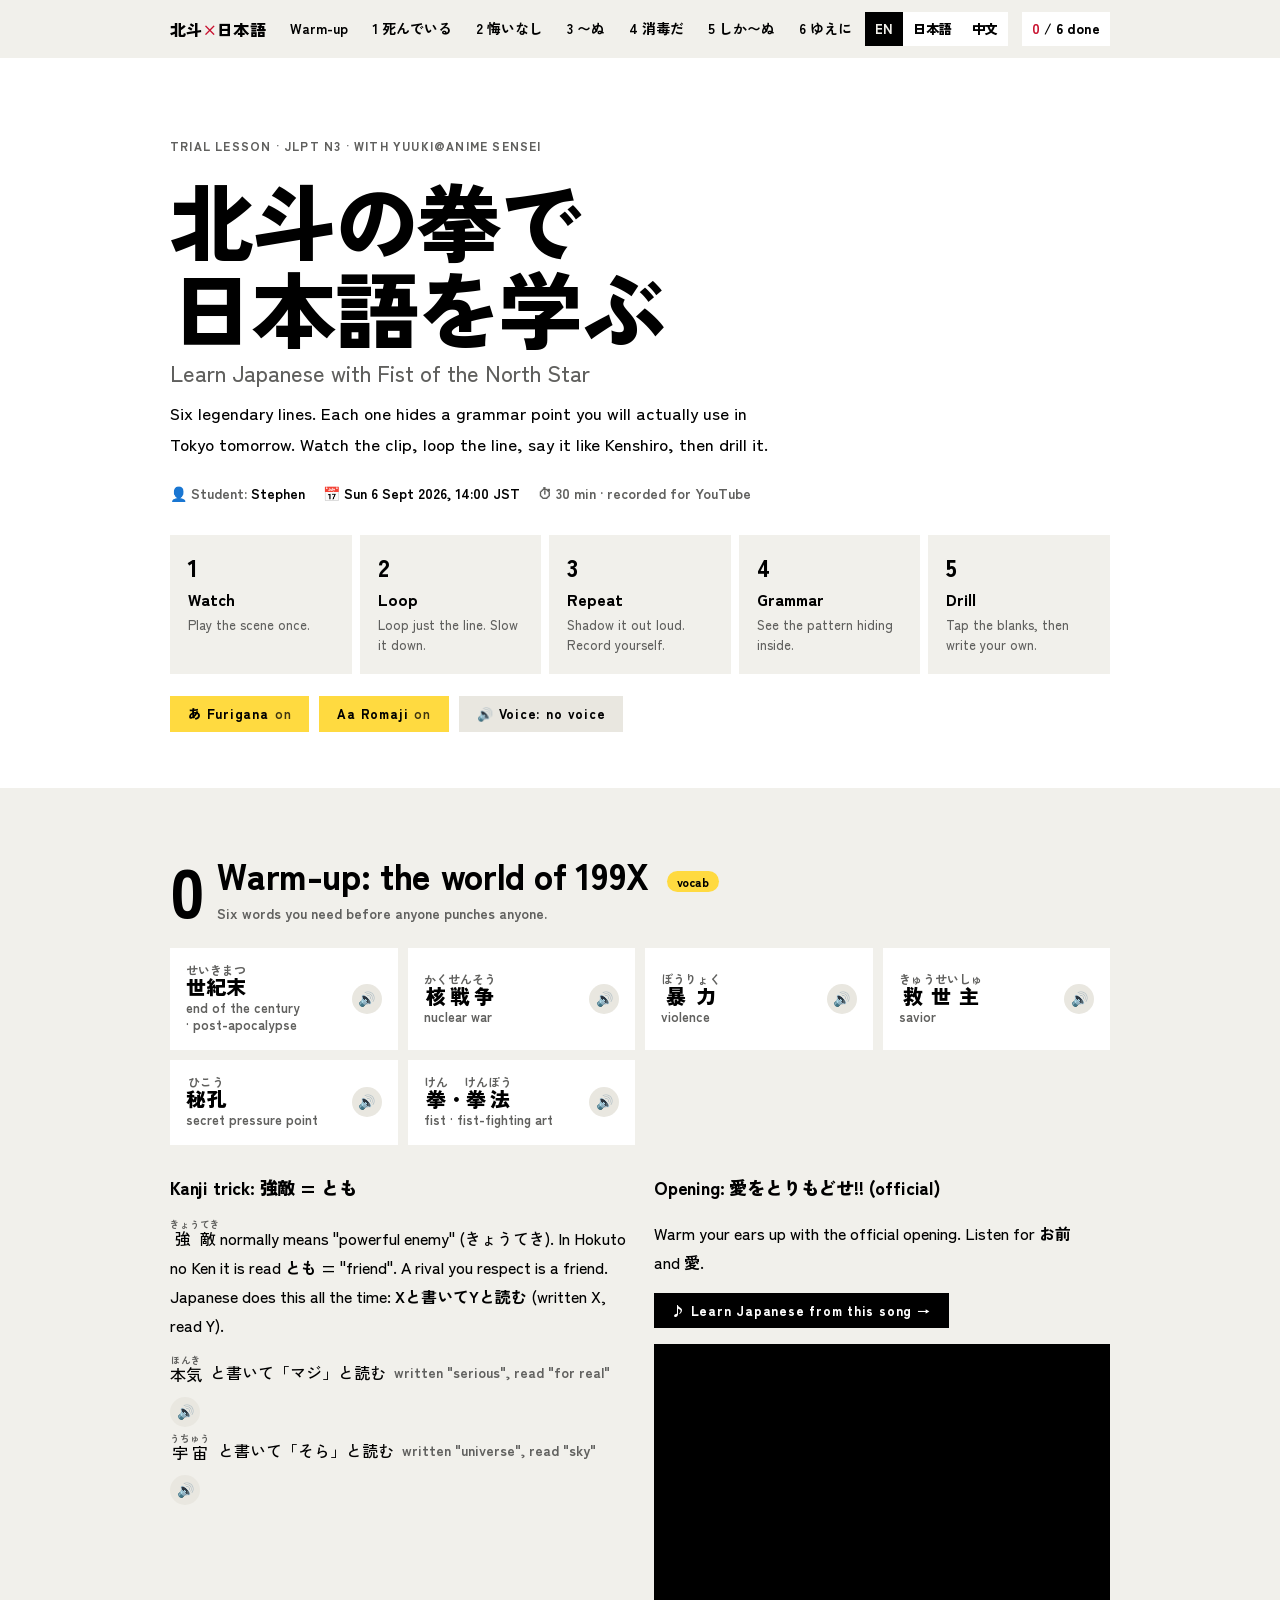
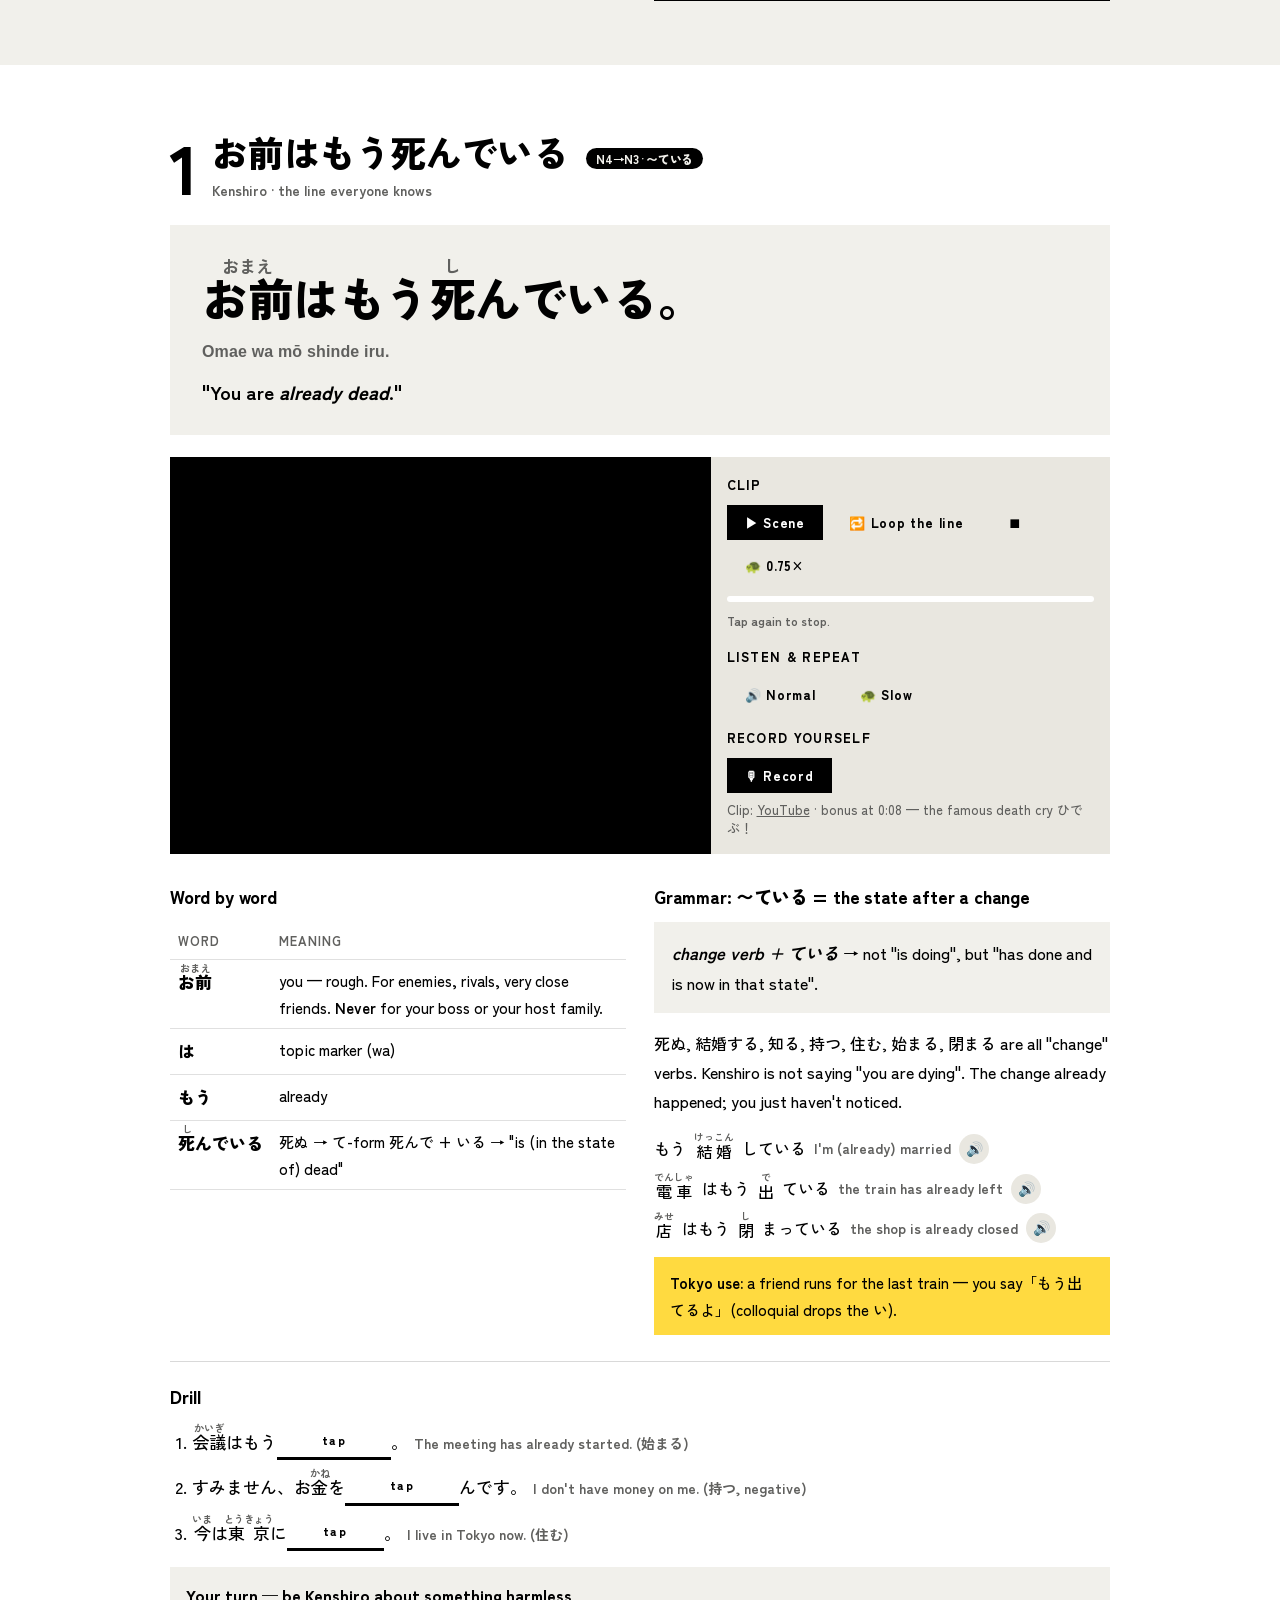
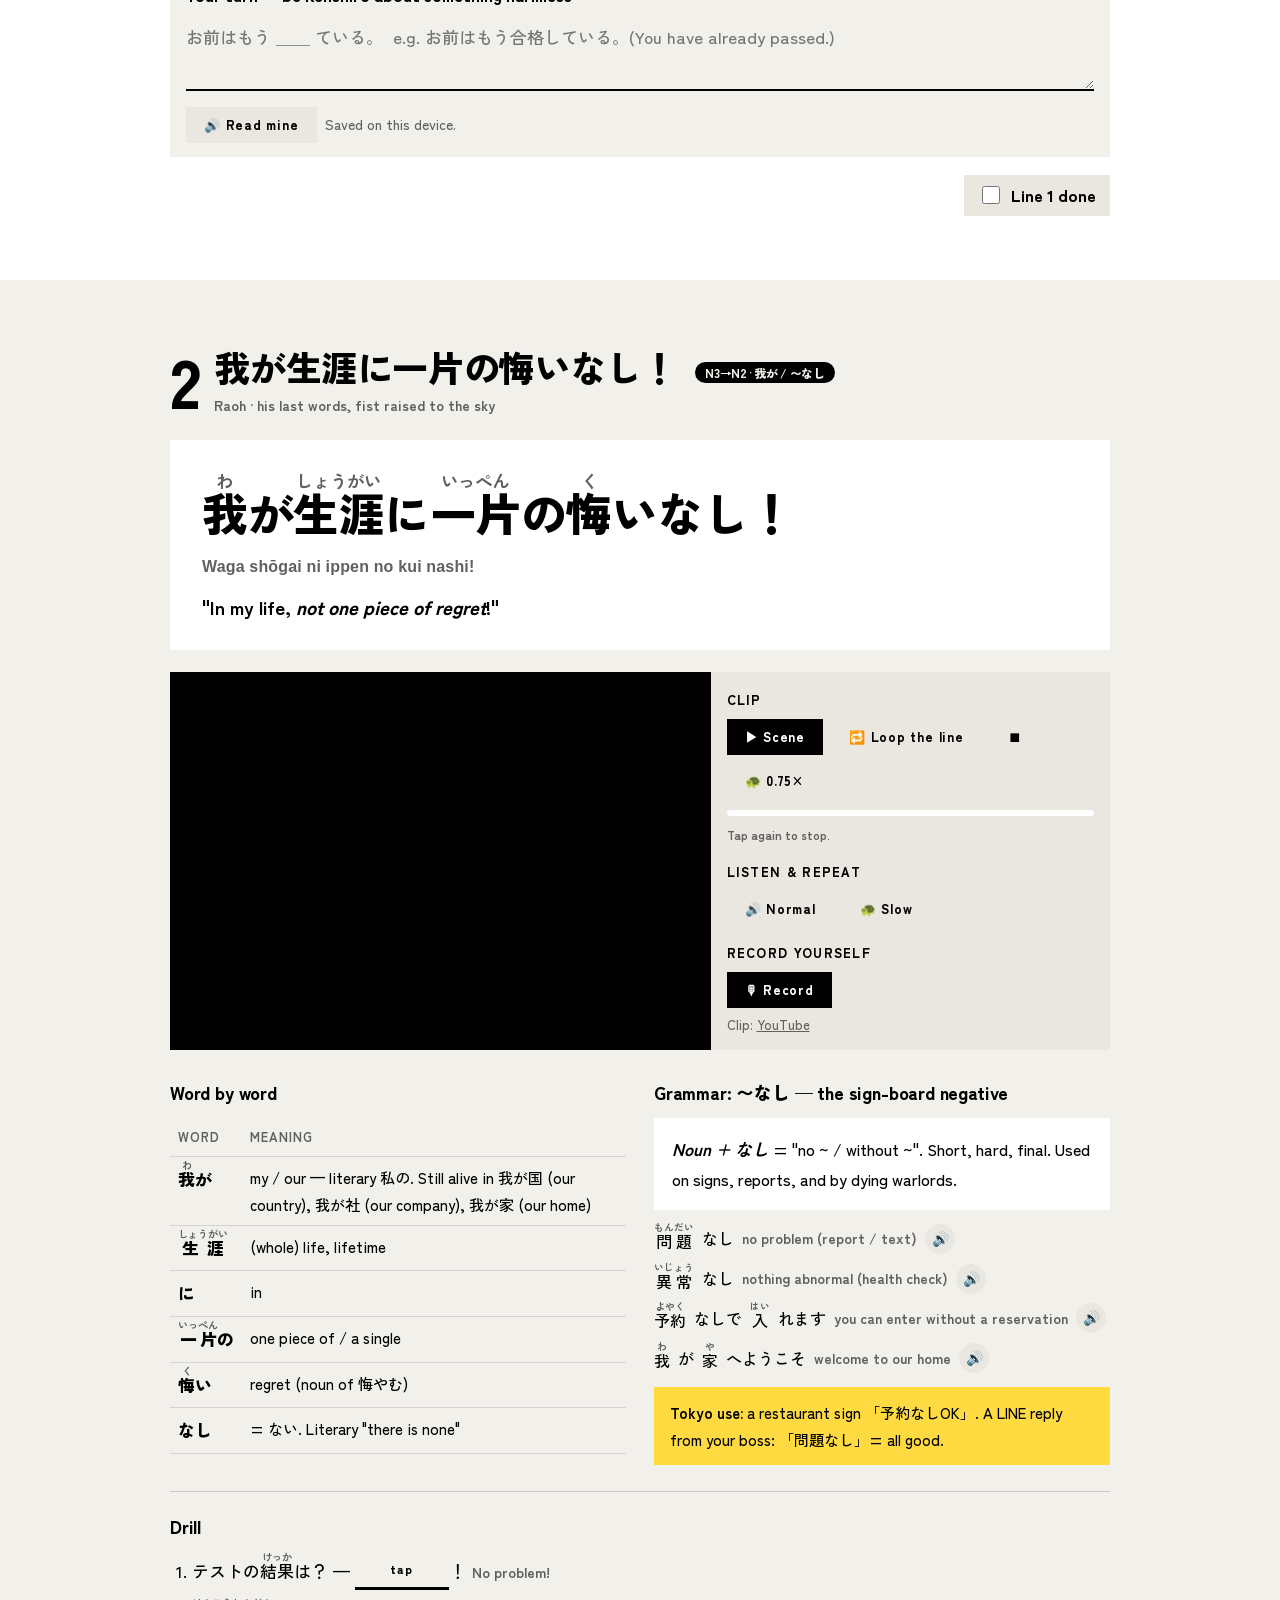
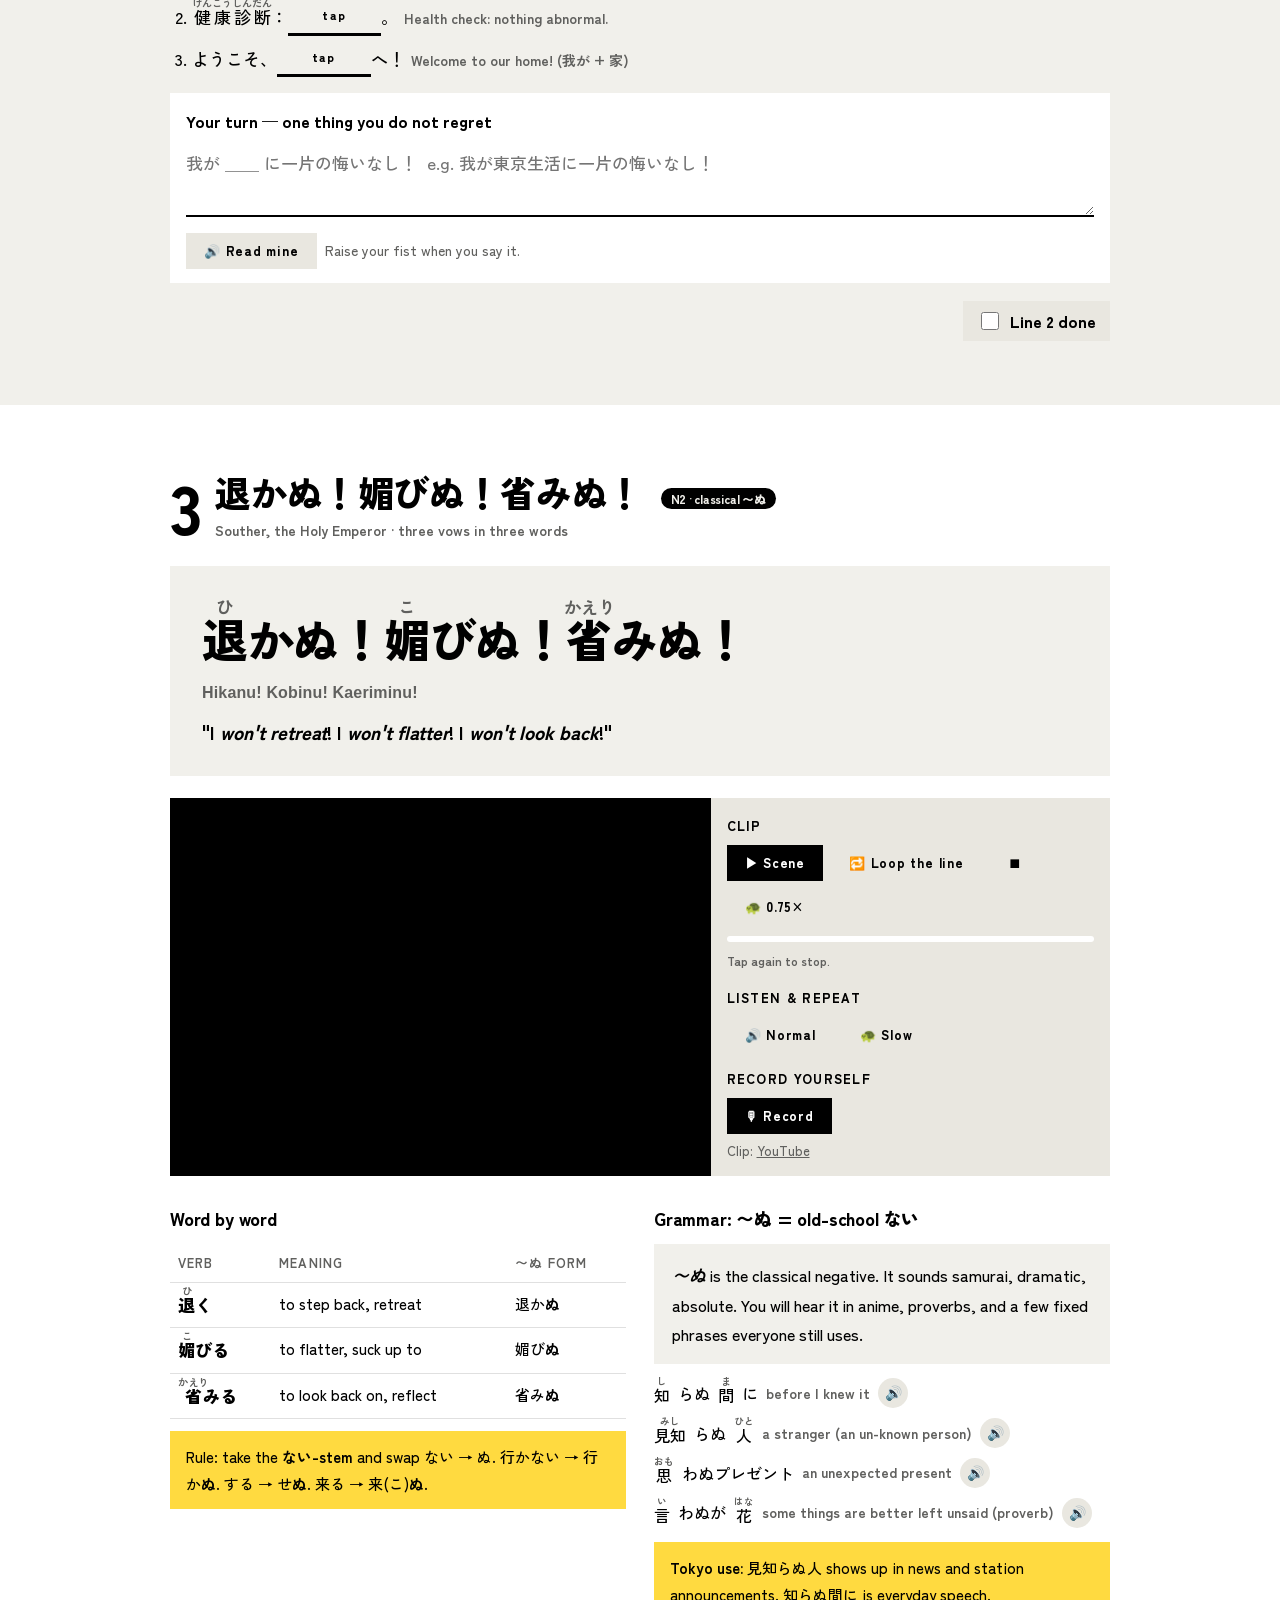
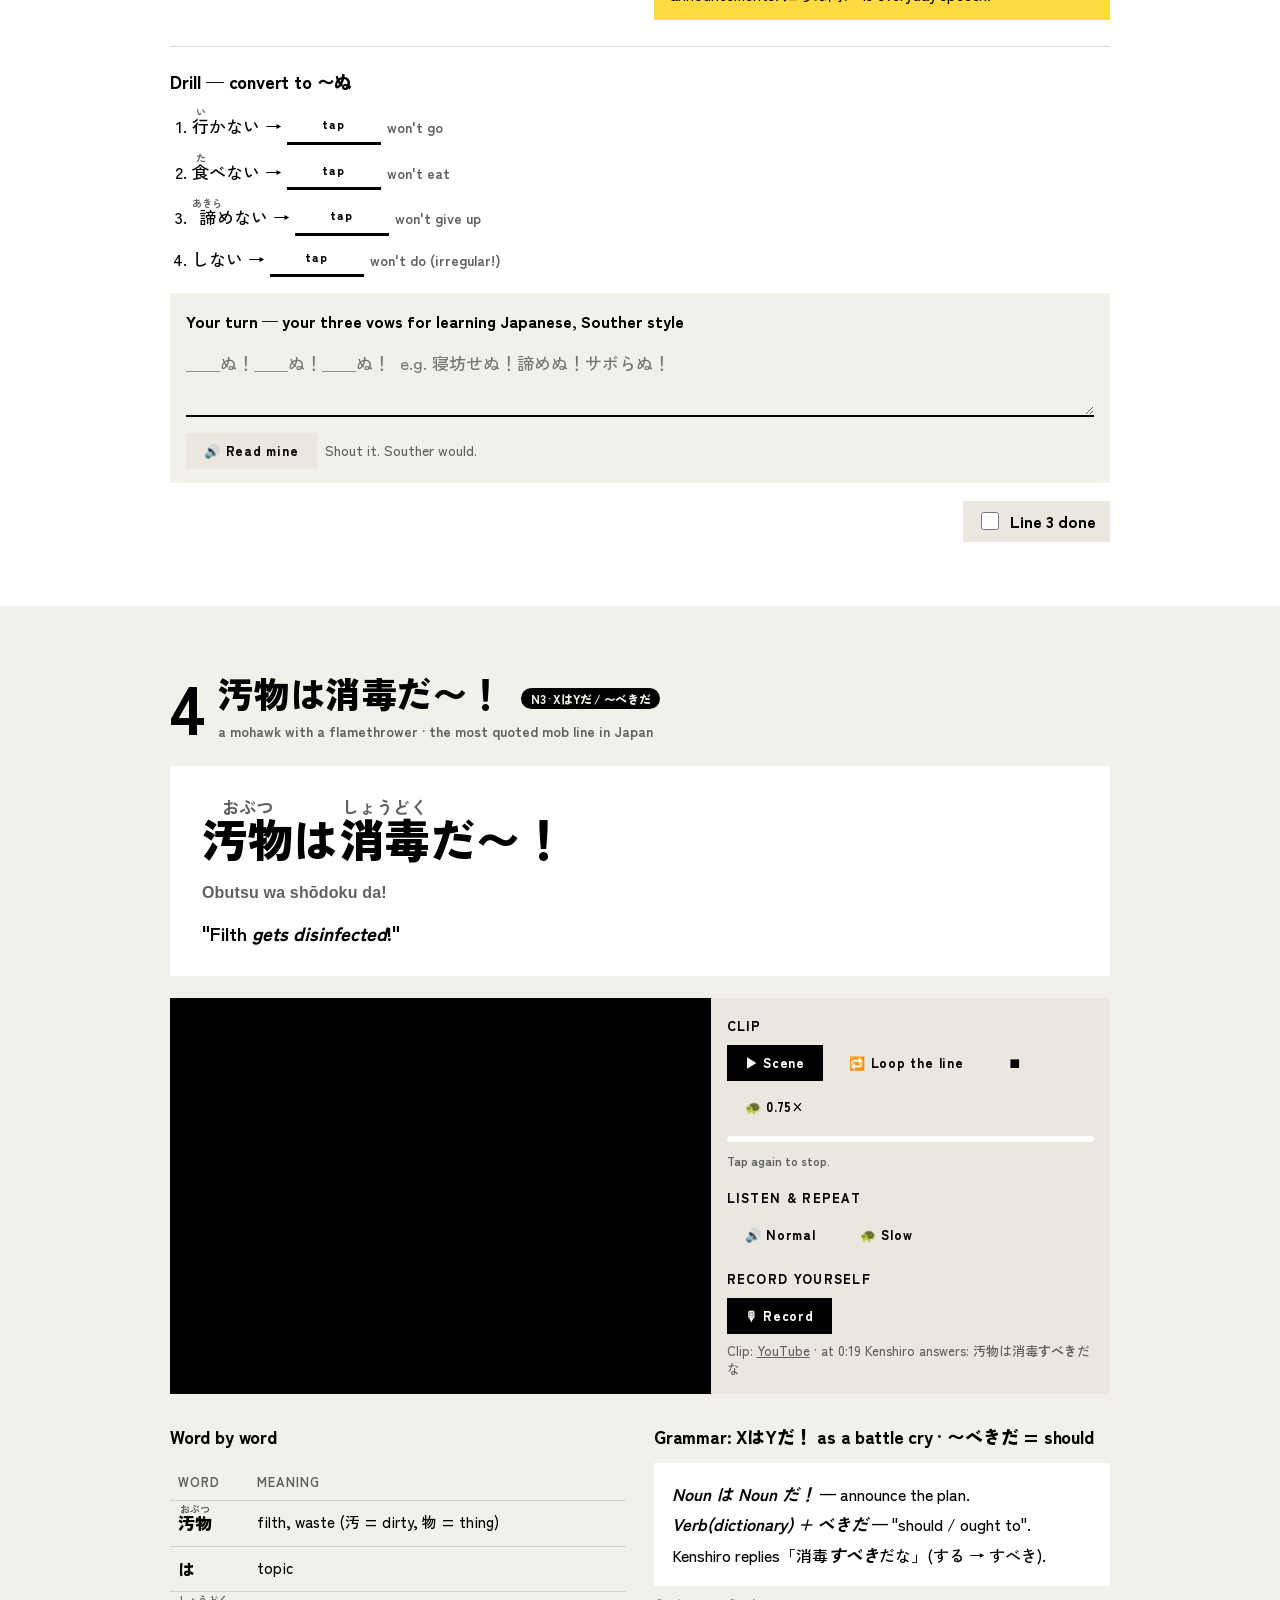
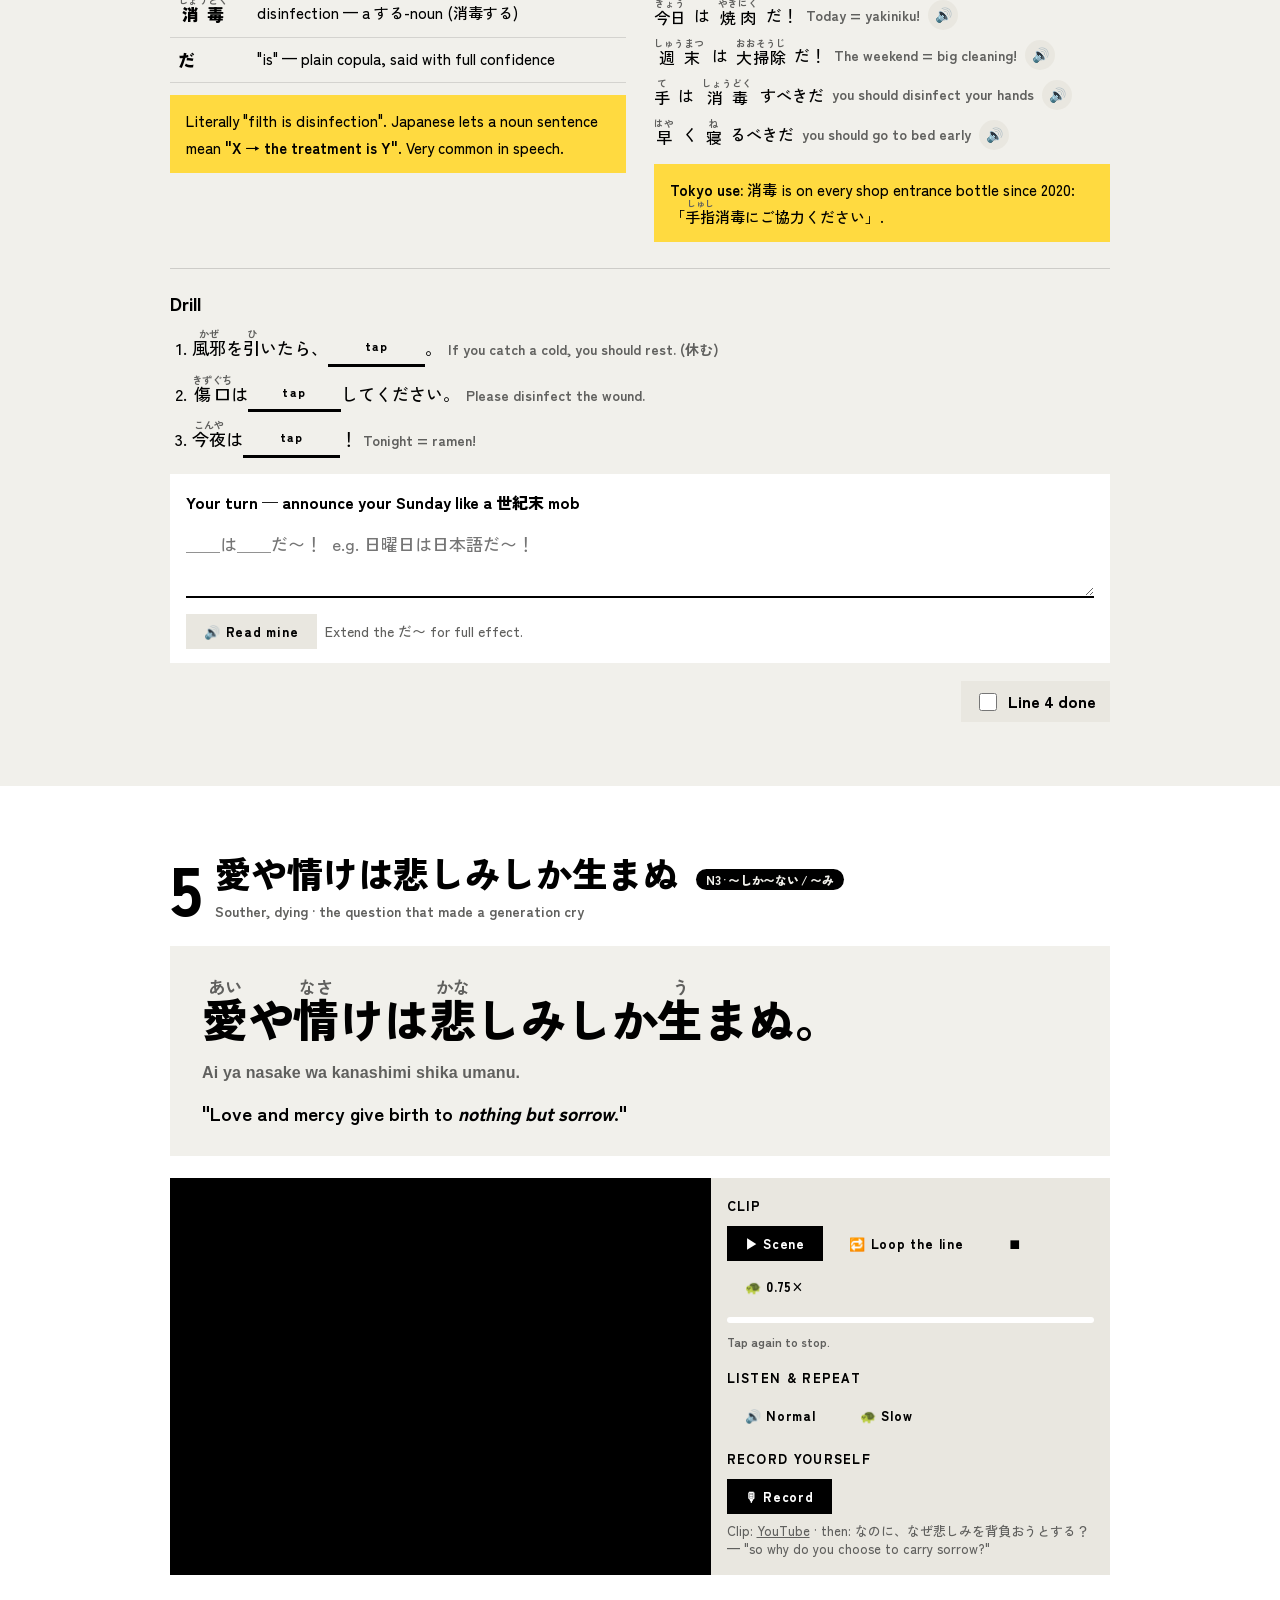
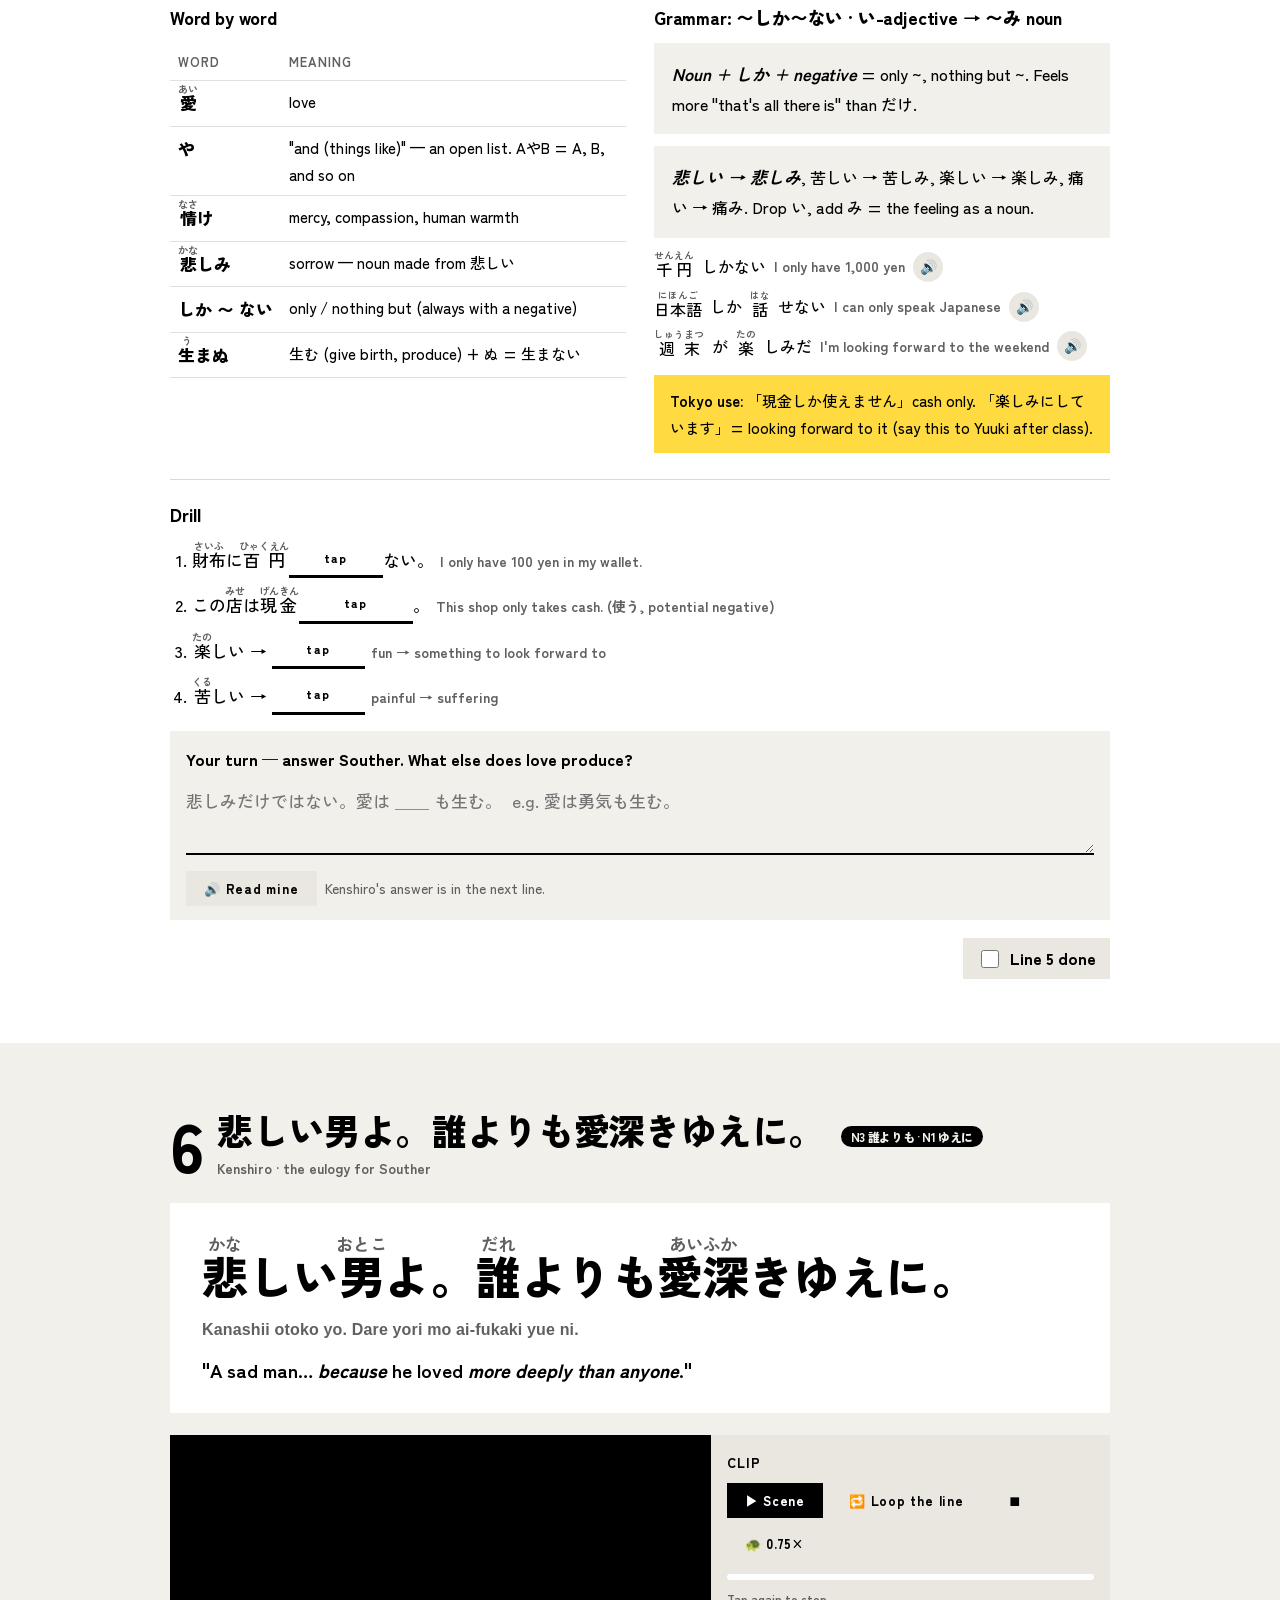
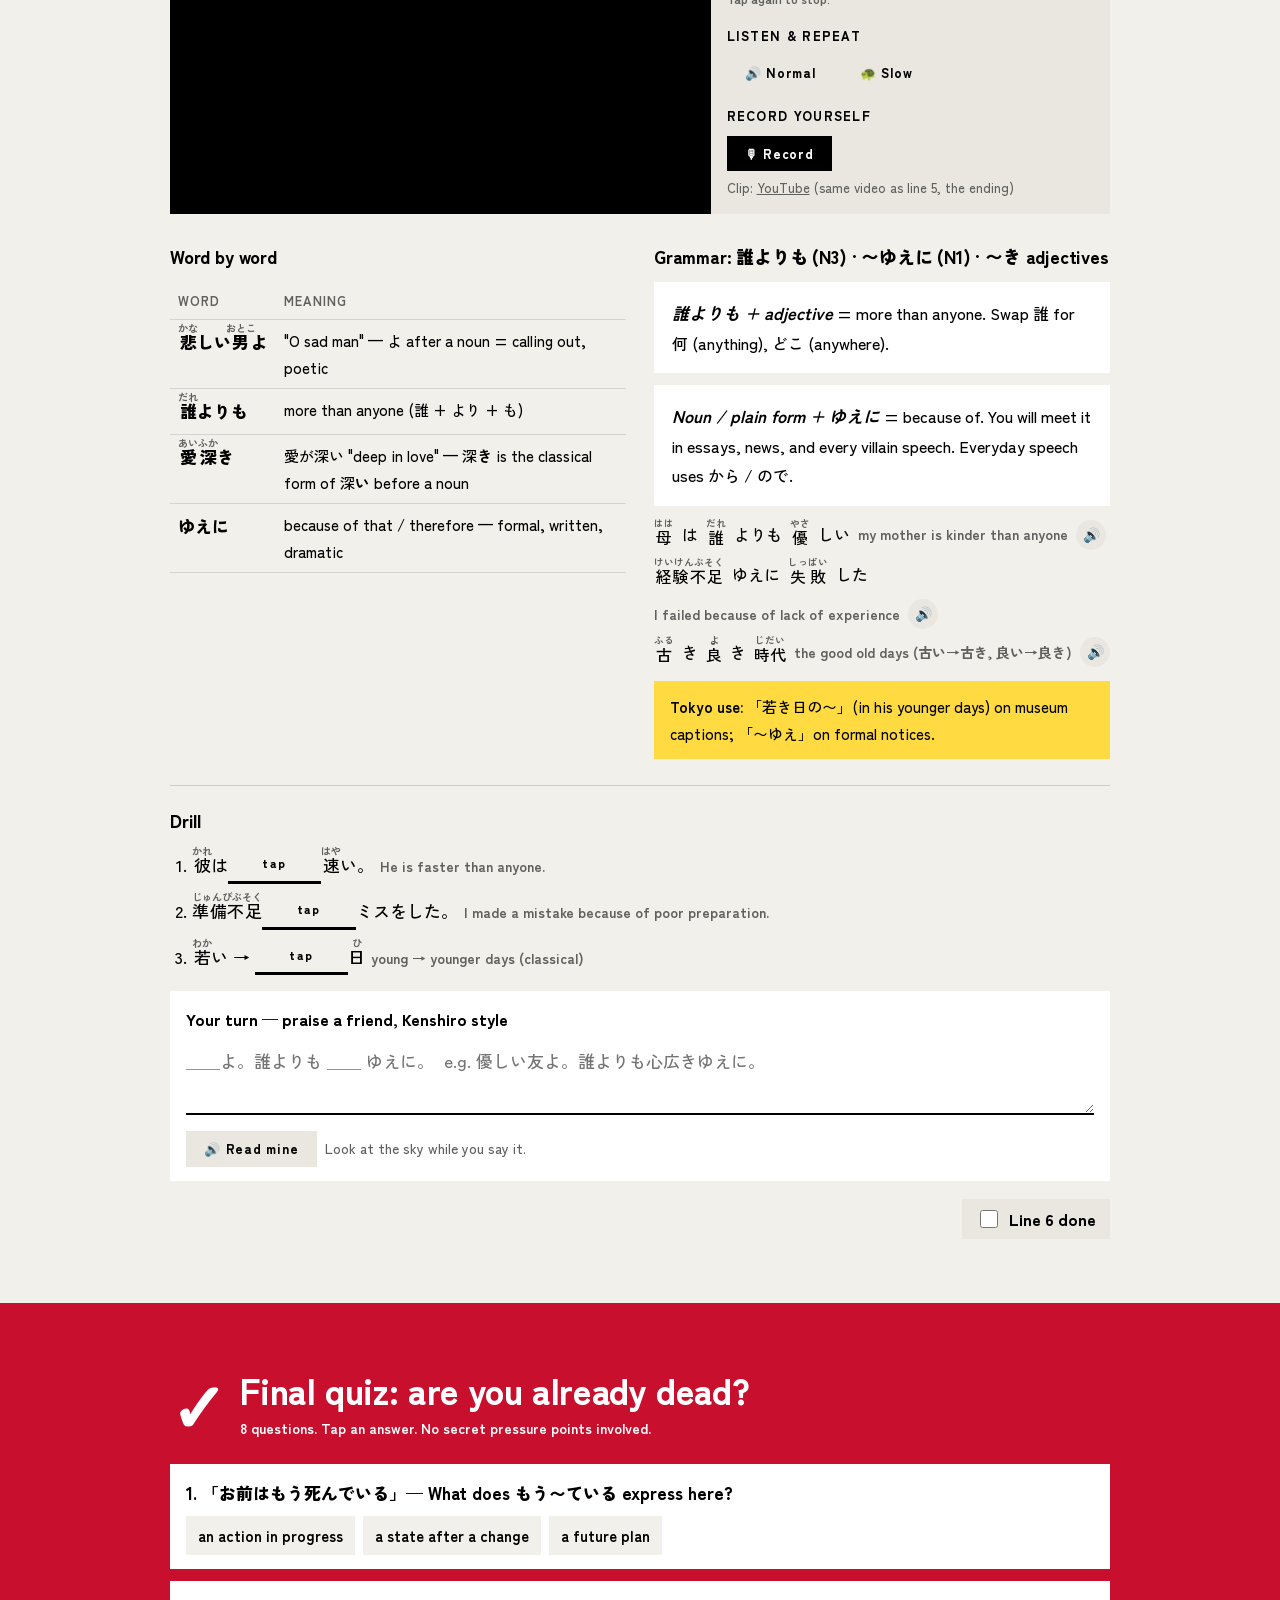
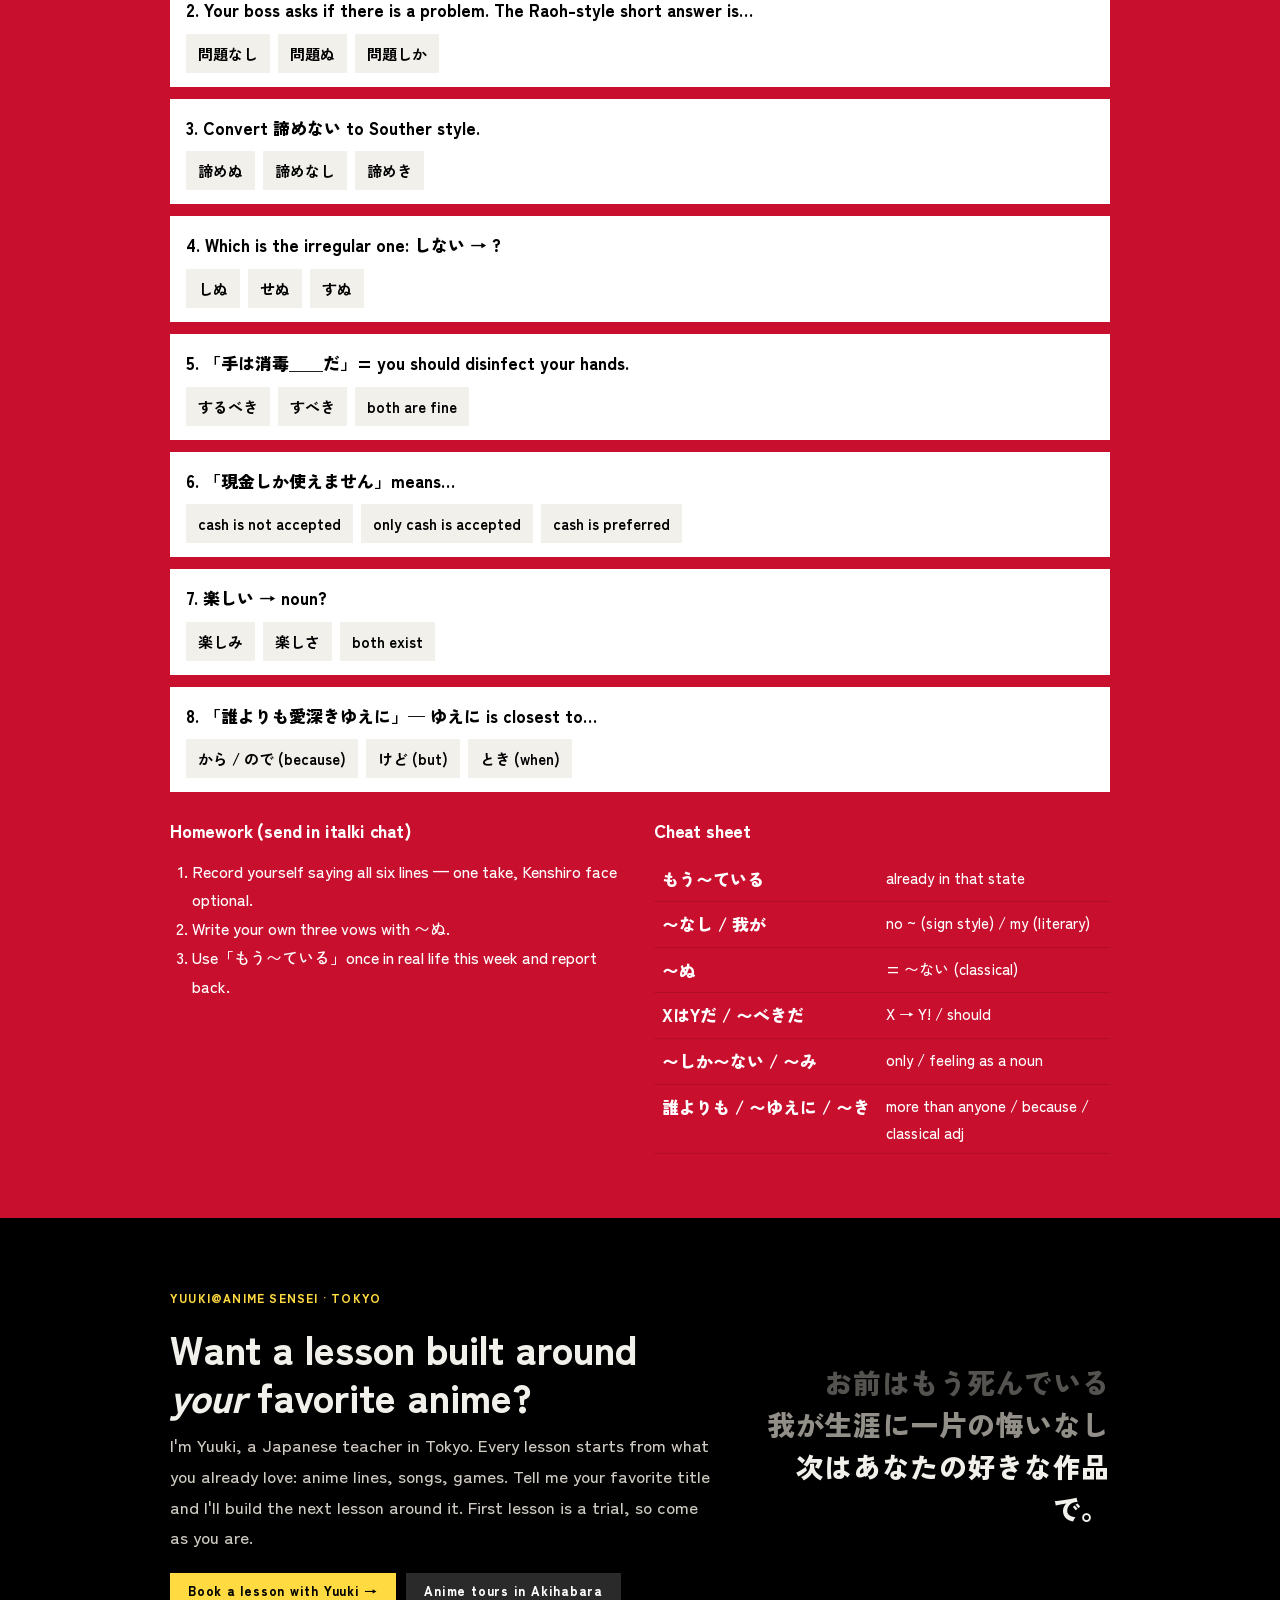
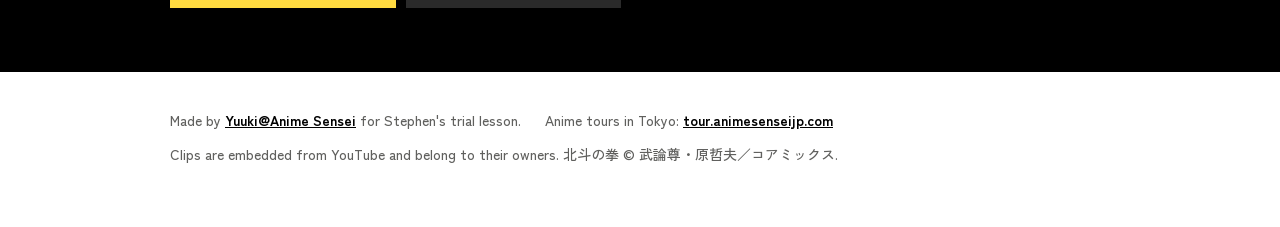
<file: index.html>
<!doctype html>
<html lang="ja" data-motif="b">
<head>
<meta charset="utf-8">
<meta name="viewport" content="width=device-width,initial-scale=1">
<title>北斗の拳で日本語 — Learn Japanese with Fist of the North Star</title>
<meta name="description" content="Trial lesson material by Yuuki@Anime Sensei. Six legendary lines from Fist of the North Star, with looped clips, listen-and-repeat, grammar breakdowns and drills (JLPT N3).">
<link rel="preconnect" href="https://fonts.googleapis.com">
<link rel="preconnect" href="https://fonts.gstatic.com" crossorigin>
<link href="https://fonts.googleapis.com/css2?family=Zen+Kaku+Gothic+New:wght@500;700;900&family=Dela+Gothic+One&display=swap" rel="stylesheet">
<link rel="stylesheet" href="style.css">
<script src="motif.js"></script>
</head>
<body><header class="top">
  <div class="wrap">
    <a class="brand" href="#top">北斗<b>×</b>日本語</a>
    <nav id="nav">
      <a href="#warmup" data-i18n="nav.warmup">Warm-up</a>
      <a href="#l1">1 死んでいる</a>
      <a href="#l2">2 悔いなし</a>
      <a href="#l3">3 〜ぬ</a>
      <a href="#l4">4 消毒だ</a>
      <a href="#l5">5 しか〜ぬ</a>
      <a href="#l6">6 ゆえに</a>
      <a href="#quiz" data-i18n="nav.quiz">Quiz</a>
      <a href="ai/" class="song" data-i18n="nav.song">♪ Song</a>
    </nav>
    <div class="lang" id="lang"><button data-lang="en" class="on">EN</button><button data-lang="ja">日本語</button><button data-lang="zh">中文</button></div>
    <div class="prog" title="Lines you marked as done"><b id="doneN">0</b> / 6 done</div>
  </div>
</header>

<div class="hero" id="top">
  <div class="wrap">
    <span class="eyebrow" data-i18n="hero.eyebrow">Trial Lesson · JLPT N3 · with Yuuki@Anime Sensei</span>
    <h1>北斗の拳で<br/>日本語を学ぶ<span class="en" data-i18n="hero.h1_en">Learn Japanese with Fist of the North Star</span></h1>
    <p class="lead" data-i18n="hero.lead">Six legendary lines. Each one hides a grammar point you will actually use in Tokyo tomorrow. Watch the clip, loop the line, say it like Kenshiro, then drill it.</p>
    <div class="meta">
      <span data-i18n="hero.meta.0">👤 Student: <b>Stephen</b></span>
      <span data-i18n="hero.meta.1">📅 <b>Sun 6 Sept 2026, 14:00 JST</b></span>
      <span data-i18n="hero.meta.2">⏱ 30 min · recorded for YouTube</span>
    </div>
    <div class="howto">
      <div><div class="n">1</div><div class="t" data-i18n="hero.howto.0.t">Watch</div><div class="d" data-i18n="hero.howto.0.d">Play the scene once.</div></div>
      <div><div class="n">2</div><div class="t" data-i18n="hero.howto.1.t">Loop</div><div class="d" data-i18n="hero.howto.1.d">Loop just the line. Slow it down.</div></div>
      <div><div class="n">3</div><div class="t" data-i18n="hero.howto.2.t">Repeat</div><div class="d" data-i18n="hero.howto.2.d">Shadow it out loud. Record yourself.</div></div>
      <div><div class="n">4</div><div class="t" data-i18n="hero.howto.3.t">Grammar</div><div class="d" data-i18n="hero.howto.3.d">See the pattern hiding inside.</div></div>
      <div><div class="n">5</div><div class="t" data-i18n="hero.howto.4.t">Drill</div><div class="d" data-i18n="hero.howto.4.d">Tap the blanks, then write your own.</div></div>
    </div>
    <div class="toggles">
      <button class="btn on" id="tRuby" data-i18n="toggles.ruby">あ Furigana <span class="k">on</span></button>
      <button class="btn on" id="tRomaji" data-i18n="toggles.romaji">Aa Romaji <span class="k">on</span></button>
      <button class="btn" id="tVoice">🔊 Voice: <span id="voiceName">loading…</span></button>
    </div>
  </div>
</div>

<!-- ================= WARM-UP ================= -->
<section id="warmup">
  <div class="wrap">
    <div class="sec-head">
      <div class="num">0</div>
      <div><h2><span data-i18n="warmup.h2">Warm-up: the world of 199X</span> <span class="tag fun" data-i18n="warmup.tag">vocab</span></h2><div class="who" data-i18n="warmup.who">Six words you need before anyone punches anyone.</div></div>
    </div>
    <div class="chips">
      <div class="chip"><div><div class="j"><ruby>世紀末<rt>せいきまつ</rt></ruby></div><div class="e" data-i18n="warmup.chips.0.e">end of the century · post-apocalypse</div></div><button class="spk" data-say="世紀末">🔊</button></div>
      <div class="chip"><div><div class="j"><ruby>核戦争<rt>かくせんそう</rt></ruby></div><div class="e" data-i18n="warmup.chips.1.e">nuclear war</div></div><button class="spk" data-say="核戦争">🔊</button></div>
      <div class="chip"><div><div class="j"><ruby>暴力<rt>ぼうりょく</rt></ruby></div><div class="e" data-i18n="warmup.chips.2.e">violence</div></div><button class="spk" data-say="暴力">🔊</button></div>
      <div class="chip"><div><div class="j"><ruby>救世主<rt>きゅうせいしゅ</rt></ruby></div><div class="e" data-i18n="warmup.chips.3.e">savior</div></div><button class="spk" data-say="救世主">🔊</button></div>
      <div class="chip"><div><div class="j"><ruby>秘孔<rt>ひこう</rt></ruby></div><div class="e" data-i18n="warmup.chips.4.e">secret pressure point</div></div><button class="spk" data-say="秘孔">🔊</button></div>
      <div class="chip"><div><div class="j"><ruby>拳<rt>けん</rt></ruby>・<ruby>拳法<rt>けんぽう</rt></ruby></div><div class="e" data-i18n="warmup.chips.5.e">fist · fist-fighting art</div></div><button class="spk" data-say="拳、拳法">🔊</button></div>
    </div>
    <div class="grid2">
      <div>
        <h3 data-i18n="warmup.cols.0.h">Kanji trick: 強敵 = とも</h3>
        <p data-i18n="warmup.cols.0.p"><ruby>強敵<rt>きょうてき</rt></ruby> normally means "powerful enemy" (きょうてき). In Hokuto no Ken it is read <b>とも</b> = "friend". A rival you respect is a friend. Japanese does this all the time: <b>Xと書いてYと読む</b> (written X, read Y).</p>
        <ul class="ex">
          <li><ruby>本気<rt>ほんき</rt></ruby>と書いて「マジ」と読む <span class="m" data-i18n="warmup.cols.0.examples.0.m">written "serious", read "for real"</span><button class="spk" data-say="本気と書いてマジと読む">🔊</button></li>
          <li><ruby>宇宙<rt>うちゅう</rt></ruby>と書いて「そら」と読む <span class="m" data-i18n="warmup.cols.0.examples.1.m">written "universe", read "sky"</span><button class="spk" data-say="宇宙と書いてそらと読む">🔊</button></li>
        </ul>
      </div>
      <div>
        <h3 data-i18n="warmup.cols.1.h">Opening: 愛をとりもどせ!! (official)</h3>
        <p data-i18n="warmup.cols.1.p">Warm your ears up with the official opening. Listen for <b>お前</b> and <b>愛</b>.</p>
        <p><a class="btn primary" href="ai/" data-i18n="warmup.cols.1.button.text">♪ Learn Japanese from this song →</a></p>
        <div class="panel" style="grid-template-columns:1fr">
          <div class="vid"><div class="yt" id="ytOP"></div></div>
        </div>
      </div>
    </div>
  </div>
</section>
<!-- ================= LINE 1 ================= -->
<section id="l1" class="lesson" data-key="l1">
  <div class="wrap">
    <div class="sec-head">
      <div class="num">1</div>
      <div><h2>お前はもう死んでいる <span class="tag n3" data-i18n="lines.0.tag.text">N4→N3 · 〜ている</span></h2><div class="who" data-i18n="lines.0.who">Kenshiro · the line everyone knows</div></div>
    </div>

    <div class="bubble">
      <p class="jp"><ruby>お前<rt>おまえ</rt></ruby>はもう<ruby>死<rt>し</rt></ruby>んでいる。</p>
      <p class="romaji">Omae wa mō shinde iru.</p>
      <p class="en" data-i18n="lines.0.line.en">"You are <i>already dead</i>."</p>
    </div>

    <div class="panel">
      <div class="vid"><div class="yt" id="yt1"></div></div>
      <div class="ctl" data-player="yt1" data-scene="0.0,11.5" data-line="3.7,6.4">
        <div class="lbl" data-i18n="ui.clip">Clip</div>
        <button class="btn primary act-scene" data-i18n="ui.scene">▶ Scene</button>
        <button class="btn act-loop" data-stop="⏸ Stop loop" data-i18n="ui.loop">🔁 Loop the line</button>
        <button class="btn act-stop">⏹</button>
        <button class="btn sm act-slow" data-i18n="ui.slow">🐢 0.75×</button>
        <div class="loopbar"><i></i></div>
        <span class="loophint" data-i18n="ui.loop_hint">Tap again to stop.</span>
        <div class="lbl" data-i18n="ui.listen">Listen &amp; repeat</div>
        <button class="btn act-say" data-say="お前はもう死んでいる。" data-i18n="ui.normal">🔊 Normal</button>
        <button class="btn act-say-slow" data-say="お前はもう死んでいる。" data-i18n="ui.slowsay">🐢 Slow</button>
        <div class="lbl" data-i18n="ui.record">Record yourself</div>
        <div class="rec"><button class="btn dark act-rec" data-i18n="ui.rec">🎙 Record</button><span class="dot"></span><audio controls class="mine" hidden></audio></div>
        <div class="src" data-i18n="lines.0.clip.src">Clip: <a href="https://youtu.be/4bv6tNtrU4I" rel="noopener" target="_blank">YouTube</a> · bonus at 0:08 — the famous death cry ひでぶ！</div>
      </div>
    </div>

    <div class="grid2">
      <div>
        <h3 data-i18n="lines.0.words.h">Word by word</h3>
        <table>
          <tr><th data-i18n="lines.0.words.head.0">word</th><th data-i18n="lines.0.words.head.1">meaning</th></tr>
          <tr><td class="w"><ruby>お前<rt>おまえ</rt></ruby></td><td data-i18n="lines.0.words.rows.0.1">you — rough. For enemies, rivals, very close friends. <b>Never</b> for your boss or your host family.</td></tr>
          <tr><td class="w">は</td><td data-i18n="lines.0.words.rows.1.1">topic marker (wa)</td></tr>
          <tr><td class="w">もう</td><td data-i18n="lines.0.words.rows.2.1">already</td></tr>
          <tr><td class="w"><ruby>死<rt>し</rt></ruby>んでいる</td><td data-i18n="lines.0.words.rows.3.1">死ぬ → て-form 死んで + いる → "is (in the state of) dead"</td></tr>
        </table>
      </div>
      <div>
        <h3 data-i18n="lines.0.grammar.h">Grammar: 〜ている = the state after a change</h3>
        <div class="gp" data-i18n="lines.0.grammar.gp.0"><b>change verb + ている</b> → not "is doing", but "has done and is now in that state".</div>
        <p data-i18n="lines.0.grammar.p">死ぬ, 結婚する, 知る, 持つ, 住む, 始まる, 閉まる are all "change" verbs. Kenshiro is not saying "you are dying". The change already happened; you just haven't noticed.</p>
        <ul class="ex">
          <li>もう<ruby>結婚<rt>けっこん</rt></ruby>している <span class="m" data-i18n="lines.0.grammar.examples.0.m">I'm (already) married</span><button class="spk" data-say="もう結婚している">🔊</button></li>
          <li><ruby>電車<rt>でんしゃ</rt></ruby>はもう<ruby>出<rt>で</rt></ruby>ている <span class="m" data-i18n="lines.0.grammar.examples.1.m">the train has already left</span><button class="spk" data-say="電車はもう出ている">🔊</button></li>
          <li><ruby>店<rt>みせ</rt></ruby>はもう<ruby>閉<rt>し</rt></ruby>まっている <span class="m" data-i18n="lines.0.grammar.examples.2.m">the shop is already closed</span><button class="spk" data-say="店はもう閉まっている">🔊</button></li>
        </ul>
        <div class="note" data-i18n="lines.0.grammar.note"><b>Tokyo use:</b> a friend runs for the last train — you say「もう出てるよ」(colloquial drops the い).</div>
      </div>
    </div>

    <div class="drill">
      <h3 data-i18n="lines.0.drill.h">Drill</h3>
      <ol>
        <li><ruby>会議<rt>かいぎ</rt></ruby>はもう<button class="blank">始まっている</button>。<span class="m" data-i18n="lines.0.drill.list.0.m">The meeting has already started. (始まる)</span></li>
        <li>すみません、お<ruby>金<rt>かね</rt></ruby>を<button class="blank">持っていない</button>んです。<span class="m" data-i18n="lines.0.drill.list.1.m">I don't have money on me. (持つ, negative)</span></li>
        <li><ruby>今<rt>いま</rt></ruby>は<ruby>東京<rt>とうきょう</rt></ruby>に<button class="blank">住んでいる</button>。<span class="m" data-i18n="lines.0.drill.list.2.m">I live in Tokyo now. (住む)</span></li>
      </ol>
      <div class="yourturn">
        <label data-i18n="lines.0.yourturn.label">Your turn — be Kenshiro about something harmless</label>
        <textarea data-store="yt-l1" data-i18n-ph="lines.0.yourturn.ph" placeholder="お前はもう ＿＿ ている。  e.g. お前はもう合格している。(You have already passed.)"></textarea>
        <div class="row"><button class="btn sm act-say-ta" data-i18n="ui.readmine">🔊 Read mine</button><span class="hint" data-i18n="lines.0.yourturn.hint">Saved on this device.</span></div>
      </div>
      <div class="done"><label><input type="checkbox" class="doneBox"> <span data-i18n="lines.0.done">Line 1 done</span></label></div>
    </div>
  </div>
</section>
<!-- ================= LINE 2 ================= -->
<section id="l2" class="lesson" data-key="l2">
  <div class="wrap">
    <div class="sec-head">
      <div class="num">2</div>
      <div><h2>我が生涯に一片の悔いなし！ <span class="tag n2" data-i18n="lines.1.tag.text">N3→N2 · 我が / 〜なし</span></h2><div class="who" data-i18n="lines.1.who">Raoh · his last words, fist raised to the sky</div></div>
    </div>

    <div class="bubble">
      <p class="jp"><ruby>我<rt>わ</rt></ruby>が<ruby>生涯<rt>しょうがい</rt></ruby>に<ruby>一片<rt>いっぺん</rt></ruby>の<ruby>悔<rt>く</rt></ruby>いなし！</p>
      <p class="romaji">Waga shōgai ni ippen no kui nashi!</p>
      <p class="en" data-i18n="lines.1.line.en">"In my life, <i>not one piece of regret</i>!"</p>
    </div>

    <div class="panel">
      <div class="vid"><div class="yt" id="yt2"></div></div>
      <div class="ctl" data-player="yt2" data-scene="0.0,27.0" data-line="0.0,6.2">
        <div class="lbl" data-i18n="ui.clip">Clip</div>
        <button class="btn primary act-scene" data-i18n="ui.scene">▶ Scene</button>
        <button class="btn act-loop" data-stop="⏸ Stop loop" data-i18n="ui.loop">🔁 Loop the line</button>
        <button class="btn act-stop">⏹</button>
        <button class="btn sm act-slow" data-i18n="ui.slow">🐢 0.75×</button>
        <div class="loopbar"><i></i></div>
        <span class="loophint" data-i18n="ui.loop_hint">Tap again to stop.</span>
        <div class="lbl" data-i18n="ui.listen">Listen &amp; repeat</div>
        <button class="btn act-say" data-say="我が生涯に一片の悔いなし！" data-i18n="ui.normal">🔊 Normal</button>
        <button class="btn act-say-slow" data-say="我が生涯に一片の悔いなし！" data-i18n="ui.slowsay">🐢 Slow</button>
        <div class="lbl" data-i18n="ui.record">Record yourself</div>
        <div class="rec"><button class="btn dark act-rec" data-i18n="ui.rec">🎙 Record</button><span class="dot"></span><audio controls class="mine" hidden></audio></div>
        <div class="src" data-i18n="lines.1.clip.src">Clip: <a href="https://youtu.be/jiKRr4vYUyw" rel="noopener" target="_blank">YouTube</a></div>
      </div>
    </div>

    <div class="grid2">
      <div>
        <h3 data-i18n="lines.1.words.h">Word by word</h3>
        <table>
          <tr><th data-i18n="lines.1.words.head.0">word</th><th data-i18n="lines.1.words.head.1">meaning</th></tr>
          <tr><td class="w"><ruby>我<rt>わ</rt></ruby>が</td><td data-i18n="lines.1.words.rows.0.1">my / our — literary 私の. Still alive in 我が国 (our country), 我が社 (our company), 我が家 (our home)</td></tr>
          <tr><td class="w"><ruby>生涯<rt>しょうがい</rt></ruby></td><td data-i18n="lines.1.words.rows.1.1">(whole) life, lifetime</td></tr>
          <tr><td class="w">に</td><td data-i18n="lines.1.words.rows.2.1">in</td></tr>
          <tr><td class="w"><ruby>一片<rt>いっぺん</rt></ruby>の</td><td data-i18n="lines.1.words.rows.3.1">one piece of / a single</td></tr>
          <tr><td class="w"><ruby>悔<rt>く</rt></ruby>い</td><td data-i18n="lines.1.words.rows.4.1">regret (noun of 悔やむ)</td></tr>
          <tr><td class="w">なし</td><td data-i18n="lines.1.words.rows.5.1">= ない. Literary "there is none"</td></tr>
        </table>
      </div>
      <div>
        <h3 data-i18n="lines.1.grammar.h">Grammar: 〜なし — the sign-board negative</h3>
        <div class="gp" data-i18n="lines.1.grammar.gp.0"><b>Noun + なし</b> = "no ~ / without ~". Short, hard, final. Used on signs, reports, and by dying warlords.</div>
        <ul class="ex">
          <li><ruby>問題<rt>もんだい</rt></ruby>なし <span class="m" data-i18n="lines.1.grammar.examples.0.m">no problem (report / text)</span><button class="spk" data-say="問題なし">🔊</button></li>
          <li><ruby>異常<rt>いじょう</rt></ruby>なし <span class="m" data-i18n="lines.1.grammar.examples.1.m">nothing abnormal (health check)</span><button class="spk" data-say="異常なし">🔊</button></li>
          <li><ruby>予約<rt>よやく</rt></ruby>なしで<ruby>入<rt>はい</rt></ruby>れます <span class="m" data-i18n="lines.1.grammar.examples.2.m">you can enter without a reservation</span><button class="spk" data-say="予約なしで入れます">🔊</button></li>
          <li><ruby>我<rt>わ</rt></ruby>が<ruby>家<rt>や</rt></ruby>へようこそ <span class="m" data-i18n="lines.1.grammar.examples.3.m">welcome to our home</span><button class="spk" data-say="我が家へようこそ">🔊</button></li>
        </ul>
        <div class="note" data-i18n="lines.1.grammar.note"><b>Tokyo use:</b> a restaurant sign 「予約なしOK」. A LINE reply from your boss: 「問題なし」= all good.</div>
      </div>
    </div>

    <div class="drill">
      <h3 data-i18n="lines.1.drill.h">Drill</h3>
      <ol>
        <li>テストの<ruby>結果<rt>けっか</rt></ruby>は？ — <button class="blank">問題なし</button>！<span class="m" data-i18n="lines.1.drill.list.0.m">No problem!</span></li>
        <li><ruby>健康診断<rt>けんこうしんだん</rt></ruby>：<button class="blank">異常なし</button>。<span class="m" data-i18n="lines.1.drill.list.1.m">Health check: nothing abnormal.</span></li>
        <li>ようこそ、<button class="blank">我が家</button>へ！<span class="m" data-i18n="lines.1.drill.list.2.m">Welcome to our home! (我が + 家)</span></li>
      </ol>
      <div class="yourturn">
        <label data-i18n="lines.1.yourturn.label">Your turn — one thing you do not regret</label>
        <textarea data-store="yt-l2" data-i18n-ph="lines.1.yourturn.ph" placeholder="我が ＿＿ に一片の悔いなし！  e.g. 我が東京生活に一片の悔いなし！"></textarea>
        <div class="row"><button class="btn sm act-say-ta" data-i18n="ui.readmine">🔊 Read mine</button><span class="hint" data-i18n="lines.1.yourturn.hint">Raise your fist when you say it.</span></div>
      </div>
      <div class="done"><label><input type="checkbox" class="doneBox"> <span data-i18n="lines.1.done">Line 2 done</span></label></div>
    </div>
  </div>
</section>
<!-- ================= LINE 3 ================= -->
<section id="l3" class="lesson" data-key="l3">
  <div class="wrap">
    <div class="sec-head">
      <div class="num">3</div>
      <div><h2>退かぬ！媚びぬ！省みぬ！ <span class="tag n2" data-i18n="lines.2.tag.text">N2 · classical 〜ぬ</span></h2><div class="who" data-i18n="lines.2.who">Souther, the Holy Emperor · three vows in three words</div></div>
    </div>

    <div class="bubble">
      <p class="jp"><ruby>退<rt>ひ</rt></ruby>かぬ！<ruby>媚<rt>こ</rt></ruby>びぬ！<ruby>省<rt>かえり</rt></ruby>みぬ！</p>
      <p class="romaji">Hikanu! Kobinu! Kaeriminu!</p>
      <p class="en" data-i18n="lines.2.line.en">"I <i>won't retreat</i>! I <i>won't flatter</i>! I <i>won't look back</i>!"</p>
    </div>

    <div class="panel">
      <div class="vid"><div class="yt" id="yt3"></div></div>
      <div class="ctl" data-player="yt3" data-scene="0.0,13.0" data-line="4.6,9.3">
        <div class="lbl" data-i18n="ui.clip">Clip</div>
        <button class="btn primary act-scene" data-i18n="ui.scene">▶ Scene</button>
        <button class="btn act-loop" data-stop="⏸ Stop loop" data-i18n="ui.loop">🔁 Loop the line</button>
        <button class="btn act-stop">⏹</button>
        <button class="btn sm act-slow" data-i18n="ui.slow">🐢 0.75×</button>
        <div class="loopbar"><i></i></div>
        <span class="loophint" data-i18n="ui.loop_hint">Tap again to stop.</span>
        <div class="lbl" data-i18n="ui.listen">Listen &amp; repeat</div>
        <button class="btn act-say" data-say="退かぬ！媚びぬ！省みぬ！" data-i18n="ui.normal">🔊 Normal</button>
        <button class="btn act-say-slow" data-say="退かぬ！媚びぬ！省みぬ！" data-i18n="ui.slowsay">🐢 Slow</button>
        <div class="lbl" data-i18n="ui.record">Record yourself</div>
        <div class="rec"><button class="btn dark act-rec" data-i18n="ui.rec">🎙 Record</button><span class="dot"></span><audio controls class="mine" hidden></audio></div>
        <div class="src" data-i18n="lines.2.clip.src">Clip: <a href="https://youtu.be/3XY6neA11eI" rel="noopener" target="_blank">YouTube</a></div>
      </div>
    </div>

    <div class="grid2">
      <div>
        <h3 data-i18n="lines.2.words.h">Word by word</h3>
        <table>
          <tr><th data-i18n="lines.2.words.head.0">verb</th><th data-i18n="lines.2.words.head.1">meaning</th><th data-i18n="lines.2.words.head.2">〜ぬ form</th></tr>
          <tr><td class="w"><ruby>退<rt>ひ</rt></ruby>く</td><td data-i18n="lines.2.words.rows.0.1">to step back, retreat</td><td data-i18n="lines.2.words.rows.0.2">退か<b>ぬ</b></td></tr>
          <tr><td class="w"><ruby>媚<rt>こ</rt></ruby>びる</td><td data-i18n="lines.2.words.rows.1.1">to flatter, suck up to</td><td data-i18n="lines.2.words.rows.1.2">媚び<b>ぬ</b></td></tr>
          <tr><td class="w"><ruby>省<rt>かえり</rt></ruby>みる</td><td data-i18n="lines.2.words.rows.2.1">to look back on, reflect</td><td data-i18n="lines.2.words.rows.2.2">省み<b>ぬ</b></td></tr>
        </table>
        <div class="note" data-i18n="lines.2.words.note">Rule: take the <b>ない-stem</b> and swap ない → ぬ. 行かない → 行か<b>ぬ</b>. する → せ<b>ぬ</b>. 来る → 来(こ)<b>ぬ</b>.</div>
      </div>
      <div>
        <h3 data-i18n="lines.2.grammar.h">Grammar: 〜ぬ = old-school ない</h3>
        <div class="gp" data-i18n="lines.2.grammar.gp.0"><b>〜ぬ</b> is the classical negative. It sounds samurai, dramatic, absolute. You will hear it in anime, proverbs, and a few fixed phrases everyone still uses.</div>
        <ul class="ex">
          <li><ruby>知<rt>し</rt></ruby>らぬ<ruby>間<rt>ま</rt></ruby>に <span class="m" data-i18n="lines.2.grammar.examples.0.m">before I knew it</span><button class="spk" data-say="知らぬ間に">🔊</button></li>
          <li><ruby>見知<rt>みし</rt></ruby>らぬ<ruby>人<rt>ひと</rt></ruby> <span class="m" data-i18n="lines.2.grammar.examples.1.m">a stranger (an un-known person)</span><button class="spk" data-say="見知らぬ人">🔊</button></li>
          <li><ruby>思<rt>おも</rt></ruby>わぬプレゼント <span class="m" data-i18n="lines.2.grammar.examples.2.m">an unexpected present</span><button class="spk" data-say="思わぬプレゼント">🔊</button></li>
          <li><ruby>言<rt>い</rt></ruby>わぬが<ruby>花<rt>はな</rt></ruby> <span class="m" data-i18n="lines.2.grammar.examples.3.m">some things are better left unsaid (proverb)</span><button class="spk" data-say="言わぬが花">🔊</button></li>
        </ul>
        <div class="note" data-i18n="lines.2.grammar.note"><b>Tokyo use:</b> 見知らぬ人 shows up in news and station announcements. 知らぬ間に is everyday speech.</div>
      </div>
    </div>

    <div class="drill">
      <h3 data-i18n="lines.2.drill.h">Drill — convert to 〜ぬ</h3>
      <ol>
        <li><ruby>行<rt>い</rt></ruby>かない → <button class="blank">行かぬ</button><span class="m" data-i18n="lines.2.drill.list.0.m">won't go</span></li>
        <li><ruby>食<rt>た</rt></ruby>べない → <button class="blank">食べぬ</button><span class="m" data-i18n="lines.2.drill.list.1.m">won't eat</span></li>
        <li><ruby>諦<rt>あきら</rt></ruby>めない → <button class="blank">諦めぬ</button><span class="m" data-i18n="lines.2.drill.list.2.m">won't give up</span></li>
        <li>しない → <button class="blank">せぬ</button><span class="m" data-i18n="lines.2.drill.list.3.m">won't do (irregular!)</span></li>
      </ol>
      <div class="yourturn">
        <label data-i18n="lines.2.yourturn.label">Your turn — your three vows for learning Japanese, Souther style</label>
        <textarea data-store="yt-l3" data-i18n-ph="lines.2.yourturn.ph" placeholder="＿＿ぬ！＿＿ぬ！＿＿ぬ！  e.g. 寝坊せぬ！諦めぬ！サボらぬ！"></textarea>
        <div class="row"><button class="btn sm act-say-ta" data-i18n="ui.readmine">🔊 Read mine</button><span class="hint" data-i18n="lines.2.yourturn.hint">Shout it. Souther would.</span></div>
      </div>
      <div class="done"><label><input type="checkbox" class="doneBox"> <span data-i18n="lines.2.done">Line 3 done</span></label></div>
    </div>
  </div>
</section>
<!-- ================= LINE 4 ================= -->
<section id="l4" class="lesson" data-key="l4">
  <div class="wrap">
    <div class="sec-head">
      <div class="num">4</div>
      <div><h2>汚物は消毒だ〜！ <span class="tag n3" data-i18n="lines.3.tag.text">N3 · XはYだ / 〜べきだ</span></h2><div class="who" data-i18n="lines.3.who">a mohawk with a flamethrower · the most quoted mob line in Japan</div></div>
    </div>

    <div class="bubble">
      <p class="jp"><ruby>汚物<rt>おぶつ</rt></ruby>は<ruby>消毒<rt>しょうどく</rt></ruby>だ〜！</p>
      <p class="romaji">Obutsu wa shōdoku da!</p>
      <p class="en" data-i18n="lines.3.line.en">"Filth <i>gets disinfected</i>!"</p>
    </div>

    <div class="panel">
      <div class="vid"><div class="yt" id="yt4"></div></div>
      <div class="ctl" data-player="yt4" data-scene="0.0,22.0" data-line="2.7,5.3">
        <div class="lbl" data-i18n="ui.clip">Clip</div>
        <button class="btn primary act-scene" data-i18n="ui.scene">▶ Scene</button>
        <button class="btn act-loop" data-stop="⏸ Stop loop" data-i18n="ui.loop">🔁 Loop the line</button>
        <button class="btn act-stop">⏹</button>
        <button class="btn sm act-slow" data-i18n="ui.slow">🐢 0.75×</button>
        <div class="loopbar"><i></i></div>
        <span class="loophint" data-i18n="ui.loop_hint">Tap again to stop.</span>
        <div class="lbl" data-i18n="ui.listen">Listen &amp; repeat</div>
        <button class="btn act-say" data-say="汚物は消毒だ！" data-i18n="ui.normal">🔊 Normal</button>
        <button class="btn act-say-slow" data-say="汚物は消毒だ！" data-i18n="ui.slowsay">🐢 Slow</button>
        <div class="lbl" data-i18n="ui.record">Record yourself</div>
        <div class="rec"><button class="btn dark act-rec" data-i18n="ui.rec">🎙 Record</button><span class="dot"></span><audio controls class="mine" hidden></audio></div>
        <div class="src" data-i18n="lines.3.clip.src">Clip: <a href="https://youtu.be/5N9ibJg2T18" rel="noopener" target="_blank">YouTube</a> · at 0:19 Kenshiro answers: 汚物は消毒<b>すべき</b>だな</div>
      </div>
    </div>

    <div class="grid2">
      <div>
        <h3 data-i18n="lines.3.words.h">Word by word</h3>
        <table>
          <tr><th data-i18n="lines.3.words.head.0">word</th><th data-i18n="lines.3.words.head.1">meaning</th></tr>
          <tr><td class="w"><ruby>汚物<rt>おぶつ</rt></ruby></td><td data-i18n="lines.3.words.rows.0.1">filth, waste (汚 = dirty, 物 = thing)</td></tr>
          <tr><td class="w">は</td><td data-i18n="lines.3.words.rows.1.1">topic</td></tr>
          <tr><td class="w"><ruby>消毒<rt>しょうどく</rt></ruby></td><td data-i18n="lines.3.words.rows.2.1">disinfection — a する-noun (消毒する)</td></tr>
          <tr><td class="w">だ</td><td data-i18n="lines.3.words.rows.3.1">"is" — plain copula, said with full confidence</td></tr>
        </table>
        <div class="note" data-i18n="lines.3.words.note">Literally "filth is disinfection". Japanese lets a noun sentence mean <b>"X → the treatment is Y"</b>. Very common in speech.</div>
      </div>
      <div>
        <h3 data-i18n="lines.3.grammar.h">Grammar: XはYだ！ as a battle cry · 〜べきだ = should</h3>
        <div class="gp" data-i18n="lines.3.grammar.gp.0"><b>Noun は Noun だ！</b> — announce the plan. <b>Verb(dictionary) + べきだ</b> — "should / ought to". Kenshiro replies「消毒<b>すべき</b>だな」(する → すべき).</div>
        <ul class="ex">
          <li><ruby>今日<rt>きょう</rt></ruby>は<ruby>焼肉<rt>やきにく</rt></ruby>だ！ <span class="m" data-i18n="lines.3.grammar.examples.0.m">Today = yakiniku!</span><button class="spk" data-say="今日は焼肉だ！">🔊</button></li>
          <li><ruby>週末<rt>しゅうまつ</rt></ruby>は<ruby>大掃除<rt>おおそうじ</rt></ruby>だ！ <span class="m" data-i18n="lines.3.grammar.examples.1.m">The weekend = big cleaning!</span><button class="spk" data-say="週末は大掃除だ！">🔊</button></li>
          <li><ruby>手<rt>て</rt></ruby>は<ruby>消毒<rt>しょうどく</rt></ruby>すべきだ <span class="m" data-i18n="lines.3.grammar.examples.2.m">you should disinfect your hands</span><button class="spk" data-say="手は消毒すべきだ">🔊</button></li>
          <li><ruby>早<rt>はや</rt></ruby>く<ruby>寝<rt>ね</rt></ruby>るべきだ <span class="m" data-i18n="lines.3.grammar.examples.3.m">you should go to bed early</span><button class="spk" data-say="早く寝るべきだ">🔊</button></li>
        </ul>
        <div class="note" data-i18n="lines.3.grammar.note"><b>Tokyo use:</b> 消毒 is on every shop entrance bottle since 2020: 「<ruby>手指<rt>しゅし</rt></ruby>消毒にご協力ください」.</div>
      </div>
    </div>

    <div class="drill">
      <h3 data-i18n="lines.3.drill.h">Drill</h3>
      <ol>
        <li><ruby>風邪<rt>かぜ</rt></ruby>を<ruby>引<rt>ひ</rt></ruby>いたら、<button class="blank">休むべきだ</button>。<span class="m" data-i18n="lines.3.drill.list.0.m">If you catch a cold, you should rest. (休む)</span></li>
        <li><ruby>傷口<rt>きずぐち</rt></ruby>は<button class="blank">消毒</button>してください。<span class="m" data-i18n="lines.3.drill.list.1.m">Please disinfect the wound.</span></li>
        <li><ruby>今夜<rt>こんや</rt></ruby>は<button class="blank">ラーメンだ</button>！<span class="m" data-i18n="lines.3.drill.list.2.m">Tonight = ramen!</span></li>
      </ol>
      <div class="yourturn">
        <label data-i18n="lines.3.yourturn.label">Your turn — announce your Sunday like a 世紀末 mob</label>
        <textarea data-store="yt-l4" data-i18n-ph="lines.3.yourturn.ph" placeholder="＿＿は＿＿だ〜！  e.g. 日曜日は日本語だ〜！"></textarea>
        <div class="row"><button class="btn sm act-say-ta" data-i18n="ui.readmine">🔊 Read mine</button><span class="hint" data-i18n="lines.3.yourturn.hint">Extend the だ〜 for full effect.</span></div>
      </div>
      <div class="done"><label><input type="checkbox" class="doneBox"> <span data-i18n="lines.3.done">Line 4 done</span></label></div>
    </div>
  </div>
</section>
<!-- ================= LINE 5 ================= -->
<section id="l5" class="lesson" data-key="l5">
  <div class="wrap">
    <div class="sec-head">
      <div class="num">5</div>
      <div><h2>愛や情けは悲しみしか生まぬ <span class="tag n3" data-i18n="lines.4.tag.text">N3 · 〜しか〜ない / 〜み</span></h2><div class="who" data-i18n="lines.4.who">Souther, dying · the question that made a generation cry</div></div>
    </div>

    <div class="bubble">
      <p class="jp"><ruby>愛<rt>あい</rt></ruby>や<ruby>情<rt>なさ</rt></ruby>けは<ruby>悲<rt>かな</rt></ruby>しみしか<ruby>生<rt>う</rt></ruby>まぬ。</p>
      <p class="romaji">Ai ya nasake wa kanashimi shika umanu.</p>
      <p class="en" data-i18n="lines.4.line.en">"Love and mercy give birth to <i>nothing but sorrow</i>."</p>
    </div>

    <div class="panel">
      <div class="vid"><div class="yt" id="yt5"></div></div>
      <div class="ctl" data-player="yt5" data-scene="32.0,58.5" data-line="38.3,43.2">
        <div class="lbl" data-i18n="ui.clip">Clip</div>
        <button class="btn primary act-scene" data-i18n="ui.scene">▶ Scene</button>
        <button class="btn act-loop" data-stop="⏸ Stop loop" data-i18n="ui.loop">🔁 Loop the line</button>
        <button class="btn act-stop">⏹</button>
        <button class="btn sm act-slow" data-i18n="ui.slow">🐢 0.75×</button>
        <div class="loopbar"><i></i></div>
        <span class="loophint" data-i18n="ui.loop_hint">Tap again to stop.</span>
        <div class="lbl" data-i18n="ui.listen">Listen &amp; repeat</div>
        <button class="btn act-say" data-say="愛や情けは、悲しみしか生まぬ。" data-i18n="ui.normal">🔊 Normal</button>
        <button class="btn act-say-slow" data-say="愛や情けは、悲しみしか生まぬ。" data-i18n="ui.slowsay">🐢 Slow</button>
        <div class="lbl" data-i18n="ui.record">Record yourself</div>
        <div class="rec"><button class="btn dark act-rec" data-i18n="ui.rec">🎙 Record</button><span class="dot"></span><audio controls class="mine" hidden></audio></div>
        <div class="src" data-i18n="lines.4.clip.src">Clip: <a href="https://youtu.be/N9HM0PLlFSw?t=32" rel="noopener" target="_blank">YouTube</a> · then: なのに、なぜ悲しみを背負おうとする？ — "so why do you choose to carry sorrow?"</div>
      </div>
    </div>

    <div class="grid2">
      <div>
        <h3 data-i18n="lines.4.words.h">Word by word</h3>
        <table>
          <tr><th data-i18n="lines.4.words.head.0">word</th><th data-i18n="lines.4.words.head.1">meaning</th></tr>
          <tr><td class="w"><ruby>愛<rt>あい</rt></ruby></td><td data-i18n="lines.4.words.rows.0.1">love</td></tr>
          <tr><td class="w">や</td><td data-i18n="lines.4.words.rows.1.1">"and (things like)" — an open list. AやB = A, B, and so on</td></tr>
          <tr><td class="w"><ruby>情<rt>なさ</rt></ruby>け</td><td data-i18n="lines.4.words.rows.2.1">mercy, compassion, human warmth</td></tr>
          <tr><td class="w"><ruby>悲<rt>かな</rt></ruby>しみ</td><td data-i18n="lines.4.words.rows.3.1">sorrow — noun made from 悲しい</td></tr>
          <tr><td class="w">しか 〜 ない</td><td data-i18n="lines.4.words.rows.4.1">only / nothing but (always with a negative)</td></tr>
          <tr><td class="w"><ruby>生<rt>う</rt></ruby>まぬ</td><td data-i18n="lines.4.words.rows.5.1">生む (give birth, produce) + ぬ = 生まない</td></tr>
        </table>
      </div>
      <div>
        <h3 data-i18n="lines.4.grammar.h">Grammar: 〜しか〜ない · い-adjective → 〜み noun</h3>
        <div class="gp" data-i18n="lines.4.grammar.gp.0"><b>Noun + しか + negative</b> = only ~, nothing but ~. Feels more "that's all there is" than だけ.</div>
        <div class="gp" data-i18n="lines.4.grammar.gp.1"><b>悲しい → 悲しみ</b>, 苦しい → 苦しみ, 楽しい → 楽しみ, 痛い → 痛み. Drop い, add み = the feeling as a noun.</div>
        <ul class="ex">
          <li><ruby>千円<rt>せんえん</rt></ruby>しかない <span class="m" data-i18n="lines.4.grammar.examples.0.m">I only have 1,000 yen</span><button class="spk" data-say="千円しかない">🔊</button></li>
          <li><ruby>日本語<rt>にほんご</rt></ruby>しか<ruby>話<rt>はな</rt></ruby>せない <span class="m" data-i18n="lines.4.grammar.examples.1.m">I can only speak Japanese</span><button class="spk" data-say="日本語しか話せない">🔊</button></li>
          <li><ruby>週末<rt>しゅうまつ</rt></ruby>が<ruby>楽<rt>たの</rt></ruby>しみだ <span class="m" data-i18n="lines.4.grammar.examples.2.m">I'm looking forward to the weekend</span><button class="spk" data-say="週末が楽しみだ">🔊</button></li>
        </ul>
        <div class="note" data-i18n="lines.4.grammar.note"><b>Tokyo use:</b> 「現金しか使えません」cash only. 「楽しみにしています」= looking forward to it (say this to Yuuki after class).</div>
      </div>
    </div>

    <div class="drill">
      <h3 data-i18n="lines.4.drill.h">Drill</h3>
      <ol>
        <li><ruby>財布<rt>さいふ</rt></ruby>に<ruby>百円<rt>ひゃくえん</rt></ruby><button class="blank">しか</button>ない。<span class="m" data-i18n="lines.4.drill.list.0.m">I only have 100 yen in my wallet.</span></li>
        <li>この<ruby>店<rt>みせ</rt></ruby>は<ruby>現金<rt>げんきん</rt></ruby><button class="blank">しか使えない</button>。<span class="m" data-i18n="lines.4.drill.list.1.m">This shop only takes cash. (使う, potential negative)</span></li>
        <li><ruby>楽<rt>たの</rt></ruby>しい → <button class="blank">楽しみ</button><span class="m" data-i18n="lines.4.drill.list.2.m">fun → something to look forward to</span></li>
        <li><ruby>苦<rt>くる</rt></ruby>しい → <button class="blank">苦しみ</button><span class="m" data-i18n="lines.4.drill.list.3.m">painful → suffering</span></li>
      </ol>
      <div class="yourturn">
        <label data-i18n="lines.4.yourturn.label">Your turn — answer Souther. What else does love produce?</label>
        <textarea data-store="yt-l5" data-i18n-ph="lines.4.yourturn.ph" placeholder="悲しみだけではない。愛は ＿＿ も生む。  e.g. 愛は勇気も生む。"></textarea>
        <div class="row"><button class="btn sm act-say-ta" data-i18n="ui.readmine">🔊 Read mine</button><span class="hint" data-i18n="lines.4.yourturn.hint">Kenshiro's answer is in the next line.</span></div>
      </div>
      <div class="done"><label><input type="checkbox" class="doneBox"> <span data-i18n="lines.4.done">Line 5 done</span></label></div>
    </div>
  </div>
</section>
<!-- ================= LINE 6 ================= -->
<section id="l6" class="lesson" data-key="l6">
  <div class="wrap">
    <div class="sec-head">
      <div class="num">6</div>
      <div><h2>悲しい男よ。誰よりも愛深きゆえに。 <span class="tag n1" data-i18n="lines.5.tag.text">N3 誰よりも · N1 ゆえに</span></h2><div class="who" data-i18n="lines.5.who">Kenshiro · the eulogy for Souther</div></div>
    </div>

    <div class="bubble">
      <p class="jp"><ruby>悲<rt>かな</rt></ruby>しい<ruby>男<rt>おとこ</rt></ruby>よ。<ruby>誰<rt>だれ</rt></ruby>よりも<ruby>愛深<rt>あいふか</rt></ruby>きゆえに。</p>
      <p class="romaji">Kanashii otoko yo. Dare yori mo ai-fukaki yue ni.</p>
      <p class="en" data-i18n="lines.5.line.en">"A sad man… <i>because</i> he loved <i>more deeply than anyone</i>."</p>
    </div>

    <div class="panel">
      <div class="vid"><div class="yt" id="yt6"></div></div>
      <div class="ctl" data-player="yt6" data-scene="160.0,173.0" data-line="167.4,173.0">
        <div class="lbl" data-i18n="ui.clip">Clip</div>
        <button class="btn primary act-scene" data-i18n="ui.scene">▶ Scene</button>
        <button class="btn act-loop" data-stop="⏸ Stop loop" data-i18n="ui.loop">🔁 Loop the line</button>
        <button class="btn act-stop">⏹</button>
        <button class="btn sm act-slow" data-i18n="ui.slow">🐢 0.75×</button>
        <div class="loopbar"><i></i></div>
        <span class="loophint" data-i18n="ui.loop_hint">Tap again to stop.</span>
        <div class="lbl" data-i18n="ui.listen">Listen &amp; repeat</div>
        <button class="btn act-say" data-say="悲しい男よ。誰よりも愛深きゆえに。" data-i18n="ui.normal">🔊 Normal</button>
        <button class="btn act-say-slow" data-say="悲しい男よ。誰よりも愛深きゆえに。" data-i18n="ui.slowsay">🐢 Slow</button>
        <div class="lbl" data-i18n="ui.record">Record yourself</div>
        <div class="rec"><button class="btn dark act-rec" data-i18n="ui.rec">🎙 Record</button><span class="dot"></span><audio controls class="mine" hidden></audio></div>
        <div class="src" data-i18n="lines.5.clip.src">Clip: <a href="https://youtu.be/N9HM0PLlFSw?t=160" rel="noopener" target="_blank">YouTube</a> (same video as line 5, the ending)</div>
      </div>
    </div>

    <div class="grid2">
      <div>
        <h3 data-i18n="lines.5.words.h">Word by word</h3>
        <table>
          <tr><th data-i18n="lines.5.words.head.0">word</th><th data-i18n="lines.5.words.head.1">meaning</th></tr>
          <tr><td class="w"><ruby>悲<rt>かな</rt></ruby>しい<ruby>男<rt>おとこ</rt></ruby>よ</td><td data-i18n="lines.5.words.rows.0.1">"O sad man" — よ after a noun = calling out, poetic</td></tr>
          <tr><td class="w"><ruby>誰<rt>だれ</rt></ruby>よりも</td><td data-i18n="lines.5.words.rows.1.1">more than anyone (誰 + より + も)</td></tr>
          <tr><td class="w"><ruby>愛深<rt>あいふか</rt></ruby>き</td><td data-i18n="lines.5.words.rows.2.1">愛が深い "deep in love" — 深<b>き</b> is the classical form of 深<b>い</b> before a noun</td></tr>
          <tr><td class="w">ゆえに</td><td data-i18n="lines.5.words.rows.3.1">because of that / therefore — formal, written, dramatic</td></tr>
        </table>
      </div>
      <div>
        <h3 data-i18n="lines.5.grammar.h">Grammar: 誰よりも (N3) · 〜ゆえに (N1) · 〜き adjectives</h3>
        <div class="gp" data-i18n="lines.5.grammar.gp.0"><b>誰よりも + adjective</b> = more than anyone. Swap 誰 for 何 (anything), どこ (anywhere).</div>
        <div class="gp" data-i18n="lines.5.grammar.gp.1"><b>Noun / plain form + ゆえに</b> = because of. You will meet it in essays, news, and every villain speech. Everyday speech uses から / ので.</div>
        <ul class="ex">
          <li><ruby>母<rt>はは</rt></ruby>は<ruby>誰<rt>だれ</rt></ruby>よりも<ruby>優<rt>やさ</rt></ruby>しい <span class="m" data-i18n="lines.5.grammar.examples.0.m">my mother is kinder than anyone</span><button class="spk" data-say="母は誰よりも優しい">🔊</button></li>
          <li><ruby>経験不足<rt>けいけんぶそく</rt></ruby>ゆえに<ruby>失敗<rt>しっぱい</rt></ruby>した <span class="m" data-i18n="lines.5.grammar.examples.1.m">I failed because of lack of experience</span><button class="spk" data-say="経験不足ゆえに失敗した">🔊</button></li>
          <li><ruby>古<rt>ふる</rt></ruby>き<ruby>良<rt>よ</rt></ruby>き<ruby>時代<rt>じだい</rt></ruby> <span class="m" data-i18n="lines.5.grammar.examples.2.m">the good old days (古い→古き, 良い→良き)</span><button class="spk" data-say="古き良き時代">🔊</button></li>
        </ul>
        <div class="note" data-i18n="lines.5.grammar.note"><b>Tokyo use:</b> 「若き日の〜」(in his younger days) on museum captions; 「〜ゆえ」on formal notices.</div>
      </div>
    </div>

    <div class="drill">
      <h3 data-i18n="lines.5.drill.h">Drill</h3>
      <ol>
        <li><ruby>彼<rt>かれ</rt></ruby>は<button class="blank">誰よりも</button><ruby>速<rt>はや</rt></ruby>い。<span class="m" data-i18n="lines.5.drill.list.0.m">He is faster than anyone.</span></li>
        <li><ruby>準備不足<rt>じゅんびぶそく</rt></ruby><button class="blank">ゆえに</button>ミスをした。<span class="m" data-i18n="lines.5.drill.list.1.m">I made a mistake because of poor preparation.</span></li>
        <li><ruby>若<rt>わか</rt></ruby>い → <button class="blank">若き</button><ruby>日<rt>ひ</rt></ruby><span class="m" data-i18n="lines.5.drill.list.2.m">young → younger days (classical)</span></li>
      </ol>
      <div class="yourturn">
        <label data-i18n="lines.5.yourturn.label">Your turn — praise a friend, Kenshiro style</label>
        <textarea data-store="yt-l6" data-i18n-ph="lines.5.yourturn.ph" placeholder="＿＿よ。誰よりも ＿＿ ゆえに。  e.g. 優しい友よ。誰よりも心広きゆえに。"></textarea>
        <div class="row"><button class="btn sm act-say-ta" data-i18n="ui.readmine">🔊 Read mine</button><span class="hint" data-i18n="lines.5.yourturn.hint">Look at the sky while you say it.</span></div>
      </div>
      <div class="done"><label><input type="checkbox" class="doneBox"> <span data-i18n="lines.5.done">Line 6 done</span></label></div>
    </div>
  </div>
</section>

<!-- ================= QUIZ ================= -->
<section id="quiz">
  <div class="wrap">
    <div class="sec-head">
      <div class="num">✓</div>
      <div><h2 data-i18n="quiz_head.h2">Final quiz: are you already dead?</h2><div class="who" data-i18n="quiz_head.who">8 questions. Tap an answer. No secret pressure points involved.</div></div>
    </div>
    <div id="quizBox"></div>
    <div class="score" id="score"></div>
    <div class="grid2" style="margin-top:22px">
      <div>
        <h3 data-i18n="homework.h">Homework (send in italki chat)</h3>
        <ol style="padding-left:22px;margin:0;font-size:16px">
          <li data-i18n="homework.list.0">Record yourself saying all six lines — one take, Kenshiro face optional.</li>
          <li data-i18n="homework.list.1">Write your own three vows with 〜ぬ.</li>
          <li data-i18n="homework.list.2">Use「もう〜ている」once in real life this week and report back.</li>
        </ol>
      </div>
      <div>
        <h3 data-i18n="cheat.h">Cheat sheet</h3>
        <table>
          <tr><td class="w">もう〜ている</td><td data-i18n="cheat.rows.0.1">already in that state</td></tr>
          <tr><td class="w">〜なし / 我が</td><td data-i18n="cheat.rows.1.1">no ~ (sign style) / my (literary)</td></tr>
          <tr><td class="w">〜ぬ</td><td data-i18n="cheat.rows.2.1">= 〜ない (classical)</td></tr>
          <tr><td class="w">XはYだ / 〜べきだ</td><td data-i18n="cheat.rows.3.1">X → Y! / should</td></tr>
          <tr><td class="w">〜しか〜ない / 〜み</td><td data-i18n="cheat.rows.4.1">only / feeling as a noun</td></tr>
          <tr><td class="w">誰よりも / 〜ゆえに / 〜き</td><td data-i18n="cheat.rows.5.1">more than anyone / because / classical adj</td></tr>
        </table>
      </div>
    </div>
  </div>
</section>
<section class="cta" id="cta">
  <div class="wrap">
    <div class="cta-in">
      <div>
        <div class="eyebrow" data-i18n="cta.eyebrow">Yuuki@Anime Sensei · Tokyo</div>
        <h2 data-i18n="cta.h">Want a lesson built around <i>your</i> favorite anime?</h2>
        <p data-i18n="cta.p">I'm Yuuki, a Japanese teacher in Tokyo. Every lesson starts from what you already love: anime lines, songs, games. Tell me your favorite title and I'll build the next lesson around it. First lesson is a trial, so come as you are.</p>
        <div class="row">
          <a class="btn primary" href="https://www.animesenseijp.com/" target="_blank" rel="noopener" data-i18n="cta.button">Book a lesson with Yuuki →</a><a class="btn" href="https://tour.animesenseijp.com/" target="_blank" rel="noopener" data-i18n="cta.sub">Anime tours in Akihabara</a>
        </div>
      </div>
      <div class="cta-lines"><div>お前はもう死んでいる</div><div>我が生涯に一片の悔いなし</div><div>次はあなたの好きな作品で。</div>
      </div>
    </div>
  </div>
</section>

<footer>
  <div class="wrap">
    <span data-i18n="footer.0">Made by <a href="https://www.italki.com/teacher/4732907" rel="noopener" target="_blank">Yuuki@Anime Sensei</a> for Stephen's trial lesson.</span>
    <span data-i18n="footer.1">Anime tours in Tokyo: <a href="https://tour.animesenseijp.com/" rel="noopener" target="_blank">tour.animesenseijp.com</a></span>
    <span data-i18n="footer.2">Clips are embedded from YouTube and belong to their owners. 北斗の拳 © 武論尊・原哲夫／コアミックス.</span>
  </div>
</footer>
<div class="toast" id="toast"></div>

<script src="https://www.youtube.com/iframe_api"></script>
<script>
const $=(s,r=document)=>r.querySelector(s), $$=(s,r=document)=>[...r.querySelectorAll(s)];
const toast=m=>{const t=$('#toast');t.textContent=m;t.classList.add('show');clearTimeout(t._h);t._h=setTimeout(()=>t.classList.remove('show'),1800)};
const store={get:k=>{try{return localStorage.getItem(k)}catch(e){return null}},set:(k,v)=>{try{localStorage.setItem(k,v)}catch(e){}}};
const TTS_LANG="ja-JP";
const N_LINES=6;

/* ---------- YouTube players + A-B loop ---------- */
const players={}, loops={};
const VIDS={"yt1": "4bv6tNtrU4I", "yt2": "jiKRr4vYUyw", "yt3": "3XY6neA11eI", "yt4": "5N9ibJg2T18", "yt5": "N9HM0PLlFSw", "yt6": "N9HM0PLlFSw", "ytOP": "xp6rspO4uYY"};
function onYouTubeIframeAPIReady(){
  for(const [id,vid] of Object.entries(VIDS)){
    if(!document.getElementById(id))continue;
    players[id]=new YT.Player(id,{videoId:vid,playerVars:{rel:0,modestbranding:1,playsinline:1,origin:location.origin},
      events:{onStateChange:e=>{ if(e.data===YT.PlayerState.ENDED) stopLoop(id); }}});
  }
}
function stopLoop(id){ if(loops[id]){clearInterval(loops[id].t);loops[id]=null;} const c=document.querySelector(`.ctl[data-player="${id}"]`); if(c){const lb=c.querySelector('.act-loop');lb.classList.remove('on');if(lb.dataset.label)lb.innerHTML=lb.dataset.label;c.querySelector('.loopbar i').style.width='0';} }
function playRange(id,a,b,loop){
  const p=players[id]; if(!p||!p.seekTo){toast('Player still loading…');return;}
  stopLoop(id); p.seekTo(a,true); p.playVideo();
  const c=document.querySelector(`.ctl[data-player="${id}"]`), bar=c.querySelector('.loopbar i');
  const t=setInterval(()=>{
    const cur=p.getCurrentTime();
    bar.style.width=Math.max(0,Math.min(100,(cur-a)/(b-a)*100))+'%';
    if(cur<a-0.6){ if(Date.now()-(loops[id].last||0)>1000){loops[id].last=Date.now();p.seekTo(a,true);} return; }
    if(cur>=b){ if(loop){p.seekTo(a,true);} else {p.pauseVideo();stopLoop(id);} }
  },80);
  loops[id]={t};
  if(loop){const lb=c.querySelector('.act-loop');lb.classList.add('on');lb.dataset.label=lb.innerHTML;lb.innerHTML=lb.dataset.stop||'⏸';}
}
$$('.ctl').forEach(c=>{
  const id=c.dataset.player, [sa,sb]=c.dataset.scene.split(',').map(Number), [la,lb]=c.dataset.line.split(',').map(Number);
  c.querySelector('.act-scene').onclick=()=>playRange(id,sa,sb,false);
  c.querySelector('.act-loop').onclick=e=>{ if(e.currentTarget.classList.contains('on')){players[id].pauseVideo();stopLoop(id);} else playRange(id,la,lb,true); };
  c.querySelector('.act-stop').onclick=()=>{players[id]&&players[id].pauseVideo();stopLoop(id);};
  c.querySelector('.act-slow').onclick=e=>{const p=players[id];if(!p)return;const slow=!e.currentTarget.classList.contains('on');p.setPlaybackRate(slow?0.75:1);e.currentTarget.classList.toggle('on',slow);toast(slow?'0.75× speed':'Normal speed');};
});

/* ---------- TTS ---------- */
let voices=[], voice=null, voiceIdx=0;
function pickVoices(){
  const pfx=TTS_LANG.split('-')[0];
  voices=speechSynthesis.getVoices().filter(v=>v.lang.toLowerCase().startsWith(pfx));
  const pref=['O-Ren','Kyoko','Otoya','Hattori','Google 日本語','Nanami','Keita','Samantha','Ava','Allison','Daniel','Google US English','Google UK English'];
  voices.sort((a,b)=>{const ia=pref.findIndex(p=>a.name.includes(p)),ib=pref.findIndex(p=>b.name.includes(p));return (ia<0?99:ia)-(ib<0?99:ib)});
  voice=voices[voiceIdx%Math.max(1,voices.length)]||null;
  $('#voiceName').textContent=voice?voice.name.replace(/\(.*?\)/,'').trim():'no voice';
}
speechSynthesis.onvoiceschanged=pickVoices; pickVoices();
$('#tVoice').onclick=()=>{ if(!voices.length)return; voiceIdx=(voiceIdx+1)%voices.length; pickVoices(); say($('.act-say').dataset.say,1); };
let currentSpk=null;
function say(text,rate,btn){
  speechSynthesis.cancel();
  const u=new SpeechSynthesisUtterance(text); u.lang=TTS_LANG; if(voice)u.voice=voice; u.rate=rate; u.pitch=rate<1?0.9:0.95;
  if(currentSpk)currentSpk.classList.remove('on'); currentSpk=btn||null; if(btn)btn.classList.add('on');
  u.onend=u.onerror=()=>{if(btn)btn.classList.remove('on')};
  speechSynthesis.speak(u);
}
$$('.spk').forEach(b=>b.onclick=()=>say(b.dataset.say,0.95,b));
$$('.act-say').forEach(b=>b.onclick=()=>say(b.dataset.say,0.95,b));
$$('.act-say-slow').forEach(b=>b.onclick=()=>say(b.dataset.say,0.6,b));
$$('.act-say-ta').forEach(b=>b.onclick=()=>{const ta=b.closest('.yourturn').querySelector('textarea');const v=ta.value.trim();if(!v){toast('Write something first');ta.focus();return;}say(v,0.9,b)});

/* ---------- Recording ---------- */
let rec=null;
$$('.act-rec').forEach(b=>b.onclick=async()=>{
  const box=b.closest('.rec'), audio=box.querySelector('audio');
  if(rec&&rec.state==='recording'){ rec.stop(); return; }
  if(!navigator.mediaDevices){toast('Recording not supported here');return;}
  try{
    const stream=await navigator.mediaDevices.getUserMedia({audio:true});
    const chunks=[]; rec=new MediaRecorder(stream);
    rec.ondataavailable=e=>chunks.push(e.data);
    rec.onstop=()=>{ stream.getTracks().forEach(t=>t.stop()); const blob=new Blob(chunks,{type:rec.mimeType||'audio/webm'}); audio.src=URL.createObjectURL(blob); audio.hidden=false; box.classList.remove('live'); b.textContent='🎙 Again'; audio.play().catch(()=>{}); };
    rec.start(); box.classList.add('live'); b.textContent='⏹ Stop'; toast('Recording…');
  }catch(e){ toast('Microphone blocked'); }
});

/* ---------- Drills ---------- */
$$('.blank').forEach(b=>{b.onclick=()=>{b.classList.toggle('show'); if(b.classList.contains('show')) say(b.textContent,0.95);}});
$$('textarea[data-store]').forEach(t=>{const v=store.get(t.dataset.store);if(v)t.value=v;t.oninput=()=>store.set(t.dataset.store,t.value)});

/* ---------- Done tracking ---------- */
function refreshDone(){ const n=$$('.doneBox').filter(c=>c.checked).length; $('#doneN').textContent=n; $$('.done label').forEach(l=>l.classList.toggle('ok',l.querySelector('input').checked)); if(n===N_LINES)toast("\u6211\u304c\u751f\u6daf\u306b\u4e00\u7247\u306e\u6094\u3044\u306a\u3057\uff01 All six done."); }
$$('.lesson').forEach(s=>{const c=s.querySelector('.doneBox');c.checked=store.get('done-hokuto-'+s.dataset.key)==='1';c.onchange=()=>{store.set('done-hokuto-'+s.dataset.key,c.checked?'1':'0');refreshDone()}});
refreshDone();

/* ---------- Toggles ---------- */
const tg=(btn,cls,key)=>{ const on=store.get(key)!=='0'; document.body.classList.toggle(cls,!on); btn.classList.toggle('on',on); btn.querySelector('.k').textContent=on?'on':'off';
  btn.onclick=()=>{const now=document.body.classList.toggle(cls); btn.classList.toggle('on',!now); btn.querySelector('.k').textContent=now?'off':'on'; store.set(key,now?'0':'1');}; };
tg($('#tRuby'),'no-ruby','ruby'); tg($('#tRomaji'),'no-romaji','romaji');

/* ---------- Nav highlight ---------- */
const links=$$('#nav a'); const io=new IntersectionObserver(es=>es.forEach(e=>{if(e.isIntersecting){links.forEach(l=>l.classList.toggle('on',l.getAttribute('href')==='#'+e.target.id))}}),{rootMargin:'-40% 0px -55% 0px'});
$$('section').forEach(s=>io.observe(s));

/* ---------- Quiz (re-rendered per language) ---------- */
const QUIZ=[{"a": 1, "o": [{"en": "an action in progress", "ja": "\u9032\u884c\u4e2d\u306e\u52d5\u4f5c", "zh": "\u9032\u884c\u4e2d\u7684\u52d5\u4f5c"}, {"en": "a state after a change", "ja": "\u5909\u5316\u306e\u3042\u3068\u306e\u72b6\u614b", "zh": "\u8b8a\u5316\u4e4b\u5f8c\u7684\u72c0\u614b"}, {"en": "a future plan", "ja": "\u672a\u6765\u306e\u4e88\u5b9a", "zh": "\u672a\u4f86\u7684\u8a08\u756b"}], "q": {"en": "\u300c\u304a\u524d\u306f\u3082\u3046\u6b7b\u3093\u3067\u3044\u308b\u300d\u2014 What does \u3082\u3046\u301c\u3066\u3044\u308b express here?", "ja": "\u300c\u304a\u524d\u306f\u3082\u3046\u6b7b\u3093\u3067\u3044\u308b\u300d\u2014 \u3053\u3053\u306e \u3082\u3046\u301c\u3066\u3044\u308b \u306f\u4f55\u3092\u8868\u3059\uff1f", "zh": "\u300c\u304a\u524d\u306f\u3082\u3046\u6b7b\u3093\u3067\u3044\u308b\u300d\u2014 \u9019\u88e1\u7684 \u3082\u3046\u301c\u3066\u3044\u308b \u8868\u793a\u4ec0\u9ebc\uff1f"}, "why": {"en": "\u6b7b\u306c is a change verb. \u6b7b\u3093\u3067\u3044\u308b = the change is complete; he is in the \"dead\" state.", "ja": "\u6b7b\u306c \u306f\u5909\u5316\u52d5\u8a5e\u3002\u6b7b\u3093\u3067\u3044\u308b = \u5909\u5316\u304c\u5b8c\u4e86\u3057\u3066\u300c\u6b7b\u3093\u3060\u300d\u72b6\u614b\u306b\u3042\u308b\u3002", "zh": "\u6b7b\u306c \u662f\u8b8a\u5316\u52d5\u8a5e\u3002\u6b7b\u3093\u3067\u3044\u308b = \u8b8a\u5316\u5df2\u5b8c\u6210\uff0c\u8655\u65bc\u300c\u6b7b\u300d\u7684\u72c0\u614b\u3002"}}, {"a": 0, "o": [{"en": "\u554f\u984c\u306a\u3057", "ja": "\u554f\u984c\u306a\u3057", "zh": "\u554f\u984c\u306a\u3057"}, {"en": "\u554f\u984c\u306c", "ja": "\u554f\u984c\u306c", "zh": "\u554f\u984c\u306c"}, {"en": "\u554f\u984c\u3057\u304b", "ja": "\u554f\u984c\u3057\u304b", "zh": "\u554f\u984c\u3057\u304b"}], "q": {"en": "Your boss asks if there is a problem. The Raoh-style short answer is\u2026", "ja": "\u4e0a\u53f8\u306b\u300c\u554f\u984c\u3042\u308b\uff1f\u300d\u3068\u805e\u304b\u308c\u305f\u3002\u30e9\u30aa\u30a6\u98a8\u306e\u77ed\u3044\u7b54\u3048\u306f\u2026", "zh": "\u4e0a\u53f8\u554f\u6709\u6c92\u6709\u554f\u984c\u3002\u62c9\u6b50\u98a8\u683c\u7684\u7c21\u77ed\u56de\u7b54\u662f\u2026"}, "why": {"en": "Noun + \u306a\u3057 = \"no ~\". \u554f\u984c\u306a\u3057 is real office Japanese.", "ja": "\u540d\u8a5e + \u306a\u3057 = \u300c\u301c\u304c\u306a\u3044\u300d\u3002\u554f\u984c\u306a\u3057 \u306f\u672c\u7269\u306e\u30aa\u30d5\u30a3\u30b9\u65e5\u672c\u8a9e\u3002", "zh": "\u540d\u8a5e + \u306a\u3057 = \u300c\u6c92\u6709\uff5e\u300d\u3002\u554f\u984c\u306a\u3057 \u662f\u771f\u6b63\u7684\u8fa6\u516c\u5ba4\u65e5\u6587\u3002"}}, {"a": 0, "o": [{"en": "\u8ae6\u3081\u306c", "ja": "\u8ae6\u3081\u306c", "zh": "\u8ae6\u3081\u306c"}, {"en": "\u8ae6\u3081\u306a\u3057", "ja": "\u8ae6\u3081\u306a\u3057", "zh": "\u8ae6\u3081\u306a\u3057"}, {"en": "\u8ae6\u3081\u304d", "ja": "\u8ae6\u3081\u304d", "zh": "\u8ae6\u3081\u304d"}], "q": {"en": "Convert \u8ae6\u3081\u306a\u3044 to Souther style.", "ja": "\u8ae6\u3081\u306a\u3044 \u3092\u30b5\u30a6\u30b6\u30fc\u98a8\u306b\u3002", "zh": "\u628a \u8ae6\u3081\u306a\u3044 \u6539\u6210\u6c99\u70cf\u524e\u98a8\u683c\u3002"}, "why": {"en": "\u306a\u3044-stem \u8ae6\u3081 + \u306c.", "ja": "\u306a\u3044\u5f62\u306e\u8a9e\u5e79 \u8ae6\u3081 + \u306c\u3002", "zh": "\u306a\u3044\u5f62\u8a5e\u5e79 \u8ae6\u3081 + \u306c\u3002"}}, {"a": 1, "o": [{"en": "\u3057\u306c", "ja": "\u3057\u306c", "zh": "\u3057\u306c"}, {"en": "\u305b\u306c", "ja": "\u305b\u306c", "zh": "\u305b\u306c"}, {"en": "\u3059\u306c", "ja": "\u3059\u306c", "zh": "\u3059\u306c"}], "q": {"en": "Which is the irregular one: \u3057\u306a\u3044 \u2192 ?", "ja": "\u4e0d\u898f\u5247\u306a\u306e\u306f\u3069\u308c: \u3057\u306a\u3044 \u2192 ?", "zh": "\u4e0d\u898f\u5247\u7684\u662f\u54ea\u500b\uff1a\u3057\u306a\u3044 \u2192 ?"}, "why": {"en": "\u3059\u308b \u2192 \u305b\u306c. (\u3057\u306c would be\u2026 a different verb.)", "ja": "\u3059\u308b \u2192 \u305b\u306c\u3002\uff08\u3057\u306c \u3060\u3068\u2026\u5225\u306e\u52d5\u8a5e\u306b\u306a\u308b\uff09", "zh": "\u3059\u308b \u2192 \u305b\u306c\u3002\uff08\u3057\u306c \u6703\u8b8a\u6210\u2026\u2026\u53e6\u4e00\u500b\u52d5\u8a5e\u3002\uff09"}}, {"a": 2, "o": [{"en": "\u3059\u308b\u3079\u304d", "ja": "\u3059\u308b\u3079\u304d", "zh": "\u3059\u308b\u3079\u304d"}, {"en": "\u3059\u3079\u304d", "ja": "\u3059\u3079\u304d", "zh": "\u3059\u3079\u304d"}, {"en": "both are fine", "ja": "\u3069\u3061\u3089\u3082OK", "zh": "\u5169\u500b\u90fd\u53ef\u4ee5"}], "q": {"en": "\u300c\u624b\u306f\u6d88\u6bd2\uff3f\uff3f\u3060\u300d= you should disinfect your hands.", "ja": "\u300c\u624b\u306f\u6d88\u6bd2\uff3f\uff3f\u3060\u300d= \u624b\u306f\u6d88\u6bd2\u3057\u305f\u307b\u3046\u304c\u3044\u3044\u3002", "zh": "\u300c\u624b\u306f\u6d88\u6bd2\uff3f\uff3f\u3060\u300d= \u624b\u61c9\u8a72\u6d88\u6bd2\u3002"}, "why": {"en": "\u3059\u3079\u304d is the classic form, \u3059\u308b\u3079\u304d is also accepted in modern Japanese.", "ja": "\u3059\u3079\u304d \u304c\u53e4\u5178\u7684\u306a\u5f62\u3002\u3059\u308b\u3079\u304d \u3082\u73fe\u4ee3\u65e5\u672c\u8a9e\u3067\u306f\u8a8d\u3081\u3089\u308c\u3066\u3044\u308b\u3002", "zh": "\u3059\u3079\u304d \u662f\u53e4\u5178\u5f62\uff0c\u3059\u308b\u3079\u304d \u5728\u73fe\u4ee3\u65e5\u6587\u4e5f\u88ab\u63a5\u53d7\u3002"}}, {"a": 1, "o": [{"en": "cash is not accepted", "ja": "\u73fe\u91d1\u306f\u4f7f\u3048\u306a\u3044", "zh": "\u4e0d\u6536\u73fe\u91d1"}, {"en": "only cash is accepted", "ja": "\u73fe\u91d1\u3060\u3051\u4f7f\u3048\u308b", "zh": "\u53ea\u6536\u73fe\u91d1"}, {"en": "cash is preferred", "ja": "\u73fe\u91d1\u304c\u671b\u307e\u3057\u3044", "zh": "\u5efa\u8b70\u4ed8\u73fe\u91d1"}], "q": {"en": "\u300c\u73fe\u91d1\u3057\u304b\u4f7f\u3048\u307e\u305b\u3093\u300dmeans\u2026", "ja": "\u300c\u73fe\u91d1\u3057\u304b\u4f7f\u3048\u307e\u305b\u3093\u300d\u306e\u610f\u5473\u306f\u2026", "zh": "\u300c\u73fe\u91d1\u3057\u304b\u4f7f\u3048\u307e\u305b\u3093\u300d\u7684\u610f\u601d\u662f\u2026"}, "why": {"en": "\u3057\u304b + negative = only. The negative is grammar, not meaning.", "ja": "\u3057\u304b + \u5426\u5b9a = \u301c\u3060\u3051\u3002\u5426\u5b9a\u306f\u6587\u6cd5\u4e0a\u306e\u5f62\u3067\u3001\u610f\u5473\u306f\u5426\u5b9a\u3067\u306f\u306a\u3044\u3002", "zh": "\u3057\u304b + \u5426\u5b9a = \u53ea\u6709\u3002\u5426\u5b9a\u53ea\u662f\u6587\u6cd5\u5f62\u5f0f\uff0c\u4e0d\u662f\u610f\u601d\u3002"}}, {"a": 2, "o": [{"en": "\u697d\u3057\u307f", "ja": "\u697d\u3057\u307f", "zh": "\u697d\u3057\u307f"}, {"en": "\u697d\u3057\u3055", "ja": "\u697d\u3057\u3055", "zh": "\u697d\u3057\u3055"}, {"en": "both exist", "ja": "\u3069\u3061\u3089\u3082\u3042\u308b", "zh": "\u5169\u500b\u90fd\u5b58\u5728"}], "q": {"en": "\u697d\u3057\u3044 \u2192 noun?", "ja": "\u697d\u3057\u3044 \u2192 \u540d\u8a5e\u306f\uff1f", "zh": "\u697d\u3057\u3044 \u2192 \u540d\u8a5e\uff1f"}, "why": {"en": "\u697d\u3057\u307f = something to look forward to; \u697d\u3057\u3055 = the fun-ness. Both real.", "ja": "\u697d\u3057\u307f = \u697d\u3057\u307f\u306b\u3057\u3066\u3044\u308b\u3053\u3068\u3002\u697d\u3057\u3055 = \u697d\u3057\u3044\u5ea6\u5408\u3044\u3002\u3069\u3061\u3089\u3082\u5b9f\u5728\u3002", "zh": "\u697d\u3057\u307f = \u671f\u5f85\u7684\u4e8b\uff1b\u697d\u3057\u3055 = \u5feb\u6a02\u7684\u7a0b\u5ea6\u3002\u5169\u500b\u90fd\u662f\u771f\u7684\u3002"}}, {"a": 0, "o": [{"en": "\u304b\u3089 / \u306e\u3067 (because)", "ja": "\u304b\u3089\uff0f\u306e\u3067\uff08\u7406\u7531\uff09", "zh": "\u304b\u3089\uff0f\u306e\u3067\uff08\u56e0\u70ba\uff09"}, {"en": "\u3051\u3069 (but)", "ja": "\u3051\u3069\uff08\u9006\u63a5\uff09", "zh": "\u3051\u3069\uff08\u4f46\u662f\uff09"}, {"en": "\u3068\u304d (when)", "ja": "\u3068\u304d\uff08\u6642\uff09", "zh": "\u3068\u304d\uff08\u7576\u2026\u6642\uff09"}], "q": {"en": "\u300c\u8ab0\u3088\u308a\u3082\u611b\u6df1\u304d\u3086\u3048\u306b\u300d\u2014 \u3086\u3048\u306b is closest to\u2026", "ja": "\u300c\u8ab0\u3088\u308a\u3082\u611b\u6df1\u304d\u3086\u3048\u306b\u300d\u2014 \u3086\u3048\u306b \u306b\u4e00\u756a\u8fd1\u3044\u306e\u306f\u2026", "zh": "\u300c\u8ab0\u3088\u308a\u3082\u611b\u6df1\u304d\u3086\u3048\u306b\u300d\u2014 \u3086\u3048\u306b \u6700\u63a5\u8fd1\u2026"}, "why": {"en": "\u3086\u3048\u306b = formal \"because of / therefore\". Everyday speech: \u304b\u3089, \u306e\u3067.", "ja": "\u3086\u3048\u306b = \u786c\u3044\u300c\u301c\u306e\u305f\u3081\u306b\uff0f\u3060\u304b\u3089\u300d\u3002\u65e5\u5e38\u4f1a\u8a71\u3067\u306f \u304b\u3089\u30fb\u306e\u3067\u3002", "zh": "\u3086\u3048\u306b = \u6b63\u5f0f\u7684\u300c\u56e0\u70ba\uff0f\u56e0\u6b64\u300d\u3002\u65e5\u5e38\u53e3\u8a9e\u7528 \u304b\u3089\u3001\u306e\u3067\u3002"}}];
const SCORE_MSG={"bad": " \u2014 \u304a\u524d\u306f\u3082\u3046\u2026", "good": " \u2014 \u9000\u304b\u306c\uff01", "perfect": " \u2014 \u4e00\u7247\u306e\u6094\u3044\u306a\u3057\uff01"};
let LANG='en', answered=0, correct=0;
function renderQuiz(){
  const qb=$('#quizBox'); qb.innerHTML=''; answered=0; correct=0; $('#score').textContent='';
  QUIZ.forEach((it,i)=>{
    const d=document.createElement('div'); d.className='q';
    d.innerHTML=`<p class="qt">${i+1}. ${it.q[LANG]}</p><div class="opts">${it.o.map((o,j)=>`<button data-j="${j}">${o[LANG]}</button>`).join('')}</div><p class="why">${it.why[LANG]}</p>`;
    d.querySelectorAll('button').forEach(b=>b.onclick=()=>{ if(d.classList.contains('answered'))return; d.classList.add('answered'); const j=+b.dataset.j; d.querySelectorAll('button').forEach(x=>x.classList.add(+x.dataset.j===it.a?'ok':'ng')); answered++; if(j===it.a)correct++; if(answered===QUIZ.length){ $('#score').textContent=`${correct} / ${QUIZ.length}` + (correct===QUIZ.length?SCORE_MSG.perfect:correct>=Math.ceil(QUIZ.length*0.6)?SCORE_MSG.good:SCORE_MSG.bad); } });
    qb.appendChild(d);
  });
}

/* ---------- Language switch ---------- */
const I={"ja": {"cheat.h": "\u65e9\u898b\u8868", "cheat.rows.0.1": "\u3082\u3046\u305d\u306e\u72b6\u614b\u306b\u3042\u308b", "cheat.rows.1.1": "\u301c\u304c\u306a\u3044\uff08\u770b\u677f\u98a8\uff09\uff0f\u79c1\u306e\uff08\u6587\u8a9e\uff09", "cheat.rows.2.1": "= \u301c\u306a\u3044\uff08\u53e4\u5178\uff09", "cheat.rows.3.1": "X\u306f\u2192Y\uff01\uff0f\u301c\u3059\u3079\u304d", "cheat.rows.4.1": "\u301c\u3060\u3051\uff0f\u6c17\u6301\u3061\u306e\u540d\u8a5e\u5316", "cheat.rows.5.1": "\u8ab0\u3088\u308a\u3082\uff0f\u301c\u306e\u305f\u3081\u306b\uff0f\u53e4\u5178\u306e\u5f62\u5bb9\u8a5e", "cta.button": "Yuuki\u306e\u30ec\u30c3\u30b9\u30f3\u3092\u4e88\u7d04\u3059\u308b \u2192", "cta.eyebrow": "Yuuki@Anime Sensei \u00b7 \u6771\u4eac", "cta.h": "\u003ci\u003e\u3042\u306a\u305f\u306e\u003c/i\u003e\u597d\u304d\u306a\u30a2\u30cb\u30e1\u3067\u3001\u3053\u3093\u306a\u30ec\u30c3\u30b9\u30f3\u3092", "cta.p": "\u6771\u4eac\u3067\u65e5\u672c\u8a9e\u3092\u6559\u3048\u3066\u3044\u308bYuuki\u3067\u3059\u3002\u30ec\u30c3\u30b9\u30f3\u306f\u3044\u3064\u3082\u3001\u3042\u306a\u305f\u304c\u3082\u3046\u597d\u304d\u306a\u3082\u306e\uff08\u30a2\u30cb\u30e1\u306e\u30bb\u30ea\u30d5\u30fb\u6b4c\u30fb\u30b2\u30fc\u30e0\uff09\u304b\u3089\u59cb\u3081\u307e\u3059\u3002\u597d\u304d\u306a\u4f5c\u54c1\u3092\u6559\u3048\u3066\u304f\u308c\u308c\u3070\u3001\u6b21\u306e\u30ec\u30c3\u30b9\u30f3\u3092\u305d\u308c\u3067\u7d44\u307f\u307e\u3059\u3002\u521d\u56de\u306f\u4f53\u9a13\u30ec\u30c3\u30b9\u30f3\u306a\u306e\u3067\u6c17\u8efd\u306b\u3069\u3046\u305e\u3002", "cta.sub": "\u79cb\u8449\u539f\u30a2\u30cb\u30e1\u30c4\u30a2\u30fc\u3082", "footer.2": "\u52d5\u753b\u306fYouTube\u304b\u3089\u306e\u57cb\u3081\u8fbc\u307f\u3067\u3001\u6a29\u5229\u306f\u5404\u6240\u6709\u8005\u306b\u3042\u308a\u307e\u3059\u3002\u5317\u6597\u306e\u62f3 \u00a9 \u6b66\u8ad6\u5c0a\u30fb\u539f\u54f2\u592b\uff0f\u30b3\u30a2\u30df\u30c3\u30af\u30b9", "hero.eyebrow": "\u4f53\u9a13\u30ec\u30c3\u30b9\u30f3 \u00b7 JLPT N3 \u00b7 Yuuki@Anime Sensei", "hero.h1_en": "\u540d\u30bb\u30ea\u30d56\u672c\u3067\u5b66\u3076\u3001\u660e\u65e5\u304b\u3089\u4f7f\u3048\u308b\u6587\u6cd5", "hero.howto.0.d": "\u307e\u305a\u30b7\u30fc\u30f3\u30921\u56de\u518d\u751f\u3002", "hero.howto.0.t": "\u89b3\u308b", "hero.howto.1.d": "\u30bb\u30ea\u30d5\u3060\u3051\u3092\u7e70\u308a\u8fd4\u3059\u3002\u901f\u5ea6\u3082\u843d\u3068\u305b\u308b\u3002", "hero.howto.1.t": "\u30eb\u30fc\u30d7", "hero.howto.2.d": "\u58f0\u306b\u51fa\u3057\u3066\u30b7\u30e3\u30c9\u30fc\u30a4\u30f3\u30b0\u3002\u81ea\u5206\u306e\u58f0\u3092\u9332\u97f3\u3002", "hero.howto.2.t": "\u771f\u4f3c\u308b", "hero.howto.3.d": "\u30bb\u30ea\u30d5\u306b\u96a0\u308c\u305f\u30d1\u30bf\u30fc\u30f3\u3092\u898b\u308b\u3002", "hero.howto.3.t": "\u6587\u6cd5", "hero.howto.4.d": "\u7a7a\u6b04\u3092\u30bf\u30c3\u30d7\u3002\u6700\u5f8c\u306f\u81ea\u5206\u306e\u6587\u3092\u66f8\u304f\u3002", "hero.howto.4.t": "\u30c9\u30ea\u30eb", "hero.lead": "\u4f1d\u8aac\u306e\u540d\u30bb\u30ea\u30d56\u672c\u3002\u305d\u308c\u305e\u308c\u306e\u4e2d\u306b\u3001\u660e\u65e5\u6771\u4eac\u3067\u672c\u5f53\u306b\u4f7f\u3046\u6587\u6cd5\u304c\u3072\u3068\u3064\u96a0\u308c\u3066\u3044\u307e\u3059\u3002\u30af\u30ea\u30c3\u30d7\u3092\u89b3\u3066\u3001\u30bb\u30ea\u30d5\u3060\u3051\u3092\u30eb\u30fc\u30d7\u3057\u3066\u3001\u30b1\u30f3\u30b7\u30ed\u30a6\u306b\u306a\u308a\u304d\u3063\u3066\u8a00\u3063\u3066\u3001\u30c9\u30ea\u30eb\u3067\u5b9a\u7740\u3055\u305b\u307e\u3057\u3087\u3046\u3002", "hero.meta.0": "\ud83d\udc64 \u751f\u5f92: \u003cb\u003eStephen\u003c/b\u003e", "hero.meta.1": "\ud83d\udcc5 \u003cb\u003e2026\u5e749\u67086\u65e5\uff08\u65e5\uff0914:00 JST\u003c/b\u003e", "hero.meta.2": "\u23f1 30\u5206 \u00b7 YouTube\u7528\u306b\u9332\u753b", "homework.h": "\u5bbf\u984c\uff08italki\u306e\u30c1\u30e3\u30c3\u30c8\u3067\u9001\u308b\uff09", "homework.list.0": "6\u672c\u306e\u30bb\u30ea\u30d5\u3092\u5168\u90e8\u8a00\u3063\u3066\u9332\u97f3 \u2014 \u4e00\u767a\u64ae\u308a\u3001\u30b1\u30f3\u30b7\u30ed\u30a6\u9854\u306f\u4efb\u610f\u3002", "homework.list.1": "\u301c\u306c \u3067\u81ea\u5206\u306e\u4e09\u3064\u306e\u8a93\u3044\u3092\u66f8\u304f\u3002", "homework.list.2": "\u4eca\u9031\u3001\u5b9f\u751f\u6d3b\u3067\u300c\u3082\u3046\u301c\u3066\u3044\u308b\u300d\u30921\u56de\u4f7f\u3063\u3066\u5831\u544a\u3059\u308b\u3002", "html_lang": "ja", "lines.0.done": "\u30bb\u30ea\u30d51 \u5b8c\u4e86", "lines.0.drill.h": "\u30c9\u30ea\u30eb", "lines.0.drill.list.0.m": "\u4f1a\u8b70\u306f\u3082\u3046\u59cb\u307e\u3063\u305f\u3002\uff08\u59cb\u307e\u308b\uff09", "lines.0.drill.list.1.m": "\u304a\u91d1\u3092\u6301\u3063\u3066\u3044\u306a\u3044\u3093\u3067\u3059\u3002\uff08\u6301\u3064\u30fb\u5426\u5b9a\uff09", "lines.0.drill.list.2.m": "\u4eca\u306f\u6771\u4eac\u306b\u4f4f\u3093\u3067\u3044\u308b\u3002\uff08\u4f4f\u3080\uff09", "lines.0.grammar.examples.0.m": "\uff08\u3082\u3046\uff09\u7d50\u5a5a\u3057\u3066\u3044\u307e\u3059", "lines.0.grammar.examples.1.m": "\u96fb\u8eca\u306f\u3082\u3046\u51fa\u767a\u3057\u305f", "lines.0.grammar.examples.2.m": "\u5e97\u306f\u3082\u3046\u9589\u307e\u3063\u3066\u3044\u308b", "lines.0.grammar.gp.0": "\u003cb\u003e\u5909\u5316\u52d5\u8a5e + \u3066\u3044\u308b\u003c/b\u003e \u2192 \u300c\u301c\u3057\u3066\u3044\u308b\u6700\u4e2d\u300d\u3067\u306f\u306a\u304f\u300c\u301c\u3057\u7d42\u308f\u3063\u3066\u3001\u4eca\u305d\u306e\u72b6\u614b\u300d\u3002", "lines.0.grammar.h": "\u6587\u6cd5: \u301c\u3066\u3044\u308b = \u5909\u5316\u306e\u3042\u3068\u306e\u72b6\u614b", "lines.0.grammar.note": "\u003cb\u003e\u6771\u4eac\u3067\u306e\u4f7f\u3044\u65b9:\u003c/b\u003e \u7d42\u96fb\u306b\u8d70\u308b\u53cb\u3060\u3061\u306b\u300c\u3082\u3046\u51fa\u3066\u308b\u3088\u300d\uff08\u8a71\u3057\u8a00\u8449\u3067\u306f \u3044 \u304c\u843d\u3061\u308b\uff09\u3002", "lines.0.grammar.p": "\u6b7b\u306c\u30fb\u7d50\u5a5a\u3059\u308b\u30fb\u77e5\u308b\u30fb\u6301\u3064\u30fb\u4f4f\u3080\u30fb\u59cb\u307e\u308b\u30fb\u9589\u307e\u308b \u306f\u3059\u3079\u3066\u300c\u5909\u5316\u300d\u306e\u52d5\u8a5e\u3002\u30b1\u30f3\u30b7\u30ed\u30a6\u306f\u300c\u6b7b\u306b\u304b\u3051\u3066\u3044\u308b\u300d\u3068\u8a00\u3063\u3066\u3044\u308b\u306e\u3067\u306f\u306a\u3044\u3002\u5909\u5316\u306f\u3082\u3046\u8d77\u304d\u3066\u3044\u3066\u3001\u672c\u4eba\u304c\u6c17\u3065\u3044\u3066\u3044\u306a\u3044\u3060\u3051\u3002", "lines.0.line.en": "\u300c\u304a\u524d\u306f\u003ci\u003e\u3082\u3046\u6b7b\u3093\u3067\u3044\u308b\u003c/i\u003e\u300d\uff1d \u3059\u3067\u306b\u6b7b\u3093\u3060\u72b6\u614b\u306b\u3042\u308b", "lines.0.who": "\u30b1\u30f3\u30b7\u30ed\u30a6 \u00b7 \u8ab0\u3082\u304c\u77e5\u308b\u3042\u306e\u4e00\u8a00", "lines.0.words.h": "\u4e00\u8a9e\u305a\u3064", "lines.0.words.head.0": "\u8a9e", "lines.0.words.head.1": "\u610f\u5473", "lines.0.words.rows.0.1": "\u300c\u3042\u306a\u305f\u300d\u306e\u4e71\u66b4\u306a\u8a00\u3044\u65b9\u3002\u6575\u30fb\u30e9\u30a4\u30d0\u30eb\u30fb\u3054\u304f\u89aa\u3057\u3044\u53cb\u4eba\u306b\u3002\u4e0a\u53f8\u3084\u30db\u30b9\u30c8\u30d5\u30a1\u30df\u30ea\u30fc\u306b\u306f\u003cb\u003e\u7d76\u5bfe\u306b\u003c/b\u003e\u4f7f\u308f\u306a\u3044\u3002", "lines.0.words.rows.1.1": "\u4e3b\u984c\u3092\u793a\u3059\u52a9\u8a5e\uff08\u308f\uff09", "lines.0.words.rows.2.1": "\u3059\u3067\u306b", "lines.0.words.rows.3.1": "\u6b7b\u306c \u2192 \u3066\u5f62 \u6b7b\u3093\u3067 + \u3044\u308b \u2192 \u300c\u6b7b\u3093\u3060\u72b6\u614b\u306b\u3042\u308b\u300d", "lines.0.yourturn.hint": "\u3053\u306e\u7aef\u672b\u306b\u4fdd\u5b58\u3055\u308c\u307e\u3059\u3002", "lines.0.yourturn.label": "\u3042\u306a\u305f\u306e\u756a \u2014 \u7121\u5bb3\u306a\u3053\u3068\u3067\u30b1\u30f3\u30b7\u30ed\u30a6\u306b\u306a\u308b", "lines.0.yourturn.ph": "\u304a\u524d\u306f\u3082\u3046 \uff3f\uff3f \u3066\u3044\u308b\u3002  \u4f8b: \u304a\u524d\u306f\u3082\u3046\u5408\u683c\u3057\u3066\u3044\u308b\u3002", "lines.1.done": "\u30bb\u30ea\u30d52 \u5b8c\u4e86", "lines.1.drill.h": "\u30c9\u30ea\u30eb", "lines.1.drill.list.0.m": "\u554f\u984c\u306a\u3044\uff01", "lines.1.drill.list.1.m": "\u5065\u5eb7\u8a3a\u65ad: \u7570\u5e38\u306a\u3057\u3002", "lines.1.drill.list.2.m": "\u79c1\u305f\u3061\u306e\u5bb6\u3078\u3088\u3046\u3053\u305d\uff01\uff08\u6211\u304c + \u5bb6\uff09", "lines.1.grammar.examples.0.m": "\u554f\u984c\u306a\u3044\uff08\u5831\u544a\u30fb\u30e1\u30c3\u30bb\u30fc\u30b8\uff09", "lines.1.grammar.examples.1.m": "\u7570\u5e38\u304c\u306a\u3044\uff08\u5065\u5eb7\u8a3a\u65ad\uff09", "lines.1.grammar.examples.2.m": "\u4e88\u7d04\u3057\u306a\u304f\u3066\u3082\u5165\u308c\u308b", "lines.1.grammar.examples.3.m": "\u79c1\u306e\u5bb6\u3078\u3088\u3046\u3053\u305d", "lines.1.grammar.gp.0": "\u003cb\u003e\u540d\u8a5e + \u306a\u3057\u003c/b\u003e = \u300c\u301c\u304c\u306a\u3044\uff0f\u301c\u306a\u3057\u3067\u300d\u3002\u77ed\u304f\u3001\u786c\u304f\u3001\u304d\u3063\u3071\u308a\u3002\u770b\u677f\u30fb\u5831\u544a\u66f8\u30fb\u305d\u3057\u3066\u6b7b\u306b\u3086\u304f\u8987\u8005\u304c\u4f7f\u3046\u3002", "lines.1.grammar.h": "\u6587\u6cd5: \u301c\u306a\u3057 \u2014 \u770b\u677f\u30b9\u30bf\u30a4\u30eb\u306e\u5426\u5b9a", "lines.1.grammar.note": "\u003cb\u003e\u6771\u4eac\u3067\u306e\u4f7f\u3044\u65b9:\u003c/b\u003e \u5e97\u306e\u770b\u677f\u300c\u4e88\u7d04\u306a\u3057OK\u300d\u3002\u4e0a\u53f8\u304b\u3089\u306eLINE\u300c\u554f\u984c\u306a\u3057\u300d= \u5927\u4e08\u592b\u3002", "lines.1.line.en": "\u300c\u6211\u304c\u751f\u6daf\u306b\u003ci\u003e\u4e00\u7247\u306e\u6094\u3044\u306a\u3057\u003c/i\u003e\u300d\uff1d \u4eba\u751f\u306b\u5f8c\u6094\u306f\u3072\u3068\u304b\u3051\u3089\u3082\u306a\u3044", "lines.1.who": "\u30e9\u30aa\u30a6 \u00b7 \u5929\u306b\u62f3\u3092\u7a81\u304d\u4e0a\u3052\u305f\u6700\u671f\u306e\u8a00\u8449", "lines.1.words.h": "\u4e00\u8a9e\u305a\u3064", "lines.1.words.head.0": "\u8a9e", "lines.1.words.head.1": "\u610f\u5473", "lines.1.words.rows.0.1": "\u79c1\u306e\uff0f\u79c1\u305f\u3061\u306e \u2014 \u6587\u8a9e\u306e\u300c\u79c1\u306e\u300d\u3002\u6211\u304c\u56fd\u30fb\u6211\u304c\u793e\u30fb\u6211\u304c\u5bb6 \u306f\u4eca\u3082\u73fe\u5f79", "lines.1.words.rows.1.1": "\u4e00\u751f\u30fb\u751f\u304d\u3066\u3044\u308b\u9593\u305a\u3063\u3068", "lines.1.words.rows.2.1": "\u301c\u306b", "lines.1.words.rows.3.1": "\u3072\u3068\u304b\u3051\u3089\u306e", "lines.1.words.rows.4.1": "\u5f8c\u6094\uff08\u6094\u3084\u3080 \u306e\u540d\u8a5e\uff09", "lines.1.words.rows.5.1": "= \u306a\u3044\u3002\u6587\u8a9e\u306e\u300c\u5b58\u5728\u3057\u306a\u3044\u300d", "lines.1.yourturn.hint": "\u8a00\u3046\u3068\u304d\u306f\u62f3\u3092\u4e0a\u3052\u3066\u3002", "lines.1.yourturn.label": "\u3042\u306a\u305f\u306e\u756a \u2014 \u5f8c\u6094\u3057\u3066\u3044\u306a\u3044\u3053\u30681\u3064", "lines.1.yourturn.ph": "\u6211\u304c \uff3f\uff3f \u306b\u4e00\u7247\u306e\u6094\u3044\u306a\u3057\uff01  \u4f8b: \u6211\u304c\u6771\u4eac\u751f\u6d3b\u306b\u4e00\u7247\u306e\u6094\u3044\u306a\u3057\uff01", "lines.2.done": "\u30bb\u30ea\u30d53 \u5b8c\u4e86", "lines.2.drill.h": "\u30c9\u30ea\u30eb \u2014 \u301c\u306c \u306b\u5909\u3048\u308b", "lines.2.drill.list.0.m": "\u884c\u304b\u306a\u3044", "lines.2.drill.list.1.m": "\u98df\u3079\u306a\u3044", "lines.2.drill.list.2.m": "\u8ae6\u3081\u306a\u3044", "lines.2.drill.list.3.m": "\u3057\u306a\u3044\uff08\u4e0d\u898f\u5247\uff01\uff09", "lines.2.grammar.examples.0.m": "\u6c17\u3065\u304b\u306a\u3044\u3046\u3061\u306b", "lines.2.grammar.examples.1.m": "\u77e5\u3089\u306a\u3044\u4eba", "lines.2.grammar.examples.2.m": "\u4e88\u60f3\u5916\u306e\u30d7\u30ec\u30bc\u30f3\u30c8", "lines.2.grammar.examples.3.m": "\u8a00\u308f\u306a\u3044\u65b9\u304c\u3044\u3044\u3053\u3068\u3082\u3042\u308b\uff08\u3053\u3068\u308f\u3056\uff09", "lines.2.grammar.gp.0": "\u003cb\u003e\u301c\u306c\u003c/b\u003e\u306f\u53e4\u5178\u306e\u5426\u5b9a\u3002\u4f8d\u3063\u307d\u304f\u3001\u5287\u7684\u3067\u3001\u7d76\u5bfe\u7684\u3002\u30a2\u30cb\u30e1\u30fb\u3053\u3068\u308f\u3056\u30fb\u4eca\u3082\u7686\u304c\u4f7f\u3046\u6c7a\u307e\u308a\u6587\u53e5\u306b\u6b8b\u3063\u3066\u3044\u308b\u3002", "lines.2.grammar.h": "\u6587\u6cd5: \u301c\u306c = \u6614\u306a\u304c\u3089\u306e \u306a\u3044", "lines.2.grammar.note": "\u003cb\u003e\u6771\u4eac\u3067\u306e\u4f7f\u3044\u65b9:\u003c/b\u003e \u898b\u77e5\u3089\u306c\u4eba \u306f\u30cb\u30e5\u30fc\u30b9\u3084\u99c5\u306e\u30a2\u30ca\u30a6\u30f3\u30b9\u306b\u3002\u77e5\u3089\u306c\u9593\u306b \u306f\u65e5\u5e38\u4f1a\u8a71\u3002", "lines.2.line.en": "\u300c\u003ci\u003e\u9000\u304b\u306a\u3044\u003c/i\u003e\uff01\u003ci\u003e\u5a9a\u3073\u306a\u3044\u003c/i\u003e\uff01\u003ci\u003e\u7701\u307f\u306a\u3044\u003c/i\u003e\uff01\u300d", "lines.2.tag.text": "N2 \u00b7 \u53e4\u5178\u306e \u301c\u306c", "lines.2.who": "\u8056\u5e1d\u30b5\u30a6\u30b6\u30fc \u00b7 \u4e09\u8a9e\u3067\u4e09\u3064\u306e\u8a93\u3044", "lines.2.words.h": "\u4e00\u8a9e\u305a\u3064", "lines.2.words.head.0": "\u52d5\u8a5e", "lines.2.words.head.1": "\u610f\u5473", "lines.2.words.head.2": "\u301c\u306c \u306e\u5f62", "lines.2.words.note": "\u30eb\u30fc\u30eb: \u003cb\u003e\u306a\u3044\u5f62\u306e\u8a9e\u5e79\u003c/b\u003e\u306b \u306a\u3044 \u2192 \u306c \u3092\u4ed8\u3051\u66ff\u3048\u308b\u3002\u884c\u304b\u306a\u3044 \u2192 \u884c\u304b\u003cb\u003e\u306c\u003c/b\u003e\u3002\u3059\u308b \u2192 \u305b\u003cb\u003e\u306c\u003c/b\u003e\u3002\u6765\u308b \u2192 \u6765(\u3053)\u003cb\u003e\u306c\u003c/b\u003e\u3002", "lines.2.words.rows.0.1": "\u5f8c\u308d\u3078\u4e0b\u304c\u308b\u30fb\u9000\u5374\u3059\u308b", "lines.2.words.rows.1.1": "\u3053\u3073\u308b\u30fb\u3054\u307e\u3092\u3059\u308b", "lines.2.words.rows.2.1": "\u632f\u308a\u8fd4\u308b\u30fb\u53cd\u7701\u3059\u308b", "lines.2.yourturn.hint": "\u53eb\u3093\u3067\u3002\u30b5\u30a6\u30b6\u30fc\u306a\u3089\u305d\u3046\u3059\u308b\u3002", "lines.2.yourturn.label": "\u3042\u306a\u305f\u306e\u756a \u2014 \u65e5\u672c\u8a9e\u5b66\u7fd2\u306e\u4e09\u3064\u306e\u8a93\u3044\u3001\u30b5\u30a6\u30b6\u30fc\u98a8\u306b", "lines.2.yourturn.ph": "\uff3f\uff3f\u306c\uff01\uff3f\uff3f\u306c\uff01\uff3f\uff3f\u306c\uff01  \u4f8b: \u5bdd\u574a\u305b\u306c\uff01\u8ae6\u3081\u306c\uff01\u30b5\u30dc\u3089\u306c\uff01", "lines.3.done": "\u30bb\u30ea\u30d54 \u5b8c\u4e86", "lines.3.drill.h": "\u30c9\u30ea\u30eb", "lines.3.drill.list.0.m": "\u98a8\u90aa\u3092\u5f15\u3044\u305f\u3089\u4f11\u3080\u3079\u304d\u3060\u3002\uff08\u4f11\u3080\uff09", "lines.3.drill.list.1.m": "\u50b7\u53e3\u3092\u6d88\u6bd2\u3057\u3066\u304f\u3060\u3055\u3044\u3002", "lines.3.drill.list.2.m": "\u4eca\u591c\u306f\u30e9\u30fc\u30e1\u30f3\uff01", "lines.3.grammar.examples.0.m": "\u4eca\u65e5\u306f\u713c\u8089\uff01", "lines.3.grammar.examples.1.m": "\u9031\u672b\u306f\u5927\u6383\u9664\uff01", "lines.3.grammar.examples.2.m": "\u624b\u306f\u6d88\u6bd2\u3057\u305f\u307b\u3046\u304c\u3044\u3044", "lines.3.grammar.examples.3.m": "\u65e9\u304f\u5bdd\u305f\u307b\u3046\u304c\u3044\u3044", "lines.3.grammar.gp.0": "\u003cb\u003e\u540d\u8a5e \u306f \u540d\u8a5e \u3060\uff01\u003c/b\u003e \u2014 \u4e88\u5b9a\u3092\u5ba3\u8a00\u3059\u308b\u3002\u003cb\u003e\u52d5\u8a5e\uff08\u8f9e\u66f8\u5f62\uff09+ \u3079\u304d\u3060\u003c/b\u003e \u2014 \u300c\u301c\u3059\u3079\u304d\u300d\u3002\u30b1\u30f3\u30b7\u30ed\u30a6\u306f\u300c\u6d88\u6bd2\u003cb\u003e\u3059\u3079\u304d\u003c/b\u003e\u3060\u306a\u300d\u3068\u8fd4\u3059\uff08\u3059\u308b \u2192 \u3059\u3079\u304d\uff09\u3002", "lines.3.grammar.h": "\u6587\u6cd5: \u639b\u3051\u58f0\u3068\u3057\u3066\u306e X\u306fY\u3060\uff01 \u00b7 \u301c\u3079\u304d\u3060 = \u3059\u3079\u304d", "lines.3.grammar.note": "\u003cb\u003e\u6771\u4eac\u3067\u306e\u4f7f\u3044\u65b9:\u003c/b\u003e 2020\u5e74\u4ee5\u964d\u3001\u5e97\u306e\u5165\u53e3\u306e\u30dc\u30c8\u30eb\u306b\u5fc5\u305a: \u300c\u003cruby\u003e\u624b\u6307\u003crt\u003e\u3057\u3085\u3057\u003c/rt\u003e\u003c/ruby\u003e\u6d88\u6bd2\u306b\u3054\u5354\u529b\u304f\u3060\u3055\u3044\u300d\u3002", "lines.3.line.en": "\u300c\u6c5a\u7269\u306f\u003ci\u003e\u6d88\u6bd2\u3059\u308b\u003c/i\u003e\u3082\u306e\u3060\uff01\u300d", "lines.3.who": "\u706b\u708e\u653e\u5c04\u5668\u306e\u30e2\u30d2\u30ab\u30f3 \u00b7 \u65e5\u672c\u3067\u4e00\u756a\u5f15\u7528\u3055\u308c\u308b\u96d1\u9b5a\u306e\u30bb\u30ea\u30d5", "lines.3.words.h": "\u4e00\u8a9e\u305a\u3064", "lines.3.words.head.0": "\u8a9e", "lines.3.words.head.1": "\u610f\u5473", "lines.3.words.note": "\u76f4\u8a33\u306f\u300c\u6c5a\u7269\u306f\u6d88\u6bd2\u3067\u3042\u308b\u300d\u3002\u65e5\u672c\u8a9e\u306e\u540d\u8a5e\u6587\u306f\u003cb\u003e\u300cX\u306b\u306f\u2192Y\u3068\u3044\u3046\u51e6\u7f6e\u300d\u003c/b\u003e\u306e\u610f\u5473\u306b\u306a\u308c\u308b\u3002\u8a71\u3057\u8a00\u8449\u3067\u3068\u3066\u3082\u591a\u3044\u3002", "lines.3.words.rows.0.1": "\u6c5a\u3044\u3082\u306e\uff08\u6c5a = \u304d\u305f\u306a\u3044\u3001\u7269 = \u3082\u306e\uff09", "lines.3.words.rows.1.1": "\u4e3b\u984c", "lines.3.words.rows.2.1": "\u6d88\u6bd2 \u2014 \u3059\u308b\u52d5\u8a5e\u306b\u306a\u308b\u540d\u8a5e\uff08\u6d88\u6bd2\u3059\u308b\uff09", "lines.3.words.rows.3.1": "\u300c\u3060\u300d\u2014 \u666e\u901a\u5f62\u306e\u65ad\u5b9a\u3002\u81ea\u4fe1\u6e80\u3005\u306b\u8a00\u3046", "lines.3.yourturn.hint": "\u3060\u301c \u3092\u4f38\u3070\u3059\u3068\u52b9\u679c\u500d\u5897\u3002", "lines.3.yourturn.label": "\u3042\u306a\u305f\u306e\u756a \u2014 \u4e16\u7d00\u672b\u306e\u96d1\u9b5a\u307f\u305f\u3044\u306b\u65e5\u66dc\u65e5\u3092\u5ba3\u8a00", "lines.3.yourturn.ph": "\uff3f\uff3f\u306f\uff3f\uff3f\u3060\u301c\uff01  \u4f8b: \u65e5\u66dc\u65e5\u306f\u65e5\u672c\u8a9e\u3060\u301c\uff01", "lines.4.done": "\u30bb\u30ea\u30d55 \u5b8c\u4e86", "lines.4.drill.h": "\u30c9\u30ea\u30eb", "lines.4.drill.list.0.m": "\u8ca1\u5e03\u306b\u767e\u5186\u3057\u304b\u306a\u3044\u3002", "lines.4.drill.list.1.m": "\u3053\u306e\u5e97\u306f\u73fe\u91d1\u3057\u304b\u4f7f\u3048\u306a\u3044\u3002\uff08\u4f7f\u3046\u30fb\u53ef\u80fd\u5f62\u306e\u5426\u5b9a\uff09", "lines.4.drill.list.2.m": "\u697d\u3057\u3044 \u2192 \u697d\u3057\u307f\u306a\u3053\u3068", "lines.4.drill.list.3.m": "\u82e6\u3057\u3044 \u2192 \u82e6\u3057\u307f", "lines.4.grammar.examples.0.m": "\u5343\u5186\u3057\u304b\u6301\u3063\u3066\u3044\u306a\u3044", "lines.4.grammar.examples.1.m": "\u65e5\u672c\u8a9e\u3057\u304b\u8a71\u305b\u306a\u3044", "lines.4.grammar.examples.2.m": "\u9031\u672b\u304c\u697d\u3057\u307f", "lines.4.grammar.gp.0": "\u003cb\u003e\u540d\u8a5e + \u3057\u304b + \u5426\u5b9a\u003c/b\u003e = \u301c\u3060\u3051\u3002\u3060\u3051 \u3088\u308a\u300c\u305d\u308c\u3057\u304b\u306a\u3044\u300d\u3068\u3044\u3046\u6c17\u6301\u3061\u304c\u5f37\u3044\u3002", "lines.4.grammar.gp.1": "\u003cb\u003e\u60b2\u3057\u3044 \u2192 \u60b2\u3057\u307f\u003c/b\u003e\u3001\u82e6\u3057\u3044 \u2192 \u82e6\u3057\u307f\u3001\u697d\u3057\u3044 \u2192 \u697d\u3057\u307f\u3001\u75db\u3044 \u2192 \u75db\u307f\u3002\u3044 \u3092\u53d6\u3063\u3066 \u307f = \u6c17\u6301\u3061\u3092\u540d\u8a5e\u306b\u3002", "lines.4.grammar.h": "\u6587\u6cd5: \u301c\u3057\u304b\u301c\u306a\u3044 \u00b7 \u3044\u5f62\u5bb9\u8a5e \u2192 \u301c\u307f \u306e\u540d\u8a5e", "lines.4.grammar.note": "\u003cb\u003e\u6771\u4eac\u3067\u306e\u4f7f\u3044\u65b9:\u003c/b\u003e \u300c\u73fe\u91d1\u3057\u304b\u4f7f\u3048\u307e\u305b\u3093\u300d= \u73fe\u91d1\u306e\u307f\u3002\u300c\u697d\u3057\u307f\u306b\u3057\u3066\u3044\u307e\u3059\u300d= \u6b21\u304c\u697d\u3057\u307f\uff08\u30ec\u30c3\u30b9\u30f3\u5f8c\u306bYuuki\u306b\u8a00\u3063\u3066\u307f\u3066\uff09\u3002", "lines.4.line.en": "\u300c\u611b\u3084\u60c5\u3051\u306f\u003ci\u003e\u60b2\u3057\u307f\u3057\u304b\u003c/i\u003e\u751f\u307e\u306a\u3044\u300d", "lines.4.who": "\u6b7b\u306b\u3086\u304f\u30b5\u30a6\u30b6\u30fc \u00b7 \u4e00\u4e16\u4ee3\u3092\u6ce3\u304b\u305b\u305f\u554f\u3044", "lines.4.words.h": "\u4e00\u8a9e\u305a\u3064", "lines.4.words.head.0": "\u8a9e", "lines.4.words.head.1": "\u610f\u5473", "lines.4.words.rows.0.1": "\u611b", "lines.4.words.rows.1.1": "\u300c\u301c\u3084\u301c\u306a\u3069\u300d\u2014 \u4f8b\u3092\u3044\u304f\u3064\u304b\u6319\u3052\u308b\u52a9\u8a5e\u3002A\u3084B = A\u3084B\u306a\u3069", "lines.4.words.rows.2.1": "\u60c5\u3051\u30fb\u601d\u3044\u3084\u308a\u30fb\u4eba\u306e\u6e29\u304b\u3055", "lines.4.words.rows.3.1": "\u60b2\u3057\u307f \u2014 \u60b2\u3057\u3044 \u304b\u3089\u3067\u304d\u305f\u540d\u8a5e", "lines.4.words.rows.4.1": "\u301c\u3060\u3051\uff08\u5fc5\u305a\u5426\u5b9a\u3068\u4e00\u7dd2\u306b\uff09", "lines.4.words.rows.5.1": "\u751f\u3080\uff08\u7523\u307f\u51fa\u3059\uff09+ \u306c = \u751f\u307e\u306a\u3044", "lines.4.yourturn.hint": "\u30b1\u30f3\u30b7\u30ed\u30a6\u306e\u7b54\u3048\u306f\u6b21\u306e\u30bb\u30ea\u30d5\u306b\u3002", "lines.4.yourturn.label": "\u3042\u306a\u305f\u306e\u756a \u2014 \u30b5\u30a6\u30b6\u30fc\u306b\u7b54\u3048\u308b\u3002\u611b\u306f\u4ed6\u306b\u4f55\u3092\u751f\u3080\uff1f", "lines.4.yourturn.ph": "\u60b2\u3057\u307f\u3060\u3051\u3067\u306f\u306a\u3044\u3002\u611b\u306f \uff3f\uff3f \u3082\u751f\u3080\u3002  \u4f8b: \u611b\u306f\u52c7\u6c17\u3082\u751f\u3080\u3002", "lines.5.done": "\u30bb\u30ea\u30d56 \u5b8c\u4e86", "lines.5.drill.h": "\u30c9\u30ea\u30eb", "lines.5.drill.list.0.m": "\u5f7c\u306f\u8ab0\u3088\u308a\u3082\u901f\u3044\u3002", "lines.5.drill.list.1.m": "\u6e96\u5099\u4e0d\u8db3\u306e\u305b\u3044\u3067\u30df\u30b9\u3092\u3057\u305f\u3002", "lines.5.drill.list.2.m": "\u82e5\u3044 \u2192 \u82e5\u304d\u65e5\uff08\u53e4\u5178\u5f62\uff09", "lines.5.grammar.examples.0.m": "\u6bcd\u306f\u8ab0\u3088\u308a\u3082\u512a\u3057\u3044", "lines.5.grammar.examples.1.m": "\u7d4c\u9a13\u4e0d\u8db3\u306e\u305b\u3044\u3067\u5931\u6557\u3057\u305f", "lines.5.grammar.examples.2.m": "\u53e4\u304d\u826f\u304d\u6642\u4ee3\uff08\u53e4\u3044\u2192\u53e4\u304d\u3001\u826f\u3044\u2192\u826f\u304d\uff09", "lines.5.grammar.gp.0": "\u003cb\u003e\u8ab0\u3088\u308a\u3082 + \u5f62\u5bb9\u8a5e\u003c/b\u003e = \u8ab0\u3068\u6bd4\u3079\u3066\u3082\u3002\u8ab0 \u3092 \u4f55\u30fb\u3069\u3053 \u306b\u66ff\u3048\u3066\u3082\u4f7f\u3048\u308b\u3002", "lines.5.grammar.gp.1": "\u003cb\u003e\u540d\u8a5e\uff0f\u666e\u901a\u5f62 + \u3086\u3048\u306b\u003c/b\u003e = \u301c\u306e\u305f\u3081\u306b\u3002\u8ad6\u6587\u30fb\u30cb\u30e5\u30fc\u30b9\u30fb\u60aa\u5f79\u306e\u6f14\u8aac\u3067\u51fa\u4f1a\u3046\u3002\u65e5\u5e38\u4f1a\u8a71\u306f \u304b\u3089\uff0f\u306e\u3067\u3002", "lines.5.grammar.h": "\u6587\u6cd5: \u8ab0\u3088\u308a\u3082\uff08N3\uff09\u00b7 \u301c\u3086\u3048\u306b\uff08N1\uff09\u00b7 \u301c\u304d \u306e\u5f62\u5bb9\u8a5e", "lines.5.grammar.note": "\u003cb\u003e\u6771\u4eac\u3067\u306e\u4f7f\u3044\u65b9:\u003c/b\u003e \u535a\u7269\u9928\u306e\u30ad\u30e3\u30d7\u30b7\u30e7\u30f3\u306e\u300c\u82e5\u304d\u65e5\u306e\u301c\u300d\u3001\u304a\u77e5\u3089\u305b\u306e\u300c\u301c\u3086\u3048\u300d\u3002", "lines.5.line.en": "\u300c\u60b2\u3057\u3044\u7537\u3088\u2026 \u003ci\u003e\u8ab0\u3088\u308a\u3082\u003c/i\u003e\u611b\u304c\u6df1\u304b\u3063\u305f\u003ci\u003e\u304c\u3086\u3048\u306b\u003c/i\u003e\u300d", "lines.5.who": "\u30b1\u30f3\u30b7\u30ed\u30a6 \u00b7 \u30b5\u30a6\u30b6\u30fc\u3078\u306e\u5f14\u8f9e", "lines.5.words.h": "\u4e00\u8a9e\u305a\u3064", "lines.5.words.head.0": "\u8a9e", "lines.5.words.head.1": "\u610f\u5473", "lines.5.words.rows.0.1": "\u300c\u60b2\u3057\u3044\u7537\u3088\u300d\u2014 \u540d\u8a5e\u306e\u3042\u3068\u306e \u3088 = \u547c\u3073\u304b\u3051\u3001\u8a69\u7684", "lines.5.words.rows.1.1": "\u8ab0\u3068\u6bd4\u3079\u3066\u3082\uff08\u8ab0 + \u3088\u308a + \u3082\uff09", "lines.5.words.rows.2.1": "\u611b\u304c\u6df1\u3044 \u2014 \u540d\u8a5e\u306e\u524d\u306e \u6df1\u003cb\u003e\u304d\u003c/b\u003e \u306f \u6df1\u003cb\u003e\u3044\u003c/b\u003e \u306e\u53e4\u5178\u5f62", "lines.5.words.rows.3.1": "\u305d\u308c\u3086\u3048\u30fb\u3060\u304b\u3089 \u2014 \u786c\u3044\u66f8\u304d\u8a00\u8449\u3001\u5287\u7684", "lines.5.yourturn.hint": "\u7a7a\u3092\u898b\u4e0a\u3052\u306a\u304c\u3089\u8a00\u3063\u3066\u3002", "lines.5.yourturn.label": "\u3042\u306a\u305f\u306e\u756a \u2014 \u53cb\u3060\u3061\u3092\u30b1\u30f3\u30b7\u30ed\u30a6\u98a8\u306b\u79f0\u3048\u308b", "lines.5.yourturn.ph": "\uff3f\uff3f\u3088\u3002\u8ab0\u3088\u308a\u3082 \uff3f\uff3f \u3086\u3048\u306b\u3002  \u4f8b: \u512a\u3057\u3044\u53cb\u3088\u3002\u8ab0\u3088\u308a\u3082\u5fc3\u5e83\u304d\u3086\u3048\u306b\u3002", "nav.quiz": "\u30af\u30a4\u30ba", "nav.song": "\u266a \u4e3b\u984c\u6b4c", "nav.warmup": "\u6e96\u5099\u904b\u52d5", "quiz.0.o.0": "\u9032\u884c\u4e2d\u306e\u52d5\u4f5c", "quiz.0.o.1": "\u5909\u5316\u306e\u3042\u3068\u306e\u72b6\u614b", "quiz.0.o.2": "\u672a\u6765\u306e\u4e88\u5b9a", "quiz.0.q": "\u300c\u304a\u524d\u306f\u3082\u3046\u6b7b\u3093\u3067\u3044\u308b\u300d\u2014 \u3053\u3053\u306e \u3082\u3046\u301c\u3066\u3044\u308b \u306f\u4f55\u3092\u8868\u3059\uff1f", "quiz.0.why": "\u6b7b\u306c \u306f\u5909\u5316\u52d5\u8a5e\u3002\u6b7b\u3093\u3067\u3044\u308b = \u5909\u5316\u304c\u5b8c\u4e86\u3057\u3066\u300c\u6b7b\u3093\u3060\u300d\u72b6\u614b\u306b\u3042\u308b\u3002", "quiz.1.q": "\u4e0a\u53f8\u306b\u300c\u554f\u984c\u3042\u308b\uff1f\u300d\u3068\u805e\u304b\u308c\u305f\u3002\u30e9\u30aa\u30a6\u98a8\u306e\u77ed\u3044\u7b54\u3048\u306f\u2026", "quiz.1.why": "\u540d\u8a5e + \u306a\u3057 = \u300c\u301c\u304c\u306a\u3044\u300d\u3002\u554f\u984c\u306a\u3057 \u306f\u672c\u7269\u306e\u30aa\u30d5\u30a3\u30b9\u65e5\u672c\u8a9e\u3002", "quiz.2.q": "\u8ae6\u3081\u306a\u3044 \u3092\u30b5\u30a6\u30b6\u30fc\u98a8\u306b\u3002", "quiz.2.why": "\u306a\u3044\u5f62\u306e\u8a9e\u5e79 \u8ae6\u3081 + \u306c\u3002", "quiz.3.q": "\u4e0d\u898f\u5247\u306a\u306e\u306f\u3069\u308c: \u3057\u306a\u3044 \u2192 ?", "quiz.3.why": "\u3059\u308b \u2192 \u305b\u306c\u3002\uff08\u3057\u306c \u3060\u3068\u2026\u5225\u306e\u52d5\u8a5e\u306b\u306a\u308b\uff09", "quiz.4.o.2": "\u3069\u3061\u3089\u3082OK", "quiz.4.q": "\u300c\u624b\u306f\u6d88\u6bd2\uff3f\uff3f\u3060\u300d= \u624b\u306f\u6d88\u6bd2\u3057\u305f\u307b\u3046\u304c\u3044\u3044\u3002", "quiz.4.why": "\u3059\u3079\u304d \u304c\u53e4\u5178\u7684\u306a\u5f62\u3002\u3059\u308b\u3079\u304d \u3082\u73fe\u4ee3\u65e5\u672c\u8a9e\u3067\u306f\u8a8d\u3081\u3089\u308c\u3066\u3044\u308b\u3002", "quiz.5.o.0": "\u73fe\u91d1\u306f\u4f7f\u3048\u306a\u3044", "quiz.5.o.1": "\u73fe\u91d1\u3060\u3051\u4f7f\u3048\u308b", "quiz.5.o.2": "\u73fe\u91d1\u304c\u671b\u307e\u3057\u3044", "quiz.5.q": "\u300c\u73fe\u91d1\u3057\u304b\u4f7f\u3048\u307e\u305b\u3093\u300d\u306e\u610f\u5473\u306f\u2026", "quiz.5.why": "\u3057\u304b + \u5426\u5b9a = \u301c\u3060\u3051\u3002\u5426\u5b9a\u306f\u6587\u6cd5\u4e0a\u306e\u5f62\u3067\u3001\u610f\u5473\u306f\u5426\u5b9a\u3067\u306f\u306a\u3044\u3002", "quiz.6.o.2": "\u3069\u3061\u3089\u3082\u3042\u308b", "quiz.6.q": "\u697d\u3057\u3044 \u2192 \u540d\u8a5e\u306f\uff1f", "quiz.6.why": "\u697d\u3057\u307f = \u697d\u3057\u307f\u306b\u3057\u3066\u3044\u308b\u3053\u3068\u3002\u697d\u3057\u3055 = \u697d\u3057\u3044\u5ea6\u5408\u3044\u3002\u3069\u3061\u3089\u3082\u5b9f\u5728\u3002", "quiz.7.o.0": "\u304b\u3089\uff0f\u306e\u3067\uff08\u7406\u7531\uff09", "quiz.7.o.1": "\u3051\u3069\uff08\u9006\u63a5\uff09", "quiz.7.o.2": "\u3068\u304d\uff08\u6642\uff09", "quiz.7.q": "\u300c\u8ab0\u3088\u308a\u3082\u611b\u6df1\u304d\u3086\u3048\u306b\u300d\u2014 \u3086\u3048\u306b \u306b\u4e00\u756a\u8fd1\u3044\u306e\u306f\u2026", "quiz.7.why": "\u3086\u3048\u306b = \u786c\u3044\u300c\u301c\u306e\u305f\u3081\u306b\uff0f\u3060\u304b\u3089\u300d\u3002\u65e5\u5e38\u4f1a\u8a71\u3067\u306f \u304b\u3089\u30fb\u306e\u3067\u3002", "quiz_head.h2": "\u6700\u7d42\u30af\u30a4\u30ba: \u304a\u524d\u306f\u3082\u3046\u6b7b\u3093\u3067\u3044\u308b\u304b\uff1f", "quiz_head.who": "8\u554f\u3002\u7b54\u3048\u3092\u30bf\u30c3\u30d7\u3002\u79d8\u5b54\u306f\u7a81\u304d\u307e\u305b\u3093\u3002", "toggles.romaji": "Aa \u30ed\u30fc\u30de\u5b57 \u003cspan class=\"k\"\u003eon\u003c/span\u003e", "toggles.ruby": "\u3042 \u3075\u308a\u304c\u306a \u003cspan class=\"k\"\u003eon\u003c/span\u003e", "ui.clip": "\u30af\u30ea\u30c3\u30d7", "ui.listen": "\u805e\u3044\u3066\u771f\u4f3c\u308b", "ui.loop": "\ud83d\udd01 \u30bb\u30ea\u30d5\u3092\u30eb\u30fc\u30d7", "ui.loop_hint": "\u3082\u3046\u4e00\u5ea6\u62bc\u3059\u3068\u6b62\u307e\u308b\u3002", "ui.loop_stop": "\u23f8 \u30eb\u30fc\u30d7\u505c\u6b62", "ui.normal": "\ud83d\udd0a \u3075\u3064\u3046", "ui.readmine": "\ud83d\udd0a \u81ea\u5206\u306e\u6587\u3092\u8aad\u307e\u305b\u308b", "ui.rec": "\ud83c\udf99 \u9332\u97f3", "ui.record": "\u81ea\u5206\u306e\u58f0\u3092\u9332\u97f3", "ui.scene": "\u25b6 \u30b7\u30fc\u30f3", "ui.slow": "\ud83d\udc22 0.75\u500d", "ui.slowsay": "\ud83d\udc22 \u3086\u3063\u304f\u308a", "warmup.chips.0.e": "\u4e16\u7d00\u306e\u7d42\u308f\u308a \u00b7 \u6838\u6226\u4e89\u5f8c\u306e\u4e16\u754c", "warmup.chips.1.e": "\u6838\u306b\u3088\u308b\u6226\u4e89", "warmup.chips.2.e": "\u66b4\u529b\uff08\u307c\u3046\u308a\u3087\u304f\uff09", "warmup.chips.3.e": "\u4e16\u754c\u3092\u6551\u3046\u4eba", "warmup.chips.4.e": "\u4eba\u4f53\u306e\u79d8\u5bc6\u306e\u30c4\u30dc", "warmup.chips.5.e": "\u3053\u3076\u3057 \u00b7 \u62f3\u3092\u4f7f\u3046\u6b66\u8853", "warmup.cols.0.examples.0.m": "\u300c\u672c\u6c17\u300d\u3068\u66f8\u3044\u3066\u300c\u30de\u30b8\u300d", "warmup.cols.0.examples.1.m": "\u300c\u5b87\u5b99\u300d\u3068\u66f8\u3044\u3066\u300c\u305d\u3089\u300d", "warmup.cols.0.h": "\u6f22\u5b57\u30c8\u30ea\u30c3\u30af: \u5f37\u6575 = \u3068\u3082", "warmup.cols.0.p": "\u003cruby\u003e\u5f37\u6575\u003crt\u003e\u304d\u3087\u3046\u3066\u304d\u003c/rt\u003e\u003c/ruby\u003e\u306f\u666e\u901a\u300c\u5f37\u3044\u6575\u300d\u3002\u5317\u6597\u306e\u62f3\u3067\u306f\u003cb\u003e\u3068\u3082\u003c/b\u003e\u3068\u8aad\u307f\u307e\u3059\u3002\u5c0a\u656c\u3067\u304d\u308b\u30e9\u30a4\u30d0\u30eb\u306f\u53cb\u3002\u65e5\u672c\u8a9e\u3067\u306f\u3088\u304f\u3042\u308b\u904a\u3073\u3067\u3059: \u003cb\u003eX\u3068\u66f8\u3044\u3066Y\u3068\u8aad\u3080\u003c/b\u003e\u3002", "warmup.cols.1.button.text": "\u266a \u3053\u306e\u6b4c\u3067\u65e5\u672c\u8a9e\u3092\u5b66\u3076 \u2192", "warmup.cols.1.h": "\u30aa\u30fc\u30d7\u30cb\u30f3\u30b0: \u611b\u3092\u3068\u308a\u3082\u3069\u305b!!\uff08\u516c\u5f0f\uff09", "warmup.cols.1.p": "\u516c\u5f0fOP\u3067\u8033\u6163\u3089\u3057\u3002\u003cb\u003e\u304a\u524d\u003c/b\u003e\u3068\u003cb\u003e\u611b\u003c/b\u003e\u304c\u805e\u3053\u3048\u308b\u304b\u63a2\u3057\u3066\u307f\u3066\u3002", "warmup.tag": "\u8a9e\u5f59", "warmup.who": "\u8ab0\u304b\u304c\u8ab0\u304b\u3092\u6bb4\u308b\u524d\u306b\u5fc5\u8981\u306a6\u8a9e\u3002"}, "zh": {"cheat.h": "\u901f\u67e5\u8868", "cheat.rows.0.1": "\u5df2\u7d93\u8655\u65bc\u90a3\u500b\u72c0\u614b", "cheat.rows.1.1": "\u6c92\u6709\uff5e\uff08\u62db\u724c\u5f0f\uff09\uff0f\u6211\u7684\uff08\u6587\u8a00\uff09", "cheat.rows.2.1": "= \u301c\u306a\u3044\uff08\u53e4\u5178\uff09", "cheat.rows.3.1": "X\u5c31\u662f\u2192Y\uff01\uff0f\u61c9\u8a72", "cheat.rows.4.1": "\u53ea\u6709\uff0f\u611f\u89ba\u8b8a\u540d\u8a5e", "cheat.rows.5.1": "\u6bd4\u8ab0\u90fd\uff0f\u56e0\u70ba\uff0f\u53e4\u5178\u5f62\u5bb9\u8a5e", "cta.button": "\u9810\u7d04Yuuki\u7684\u8ab2 \u2192", "cta.eyebrow": "Yuuki@Anime Sensei \u00b7 \u6771\u4eac", "cta.h": "\u60f3\u7528\u003ci\u003e\u4f60\u003c/i\u003e\u6700\u611b\u7684\u52d5\u6f2b\u4e0a\u9019\u6a23\u7684\u8ab2\u55ce\uff1f", "cta.p": "\u6211\u662fYuuki\uff0c\u5728\u6771\u4eac\u6559\u65e5\u6587\u3002\u6bcf\u5802\u8ab2\u90fd\u5f9e\u4f60\u5df2\u7d93\u559c\u6b61\u7684\u6771\u897f\u958b\u59cb\uff1a\u52d5\u6f2b\u53f0\u8a5e\u3001\u6b4c\u3001\u904a\u6232\u3002\u544a\u8a34\u6211\u4f60\u6700\u611b\u7684\u4f5c\u54c1\uff0c\u4e0b\u4e00\u5802\u8ab2\u5c31\u7528\u5b83\u4f86\u8a2d\u8a08\u3002\u7b2c\u4e00\u5802\u662f\u9ad4\u9a57\u8ab2\uff0c\u653e\u8f15\u9b06\u4f86\u5c31\u597d\u3002", "cta.sub": "\u79cb\u8449\u539f\u52d5\u6f2b\u5c0e\u89bd", "footer.2": "\u5f71\u7247\u7247\u6bb5\u5d4c\u5165\u81eaYouTube\uff0c\u7248\u6b0a\u5c6c\u539f\u4f5c\u8005\u6240\u6709\u3002\u5317\u6597\u306e\u62f3 \u00a9 \u6b66\u8ad6\u5c0a\u30fb\u539f\u54f2\u592b\uff0f\u30b3\u30a2\u30df\u30c3\u30af\u30b9", "hero.eyebrow": "\u9ad4\u9a57\u8ab2 \u00b7 JLPT N3 \u00b7 \u8001\u5e2b Yuuki@Anime Sensei", "hero.h1_en": "\u7528\u300a\u5317\u6597\u795e\u62f3\u300b\u5b78\u65e5\u6587", "hero.howto.0.d": "\u5148\u628a\u5834\u666f\u64ad\u4e00\u6b21\u3002", "hero.howto.0.t": "\u770b", "hero.howto.1.d": "\u53ea\u5faa\u74b0\u90a3\u53e5\u53f0\u8a5e\uff0c\u53ef\u4ee5\u653e\u6162\u3002", "hero.howto.1.t": "\u5faa\u74b0", "hero.howto.2.d": "\u5927\u8072\u8ddf\u8b80\uff0c\u9304\u4e0b\u81ea\u5df1\u7684\u8072\u97f3\u3002", "hero.howto.2.t": "\u8ddf\u8b80", "hero.howto.3.d": "\u770b\u770b\u53f0\u8a5e\u88e1\u85cf\u7684\u53e5\u578b\u3002", "hero.howto.3.t": "\u6587\u6cd5", "hero.howto.4.d": "\u9ede\u7a7a\u683c\u770b\u7b54\u6848\uff0c\u518d\u5beb\u81ea\u5df1\u7684\u53e5\u5b50\u3002", "hero.howto.4.t": "\u7df4\u7fd2", "hero.lead": "\u516d\u53e5\u50b3\u5947\u53f0\u8a5e\u3002\u6bcf\u4e00\u53e5\u90fd\u85cf\u8457\u4e00\u500b\u660e\u5929\u5728\u6771\u4eac\u771f\u7684\u7528\u5f97\u5230\u7684\u6587\u6cd5\u3002\u5148\u770b\u7247\u6bb5\uff0c\u518d\u55ae\u53e5\u5faa\u74b0\uff0c\u50cf\u62f3\u56db\u90ce\u4e00\u6a23\u8aaa\u51fa\u4f86\uff0c\u6700\u5f8c\u505a\u7df4\u7fd2\u3002", "hero.meta.0": "\ud83d\udc64 \u5b78\u751f\uff1a\u003cb\u003eStephen\u003c/b\u003e", "hero.meta.1": "\ud83d\udcc5 \u003cb\u003e2026\u5e749\u67086\u65e5\uff08\u65e5\uff0914:00 \u65e5\u672c\u6642\u9593\u003c/b\u003e", "hero.meta.2": "\u23f1 30\u5206\u9418 \u00b7 \u70baYouTube\u9304\u5f71", "homework.h": "\u4f5c\u696d\uff08\u7528italki\u804a\u5929\u5ba4\u50b3\uff09", "homework.list.0": "\u628a\u516d\u53e5\u53f0\u8a5e\u5168\u90e8\u8aaa\u4e00\u904d\u4e26\u9304\u97f3 \u2014 \u4e00\u93e1\u5230\u5e95\uff0c\u62f3\u56db\u90ce\u7684\u8868\u60c5\u53ef\u9078\u3002", "homework.list.1": "\u7528 \u301c\u306c \u5beb\u4e0b\u4f60\u81ea\u5df1\u7684\u4e09\u500b\u8a93\u8a00\u3002", "homework.list.2": "\u9019\u9031\u5728\u73fe\u5be6\u751f\u6d3b\u4e2d\u7528\u4e00\u6b21\u300c\u3082\u3046\u301c\u3066\u3044\u308b\u300d\uff0c\u7136\u5f8c\u56de\u5831\u3002", "html_lang": "zh-Hant", "lines.0.done": "\u7b2c1\u53e5 \u5b8c\u6210", "lines.0.drill.h": "\u7df4\u7fd2", "lines.0.drill.list.0.m": "\u6703\u8b70\u5df2\u7d93\u958b\u59cb\u4e86\u3002\uff08\u59cb\u307e\u308b\uff09", "lines.0.drill.list.1.m": "\u6211\u8eab\u4e0a\u6c92\u5e36\u9322\u3002\uff08\u6301\u3064\uff0c\u5426\u5b9a\uff09", "lines.0.drill.list.2.m": "\u6211\u73fe\u5728\u4f4f\u5728\u6771\u4eac\u3002\uff08\u4f4f\u3080\uff09", "lines.0.grammar.examples.0.m": "\u6211\uff08\u5df2\u7d93\uff09\u7d50\u5a5a\u4e86", "lines.0.grammar.examples.1.m": "\u96fb\u8eca\u5df2\u7d93\u958b\u8d70\u4e86", "lines.0.grammar.examples.2.m": "\u5e97\u5df2\u7d93\u95dc\u4e86", "lines.0.grammar.gp.0": "\u003cb\u003e\u8b8a\u5316\u52d5\u8a5e + \u3066\u3044\u308b\u003c/b\u003e \u2192 \u4e0d\u662f\u300c\u6b63\u5728\u505a\u300d\uff0c\u800c\u662f\u300c\u5df2\u7d93\u505a\u4e86\uff0c\u73fe\u5728\u8655\u65bc\u90a3\u500b\u72c0\u614b\u300d\u3002", "lines.0.grammar.h": "\u6587\u6cd5\uff1a\u301c\u3066\u3044\u308b = \u8b8a\u5316\u4e4b\u5f8c\u7684\u72c0\u614b", "lines.0.grammar.note": "\u003cb\u003e\u6771\u4eac\u5be6\u7528\uff1a\u003c/b\u003e\u670b\u53cb\u885d\u53bb\u8d95\u672b\u73ed\u8eca\uff0c\u4f60\u8aaa\u300c\u3082\u3046\u51fa\u3066\u308b\u3088\u300d\uff08\u53e3\u8a9e\u6703\u7701\u7565 \u3044\uff09\u3002", "lines.0.grammar.p": "\u6b7b\u306c\u3001\u7d50\u5a5a\u3059\u308b\u3001\u77e5\u308b\u3001\u6301\u3064\u3001\u4f4f\u3080\u3001\u59cb\u307e\u308b\u3001\u9589\u307e\u308b \u90fd\u662f\u300c\u8b8a\u5316\u300d\u52d5\u8a5e\u3002\u62f3\u56db\u90ce\u4e0d\u662f\u8aaa\u300c\u4f60\u6b63\u5728\u6b7b\u300d\u3002\u8b8a\u5316\u5df2\u7d93\u767c\u751f\uff0c\u53ea\u662f\u4f60\u9084\u6c92\u767c\u73fe\u3002", "lines.0.line.en": "\u300c\u4f60\u003ci\u003e\u5df2\u7d93\u6b7b\u4e86\u003c/i\u003e\u3002\u300d", "lines.0.who": "\u62f3\u56db\u90ce \u00b7 \u4eba\u4eba\u90fd\u77e5\u9053\u7684\u90a3\u53e5", "lines.0.words.h": "\u9010\u5b57\u89e3\u91cb", "lines.0.words.head.0": "\u55ae\u5b57", "lines.0.words.head.1": "\u610f\u601d", "lines.0.words.rows.0.1": "\u300c\u4f60\u300d\u7684\u7c97\u9b6f\u8aaa\u6cd5\u3002\u7528\u5728\u6575\u4eba\u3001\u5c0d\u624b\u3001\u5f88\u719f\u7684\u670b\u53cb\u3002\u003cb\u003e\u7d55\u5c0d\u4e0d\u8981\u003c/b\u003e\u5c0d\u4e0a\u53f8\u6216\u5bc4\u5bbf\u5bb6\u5ead\u8aaa\u3002", "lines.0.words.rows.1.1": "\u4e3b\u984c\u52a9\u8a5e\uff08\u8b80 wa\uff09", "lines.0.words.rows.2.1": "\u5df2\u7d93", "lines.0.words.rows.3.1": "\u6b7b\u306c \u2192 \u3066\u5f62 \u6b7b\u3093\u3067 + \u3044\u308b \u2192 \u300c\u8655\u65bc\u6b7b\u4ea1\u7684\u72c0\u614b\u300d", "lines.0.yourturn.hint": "\u6703\u5132\u5b58\u5728\u9019\u53f0\u88dd\u7f6e\u3002", "lines.0.yourturn.label": "\u63db\u4f60 \u2014 \u7528\u7121\u5bb3\u7684\u4e8b\u7576\u4e00\u6b21\u62f3\u56db\u90ce", "lines.0.yourturn.ph": "\u304a\u524d\u306f\u3082\u3046 \uff3f\uff3f \u3066\u3044\u308b\u3002  \u4f8b\uff1a\u304a\u524d\u306f\u3082\u3046\u5408\u683c\u3057\u3066\u3044\u308b\u3002\uff08\u4f60\u5df2\u7d93\u53ca\u683c\u4e86\u3002\uff09", "lines.1.done": "\u7b2c2\u53e5 \u5b8c\u6210", "lines.1.drill.h": "\u7df4\u7fd2", "lines.1.drill.list.0.m": "\u6c92\u554f\u984c\uff01", "lines.1.drill.list.1.m": "\u5065\u5eb7\u6aa2\u67e5\uff1a\u7121\u7570\u5e38\u3002", "lines.1.drill.list.2.m": "\u6b61\u8fce\u4f86\u6211\u5bb6\uff01\uff08\u6211\u304c + \u5bb6\uff09", "lines.1.grammar.examples.0.m": "\u6c92\u554f\u984c\uff08\u5831\u544a\uff0f\u8a0a\u606f\uff09", "lines.1.grammar.examples.1.m": "\u7121\u7570\u5e38\uff08\u5065\u5eb7\u6aa2\u67e5\uff09", "lines.1.grammar.examples.2.m": "\u4e0d\u7528\u9810\u7d04\u4e5f\u80fd\u9032", "lines.1.grammar.examples.3.m": "\u6b61\u8fce\u4f86\u6211\u5bb6", "lines.1.grammar.gp.0": "\u003cb\u003e\u540d\u8a5e + \u306a\u3057\u003c/b\u003e = \u300c\u6c92\u6709\uff5e\uff0f\u4e0d\u7528\uff5e\u300d\u3002\u77ed\u3001\u786c\u3001\u65ac\u91d8\u622a\u9435\u3002\u62db\u724c\u3001\u5831\u544a\uff0c\u9084\u6709\u81e8\u6b7b\u7684\u9738\u4e3b\u90fd\u7528\u3002", "lines.1.grammar.h": "\u6587\u6cd5\uff1a\u301c\u306a\u3057 \u2014 \u62db\u724c\u5f0f\u7684\u5426\u5b9a", "lines.1.grammar.note": "\u003cb\u003e\u6771\u4eac\u5be6\u7528\uff1a\u003c/b\u003e\u9910\u5ef3\u62db\u724c\u300c\u4e88\u7d04\u306a\u3057OK\u300d\u3002\u4e0a\u53f8\u7684LINE\u56de\u8986\u300c\u554f\u984c\u306a\u3057\u300d\uff1d\u4e00\u5207OK\u3002", "lines.1.line.en": "\u300c\u6211\u9019\u4e00\u751f\uff0c\u003ci\u003e\u6c92\u6709\u4e00\u7d72\u6094\u6068\u003c/i\u003e\uff01\u300d", "lines.1.who": "\u62c9\u6b50 \u00b7 \u8209\u62f3\u5411\u5929\u7684\u907a\u8a00", "lines.1.words.h": "\u9010\u5b57\u89e3\u91cb", "lines.1.words.head.0": "\u55ae\u5b57", "lines.1.words.head.1": "\u610f\u601d", "lines.1.words.rows.0.1": "\u6211\u7684\uff0f\u6211\u5011\u7684 \u2014 \u6587\u8a00\u7684 \u79c1\u306e\u3002\u73fe\u5728\u4ecd\u7528\u65bc \u6211\u304c\u56fd\uff08\u6211\u570b\uff09\u3001\u6211\u304c\u793e\uff08\u672c\u516c\u53f8\uff09\u3001\u6211\u304c\u5bb6\uff08\u6211\u5bb6\uff09", "lines.1.words.rows.1.1": "\u4e00\u751f", "lines.1.words.rows.2.1": "\u5728", "lines.1.words.rows.3.1": "\u4e00\u7247\u3001\u4e00\u7d72", "lines.1.words.rows.4.1": "\u6094\u6068\uff08\u6094\u3084\u3080 \u7684\u540d\u8a5e\uff09", "lines.1.words.rows.5.1": "= \u306a\u3044\u3002\u6587\u8a00\u7684\u300c\u6c92\u6709\u300d", "lines.1.yourturn.hint": "\u8aaa\u7684\u6642\u5019\u628a\u62f3\u982d\u8209\u8d77\u4f86\u3002", "lines.1.yourturn.label": "\u63db\u4f60 \u2014 \u8aaa\u4e00\u4ef6\u4f60\u4e0d\u5f8c\u6094\u7684\u4e8b", "lines.1.yourturn.ph": "\u6211\u304c \uff3f\uff3f \u306b\u4e00\u7247\u306e\u6094\u3044\u306a\u3057\uff01  \u4f8b\uff1a\u6211\u304c\u6771\u4eac\u751f\u6d3b\u306b\u4e00\u7247\u306e\u6094\u3044\u306a\u3057\uff01", "lines.2.done": "\u7b2c3\u53e5 \u5b8c\u6210", "lines.2.drill.h": "\u7df4\u7fd2 \u2014 \u6539\u6210 \u301c\u306c", "lines.2.drill.list.0.m": "\u4e0d\u53bb", "lines.2.drill.list.1.m": "\u4e0d\u5403", "lines.2.drill.list.2.m": "\u4e0d\u653e\u68c4", "lines.2.drill.list.3.m": "\u4e0d\u505a\uff08\u4e0d\u898f\u5247\uff01\uff09", "lines.2.grammar.examples.0.m": "\u4e0d\u77e5\u4e0d\u89ba\u9593", "lines.2.grammar.examples.1.m": "\u964c\u751f\u4eba", "lines.2.grammar.examples.2.m": "\u610f\u60f3\u4e0d\u5230\u7684\u79ae\u7269", "lines.2.grammar.examples.3.m": "\u6709\u4e9b\u4e8b\u4e0d\u8aaa\u66f4\u597d\uff08\u8afa\u8a9e\uff09", "lines.2.grammar.gp.0": "\u003cb\u003e\u301c\u306c\u003c/b\u003e\u662f\u53e4\u5178\u5426\u5b9a\u3002\u807d\u8d77\u4f86\u50cf\u6b66\u58eb\u3001\u5f88\u6232\u5287\u5316\u3001\u5f88\u7d55\u5c0d\u3002\u52d5\u756b\u3001\u8afa\u8a9e\uff0c\u9084\u6709\u5e7e\u500b\u5927\u5bb6\u4ecd\u5728\u7528\u7684\u56fa\u5b9a\u8aaa\u6cd5\u88e1\u90fd\u807d\u5f97\u5230\u3002", "lines.2.grammar.h": "\u6587\u6cd5\uff1a\u301c\u306c = \u8001\u6d3e\u7684 \u306a\u3044", "lines.2.grammar.note": "\u003cb\u003e\u6771\u4eac\u5be6\u7528\uff1a\u003c/b\u003e\u898b\u77e5\u3089\u306c\u4eba \u6703\u51fa\u73fe\u5728\u65b0\u805e\u548c\u8eca\u7ad9\u5ee3\u64ad\uff1b\u77e5\u3089\u306c\u9593\u306b \u662f\u65e5\u5e38\u53e3\u8a9e\u3002", "lines.2.line.en": "\u300c\u003ci\u003e\u4e0d\u9000\u003c/i\u003e\uff01\u003ci\u003e\u4e0d\u5a9a\u003c/i\u003e\uff01\u003ci\u003e\u4e0d\u6094\u003c/i\u003e\uff01\u300d", "lines.2.tag.text": "N2 \u00b7 \u53e4\u5178\u7684 \u301c\u306c", "lines.2.who": "\u8056\u5e1d\u6c99\u70cf\u524e \u00b7 \u4e09\u500b\u5b57\uff0c\u4e09\u500b\u8a93\u8a00", "lines.2.words.h": "\u9010\u5b57\u89e3\u91cb", "lines.2.words.head.0": "\u52d5\u8a5e", "lines.2.words.head.1": "\u610f\u601d", "lines.2.words.head.2": "\u301c\u306c \u5f62", "lines.2.words.note": "\u898f\u5247\uff1a\u53d6\u003cb\u003e\u306a\u3044\u5f62\u7684\u8a5e\u5e79\u003c/b\u003e\uff0c\u628a \u306a\u3044 \u63db\u6210 \u306c\u3002\u884c\u304b\u306a\u3044 \u2192 \u884c\u304b\u003cb\u003e\u306c\u003c/b\u003e\u3002\u3059\u308b \u2192 \u305b\u003cb\u003e\u306c\u003c/b\u003e\u3002\u6765\u308b \u2192 \u6765(\u3053)\u003cb\u003e\u306c\u003c/b\u003e\u3002", "lines.2.words.rows.0.1": "\u5f8c\u9000\u3001\u9000\u7e2e", "lines.2.words.rows.1.1": "\u8ac2\u5a9a\u3001\u62cd\u99ac\u5c41", "lines.2.words.rows.2.1": "\u56de\u9867\u3001\u53cd\u7701", "lines.2.yourturn.hint": "\u7528\u543c\u7684\u3002\u6c99\u70cf\u524e\u6703\u9019\u6a23\u3002", "lines.2.yourturn.label": "\u63db\u4f60 \u2014 \u7528\u6c99\u70cf\u524e\u7684\u65b9\u5f0f\u5beb\u5b78\u65e5\u6587\u7684\u4e09\u500b\u8a93\u8a00", "lines.2.yourturn.ph": "\uff3f\uff3f\u306c\uff01\uff3f\uff3f\u306c\uff01\uff3f\uff3f\u306c\uff01  \u4f8b\uff1a\u5bdd\u574a\u305b\u306c\uff01\u8ae6\u3081\u306c\uff01\u30b5\u30dc\u3089\u306c\uff01", "lines.3.done": "\u7b2c4\u53e5 \u5b8c\u6210", "lines.3.drill.h": "\u7df4\u7fd2", "lines.3.drill.list.0.m": "\u611f\u5192\u4e86\u5c31\u61c9\u8a72\u4f11\u606f\u3002\uff08\u4f11\u3080\uff09", "lines.3.drill.list.1.m": "\u8acb\u628a\u50b7\u53e3\u6d88\u6bd2\u3002", "lines.3.drill.list.2.m": "\u4eca\u665a\u5c31\u662f\u62c9\u9eb5\uff01", "lines.3.grammar.examples.0.m": "\u4eca\u5929\u5c31\u662f\u71d2\u8089\uff01", "lines.3.grammar.examples.1.m": "\u9031\u672b\u5c31\u662f\u5927\u6383\u9664\uff01", "lines.3.grammar.examples.2.m": "\u624b\u61c9\u8a72\u6d88\u6bd2", "lines.3.grammar.examples.3.m": "\u61c9\u8a72\u65e9\u9ede\u7761", "lines.3.grammar.gp.0": "\u003cb\u003e\u540d\u8a5e \u306f \u540d\u8a5e \u3060\uff01\u003c/b\u003e \u2014 \u5ba3\u544a\u8a08\u756b\u3002\u003cb\u003e\u52d5\u8a5e\uff08\u8fad\u66f8\u5f62\uff09+ \u3079\u304d\u3060\u003c/b\u003e \u2014 \u300c\u61c9\u8a72\u300d\u3002\u62f3\u56db\u90ce\u56de\u300c\u6d88\u6bd2\u003cb\u003e\u3059\u3079\u304d\u003c/b\u003e\u3060\u306a\u300d\uff08\u3059\u308b \u2192 \u3059\u3079\u304d\uff09\u3002", "lines.3.grammar.h": "\u6587\u6cd5\uff1a\u7576\u6230\u543c\u7528\u7684 X\u306fY\u3060\uff01 \u00b7 \u301c\u3079\u304d\u3060 = \u61c9\u8a72", "lines.3.grammar.note": "\u003cb\u003e\u6771\u4eac\u5be6\u7528\uff1a\u003c/b\u003e2020\u5e74\u4ee5\u5f8c\u6bcf\u5bb6\u5e97\u9580\u53e3\u7684\u74f6\u5b50\u4e0a\u90fd\u6709\uff1a\u300c\u003cruby\u003e\u624b\u6307\u003crt\u003e\u3057\u3085\u3057\u003c/rt\u003e\u003c/ruby\u003e\u6d88\u6bd2\u306b\u3054\u5354\u529b\u304f\u3060\u3055\u3044\u300d\u3002", "lines.3.line.en": "\u300c\u5783\u573e\u5c31\u662f\u003ci\u003e\u8981\u6d88\u6bd2\u003c/i\u003e\uff01\u300d", "lines.3.who": "\u62ff\u706b\u7130\u5674\u5c04\u5668\u7684\u83ab\u970d\u514b\u982d \u00b7 \u65e5\u672c\u6700\u5e38\u88ab\u5f15\u7528\u7684\u5c0f\u560d\u56c9\u53f0\u8a5e", "lines.3.words.h": "\u9010\u5b57\u89e3\u91cb", "lines.3.words.head.0": "\u55ae\u5b57", "lines.3.words.head.1": "\u610f\u601d", "lines.3.words.note": "\u76f4\u8b6f\u662f\u300c\u6c61\u7269\u662f\u6d88\u6bd2\u300d\u3002\u65e5\u6587\u7684\u540d\u8a5e\u53e5\u53ef\u4ee5\u8868\u793a\u003cb\u003e\u300c\u5c0dX \u2192 \u8655\u7f6e\u662fY\u300d\u003c/b\u003e\u3002\u53e3\u8a9e\u88e1\u975e\u5e38\u5e38\u898b\u3002", "lines.3.words.rows.0.1": "\u6c61\u7269\u3001\u5783\u573e\uff08\u6c5a = \u9ad2\uff0c\u7269 = \u6771\u897f\uff09", "lines.3.words.rows.1.1": "\u4e3b\u984c", "lines.3.words.rows.2.1": "\u6d88\u6bd2 \u2014 \u53ef\u63a5 \u3059\u308b \u7684\u540d\u8a5e\uff08\u6d88\u6bd2\u3059\u308b\uff09", "lines.3.words.rows.3.1": "\u300c\u662f\u300d\u2014 \u666e\u901a\u9ad4\u7684\u65b7\u5b9a\uff0c\u8aaa\u5f97\u65ac\u91d8\u622a\u9435", "lines.3.yourturn.hint": "\u628a \u3060\u301c \u62c9\u9577\uff0c\u6548\u679c\u52a0\u500d\u3002", "lines.3.yourturn.label": "\u63db\u4f60 \u2014 \u50cf\u4e16\u7d00\u672b\u7684\u5c0f\u560d\u56c9\u4e00\u6a23\u5ba3\u544a\u4f60\u7684\u661f\u671f\u5929", "lines.3.yourturn.ph": "\uff3f\uff3f\u306f\uff3f\uff3f\u3060\u301c\uff01  \u4f8b\uff1a\u65e5\u66dc\u65e5\u306f\u65e5\u672c\u8a9e\u3060\u301c\uff01", "lines.4.done": "\u7b2c5\u53e5 \u5b8c\u6210", "lines.4.drill.h": "\u7df4\u7fd2", "lines.4.drill.list.0.m": "\u9322\u5305\u88e1\u53ea\u6709\u4e00\u767e\u65e5\u5713\u3002", "lines.4.drill.list.1.m": "\u9019\u5bb6\u5e97\u53ea\u6536\u73fe\u91d1\u3002\uff08\u4f7f\u3046\uff0c\u53ef\u80fd\u5f62\u5426\u5b9a\uff09", "lines.4.drill.list.2.m": "\u958b\u5fc3 \u2192 \u671f\u5f85\u7684\u4e8b", "lines.4.drill.list.3.m": "\u75db\u82e6 \u2192 \u82e6\u96e3", "lines.4.grammar.examples.0.m": "\u6211\u53ea\u6709\u4e00\u5343\u65e5\u5713", "lines.4.grammar.examples.1.m": "\u6211\u53ea\u6703\u8aaa\u65e5\u6587", "lines.4.grammar.examples.2.m": "\u6211\u5f88\u671f\u5f85\u9031\u672b", "lines.4.grammar.gp.0": "\u003cb\u003e\u540d\u8a5e + \u3057\u304b + \u5426\u5b9a\u003c/b\u003e = \u53ea\u6709\uff5e\u3002\u6bd4 \u3060\u3051 \u66f4\u6709\u300c\u5c31\u53ea\u5269\u9019\u500b\u300d\u7684\u611f\u89ba\u3002", "lines.4.grammar.gp.1": "\u003cb\u003e\u60b2\u3057\u3044 \u2192 \u60b2\u3057\u307f\u003c/b\u003e\u3001\u82e6\u3057\u3044 \u2192 \u82e6\u3057\u307f\u3001\u697d\u3057\u3044 \u2192 \u697d\u3057\u307f\u3001\u75db\u3044 \u2192 \u75db\u307f\u3002\u53bb\u6389 \u3044 \u52a0 \u307f = \u628a\u611f\u89ba\u8b8a\u540d\u8a5e\u3002", "lines.4.grammar.h": "\u6587\u6cd5\uff1a\u301c\u3057\u304b\u301c\u306a\u3044 \u00b7 \u3044\u5f62\u5bb9\u8a5e \u2192 \u301c\u307f \u540d\u8a5e", "lines.4.grammar.note": "\u003cb\u003e\u6771\u4eac\u5be6\u7528\uff1a\u003c/b\u003e\u300c\u73fe\u91d1\u3057\u304b\u4f7f\u3048\u307e\u305b\u3093\u300d\uff1d\u53ea\u6536\u73fe\u91d1\u3002\u300c\u697d\u3057\u307f\u306b\u3057\u3066\u3044\u307e\u3059\u300d\uff1d\u5f88\u671f\u5f85\uff08\u4e0b\u8ab2\u5f8c\u5c0dYuuki\u8aaa\u9019\u53e5\uff09\u3002", "lines.4.line.en": "\u300c\u611b\u8207\u60c5\uff0c\u003ci\u003e\u53ea\u6703\u751f\u51fa\u60b2\u50b7\u003c/i\u003e\u3002\u300d", "lines.4.who": "\u81e8\u6b7b\u7684\u6c99\u70cf\u524e \u00b7 \u8b93\u4e00\u6574\u500b\u4e16\u4ee3\u843d\u6dda\u7684\u554f\u984c", "lines.4.words.h": "\u9010\u5b57\u89e3\u91cb", "lines.4.words.head.0": "\u55ae\u5b57", "lines.4.words.head.1": "\u610f\u601d", "lines.4.words.rows.0.1": "\u611b", "lines.4.words.rows.1.1": "\u300c\u548c\uff5e\u4e4b\u985e\u300d\u2014 \u8209\u4f8b\u5f0f\u7684\u5217\u8209\u3002A\u3084B = A\u3001B\u7b49\u7b49", "lines.4.words.rows.2.1": "\u60c5\u7fa9\u3001\u6190\u61ab\u3001\u4eba\u60c5", "lines.4.words.rows.3.1": "\u60b2\u50b7 \u2014 \u7531 \u60b2\u3057\u3044 \u8b8a\u4f86\u7684\u540d\u8a5e", "lines.4.words.rows.4.1": "\u53ea\u6709\uff08\u4e00\u5b9a\u642d\u914d\u5426\u5b9a\uff09", "lines.4.words.rows.5.1": "\u751f\u3080\uff08\u751f\u51fa\u3001\u7522\u751f\uff09+ \u306c = \u751f\u307e\u306a\u3044", "lines.4.yourturn.hint": "\u62f3\u56db\u90ce\u7684\u7b54\u6848\u5728\u4e0b\u4e00\u53e5\u3002", "lines.4.yourturn.label": "\u63db\u4f60 \u2014 \u56de\u7b54\u6c99\u70cf\u524e\u3002\u611b\u9084\u6703\u751f\u51fa\u4ec0\u9ebc\uff1f", "lines.4.yourturn.ph": "\u60b2\u3057\u307f\u3060\u3051\u3067\u306f\u306a\u3044\u3002\u611b\u306f \uff3f\uff3f \u3082\u751f\u3080\u3002  \u4f8b\uff1a\u611b\u306f\u52c7\u6c17\u3082\u751f\u3080\u3002", "lines.5.done": "\u7b2c6\u53e5 \u5b8c\u6210", "lines.5.drill.h": "\u7df4\u7fd2", "lines.5.drill.list.0.m": "\u4ed6\u6bd4\u8ab0\u90fd\u5feb\u3002", "lines.5.drill.list.1.m": "\u56e0\u70ba\u6e96\u5099\u4e0d\u8db3\u800c\u51fa\u932f\u3002", "lines.5.drill.list.2.m": "\u5e74\u8f15 \u2192 \u5e74\u8f15\u6642\uff08\u53e4\u5178\u5f62\uff09", "lines.5.grammar.examples.0.m": "\u6211\u5abd\u6bd4\u8ab0\u90fd\u6eab\u67d4", "lines.5.grammar.examples.1.m": "\u56e0\u70ba\u7d93\u9a57\u4e0d\u8db3\u800c\u5931\u6557", "lines.5.grammar.examples.2.m": "\u7f8e\u597d\u7684\u820a\u6642\u5149\uff08\u53e4\u3044\u2192\u53e4\u304d\uff0c\u826f\u3044\u2192\u826f\u304d\uff09", "lines.5.grammar.gp.0": "\u003cb\u003e\u8ab0\u3088\u308a\u3082 + \u5f62\u5bb9\u8a5e\u003c/b\u003e = \u6bd4\u8ab0\u90fd\u3002\u628a \u8ab0 \u63db\u6210 \u4f55\uff08\u4efb\u4f55\u6771\u897f\uff09\u3001\u3069\u3053\uff08\u4efb\u4f55\u5730\u65b9\uff09\u4e5f\u884c\u3002", "lines.5.grammar.gp.1": "\u003cb\u003e\u540d\u8a5e\uff0f\u666e\u901a\u5f62 + \u3086\u3048\u306b\u003c/b\u003e = \u56e0\u70ba\u3002\u8ad6\u6587\u3001\u65b0\u805e\u3001\u6bcf\u500b\u53cd\u6d3e\u7684\u6f14\u8aaa\u90fd\u6703\u9047\u5230\u3002\u65e5\u5e38\u53e3\u8a9e\u7528 \u304b\u3089\uff0f\u306e\u3067\u3002", "lines.5.grammar.h": "\u6587\u6cd5\uff1a\u8ab0\u3088\u308a\u3082\uff08N3\uff09\u00b7 \u301c\u3086\u3048\u306b\uff08N1\uff09\u00b7 \u301c\u304d \u5f62\u5bb9\u8a5e", "lines.5.grammar.note": "\u003cb\u003e\u6771\u4eac\u5be6\u7528\uff1a\u003c/b\u003e\u535a\u7269\u9928\u8aaa\u660e\u724c\u4e0a\u7684\u300c\u82e5\u304d\u65e5\u306e\u301c\u300d\uff08\u5e74\u8f15\u6642\u7684\uff5e\uff09\uff1b\u6b63\u5f0f\u516c\u544a\u88e1\u7684\u300c\u301c\u3086\u3048\u300d\u3002", "lines.5.line.en": "\u300c\u60b2\u54c0\u7684\u7537\u4eba\u2026\u2026\u003ci\u003e\u56e0\u70ba\u003c/i\u003e\u4ed6\u611b\u5f97\u003ci\u003e\u6bd4\u8ab0\u90fd\u6df1\u003c/i\u003e\u3002\u300d", "lines.5.who": "\u62f3\u56db\u90ce \u00b7 \u7d66\u6c99\u70cf\u524e\u7684\u60bc\u8a5e", "lines.5.words.h": "\u9010\u5b57\u89e3\u91cb", "lines.5.words.head.0": "\u55ae\u5b57", "lines.5.words.head.1": "\u610f\u601d", "lines.5.words.rows.0.1": "\u300c\u60b2\u54c0\u7684\u7537\u4eba\u554a\u300d\u2014 \u540d\u8a5e\u5f8c\u7684 \u3088 = \u547c\u559a\uff0c\u8a69\u610f", "lines.5.words.rows.1.1": "\u6bd4\u4efb\u4f55\u4eba\u90fd\uff08\u8ab0 + \u3088\u308a + \u3082\uff09", "lines.5.words.rows.2.1": "\u611b\u304c\u6df1\u3044\u300c\u611b\u5f97\u6df1\u300d\u2014 \u540d\u8a5e\u524d\u7684 \u6df1\u003cb\u003e\u304d\u003c/b\u003e \u662f \u6df1\u003cb\u003e\u3044\u003c/b\u003e \u7684\u53e4\u5178\u5f62", "lines.5.words.rows.3.1": "\u56e0\u6b64\u3001\u6240\u4ee5 \u2014 \u6b63\u5f0f\u3001\u66f8\u9762\u3001\u6232\u5287\u5316", "lines.5.yourturn.hint": "\u8aaa\u7684\u6642\u5019\u62ac\u982d\u770b\u5929\u3002", "lines.5.yourturn.label": "\u63db\u4f60 \u2014 \u7528\u62f3\u56db\u90ce\u7684\u65b9\u5f0f\u7a31\u8b9a\u670b\u53cb", "lines.5.yourturn.ph": "\uff3f\uff3f\u3088\u3002\u8ab0\u3088\u308a\u3082 \uff3f\uff3f \u3086\u3048\u306b\u3002  \u4f8b\uff1a\u512a\u3057\u3044\u53cb\u3088\u3002\u8ab0\u3088\u308a\u3082\u5fc3\u5e83\u304d\u3086\u3048\u306b\u3002", "nav.quiz": "\u6e2c\u9a57", "nav.song": "\u266a \u4e3b\u984c\u66f2", "nav.warmup": "\u6696\u8eab", "quiz.0.o.0": "\u9032\u884c\u4e2d\u7684\u52d5\u4f5c", "quiz.0.o.1": "\u8b8a\u5316\u4e4b\u5f8c\u7684\u72c0\u614b", "quiz.0.o.2": "\u672a\u4f86\u7684\u8a08\u756b", "quiz.0.q": "\u300c\u304a\u524d\u306f\u3082\u3046\u6b7b\u3093\u3067\u3044\u308b\u300d\u2014 \u9019\u88e1\u7684 \u3082\u3046\u301c\u3066\u3044\u308b \u8868\u793a\u4ec0\u9ebc\uff1f", "quiz.0.why": "\u6b7b\u306c \u662f\u8b8a\u5316\u52d5\u8a5e\u3002\u6b7b\u3093\u3067\u3044\u308b = \u8b8a\u5316\u5df2\u5b8c\u6210\uff0c\u8655\u65bc\u300c\u6b7b\u300d\u7684\u72c0\u614b\u3002", "quiz.1.q": "\u4e0a\u53f8\u554f\u6709\u6c92\u6709\u554f\u984c\u3002\u62c9\u6b50\u98a8\u683c\u7684\u7c21\u77ed\u56de\u7b54\u662f\u2026", "quiz.1.why": "\u540d\u8a5e + \u306a\u3057 = \u300c\u6c92\u6709\uff5e\u300d\u3002\u554f\u984c\u306a\u3057 \u662f\u771f\u6b63\u7684\u8fa6\u516c\u5ba4\u65e5\u6587\u3002", "quiz.2.q": "\u628a \u8ae6\u3081\u306a\u3044 \u6539\u6210\u6c99\u70cf\u524e\u98a8\u683c\u3002", "quiz.2.why": "\u306a\u3044\u5f62\u8a5e\u5e79 \u8ae6\u3081 + \u306c\u3002", "quiz.3.q": "\u4e0d\u898f\u5247\u7684\u662f\u54ea\u500b\uff1a\u3057\u306a\u3044 \u2192 ?", "quiz.3.why": "\u3059\u308b \u2192 \u305b\u306c\u3002\uff08\u3057\u306c \u6703\u8b8a\u6210\u2026\u2026\u53e6\u4e00\u500b\u52d5\u8a5e\u3002\uff09", "quiz.4.o.2": "\u5169\u500b\u90fd\u53ef\u4ee5", "quiz.4.q": "\u300c\u624b\u306f\u6d88\u6bd2\uff3f\uff3f\u3060\u300d= \u624b\u61c9\u8a72\u6d88\u6bd2\u3002", "quiz.4.why": "\u3059\u3079\u304d \u662f\u53e4\u5178\u5f62\uff0c\u3059\u308b\u3079\u304d \u5728\u73fe\u4ee3\u65e5\u6587\u4e5f\u88ab\u63a5\u53d7\u3002", "quiz.5.o.0": "\u4e0d\u6536\u73fe\u91d1", "quiz.5.o.1": "\u53ea\u6536\u73fe\u91d1", "quiz.5.o.2": "\u5efa\u8b70\u4ed8\u73fe\u91d1", "quiz.5.q": "\u300c\u73fe\u91d1\u3057\u304b\u4f7f\u3048\u307e\u305b\u3093\u300d\u7684\u610f\u601d\u662f\u2026", "quiz.5.why": "\u3057\u304b + \u5426\u5b9a = \u53ea\u6709\u3002\u5426\u5b9a\u53ea\u662f\u6587\u6cd5\u5f62\u5f0f\uff0c\u4e0d\u662f\u610f\u601d\u3002", "quiz.6.o.2": "\u5169\u500b\u90fd\u5b58\u5728", "quiz.6.q": "\u697d\u3057\u3044 \u2192 \u540d\u8a5e\uff1f", "quiz.6.why": "\u697d\u3057\u307f = \u671f\u5f85\u7684\u4e8b\uff1b\u697d\u3057\u3055 = \u5feb\u6a02\u7684\u7a0b\u5ea6\u3002\u5169\u500b\u90fd\u662f\u771f\u7684\u3002", "quiz.7.o.0": "\u304b\u3089\uff0f\u306e\u3067\uff08\u56e0\u70ba\uff09", "quiz.7.o.1": "\u3051\u3069\uff08\u4f46\u662f\uff09", "quiz.7.o.2": "\u3068\u304d\uff08\u7576\u2026\u6642\uff09", "quiz.7.q": "\u300c\u8ab0\u3088\u308a\u3082\u611b\u6df1\u304d\u3086\u3048\u306b\u300d\u2014 \u3086\u3048\u306b \u6700\u63a5\u8fd1\u2026", "quiz.7.why": "\u3086\u3048\u306b = \u6b63\u5f0f\u7684\u300c\u56e0\u70ba\uff0f\u56e0\u6b64\u300d\u3002\u65e5\u5e38\u53e3\u8a9e\u7528 \u304b\u3089\u3001\u306e\u3067\u3002", "quiz_head.h2": "\u7e3d\u6e2c\u9a57\uff1a\u4f60\u5df2\u7d93\u6b7b\u4e86\u55ce\uff1f", "quiz_head.who": "8\u984c\u3002\u9ede\u9078\u7b54\u6848\u3002\u4e0d\u6703\u9ede\u4f60\u7684\u7a74\u3002", "toggles.romaji": "Aa \u7f85\u99ac\u62fc\u97f3 \u003cspan class=\"k\"\u003eon\u003c/span\u003e", "toggles.ruby": "\u3042 \u5047\u540d\u6ce8\u97f3 \u003cspan class=\"k\"\u003eon\u003c/span\u003e", "ui.clip": "\u7247\u6bb5", "ui.listen": "\u807d\u4e26\u8ddf\u8b80", "ui.loop": "\ud83d\udd01 \u5faa\u74b0\u53f0\u8a5e", "ui.loop_hint": "\u518d\u6309\u4e00\u6b21\u5c31\u505c\u6b62\u3002", "ui.loop_stop": "\u23f8 \u505c\u6b62\u5faa\u74b0", "ui.normal": "\ud83d\udd0a \u6b63\u5e38", "ui.readmine": "\ud83d\udd0a \u8b80\u6211\u5beb\u7684", "ui.rec": "\ud83c\udf99 \u9304\u97f3", "ui.record": "\u9304\u4e0b\u81ea\u5df1", "ui.scene": "\u25b6 \u5834\u666f", "ui.slow": "\ud83d\udc22 0.75\u500d\u901f", "ui.slowsay": "\ud83d\udc22 \u6162\u901f", "warmup.chips.0.e": "\u4e16\u7d00\u672b \u00b7 \u6838\u6230\u5f8c\u7684\u4e16\u754c", "warmup.chips.1.e": "\u6838\u5b50\u6230\u722d", "warmup.chips.2.e": "\u66b4\u529b", "warmup.chips.3.e": "\u6551\u4e16\u4e3b", "warmup.chips.4.e": "\u4eba\u9ad4\u79d8\u5bc6\u7a74\u4f4d", "warmup.chips.5.e": "\u62f3\u982d \u00b7 \u62f3\u6cd5", "warmup.cols.0.examples.0.m": "\u5beb\u300c\u8a8d\u771f\u300d\uff0c\u8b80\u300c\u4f86\u771f\u7684\u300d", "warmup.cols.0.examples.1.m": "\u5beb\u300c\u5b87\u5b99\u300d\uff0c\u8b80\u300c\u5929\u7a7a\u300d", "warmup.cols.0.h": "\u6f22\u5b57\u5c0f\u628a\u6232\uff1a\u5f37\u6575 = \u3068\u3082", "warmup.cols.0.p": "\u003cruby\u003e\u5f37\u6575\u003crt\u003e\u304d\u3087\u3046\u3066\u304d\u003c/rt\u003e\u003c/ruby\u003e\u672c\u4f86\u662f\u300c\u5f37\u5927\u7684\u6575\u4eba\u300d\u3002\u5728\u300a\u5317\u6597\u795e\u62f3\u300b\u88e1\u537b\u8b80\u6210\u003cb\u003e\u3068\u3082\u003c/b\u003e\uff1d\u300c\u670b\u53cb\u300d\u3002\u503c\u5f97\u5c0a\u656c\u7684\u5c0d\u624b\u5c31\u662f\u670b\u53cb\u3002\u65e5\u6587\u5e38\u73a9\u9019\u7a2e\u628a\u6232\uff1a\u003cb\u003eX\u3068\u66f8\u3044\u3066Y\u3068\u8aad\u3080\u003c/b\u003e\uff08\u5beb\u6210X\uff0c\u8b80\u6210Y\uff09\u3002", "warmup.cols.1.button.text": "\u266a \u7528\u9019\u9996\u6b4c\u5b78\u65e5\u6587 \u2192", "warmup.cols.1.h": "\u7247\u982d\u66f2\uff1a\u611b\u3092\u3068\u308a\u3082\u3069\u305b!!\uff08\u5b98\u65b9\uff09", "warmup.cols.1.p": "\u7528\u5b98\u65b9\u7247\u982d\u66f2\u6696\u8033\u3002\u7559\u610f\u003cb\u003e\u304a\u524d\u003c/b\u003e\u548c\u003cb\u003e\u611b\u003c/b\u003e\u9019\u5169\u500b\u5b57\u3002", "warmup.tag": "\u55ae\u5b57", "warmup.who": "\u5728\u6709\u4eba\u63cd\u4eba\u4e4b\u524d\uff0c\u5148\u5b78\u9019\u516d\u500b\u5b57\u3002"}};
function applyLang(lang){
  LANG=lang; const dict=I[lang]||{};
  document.documentElement.lang={"base": "en", "en": "en", "ja": "ja", "k": "html_lang", "zh": "zh-Hant"}[lang]||lang;
  $$('[data-i18n]').forEach(el=>{const k=el.dataset.i18n;if(!el.dataset.orig)el.dataset.orig=el.innerHTML;el.innerHTML=dict[k]||el.dataset.orig;});
  $$('[data-stop]').forEach(el=>{el.dataset.stop=dict['ui.loop_stop']||"\u23f8 Stop loop"; if(el.classList.contains('on'))el.innerHTML=el.dataset.stop;});
  $$('[data-i18n-ph]').forEach(el=>{const k=el.dataset.i18nPh;if(!el.dataset.orig)el.dataset.orig=el.placeholder;el.placeholder=dict[k]||el.dataset.orig;});
  const k1=$('#tRuby .k'),k2=$('#tRomaji .k'); if(k1)k1.textContent=document.body.classList.contains('no-ruby')?'off':'on'; if(k2)k2.textContent=document.body.classList.contains('no-romaji')?'off':'on';
  $$('#lang button').forEach(b=>b.classList.toggle('on',b.dataset.lang===lang));
  renderQuiz(); store.set('lang-hokuto',lang);
}
$$('#lang button').forEach(b=>b.onclick=()=>applyLang(b.dataset.lang));
applyLang(store.get('lang-hokuto')||'en');
</script>
</body>
</html>
</file>
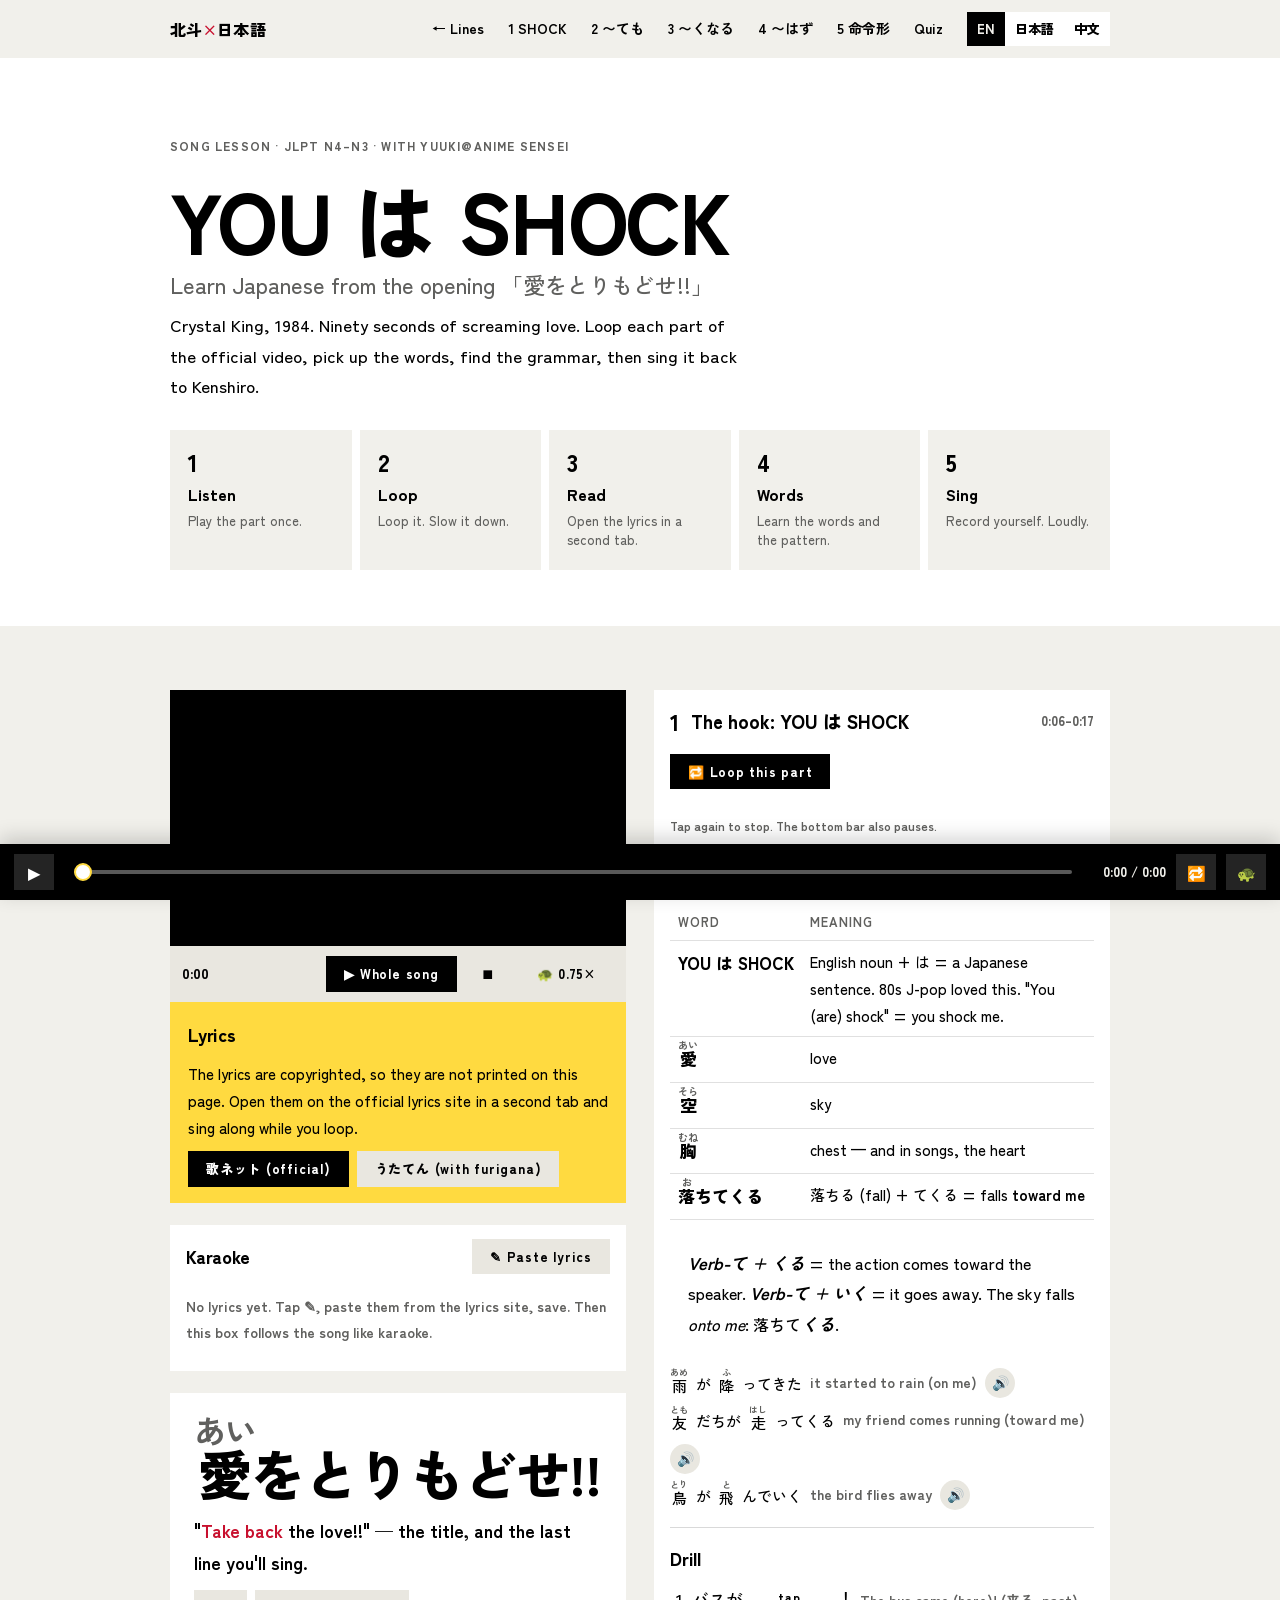
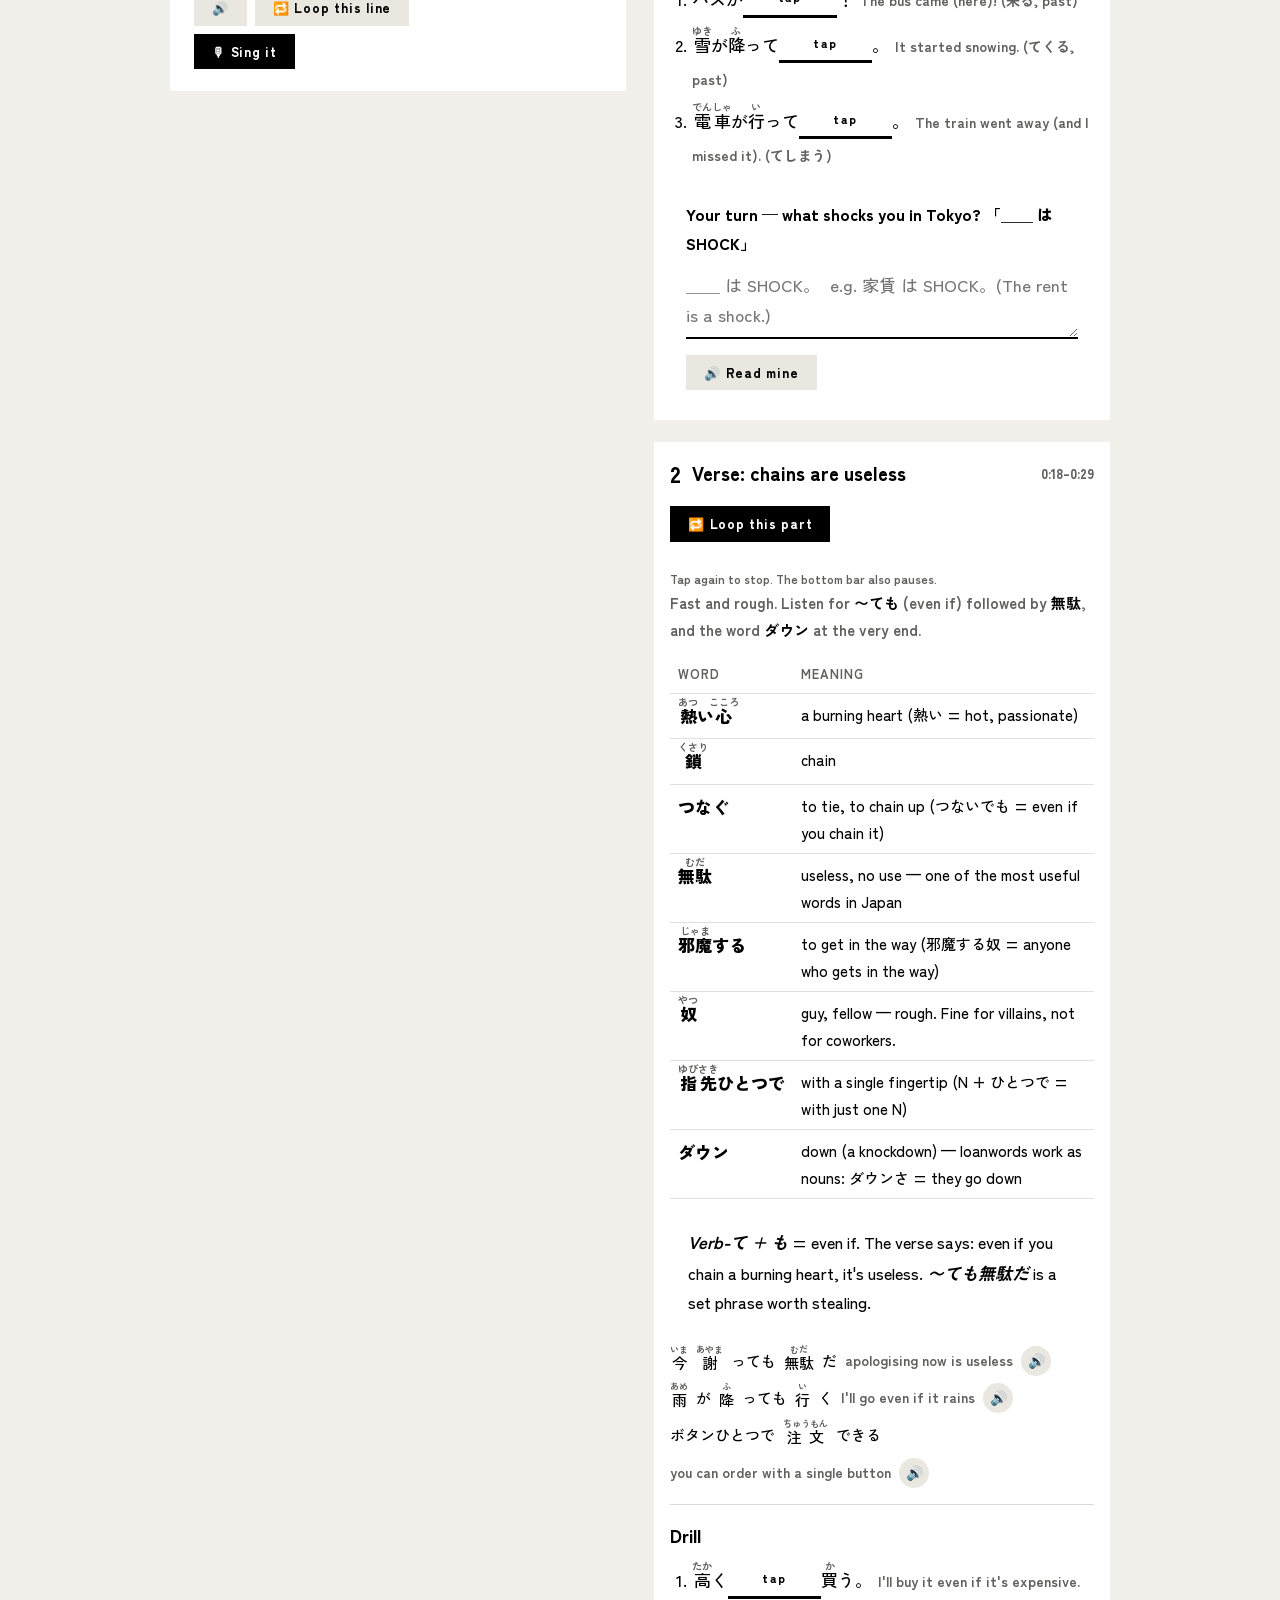
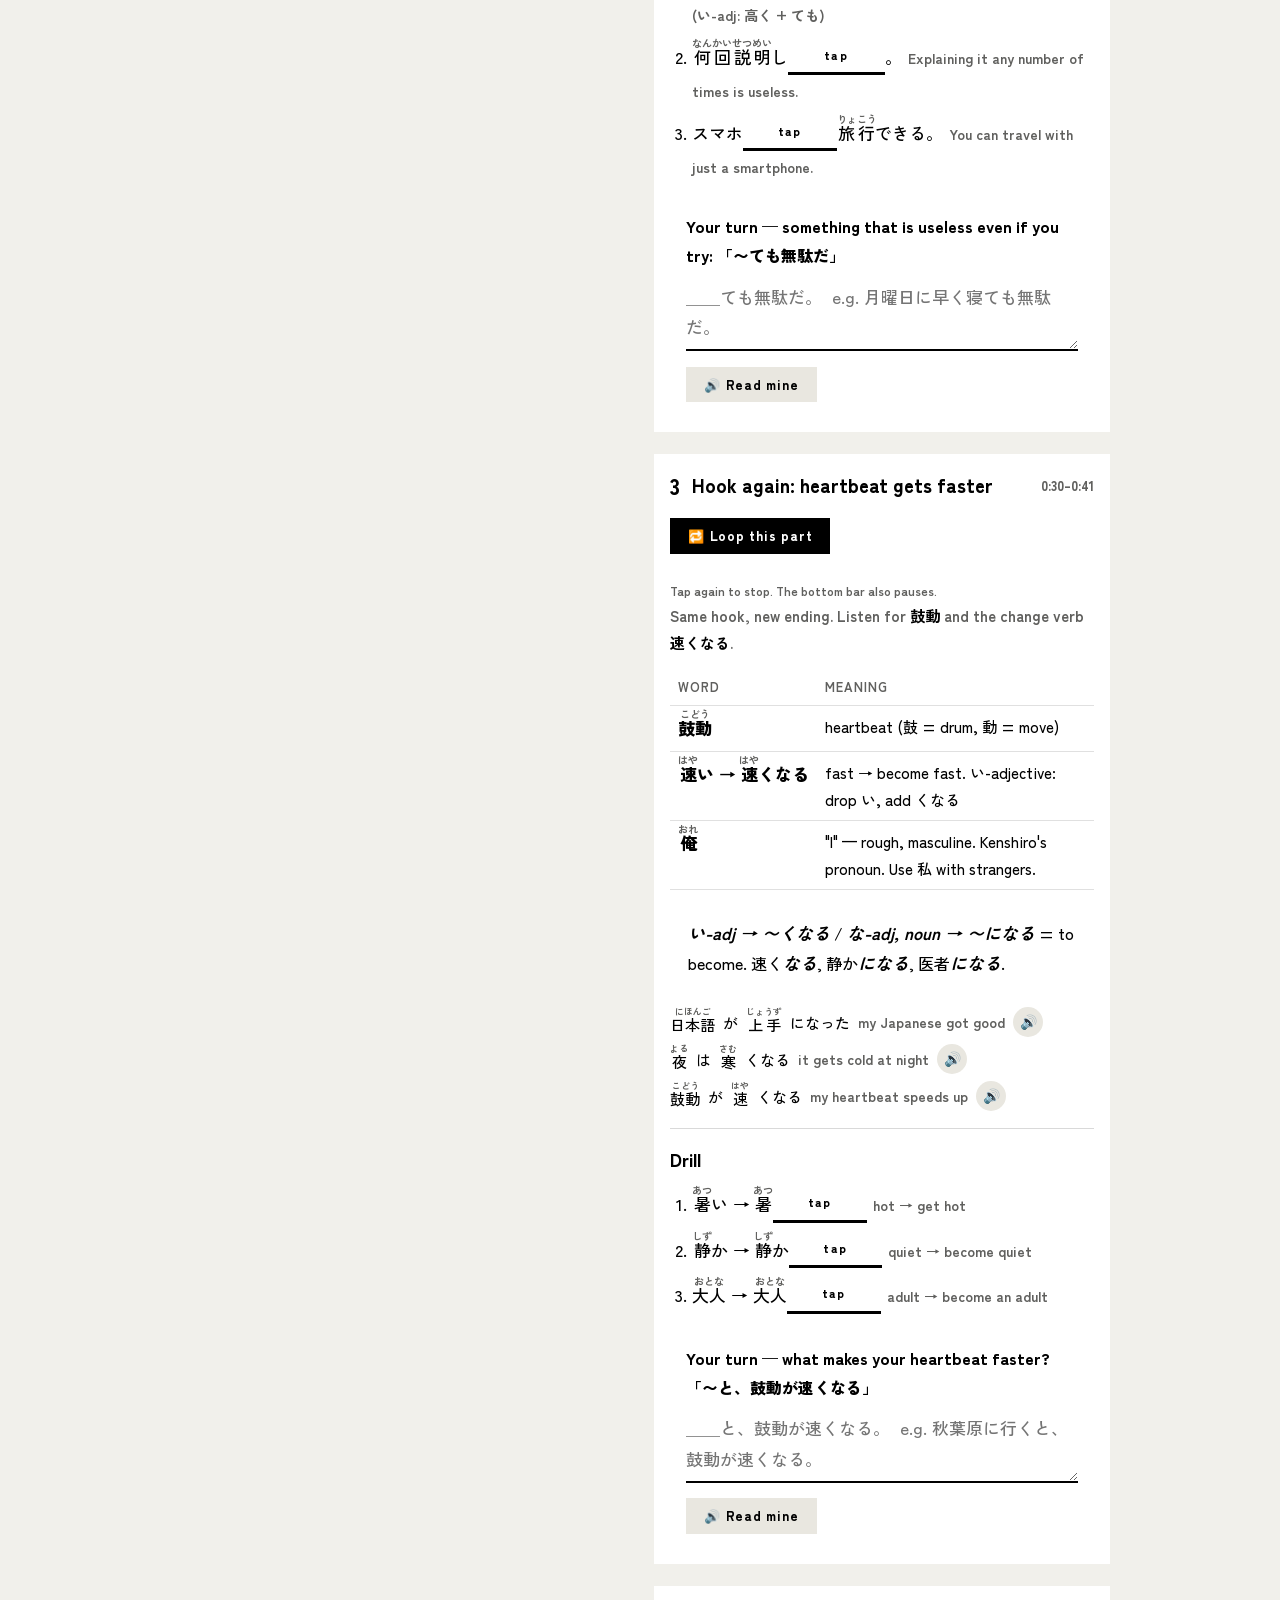
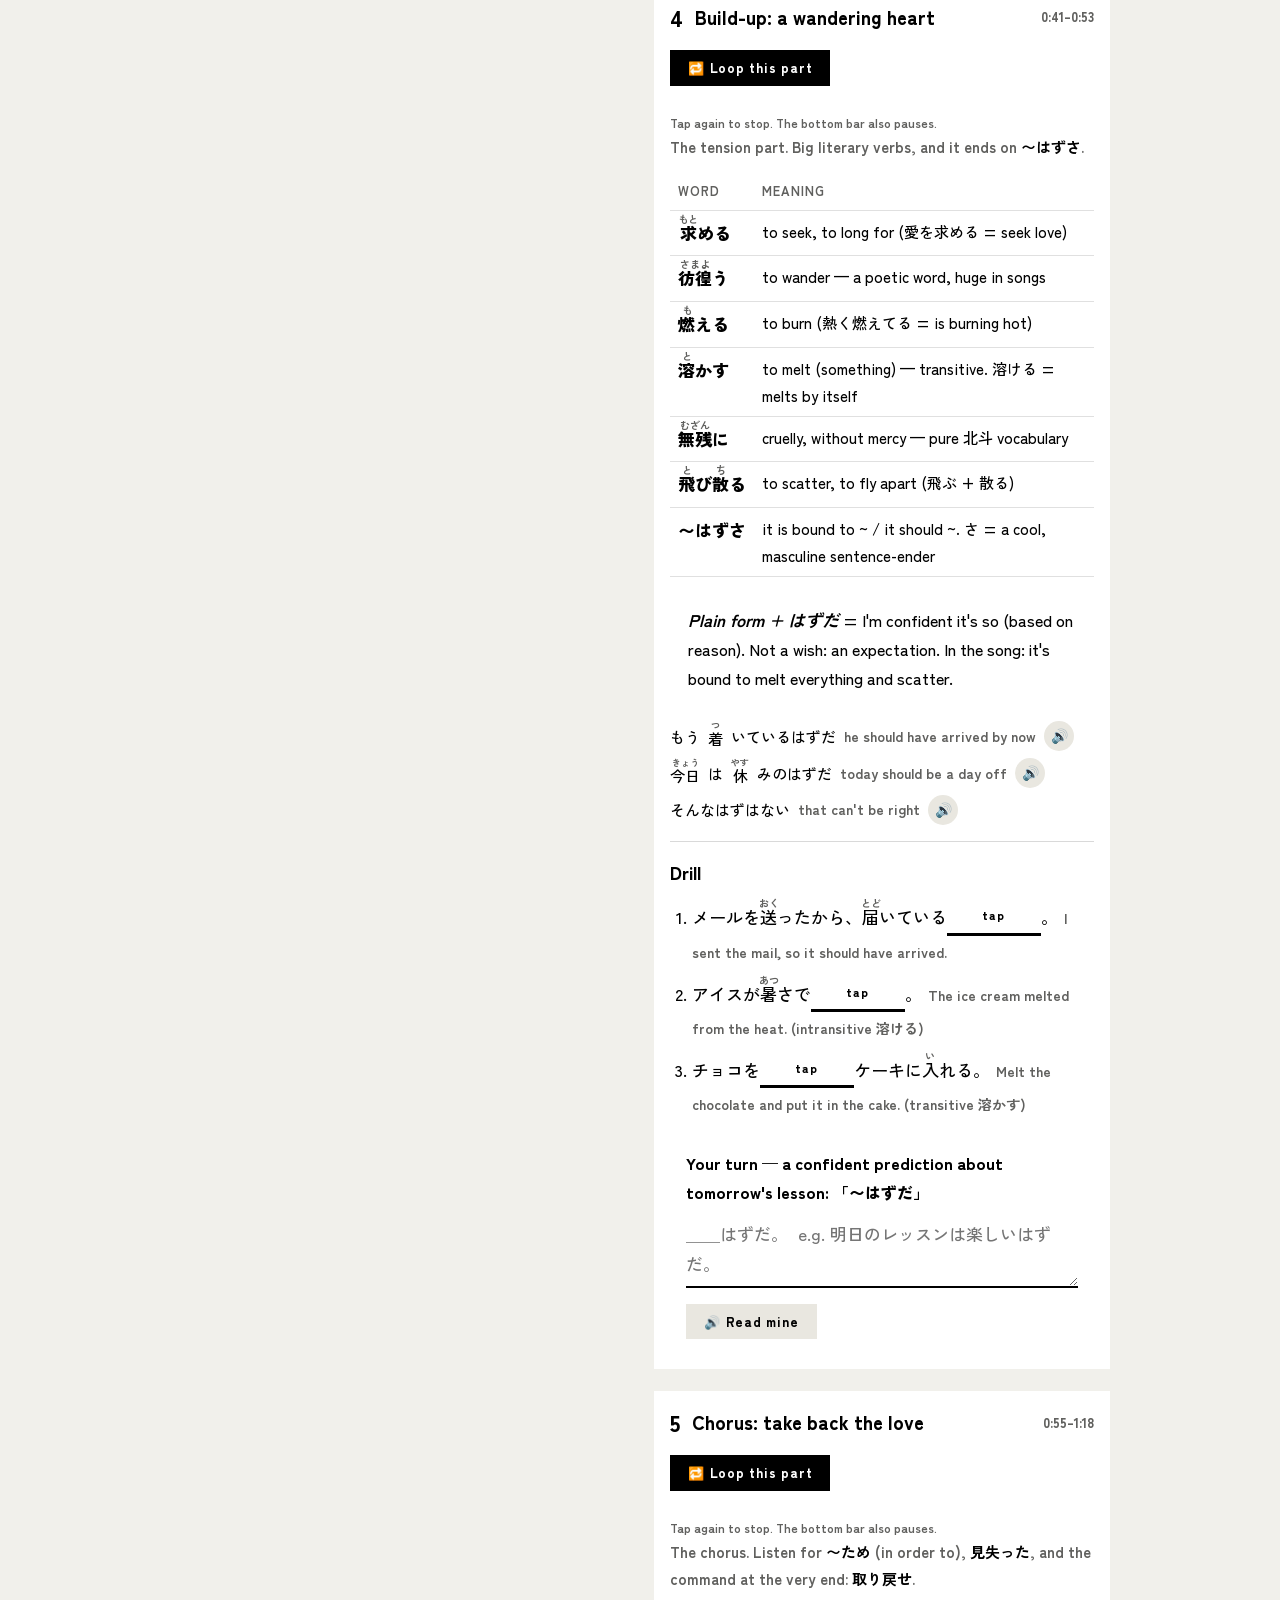
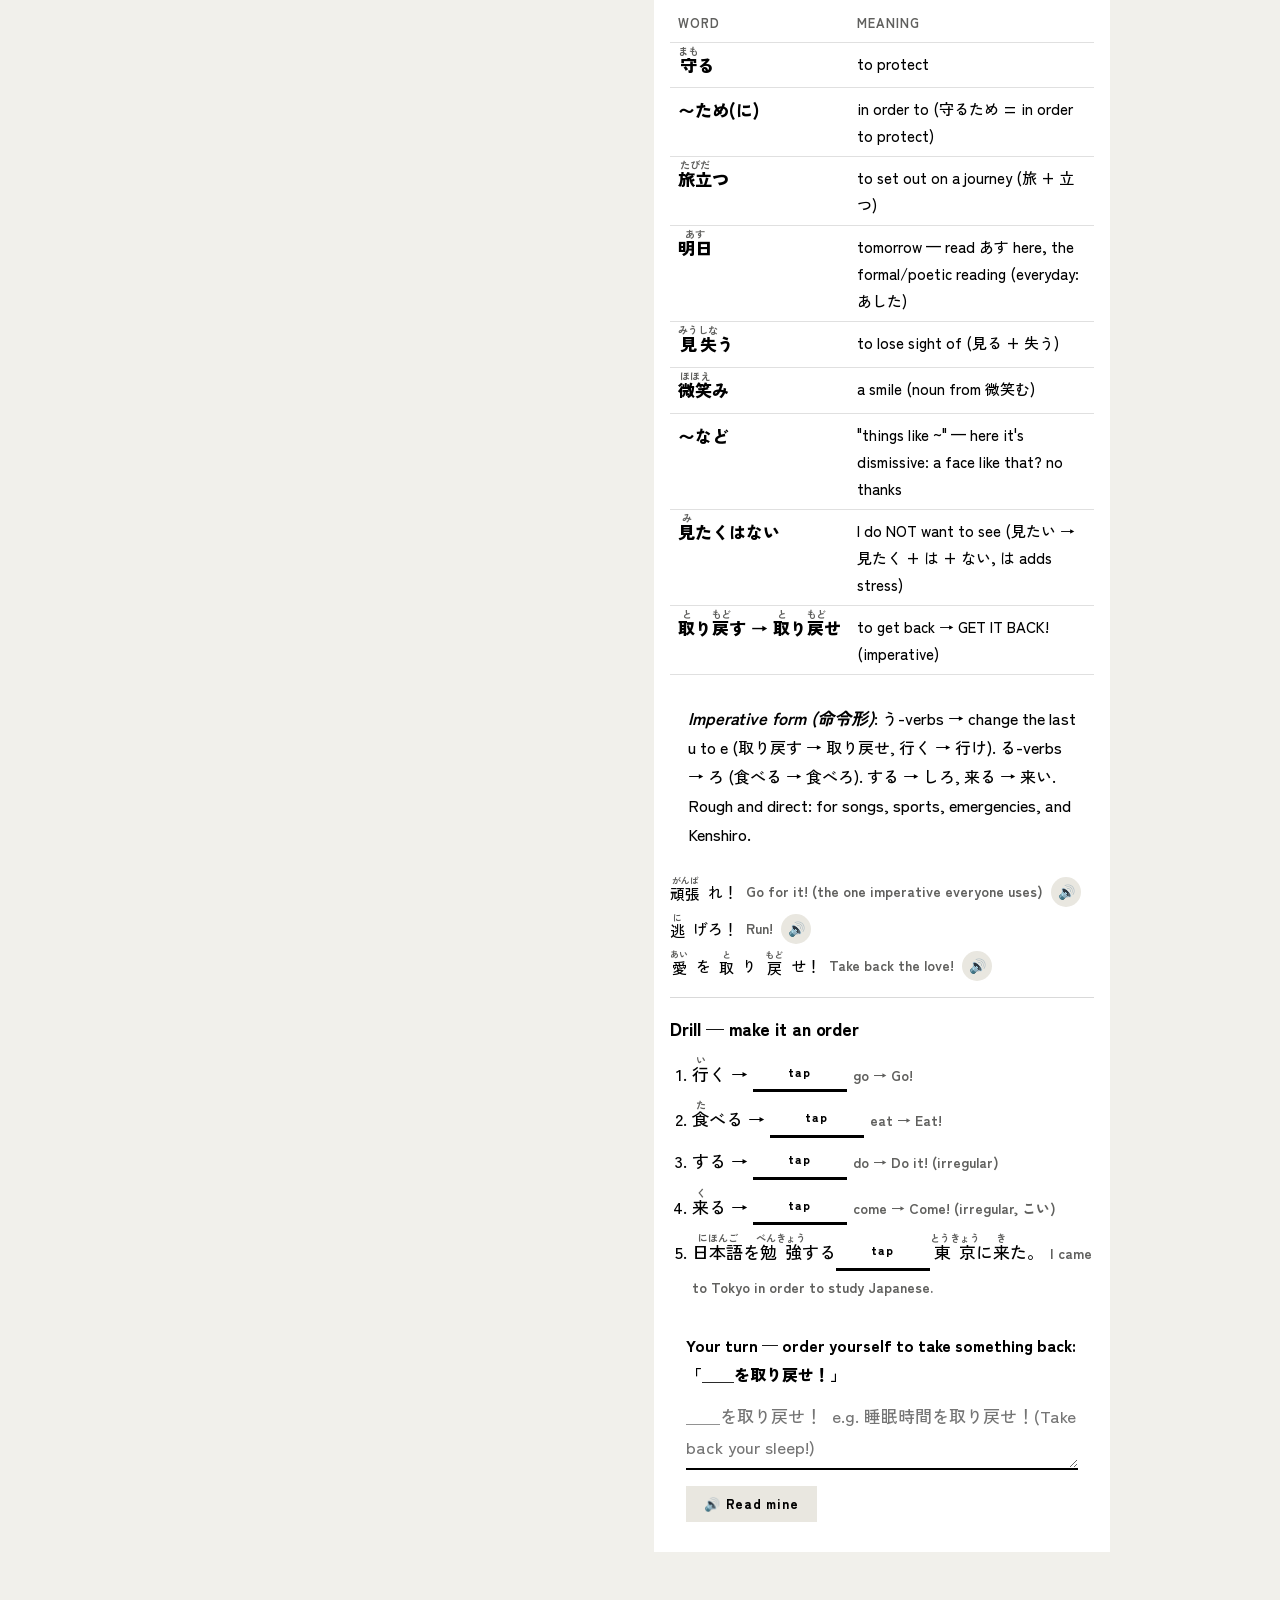
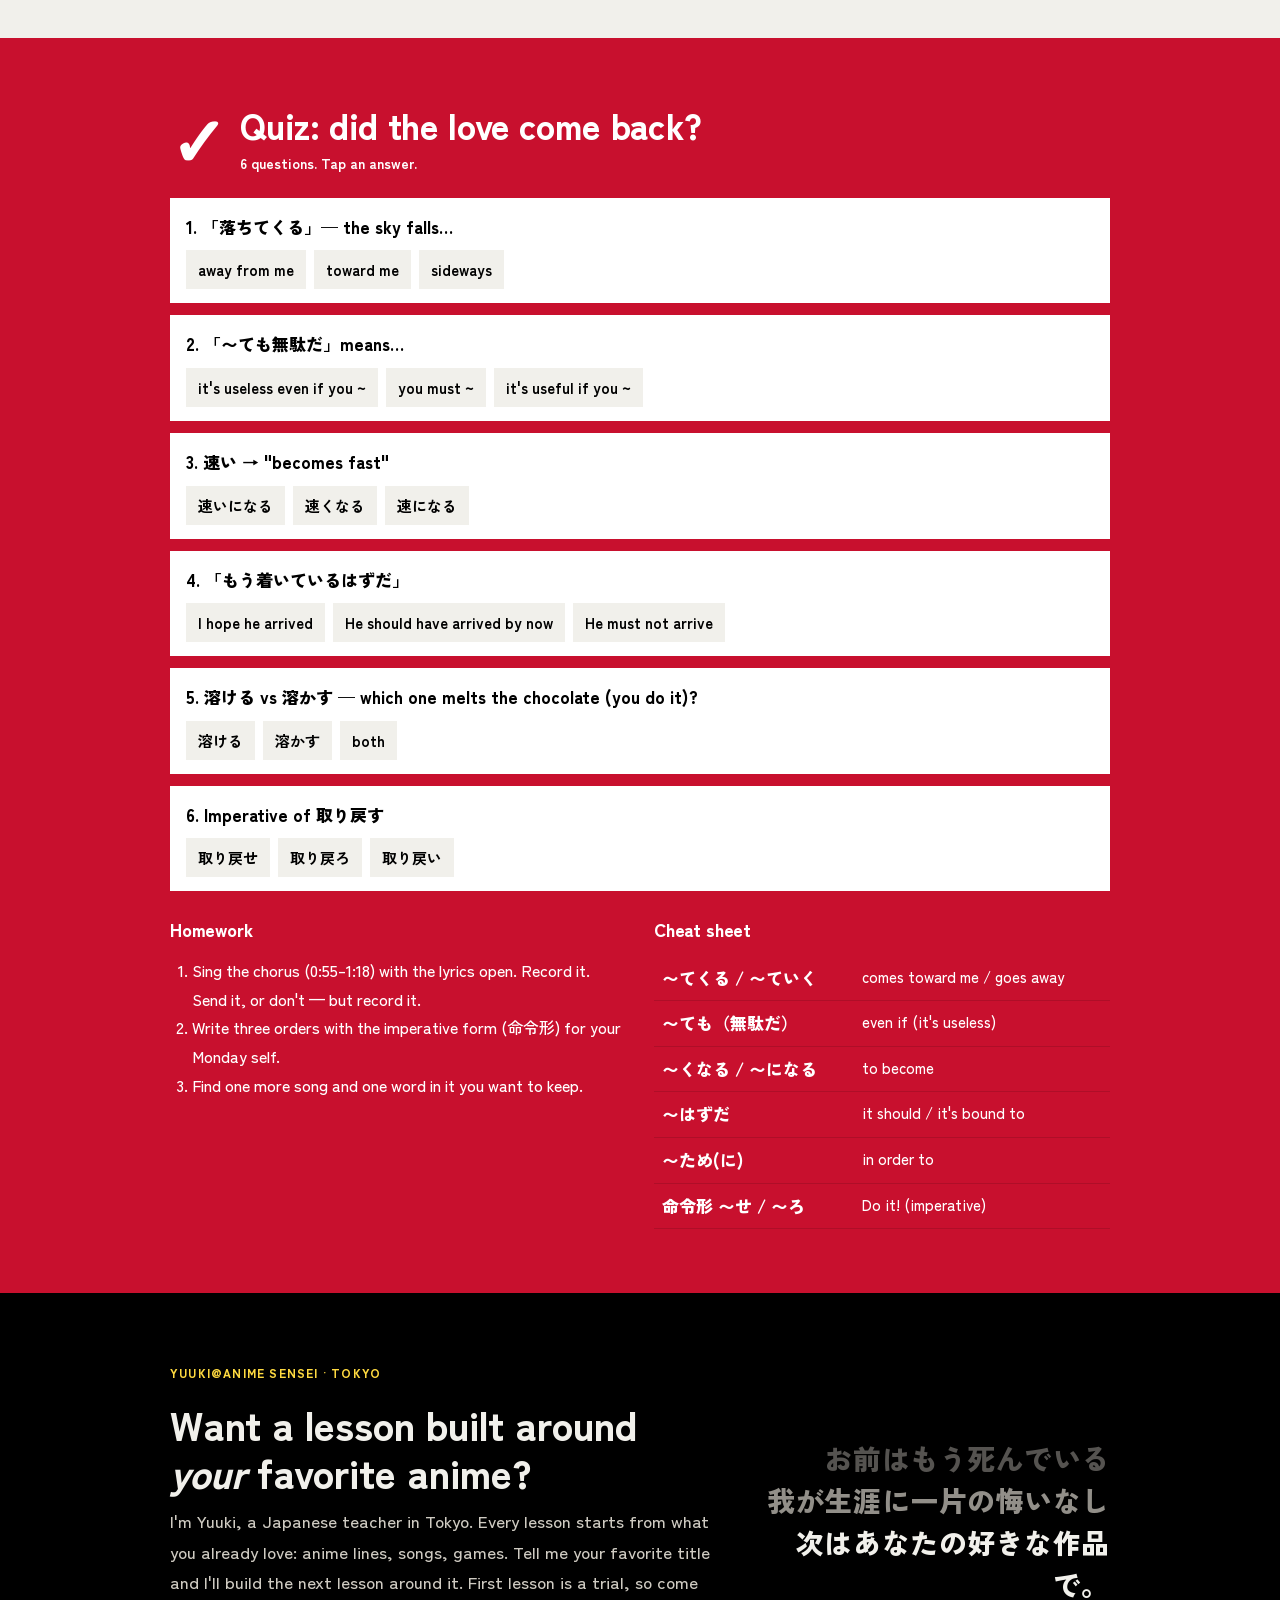
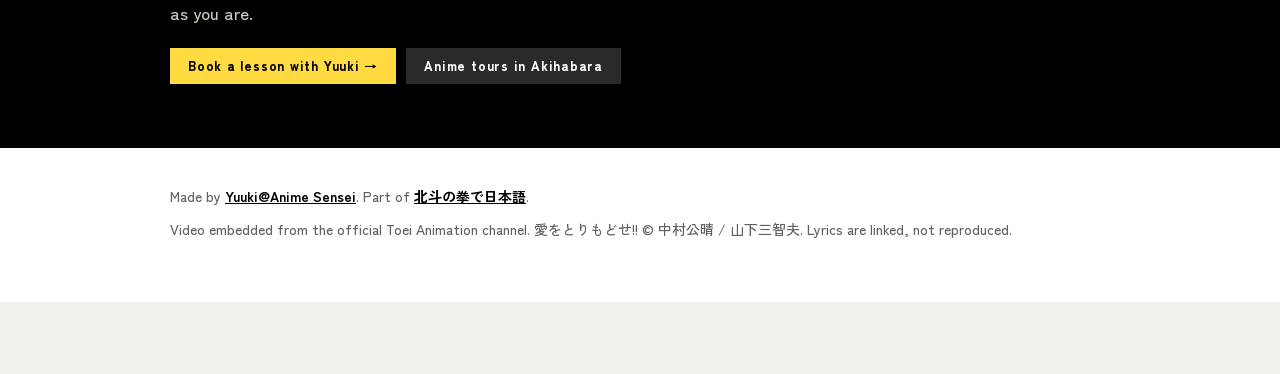
<file: ai/index.html>
<!doctype html>
<html lang="ja" data-motif="b">
<head>
<meta charset="utf-8">
<meta name="viewport" content="width=device-width,initial-scale=1">
<title>愛をとりもどせ!! で日本語 — YOU は SHOCK, Japanese from the opening</title>
<meta name="description" content="Learn Japanese from the Fist of the North Star opening 愛をとりもどせ!! (Crystal King). Loop each part of the official video, learn the vocabulary and grammar, then sing it. JLPT N4–N3.">
<link rel="preconnect" href="https://fonts.googleapis.com">
<link rel="preconnect" href="https://fonts.gstatic.com" crossorigin>
<link href="https://fonts.googleapis.com/css2?family=Zen+Kaku+Gothic+New:wght@500;700;900&family=Dela+Gothic+One&display=swap" rel="stylesheet">
<link rel="stylesheet" href="../style.css">
<script src="../motif.js"></script>
<style>
.player-wrap{position:sticky;top:64px;z-index:20;border:3px solid var(--line);background:#000}
.player-wrap .yt{aspect-ratio:16/9;width:100%}
.player-wrap iframe{width:100%;height:100%;display:block}
.pbar{display:flex;gap:6px;flex-wrap:wrap;align-items:center;background:var(--paper-2);padding:10px 12px;border-top:3px solid var(--line)}
.pbar .now{font-weight:900;font-size:14px;margin-right:auto;font-variant-numeric:tabular-nums}
.layout{display:grid;grid-template-columns:1fr 1fr;gap:28px;align-items:start}
.layout .left{position:sticky;top:64px}
.seg{border:3px solid var(--line);background:#fff;margin-bottom:22px}
.seg .head{display:flex;align-items:center;gap:12px;padding:14px 16px;border-bottom:3px solid var(--line);background:var(--paper-2)}
.seg .head .n{font-family:"Dela Gothic One",sans-serif;font-size:30px;line-height:1;color:var(--red)}
.seg .head h2{margin:0;font-size:19px;font-weight:900;flex:1}
.seg .head .t{font-size:13px;font-weight:900;font-variant-numeric:tabular-nums;color:var(--sub)}
.seg .body{padding:16px}
.seg .cue{font-size:15px;color:var(--sub);font-weight:700;margin:0 0 12px}
.seg .cue b{color:var(--ink)}
.seg table{margin-bottom:12px}
.seg .drill{margin-top:16px;padding-top:14px}
.lyrics{border:3px solid var(--line);background:var(--gold);padding:16px 18px;margin:0 0 22px}
.lyrics h3::before{background:var(--ink)}
.lyrics p{margin:0 0 10px;font-size:15px}
.lyrics .row{display:flex;gap:8px;flex-wrap:wrap}
.title-line{border:3px solid var(--line);background:#fff;padding:22px 24px;margin:22px 0}
.title-line .jp{font-family:"Dela Gothic One","Zen Kaku Gothic New",sans-serif;font-size:clamp(30px,6vw,54px);line-height:1.2;margin:0}
.title-line .jp rt{font-family:"Zen Kaku Gothic New",sans-serif}
.title-line .en{font-size:18px;font-weight:700;margin:8px 0 0}
.title-line .en i{font-style:normal;color:var(--red)}
.seg .ex li{font-size:15px}
.loophint{font-size:12px;color:var(--sub);font-weight:700;width:100%}
.act-seg.on{background:var(--gold);color:var(--ink);border-color:var(--gold)}
.act-seg.on::after{content:"";display:inline-block;width:8px;height:8px;border-radius:50%;background:var(--red);margin-left:8px;animation:blink 1s steps(2) infinite}
.lk,.lk-intro{background:var(--paper-2);padding:14px 16px;margin:0 0 14px}
.lk-intro{margin:22px 0 0}
.lk-h{font-size:12px;font-weight:900;letter-spacing:.12em;text-transform:uppercase;color:var(--sub);margin-bottom:8px}
.lk-row{display:grid;grid-template-columns:1fr auto;grid-template-areas:"en spk" "kana spk" "tip spk";gap:2px 10px;align-items:center;padding:10px 0;border-top:1px solid rgba(0,0,0,.1)}
.lk-row:first-of-type{border-top:0}
.lk-intro .lk-row:nth-of-type(1){border-top:0}
.lk-en{grid-area:en;font-family:-apple-system,"Helvetica Neue",Arial,sans-serif;font-weight:700;font-size:15px;color:var(--sub);letter-spacing:.01em}
.lk-en b{color:var(--ink);background:var(--gold);padding:0 3px;border-radius:2px}
.lk-kana{grid-area:kana;font-weight:900;font-size:22px;line-height:1.3;letter-spacing:.02em}
.lk-kana b{color:var(--red)}
.lk-tip{grid-area:tip;font-size:13px;color:var(--sub);font-weight:700}
.lk-row .spk{grid-area:spk}
#song{overflow:visible}#song::before{display:none}
.kara{background:#fff;padding:14px 16px;margin:22px 0 0}
html[data-motif="b"] section:nth-of-type(odd) .kara{background:#fff}
.kara-h{display:flex;align-items:center;gap:10px;margin-bottom:8px}
.kara-h h3{margin:0;flex:1}
.kara-n{font-size:12px;color:var(--sub);font-weight:700}
.kara-edit p{font-size:13px;color:var(--sub);margin:0 0 8px}
.kara-edit textarea{width:100%;font:inherit;font-size:14px;border:1px solid rgba(0,0,0,.2);padding:8px;resize:vertical;background:var(--paper)}
.kara-edit .row{margin:8px 0 12px;display:flex;gap:8px}
.kara-lines{max-height:260px;overflow:auto;scroll-behavior:smooth;padding:4px 0}
.kara-empty{font-size:14px;color:var(--sub);font-weight:700;padding:8px 0}
.kl{padding:4px 8px;font-size:16px;line-height:1.5;color:var(--sub);cursor:pointer;border-radius:2px;transition:background .15s,color .15s}
.kl:hover{color:var(--ink)}
.kl.on{background:var(--gold);color:var(--ink);font-weight:900}
.kl.done{color:rgba(0,0,0,.35)}
.kl small{display:block;font-size:12.5px;font-weight:700;color:var(--sub);line-height:1.4}
.kl.on small{color:var(--ink)}
body{padding-bottom:72px}
.dock{position:fixed;left:0;right:0;bottom:0;z-index:60;background:var(--ink);color:var(--paper);display:flex;align-items:center;gap:10px;padding:10px 14px;box-shadow:0 -6px 20px rgba(0,0,0,.18)}
html[data-motif="b"] .dock{background:#000}
.dock .dbtn{appearance:none;border:0;background:rgba(255,255,255,.14);color:#fff;font:inherit;font-weight:900;font-size:15px;width:40px;height:36px;border-radius:0;cursor:pointer;flex:none;display:grid;place-items:center}
.dock .dbtn.on{background:var(--gold);color:#000}
.dock .dseek{position:relative;flex:1;height:36px;display:flex;align-items:center}
.dock .dloop{position:absolute;left:0;width:0;top:12px;height:12px;background:var(--gold);opacity:.55;pointer-events:none;display:none}
.dock .dloop.on{display:block}
.dock input[type=range]{-webkit-appearance:none;appearance:none;width:100%;height:36px;background:transparent;margin:0;position:relative;z-index:1}
.dock input[type=range]::-webkit-slider-runnable-track{height:4px;background:rgba(255,255,255,.35);border-radius:2px}
.dock input[type=range]::-webkit-slider-thumb{-webkit-appearance:none;width:18px;height:18px;border-radius:50%;background:#fff;margin-top:-7px;border:2px solid var(--gold);cursor:pointer}
.dock input[type=range]::-moz-range-track{height:4px;background:rgba(255,255,255,.35)}
.dock input[type=range]::-moz-range-thumb{width:18px;height:18px;border-radius:50%;background:#fff;border:2px solid var(--gold)}
.dock .dtime{font-variant-numeric:tabular-nums;font-weight:900;font-size:13px;white-space:nowrap;flex:none;min-width:84px;text-align:right}
.dock .dname{font-size:12px;font-weight:700;color:rgba(255,255,255,.7);white-space:nowrap;overflow:hidden;text-overflow:ellipsis;max-width:180px}
.motif-picker{bottom:76px}
@media(max-width:880px){.layout{grid-template-columns:1fr}.layout .left{position:static}.player-wrap{position:static}.dock .dname{display:none}.dock{padding:8px 10px;gap:8px}}
</style>
</head>
<body><header class="top">
  <div class="wrap">
    <a class="brand" href="../../">北斗<b>×</b>日本語</a>
    <nav id="nav">
      <a href="../../" data-i18n="nav.back">← Lines</a><a href="#s1">1 SHOCK</a><a href="#s2">2 〜ても</a><a href="#s3">3 〜くなる</a><a href="#s4">4 〜はず</a><a href="#s5">5 命令形</a><a href="#quiz" data-i18n="nav.quiz">Quiz</a>
    </nav>
    <div class="lang" id="lang"><button data-lang="en" class="on">EN</button><button data-lang="ja">日本語</button><button data-lang="zh">中文</button></div>
  </div>
</header>

<div class="hero" id="top">
  <div class="wrap">
    <span class="eyebrow" data-i18n="hero.eyebrow">Song lesson · JLPT N4–N3 · with Yuuki@Anime Sensei</span>
    <h1>YOU は SHOCK<span class="en" data-i18n="hero.h1_en">Learn Japanese from the opening 「愛をとりもどせ!!」</span></h1>
    <p class="lead" data-i18n="hero.lead">Crystal King, 1984. Ninety seconds of screaming love. Loop each part of the official video, pick up the words, find the grammar, then sing it back to Kenshiro.</p>
    <div class="howto">
      <div><div class="n">1</div><div class="t" data-i18n="hero.howto.0.t">Listen</div><div class="d" data-i18n="hero.howto.0.d">Play the part once.</div></div>
      <div><div class="n">2</div><div class="t" data-i18n="hero.howto.1.t">Loop</div><div class="d" data-i18n="hero.howto.1.d">Loop it. Slow it down.</div></div>
      <div><div class="n">3</div><div class="t" data-i18n="hero.howto.2.t">Read</div><div class="d" data-i18n="hero.howto.2.d">Open the lyrics in a second tab.</div></div>
      <div><div class="n">4</div><div class="t" data-i18n="hero.howto.3.t">Words</div><div class="d" data-i18n="hero.howto.3.d">Learn the words and the pattern.</div></div>
      <div><div class="n">5</div><div class="t" data-i18n="hero.howto.4.t">Sing</div><div class="d" data-i18n="hero.howto.4.d">Record yourself. Loudly.</div></div>
    </div>
  </div>
</div>

<section id="song">
  <div class="wrap">
    <div class="layout">
      <div class="left">
        <div class="player-wrap">
          <div class="yt" id="ytOP"></div>
          <div class="pbar">
            <span class="now" id="now">0:00</span>
            <button class="btn sm primary" id="playAll" data-i18n="ui.all">▶ Whole song</button>
            <button class="btn sm" id="stopAll">⏹</button>
            <button class="btn sm" id="slowAll" data-i18n="ui.slow">🐢 0.75×</button>
          </div>
        </div>
        <div class="lyrics">
          <h3 data-i18n="lyrics.h">Lyrics</h3>
          <p data-i18n="lyrics.p">The lyrics are copyrighted, so they are not printed on this page. Open them on the official lyrics site in a second tab and sing along while you loop.</p>
          <div class="row">
            <a class="btn sm dark" href="https://www.uta-net.com/song/163/" target="_blank" rel="noopener" data-i18n="lyrics.links.0.text">歌ネット (official)</a>
            <a class="btn sm" href="https://utaten.com/lyric/ja00001833/" target="_blank" rel="noopener" data-i18n="lyrics.links.1.text">うたてん (with furigana)</a>
          </div>
        </div>
        <div class="kara" id="kara">
          <div class="kara-h"><h3 data-i18n="ui.kara">Karaoke</h3><span class="kara-n" id="karaCount"></span><button class="btn sm" id="karaEditBtn" data-i18n="ui.kara_edit">✎ Paste lyrics</button></div>
          <div class="kara-edit" id="karaEdit" hidden>
            <p data-i18n="ui.kara_p">Paste the lyrics here once (copy them from the lyrics site). They stay only in this browser and are never uploaded. One line per lyric line; the page then lights up the line being sung.</p>
            <textarea id="karaText" rows="8" placeholder="English line&#10;日本語訳（あれば・任意）&#10;&#10;English line&#10;日本語訳"></textarea>
            <div class="row"><button class="btn sm primary" id="karaSave" data-i18n="ui.kara_save">Save</button></div>
          </div>
          <div class="kara-lines" id="karaLines"><div class="kara-empty" data-i18n="ui.kara_empty">No lyrics yet. Tap ✎, paste them from the lyrics site, save. Then this box follows the song like karaoke.</div></div>
        </div>
        <div class="title-line">
          <p class="jp"><ruby>愛<rt>あい</rt></ruby>をとりもどせ!!</p>
          <p class="en" data-i18n="title_line.en">"<i>Take back</i> the love!!" — the title, and the last line you'll sing.</p>
          <div class="ctl" style="margin-top:12px">
            <button class="btn act-say" data-say="愛を取り戻せ！">🔊</button>
            <button class="btn act-seg" data-seg="74.2,78.2" data-stop="⏸ Stop loop" data-i18n="ui.loopline">🔁 Loop this line</button>
            <div class="rec"><button class="btn dark act-rec" data-i18n="ui.rec">🎙 Sing it</button><span class="dot"></span><audio controls class="mine" hidden></audio></div>
          </div>
        </div>
      </div>

      <div class="right">
        <div class="seg" id="s1">
          <div class="head"><div class="n">1</div><h2 data-i18n="segments.0.h">The hook: YOU は SHOCK</h2><span class="t">0:06–0:17</span></div>
          <div class="body">
            <div class="ctl" data-seg="5.8,17.5"><button class="btn primary act-seg" data-seg="5.8,17.5" data-stop="⏸ Stop loop" data-i18n="ui.loop">🔁 Loop this part</button><div class="loopbar"><i></i></div><span class="loophint" data-i18n="ui.loop_hint">Tap again to stop. The bottom bar also pauses.</span></div>
            <p class="cue" data-i18n="segments.0.cue">Two lines, same shape. Listen for the English word after <b>は</b>, and for the verb <b>落ちてくる</b> at the end of each line.</p>
            <table>
              <tr><th data-i18n="ui.word">word</th><th data-i18n="ui.meaning">meaning</th></tr>
              <tr><td class="w">YOU は SHOCK</td><td data-i18n="segments.0.words.0.1">English noun + は = a Japanese sentence. 80s J-pop loved this. "You (are) shock" = you shock me.</td></tr>
              <tr><td class="w"><ruby>愛<rt>あい</rt></ruby></td><td data-i18n="segments.0.words.1.1">love</td></tr>
              <tr><td class="w"><ruby>空<rt>そら</rt></ruby></td><td data-i18n="segments.0.words.2.1">sky</td></tr>
              <tr><td class="w"><ruby>胸<rt>むね</rt></ruby></td><td data-i18n="segments.0.words.3.1">chest — and in songs, the heart</td></tr>
              <tr><td class="w"><ruby>落<rt>お</rt></ruby>ちてくる</td><td data-i18n="segments.0.words.4.1">落ちる (fall) + てくる = falls <b>toward me</b></td></tr>
            </table>
            <div class="gp" data-i18n="segments.0.gp.0"><b>Verb-て + くる</b> = the action comes toward the speaker. <b>Verb-て + いく</b> = it goes away. The sky falls <i>onto me</i>: 落ちて<b>くる</b>.</div>
            <ul class="ex">
              <li><ruby>雨<rt>あめ</rt></ruby>が<ruby>降<rt>ふ</rt></ruby>ってきた <span class="m" data-i18n="segments.0.examples.0.m">it started to rain (on me)</span><button class="spk" data-say="雨が降ってきた">🔊</button></li>
              <li><ruby>友<rt>とも</rt></ruby>だちが<ruby>走<rt>はし</rt></ruby>ってくる <span class="m" data-i18n="segments.0.examples.1.m">my friend comes running (toward me)</span><button class="spk" data-say="友だちが走ってくる">🔊</button></li>
              <li><ruby>鳥<rt>とり</rt></ruby>が<ruby>飛<rt>と</rt></ruby>んでいく <span class="m" data-i18n="segments.0.examples.2.m">the bird flies away</span><button class="spk" data-say="鳥が飛んでいく">🔊</button></li>
            </ul>
            <div class="drill">
              <h3 data-i18n="segments.0.drill_h">Drill</h3>
              <ol>
                <li>バスが<button class="blank">来た</button>！<span class="m" data-i18n="segments.0.drill.0.m">The bus came (here)! (来る, past)</span></li>
                <li><ruby>雪<rt>ゆき</rt></ruby>が<ruby>降<rt>ふ</rt></ruby>って<button class="blank">きた</button>。<span class="m" data-i18n="segments.0.drill.1.m">It started snowing. (てくる, past)</span></li>
                <li><ruby>電車<rt>でんしゃ</rt></ruby>が<ruby>行<rt>い</rt></ruby>って<button class="blank">しまった</button>。<span class="m" data-i18n="segments.0.drill.2.m">The train went away (and I missed it). (てしまう)</span></li>
              </ol>
              <div class="yourturn">
                <label data-i18n="segments.0.yourturn.label">Your turn — what shocks you in Tokyo? 「＿＿ は SHOCK」</label>
                <textarea data-store="ai-s1" data-i18n-ph="segments.0.yourturn.ph" placeholder="＿＿ は SHOCK。  e.g. 家賃 は SHOCK。(The rent is a shock.)"></textarea>
                <div class="row"><button class="btn sm act-say-ta" data-i18n="ui.readmine">🔊 Read mine</button></div>
              </div>
            </div>
          </div>
        </div>
        <div class="seg" id="s2">
          <div class="head"><div class="n">2</div><h2 data-i18n="segments.1.h">Verse: chains are useless</h2><span class="t">0:18–0:29</span></div>
          <div class="body">
            <div class="ctl" data-seg="17.8,29.6"><button class="btn primary act-seg" data-seg="17.8,29.6" data-stop="⏸ Stop loop" data-i18n="ui.loop">🔁 Loop this part</button><div class="loopbar"><i></i></div><span class="loophint" data-i18n="ui.loop_hint">Tap again to stop. The bottom bar also pauses.</span></div>
            <p class="cue" data-i18n="segments.1.cue">Fast and rough. Listen for <b>〜ても</b> (even if) followed by <b>無駄</b>, and the word <b>ダウン</b> at the very end.</p>
            <table>
              <tr><th data-i18n="ui.word">word</th><th data-i18n="ui.meaning">meaning</th></tr>
              <tr><td class="w"><ruby>熱<rt>あつ</rt></ruby>い<ruby>心<rt>こころ</rt></ruby></td><td data-i18n="segments.1.words.0.1">a burning heart (熱い = hot, passionate)</td></tr>
              <tr><td class="w"><ruby>鎖<rt>くさり</rt></ruby></td><td data-i18n="segments.1.words.1.1">chain</td></tr>
              <tr><td class="w">つなぐ</td><td data-i18n="segments.1.words.2.1">to tie, to chain up (つないでも = even if you chain it)</td></tr>
              <tr><td class="w"><ruby>無駄<rt>むだ</rt></ruby></td><td data-i18n="segments.1.words.3.1">useless, no use — one of the most useful words in Japan</td></tr>
              <tr><td class="w"><ruby>邪魔<rt>じゃま</rt></ruby>する</td><td data-i18n="segments.1.words.4.1">to get in the way (邪魔する奴 = anyone who gets in the way)</td></tr>
              <tr><td class="w"><ruby>奴<rt>やつ</rt></ruby></td><td data-i18n="segments.1.words.5.1">guy, fellow — rough. Fine for villains, not for coworkers.</td></tr>
              <tr><td class="w"><ruby>指先<rt>ゆびさき</rt></ruby>ひとつで</td><td data-i18n="segments.1.words.6.1">with a single fingertip (N + ひとつで = with just one N)</td></tr>
              <tr><td class="w">ダウン</td><td data-i18n="segments.1.words.7.1">down (a knockdown) — loanwords work as nouns: ダウンさ = they go down</td></tr>
            </table>
            <div class="gp" data-i18n="segments.1.gp.0"><b>Verb-て + も</b> = even if. The verse says: even if you chain a burning heart, it's useless. <b>〜ても無駄だ</b> is a set phrase worth stealing.</div>
            <ul class="ex">
              <li><ruby>今<rt>いま</rt></ruby><ruby>謝<rt>あやま</rt></ruby>っても<ruby>無駄<rt>むだ</rt></ruby>だ <span class="m" data-i18n="segments.1.examples.0.m">apologising now is useless</span><button class="spk" data-say="今謝っても無駄だ">🔊</button></li>
              <li><ruby>雨<rt>あめ</rt></ruby>が<ruby>降<rt>ふ</rt></ruby>っても<ruby>行<rt>い</rt></ruby>く <span class="m" data-i18n="segments.1.examples.1.m">I'll go even if it rains</span><button class="spk" data-say="雨が降っても行く">🔊</button></li>
              <li>ボタンひとつで<ruby>注文<rt>ちゅうもん</rt></ruby>できる <span class="m" data-i18n="segments.1.examples.2.m">you can order with a single button</span><button class="spk" data-say="ボタンひとつで注文できる">🔊</button></li>
            </ul>
            <div class="drill">
              <h3 data-i18n="segments.1.drill_h">Drill</h3>
              <ol>
                <li><ruby>高<rt>たか</rt></ruby>く<button class="blank">ても</button><ruby>買<rt>か</rt></ruby>う。<span class="m" data-i18n="segments.1.drill.0.m">I'll buy it even if it's expensive. (い-adj: 高く + ても)</span></li>
                <li><ruby>何回<rt>なんかい</rt></ruby><ruby>説明<rt>せつめい</rt></ruby>し<button class="blank">ても無駄だ</button>。<span class="m" data-i18n="segments.1.drill.1.m">Explaining it any number of times is useless.</span></li>
                <li>スマホ<button class="blank">ひとつで</button><ruby>旅行<rt>りょこう</rt></ruby>できる。<span class="m" data-i18n="segments.1.drill.2.m">You can travel with just a smartphone.</span></li>
              </ol>
              <div class="yourturn">
                <label data-i18n="segments.1.yourturn.label">Your turn — something that is useless even if you try: 「〜ても無駄だ」</label>
                <textarea data-store="ai-s2" data-i18n-ph="segments.1.yourturn.ph" placeholder="＿＿ても無駄だ。  e.g. 月曜日に早く寝ても無駄だ。"></textarea>
                <div class="row"><button class="btn sm act-say-ta" data-i18n="ui.readmine">🔊 Read mine</button></div>
              </div>
            </div>
          </div>
        </div>
        <div class="seg" id="s3">
          <div class="head"><div class="n">3</div><h2 data-i18n="segments.2.h">Hook again: heartbeat gets faster</h2><span class="t">0:30–0:41</span></div>
          <div class="body">
            <div class="ctl" data-seg="29.8,41.2"><button class="btn primary act-seg" data-seg="29.8,41.2" data-stop="⏸ Stop loop" data-i18n="ui.loop">🔁 Loop this part</button><div class="loopbar"><i></i></div><span class="loophint" data-i18n="ui.loop_hint">Tap again to stop. The bottom bar also pauses.</span></div>
            <p class="cue" data-i18n="segments.2.cue">Same hook, new ending. Listen for <b>鼓動</b> and the change verb <b>速くなる</b>.</p>
            <table>
              <tr><th data-i18n="ui.word">word</th><th data-i18n="ui.meaning">meaning</th></tr>
              <tr><td class="w"><ruby>鼓動<rt>こどう</rt></ruby></td><td data-i18n="segments.2.words.0.1">heartbeat (鼓 = drum, 動 = move)</td></tr>
              <tr><td class="w"><ruby>速<rt>はや</rt></ruby>い → <ruby>速<rt>はや</rt></ruby>くなる</td><td data-i18n="segments.2.words.1.1">fast → become fast. い-adjective: drop い, add くなる</td></tr>
              <tr><td class="w"><ruby>俺<rt>おれ</rt></ruby></td><td data-i18n="segments.2.words.2.1">"I" — rough, masculine. Kenshiro's pronoun. Use 私 with strangers.</td></tr>
            </table>
            <div class="gp" data-i18n="segments.2.gp.0"><b>い-adj → 〜くなる</b> / <b>な-adj, noun → 〜になる</b> = to become. 速く<b>なる</b>, 静か<b>になる</b>, 医者<b>になる</b>.</div>
            <ul class="ex">
              <li><ruby>日本語<rt>にほんご</rt></ruby>が<ruby>上手<rt>じょうず</rt></ruby>になった <span class="m" data-i18n="segments.2.examples.0.m">my Japanese got good</span><button class="spk" data-say="日本語が上手になった">🔊</button></li>
              <li><ruby>夜<rt>よる</rt></ruby>は<ruby>寒<rt>さむ</rt></ruby>くなる <span class="m" data-i18n="segments.2.examples.1.m">it gets cold at night</span><button class="spk" data-say="夜は寒くなる">🔊</button></li>
              <li><ruby>鼓動<rt>こどう</rt></ruby>が<ruby>速<rt>はや</rt></ruby>くなる <span class="m" data-i18n="segments.2.examples.2.m">my heartbeat speeds up</span><button class="spk" data-say="鼓動が速くなる">🔊</button></li>
            </ul>
            <div class="drill">
              <h3 data-i18n="segments.2.drill_h">Drill</h3>
              <ol>
                <li><ruby>暑<rt>あつ</rt></ruby>い → <ruby>暑<rt>あつ</rt></ruby><button class="blank">くなる</button><span class="m" data-i18n="segments.2.drill.0.m">hot → get hot</span></li>
                <li><ruby>静<rt>しず</rt></ruby>か → <ruby>静<rt>しず</rt></ruby>か<button class="blank">になる</button><span class="m" data-i18n="segments.2.drill.1.m">quiet → become quiet</span></li>
                <li><ruby>大人<rt>おとな</rt></ruby> → <ruby>大人<rt>おとな</rt></ruby><button class="blank">になる</button><span class="m" data-i18n="segments.2.drill.2.m">adult → become an adult</span></li>
              </ol>
              <div class="yourturn">
                <label data-i18n="segments.2.yourturn.label">Your turn — what makes your heartbeat faster? 「〜と、鼓動が速くなる」</label>
                <textarea data-store="ai-s3" data-i18n-ph="segments.2.yourturn.ph" placeholder="＿＿と、鼓動が速くなる。  e.g. 秋葉原に行くと、鼓動が速くなる。"></textarea>
                <div class="row"><button class="btn sm act-say-ta" data-i18n="ui.readmine">🔊 Read mine</button></div>
              </div>
            </div>
          </div>
        </div>
        <div class="seg" id="s4">
          <div class="head"><div class="n">4</div><h2 data-i18n="segments.3.h">Build-up: a wandering heart</h2><span class="t">0:41–0:53</span></div>
          <div class="body">
            <div class="ctl" data-seg="41.4,54.2"><button class="btn primary act-seg" data-seg="41.4,54.2" data-stop="⏸ Stop loop" data-i18n="ui.loop">🔁 Loop this part</button><div class="loopbar"><i></i></div><span class="loophint" data-i18n="ui.loop_hint">Tap again to stop. The bottom bar also pauses.</span></div>
            <p class="cue" data-i18n="segments.3.cue">The tension part. Big literary verbs, and it ends on <b>〜はずさ</b>.</p>
            <table>
              <tr><th data-i18n="ui.word">word</th><th data-i18n="ui.meaning">meaning</th></tr>
              <tr><td class="w"><ruby>求<rt>もと</rt></ruby>める</td><td data-i18n="segments.3.words.0.1">to seek, to long for (愛を求める = seek love)</td></tr>
              <tr><td class="w"><ruby>彷徨<rt>さまよ</rt></ruby>う</td><td data-i18n="segments.3.words.1.1">to wander — a poetic word, huge in songs</td></tr>
              <tr><td class="w"><ruby>燃<rt>も</rt></ruby>える</td><td data-i18n="segments.3.words.2.1">to burn (熱く燃えてる = is burning hot)</td></tr>
              <tr><td class="w"><ruby>溶<rt>と</rt></ruby>かす</td><td data-i18n="segments.3.words.3.1">to melt (something) — transitive. 溶ける = melts by itself</td></tr>
              <tr><td class="w"><ruby>無残<rt>むざん</rt></ruby>に</td><td data-i18n="segments.3.words.4.1">cruelly, without mercy — pure 北斗 vocabulary</td></tr>
              <tr><td class="w"><ruby>飛<rt>と</rt></ruby>び<ruby>散<rt>ち</rt></ruby>る</td><td data-i18n="segments.3.words.5.1">to scatter, to fly apart (飛ぶ + 散る)</td></tr>
              <tr><td class="w">〜はずさ</td><td data-i18n="segments.3.words.6.1">it is bound to ~ / it should ~. さ = a cool, masculine sentence-ender</td></tr>
            </table>
            <div class="gp" data-i18n="segments.3.gp.0"><b>Plain form + はずだ</b> = I'm confident it's so (based on reason). Not a wish: an expectation. In the song: it's bound to melt everything and scatter.</div>
            <ul class="ex">
              <li>もう<ruby>着<rt>つ</rt></ruby>いているはずだ <span class="m" data-i18n="segments.3.examples.0.m">he should have arrived by now</span><button class="spk" data-say="もう着いているはずだ">🔊</button></li>
              <li><ruby>今日<rt>きょう</rt></ruby>は<ruby>休<rt>やす</rt></ruby>みのはずだ <span class="m" data-i18n="segments.3.examples.1.m">today should be a day off</span><button class="spk" data-say="今日は休みのはずだ">🔊</button></li>
              <li>そんなはずはない <span class="m" data-i18n="segments.3.examples.2.m">that can't be right</span><button class="spk" data-say="そんなはずはない">🔊</button></li>
            </ul>
            <div class="drill">
              <h3 data-i18n="segments.3.drill_h">Drill</h3>
              <ol>
                <li>メールを<ruby>送<rt>おく</rt></ruby>ったから、<ruby>届<rt>とど</rt></ruby>いている<button class="blank">はずだ</button>。<span class="m" data-i18n="segments.3.drill.0.m">I sent the mail, so it should have arrived.</span></li>
                <li>アイスが<ruby>暑<rt>あつ</rt></ruby>さで<button class="blank">溶けた</button>。<span class="m" data-i18n="segments.3.drill.1.m">The ice cream melted from the heat. (intransitive 溶ける)</span></li>
                <li>チョコを<button class="blank">溶かして</button>ケーキに<ruby>入<rt>い</rt></ruby>れる。<span class="m" data-i18n="segments.3.drill.2.m">Melt the chocolate and put it in the cake. (transitive 溶かす)</span></li>
              </ol>
              <div class="yourturn">
                <label data-i18n="segments.3.yourturn.label">Your turn — a confident prediction about tomorrow's lesson: 「〜はずだ」</label>
                <textarea data-store="ai-s4" data-i18n-ph="segments.3.yourturn.ph" placeholder="＿＿はずだ。  e.g. 明日のレッスンは楽しいはずだ。"></textarea>
                <div class="row"><button class="btn sm act-say-ta" data-i18n="ui.readmine">🔊 Read mine</button></div>
              </div>
            </div>
          </div>
        </div>
        <div class="seg" id="s5">
          <div class="head"><div class="n">5</div><h2 data-i18n="segments.4.h">Chorus: take back the love</h2><span class="t">0:55–1:18</span></div>
          <div class="body">
            <div class="ctl" data-seg="55.2,78.2"><button class="btn primary act-seg" data-seg="55.2,78.2" data-stop="⏸ Stop loop" data-i18n="ui.loop">🔁 Loop this part</button><div class="loopbar"><i></i></div><span class="loophint" data-i18n="ui.loop_hint">Tap again to stop. The bottom bar also pauses.</span></div>
            <p class="cue" data-i18n="segments.4.cue">The chorus. Listen for <b>〜ため</b> (in order to), <b>見失った</b>, and the command at the very end: <b>取り戻せ</b>.</p>
            <table>
              <tr><th data-i18n="ui.word">word</th><th data-i18n="ui.meaning">meaning</th></tr>
              <tr><td class="w"><ruby>守<rt>まも</rt></ruby>る</td><td data-i18n="segments.4.words.0.1">to protect</td></tr>
              <tr><td class="w">〜ため(に)</td><td data-i18n="segments.4.words.1.1">in order to (守るため = in order to protect)</td></tr>
              <tr><td class="w"><ruby>旅立<rt>たびだ</rt></ruby>つ</td><td data-i18n="segments.4.words.2.1">to set out on a journey (旅 + 立つ)</td></tr>
              <tr><td class="w"><ruby>明日<rt>あす</rt></ruby></td><td data-i18n="segments.4.words.3.1">tomorrow — read あす here, the formal/poetic reading (everyday: あした)</td></tr>
              <tr><td class="w"><ruby>見失<rt>みうしな</rt></ruby>う</td><td data-i18n="segments.4.words.4.1">to lose sight of (見る + 失う)</td></tr>
              <tr><td class="w"><ruby>微笑<rt>ほほえ</rt></ruby>み</td><td data-i18n="segments.4.words.5.1">a smile (noun from 微笑む)</td></tr>
              <tr><td class="w">〜など</td><td data-i18n="segments.4.words.6.1">"things like ~" — here it's dismissive: a face like that? no thanks</td></tr>
              <tr><td class="w"><ruby>見<rt>み</rt></ruby>たくはない</td><td data-i18n="segments.4.words.7.1">I do NOT want to see (見たい → 見たく + は + ない, は adds stress)</td></tr>
              <tr><td class="w"><ruby>取<rt>と</rt></ruby>り<ruby>戻<rt>もど</rt></ruby>す → <ruby>取<rt>と</rt></ruby>り<ruby>戻<rt>もど</rt></ruby>せ</td><td data-i18n="segments.4.words.8.1">to get back → GET IT BACK! (imperative)</td></tr>
            </table>
            <div class="gp" data-i18n="segments.4.gp.0"><b>Imperative form (命令形)</b>: う-verbs → change the last u to e (取り戻す → 取り戻せ, 行く → 行け). る-verbs → ろ (食べる → 食べろ). する → しろ, 来る → 来い. Rough and direct: for songs, sports, emergencies, and Kenshiro.</div>
            <ul class="ex">
              <li><ruby>頑張<rt>がんば</rt></ruby>れ！ <span class="m" data-i18n="segments.4.examples.0.m">Go for it! (the one imperative everyone uses)</span><button class="spk" data-say="頑張れ！">🔊</button></li>
              <li><ruby>逃<rt>に</rt></ruby>げろ！ <span class="m" data-i18n="segments.4.examples.1.m">Run!</span><button class="spk" data-say="逃げろ！">🔊</button></li>
              <li><ruby>愛<rt>あい</rt></ruby>を<ruby>取<rt>と</rt></ruby>り<ruby>戻<rt>もど</rt></ruby>せ！ <span class="m" data-i18n="segments.4.examples.2.m">Take back the love!</span><button class="spk" data-say="愛を取り戻せ！">🔊</button></li>
            </ul>
            <div class="drill">
              <h3 data-i18n="segments.4.drill_h">Drill — make it an order</h3>
              <ol>
                <li><ruby>行<rt>い</rt></ruby>く → <button class="blank">行け</button><span class="m" data-i18n="segments.4.drill.0.m">go → Go!</span></li>
                <li><ruby>食<rt>た</rt></ruby>べる → <button class="blank">食べろ</button><span class="m" data-i18n="segments.4.drill.1.m">eat → Eat!</span></li>
                <li>する → <button class="blank">しろ</button><span class="m" data-i18n="segments.4.drill.2.m">do → Do it! (irregular)</span></li>
                <li><ruby>来<rt>く</rt></ruby>る → <button class="blank">来い</button><span class="m" data-i18n="segments.4.drill.3.m">come → Come! (irregular, こい)</span></li>
                <li><ruby>日本語<rt>にほんご</rt></ruby>を<ruby>勉強<rt>べんきょう</rt></ruby>する<button class="blank">ために</button><ruby>東京<rt>とうきょう</rt></ruby>に<ruby>来<rt>き</rt></ruby>た。<span class="m" data-i18n="segments.4.drill.4.m">I came to Tokyo in order to study Japanese.</span></li>
              </ol>
              <div class="yourturn">
                <label data-i18n="segments.4.yourturn.label">Your turn — order yourself to take something back: 「＿＿を取り戻せ！」</label>
                <textarea data-store="ai-s5" data-i18n-ph="segments.4.yourturn.ph" placeholder="＿＿を取り戻せ！  e.g. 睡眠時間を取り戻せ！(Take back your sleep!)"></textarea>
                <div class="row"><button class="btn sm act-say-ta" data-i18n="ui.readmine">🔊 Read mine</button></div>
              </div>
            </div>
          </div>
        </div>
      </div>
    </div>
  </div>
</section>

<section id="quiz">
  <div class="wrap">
    <div class="sec-head">
      <div class="num">✓</div>
      <div><h2 data-i18n="quiz_head.h2">Quiz: did the love come back?</h2><div class="who" data-i18n="quiz_head.who">6 questions. Tap an answer.</div></div>
    </div>
    <div id="quizBox"></div>
    <div class="score" id="score"></div>
    <div class="grid2" style="margin-top:22px">
      <div>
        <h3 data-i18n="homework.h">Homework</h3>
        <ol style="padding-left:22px;margin:0;font-size:16px">
          <li data-i18n="homework.list.0">Sing the chorus (0:55–1:18) with the lyrics open. Record it. Send it, or don't — but record it.</li>
          <li data-i18n="homework.list.1">Write three orders with the imperative form (命令形) for your Monday self.</li>
          <li data-i18n="homework.list.2">Find one more song and one word in it you want to keep.</li>
        </ol>
      </div>
      <div>
        <h3 data-i18n="cheat.h">Cheat sheet</h3>
        <table>
          <tr><td class="w">〜てくる / 〜ていく</td><td data-i18n="cheat.rows.0.1">comes toward me / goes away</td></tr>
          <tr><td class="w">〜ても（無駄だ）</td><td data-i18n="cheat.rows.1.1">even if (it's useless)</td></tr>
          <tr><td class="w">〜くなる / 〜になる</td><td data-i18n="cheat.rows.2.1">to become</td></tr>
          <tr><td class="w">〜はずだ</td><td data-i18n="cheat.rows.3.1">it should / it's bound to</td></tr>
          <tr><td class="w">〜ため(に)</td><td data-i18n="cheat.rows.4.1">in order to</td></tr>
          <tr><td class="w">命令形 〜せ / 〜ろ</td><td data-i18n="cheat.rows.5.1">Do it! (imperative)</td></tr>
        </table>
      </div>
    </div>
  </div>
</section>
<section class="cta" id="cta">
  <div class="wrap">
    <div class="cta-in">
      <div>
        <div class="eyebrow" data-i18n="cta.eyebrow">Yuuki@Anime Sensei · Tokyo</div>
        <h2 data-i18n="cta.h">Want a lesson built around <i>your</i> favorite anime?</h2>
        <p data-i18n="cta.p">I'm Yuuki, a Japanese teacher in Tokyo. Every lesson starts from what you already love: anime lines, songs, games. Tell me your favorite title and I'll build the next lesson around it. First lesson is a trial, so come as you are.</p>
        <div class="row">
          <a class="btn primary" href="https://www.animesenseijp.com/" target="_blank" rel="noopener" data-i18n="cta.button">Book a lesson with Yuuki →</a><a class="btn" href="https://tour.animesenseijp.com/" target="_blank" rel="noopener" data-i18n="cta.sub">Anime tours in Akihabara</a>
        </div>
      </div>
      <div class="cta-lines"><div>お前はもう死んでいる</div><div>我が生涯に一片の悔いなし</div><div>次はあなたの好きな作品で。</div>
      </div>
    </div>
  </div>
</section>

<footer>
  <div class="wrap">
    <span data-i18n="footer.0">Made by <a href="https://www.italki.com/teacher/4732907" rel="noopener" target="_blank">Yuuki@Anime Sensei</a>. Part of <a href="../">北斗の拳で日本語</a>.</span>
    <span data-i18n="footer.1">Video embedded from the official Toei Animation channel. 愛をとりもどせ!! © 中村公晴 / 山下三智夫. Lyrics are linked, not reproduced.</span>
  </div>
</footer>
<div class="dock" id="dock" aria-label="player">
  <button class="dbtn" id="dPlay" title="play / pause">▶</button>
  <span class="dname" id="dName"></span>
  <div class="dseek"><div class="dloop" id="dLoop"></div><input type="range" id="dRange" min="0" max="1000" value="0" step="1" aria-label="seek"></div>
  <span class="dtime" id="dTime">0:00 / 0:00</span>
  <button class="dbtn" id="dLoopBtn" title="loop on/off">🔁</button>
  <button class="dbtn" id="dSlow" title="0.75x">🐢</button>
</div>
<div class="toast" id="toast"></div>

<script src="https://www.youtube.com/iframe_api"></script>
<script>
const $=(s,r=document)=>r.querySelector(s), $$=(s,r=document)=>[...r.querySelectorAll(s)];
const toast=m=>{const t=$('#toast');t.textContent=m;t.classList.add('show');clearTimeout(t._h);t._h=setTimeout(()=>t.classList.remove('show'),1800)};
const store={get:k=>{try{return localStorage.getItem(k)}catch(e){return null}},set:(k,v)=>{try{localStorage.setItem(k,v)}catch(e){}}};
const TTS_LANG="ja-JP";

/* ---------- one player, many segments ---------- */
let P=null, loop=null, activeBtn=null, slow=false;
function onYouTubeIframeAPIReady(){
  P=new YT.Player('ytOP',{videoId:"xp6rspO4uYY",playerVars:{rel:0,modestbranding:1,playsinline:1,origin:location.origin},
    events:{onStateChange:e=>{if(e.data===YT.PlayerState.ENDED)stopLoop();}}});
  setInterval(()=>{ if(!(P&&P.getCurrentTime))return; const t=P.getCurrentTime(), dur=P.getDuration()||0;
    $('#now').textContent=fmt(t); $('#dTime').textContent=fmt(t)+' / '+fmt(dur);
    if(!seeking&&dur)$('#dRange').value=Math.round(t/dur*1000);
    $('#dPlay').textContent=P.getPlayerState()===1?'⏸':'▶';
    karaTick(t);
    if(loop&&dur){const L=$('#dLoop');L.style.left=(loop.a/dur*100)+'%';L.style.width=((loop.b-loop.a)/dur*100)+'%';L.classList.add('on');$('#dLoopBtn').classList.add('on');}
    else{$('#dLoop').classList.remove('on');$('#dLoopBtn').classList.remove('on');}
  },200);
}
const fmt=t=>Math.floor(t/60)+':'+String(Math.floor(t%60)).padStart(2,'0');
let seeking=false;
function stopLoop(){ if(loop){clearInterval(loop.t);loop=null;} if(activeBtn){activeBtn.classList.remove('on'); if(activeBtn.dataset.label)activeBtn.innerHTML=activeBtn.dataset.label;const bar=activeBtn.parentElement.querySelector('.loopbar i');if(bar)bar.style.width='0';activeBtn=null;} }
function playSeg(a,b,btn){
  if(!P||!P.seekTo){toast('Player still loading…');return;}
  stopLoop(); P.seekTo(a,true); P.playVideo(); activeBtn=btn; btn.classList.add('on'); btn.dataset.label=btn.innerHTML; btn.innerHTML=btn.dataset.stop||'⏸';
  const bar=btn.parentElement.querySelector('.loopbar i');
  loop={a,b,t:setInterval(()=>{const cur=P.getCurrentTime(); if(bar)bar.style.width=Math.max(0,Math.min(100,(cur-a)/(b-a)*100))+'%'; if(cur>=b)P.seekTo(a,true); else if(cur<a-0.6&&Date.now()-(loop.last||0)>1000){loop.last=Date.now();P.seekTo(a,true);}},80)};
  const nm=btn.closest('.seg')?btn.closest('.seg').querySelector('.head h2').textContent:btn.closest('.title-line')?btn.closest('.title-line').querySelector('.jp').textContent:''; $('#dName').textContent=nm;
}
$$('.act-seg').forEach(b=>b.onclick=()=>{ if(b.classList.contains('on')){P.pauseVideo();stopLoop();return;} const [a,c]=b.dataset.seg.split(',').map(Number); playSeg(a,c,b); });
$('#playAll').onclick=()=>{stopLoop();P.seekTo(0,true);P.playVideo();};
$('#stopAll').onclick=()=>{P&&P.pauseVideo();stopLoop();};
function toggleSlow(){slow=!slow;P.setPlaybackRate(slow?0.75:1);$('#slowAll').classList.toggle('on',slow);$('#dSlow').classList.toggle('on',slow);toast(slow?'0.75× speed':'Normal speed');}
$('#slowAll').onclick=toggleSlow; $('#dSlow').onclick=toggleSlow;
/* ---------- bottom dock (always visible) ---------- */
$('#dPlay').onclick=()=>{ if(!P)return; if(P.getPlayerState()===1)P.pauseVideo(); else P.playVideo(); };
$('#dLoopBtn').onclick=()=>{ if(loop){P.pauseVideo();stopLoop();} else { const b=$('.seg .act-seg'); if(b)b.click(); } };
const R=$('#dRange');
R.addEventListener('pointerdown',()=>{seeking=true}); R.addEventListener('pointerup',()=>{seeking=false});
R.addEventListener('input',()=>{ if(!P||!P.getDuration)return; const dur=P.getDuration(); const t=R.value/1000*dur; $('#dTime').textContent=fmt(t)+' / '+fmt(dur); });
R.addEventListener('change',()=>{ if(!P||!P.getDuration)return; const dur=P.getDuration(); const t=R.value/1000*dur; if(loop&&(t<loop.a||t>loop.b))stopLoop(); P.seekTo(t,true); P.playVideo(); seeking=false; });

/* ---------- Karaoke (lyrics pasted by the learner, stored locally) ---------- */
const KARA=[[6.0, 11.6], [11.6, 17.3], [18.0, 24.0], [24.0, 29.2], [30.0, 31.4], [31.5, 34.8], [35.7, 37.4], [38.0, 40.8], [41.7, 45.6], [45.6, 47.9], [47.9, 53.1], [55.5, 61.1], [61.1, 66.8], [67.6, 72.9], [74.4, 77.4]];
const karaKey='kara-ai-wo-torimodose'; let karaIdx=-1;
function karaRender(){
  const box=$('#karaLines'); if(!box)return;
  /* Accepts plain lines, or "lyric line / translation line" pairs: a line whose script differs from the song
     language (e.g. Japanese under an English lyric) is attached to the previous line as its translation. */
  const raw=(store.get(karaKey)||'').split(/\r?\n/).map(x=>x.trim()).filter(Boolean);
  const isJa=x=>/[\u3040-\u30ff\u4e00-\u9fff]/.test(x), songJa=TTS_LANG.startsWith('ja');
  const rows=[]; raw.forEach(l=>{ const tr=songJa?!isJa(l)&&/[A-Za-z]/.test(l):isJa(l); if(tr&&rows.length&&!rows[rows.length-1].tr)rows[rows.length-1].tr=l; else rows.push({l}); });
  if(!rows.length){ $('#karaCount').textContent=''; return; }
  const esc=x=>x.replace(/</g,'&lt;');
  box.innerHTML=rows.map((r,i)=>`<div class="kl" data-i="${i}">${esc(r.l)}${r.tr?`<small>${esc(r.tr)}</small>`:''}</div>`).join('');
  $('#karaCount').textContent=rows.length+' / '+KARA.length;
  $$('.kl').forEach(el=>el.onclick=()=>{const k=KARA[+el.dataset.i]; if(k&&P){stopLoop();P.seekTo(k[0],true);P.playVideo();}});
}
function karaTick(t){
  if(!KARA.length||!$('#karaLines'))return;
  let idx=-1; for(let i=0;i<KARA.length;i++){ if(t>=KARA[i][0]-0.15&&t<(KARA[i+1]?KARA[i+1][0]:KARA[i][1]+2)){idx=i;break;} }
  if(idx===karaIdx)return; karaIdx=idx;
  $$('.kl').forEach(el=>{const i=+el.dataset.i; el.classList.toggle('on',i===idx); el.classList.toggle('done',i<idx);});
  const on=$('.kl.on'); if(on){const box=$('#karaLines'); box.scrollTop=on.offsetTop-box.offsetTop-box.clientHeight/2+on.clientHeight/2;}
}
if($('#kara')){
  $('#karaEditBtn').onclick=()=>{const e=$('#karaEdit'); e.hidden=!e.hidden; if(!e.hidden){$('#karaText').value=store.get(karaKey)||'';$('#karaText').focus();}};
  $('#karaSave').onclick=()=>{store.set(karaKey,$('#karaText').value); $('#karaEdit').hidden=true; karaRender(); toast('Saved on this device');};
  karaRender();
}

/* ---------- TTS ---------- */
let voice=null;
function pickVoice(){const pfx=TTS_LANG.split('-')[0];const vs=speechSynthesis.getVoices().filter(v=>v.lang.toLowerCase().startsWith(pfx));const pref=['O-Ren','Kyoko','Otoya','Google 日本語','Nanami','Keita','Samantha','Ava','Allison','Daniel','Google US English','Google UK English'];vs.sort((a,b)=>{const ia=pref.findIndex(p=>a.name.includes(p)),ib=pref.findIndex(p=>b.name.includes(p));return (ia<0?99:ia)-(ib<0?99:ib)});voice=vs[0]||null;}
speechSynthesis.onvoiceschanged=pickVoice; pickVoice();
let cur=null;
function say(text,rate,btn){speechSynthesis.cancel();const u=new SpeechSynthesisUtterance(text);u.lang=TTS_LANG;if(voice)u.voice=voice;u.rate=rate;if(cur)cur.classList.remove('on');cur=btn||null;if(btn)btn.classList.add('on');u.onend=u.onerror=()=>{if(btn)btn.classList.remove('on')};speechSynthesis.speak(u);}
$$('.spk,.act-say').forEach(b=>b.onclick=()=>say(b.dataset.say,0.95,b));
$$('.act-say-ta').forEach(b=>b.onclick=()=>{const ta=b.closest('.yourturn').querySelector('textarea');const v=ta.value.trim();if(!v){toast('Write something first');ta.focus();return;}say(v,0.9,b)});

/* ---------- Recording ---------- */
let rec=null;
$$('.act-rec').forEach(b=>b.onclick=async()=>{
  const box=b.closest('.rec'), audio=box.querySelector('audio');
  if(rec&&rec.state==='recording'){rec.stop();return;}
  if(!navigator.mediaDevices){toast('Recording not supported here');return;}
  try{const stream=await navigator.mediaDevices.getUserMedia({audio:true});const chunks=[];rec=new MediaRecorder(stream);
    rec.ondataavailable=e=>chunks.push(e.data);
    rec.onstop=()=>{stream.getTracks().forEach(t=>t.stop());const blob=new Blob(chunks,{type:rec.mimeType||'audio/webm'});audio.src=URL.createObjectURL(blob);audio.hidden=false;box.classList.remove('live');b.textContent='🎙 Again';audio.play().catch(()=>{});};
    rec.start();box.classList.add('live');b.textContent='⏹ Stop';toast('Recording…');
  }catch(e){toast('Microphone blocked');}
});

/* ---------- Drills ---------- */
$$('.blank').forEach(b=>b.onclick=()=>{b.classList.toggle('show');if(b.classList.contains('show'))say(b.textContent,0.95);});
$$('textarea[data-store]').forEach(t=>{const v=store.get(t.dataset.store);if(v)t.value=v;t.oninput=()=>store.set(t.dataset.store,t.value)});

/* ---------- Quiz ---------- */
const QUIZ=[{"a": 1, "o": [{"en": "away from me", "ja": "\u79c1\u304b\u3089\u96e2\u308c\u3066", "zh": "\u9060\u96e2\u6211"}, {"en": "toward me", "ja": "\u79c1\u306e\u65b9\u3078", "zh": "\u671d\u6211\u800c\u4f86"}, {"en": "sideways", "ja": "\u6a2a\u306b", "zh": "\u5f80\u65c1\u908a"}], "q": {"en": "\u300c\u843d\u3061\u3066\u304f\u308b\u300d\u2014 the sky falls\u2026", "ja": "\u300c\u843d\u3061\u3066\u304f\u308b\u300d\u2014 \u7a7a\u306f\u2026", "zh": "\u300c\u843d\u3061\u3066\u304f\u308b\u300d\u2014 \u5929\u7a7a\u2026"}, "why": {"en": "\u3066\u304f\u308b = the action comes toward the speaker.", "ja": "\u3066\u304f\u308b = \u52d5\u4f5c\u304c\u8a71\u3057\u624b\u306e\u65b9\u3078\u5411\u304b\u3063\u3066\u304f\u308b\u3002", "zh": "\u3066\u304f\u308b = \u52d5\u4f5c\u671d\u8aaa\u8a71\u8005\u800c\u4f86\u3002"}}, {"a": 0, "o": [{"en": "it\u0027s useless even if you ~", "ja": "\u301c\u3057\u3066\u3082\u610f\u5473\u304c\u306a\u3044", "zh": "\u5c31\u7b97\uff5e\u4e5f\u6c92\u7528"}, {"en": "you must ~", "ja": "\u301c\u3057\u306a\u3051\u308c\u3070\u306a\u3089\u306a\u3044", "zh": "\u5fc5\u9808\uff5e"}, {"en": "it\u0027s useful if you ~", "ja": "\u301c\u3059\u308c\u3070\u5f79\u306b\u7acb\u3064", "zh": "\uff5e\u7684\u8a71\u5f88\u6709\u7528"}], "q": {"en": "\u300c\u301c\u3066\u3082\u7121\u99c4\u3060\u300dmeans\u2026", "ja": "\u300c\u301c\u3066\u3082\u7121\u99c4\u3060\u300d\u306e\u610f\u5473\u306f\u2026", "zh": "\u300c\u301c\u3066\u3082\u7121\u99c4\u3060\u300d\u7684\u610f\u601d\u662f\u2026"}, "why": {"en": "\u3066\u3082 = even if; \u7121\u99c4 = useless.", "ja": "\u3066\u3082 = \u301c\u3057\u3066\u3082\u3002\u7121\u99c4 = \u5f79\u306b\u7acb\u305f\u306a\u3044\u3002", "zh": "\u3066\u3082 = \u5373\u4f7f\uff1b\u7121\u99c4 = \u6c92\u7528\u3002"}}, {"a": 1, "o": [{"en": "\u901f\u3044\u306b\u306a\u308b", "ja": "\u901f\u3044\u306b\u306a\u308b", "zh": "\u901f\u3044\u306b\u306a\u308b"}, {"en": "\u901f\u304f\u306a\u308b", "ja": "\u901f\u304f\u306a\u308b", "zh": "\u901f\u304f\u306a\u308b"}, {"en": "\u901f\u306b\u306a\u308b", "ja": "\u901f\u306b\u306a\u308b", "zh": "\u901f\u306b\u306a\u308b"}], "q": {"en": "\u901f\u3044 \u2192 \"becomes fast\"", "ja": "\u901f\u3044 \u2192 \u300c\u901f\u304f\u306a\u308b\u300d\u306e\u4f5c\u308a\u65b9\u306f\uff1f", "zh": "\u901f\u3044 \u2192 \u300c\u8b8a\u5feb\u300d\u600e\u9ebc\u8aaa\uff1f"}, "why": {"en": "\u3044-adjective: drop \u3044, add \u304f\u306a\u308b.", "ja": "\u3044\u5f62\u5bb9\u8a5e\u306f \u3044 \u3092\u53d6\u3063\u3066 \u304f\u306a\u308b\u3002", "zh": "\u3044\u5f62\u5bb9\u8a5e\uff1a\u53bb\u6389 \u3044 \u52a0 \u304f\u306a\u308b\u3002"}}, {"a": 1, "o": [{"en": "I hope he arrived", "ja": "\u7740\u3044\u3066\u307b\u3057\u3044", "zh": "\u5e0c\u671b\u4ed6\u5230\u4e86"}, {"en": "He should have arrived by now", "ja": "\u3082\u3046\u7740\u3044\u3066\u3044\u308b\u306b\u9055\u3044\u306a\u3044", "zh": "\u4ed6\u73fe\u5728\u61c9\u8a72\u5df2\u7d93\u5230\u4e86"}, {"en": "He must not arrive", "ja": "\u7740\u3044\u3066\u306f\u3044\u3051\u306a\u3044", "zh": "\u4ed6\u4e0d\u53ef\u4ee5\u5230"}], "q": {"en": "\u300c\u3082\u3046\u7740\u3044\u3066\u3044\u308b\u306f\u305a\u3060\u300d", "ja": "\u300c\u3082\u3046\u7740\u3044\u3066\u3044\u308b\u306f\u305a\u3060\u300d\u306e\u6c17\u6301\u3061\u306f\uff1f", "zh": "\u300c\u3082\u3046\u7740\u3044\u3066\u3044\u308b\u306f\u305a\u3060\u300d\u8868\u9054\u4ec0\u9ebc\uff1f"}, "why": {"en": "\u306f\u305a = confident expectation, not a wish.", "ja": "\u306f\u305a = \u6839\u62e0\u306e\u3042\u308b\u78ba\u4fe1\u3002\u9858\u671b\u3067\u306f\u306a\u3044\u3002", "zh": "\u306f\u305a = \u6709\u6839\u64da\u7684\u63a8\u6e2c\uff0c\u4e0d\u662f\u9858\u671b\u3002"}}, {"a": 1, "o": [{"en": "\u6eb6\u3051\u308b", "ja": "\u6eb6\u3051\u308b", "zh": "\u6eb6\u3051\u308b"}, {"en": "\u6eb6\u304b\u3059", "ja": "\u6eb6\u304b\u3059", "zh": "\u6eb6\u304b\u3059"}, {"en": "both", "ja": "\u4e21\u65b9", "zh": "\u90fd\u53ef\u4ee5"}], "q": {"en": "\u6eb6\u3051\u308b vs \u6eb6\u304b\u3059 \u2014 which one melts the chocolate (you do it)?", "ja": "\u6eb6\u3051\u308b \u3068 \u6eb6\u304b\u3059 \u2014 \u81ea\u5206\u3067\u30c1\u30e7\u30b3\u3092\u6eb6\u304b\u3059\u306e\u306f\uff1f", "zh": "\u6eb6\u3051\u308b \u548c \u6eb6\u304b\u3059 \u2014 \u4f60\u52d5\u624b\u878d\u5316\u5de7\u514b\u529b\u662f\u54ea\u500b\uff1f"}, "why": {"en": "\u6eb6\u304b\u3059 is transitive (someone melts it). \u6eb6\u3051\u308b is intransitive (it melts).", "ja": "\u6eb6\u304b\u3059 \u306f\u4ed6\u52d5\u8a5e\uff08\u4eba\u304c\u6eb6\u304b\u3059\uff09\u3002\u6eb6\u3051\u308b \u306f\u81ea\u52d5\u8a5e\uff08\u52dd\u624b\u306b\u6eb6\u3051\u308b\uff09\u3002", "zh": "\u6eb6\u304b\u3059 \u662f\u4ed6\u52d5\u8a5e\uff08\u6709\u4eba\u53bb\u878d\uff09\u3002\u6eb6\u3051\u308b \u662f\u81ea\u52d5\u8a5e\uff08\u81ea\u5df1\u878d\u5316\uff09\u3002"}}, {"a": 0, "o": [{"en": "\u53d6\u308a\u623b\u305b", "ja": "\u53d6\u308a\u623b\u305b", "zh": "\u53d6\u308a\u623b\u305b"}, {"en": "\u53d6\u308a\u623b\u308d", "ja": "\u53d6\u308a\u623b\u308d", "zh": "\u53d6\u308a\u623b\u308d"}, {"en": "\u53d6\u308a\u623b\u3044", "ja": "\u53d6\u308a\u623b\u3044", "zh": "\u53d6\u308a\u623b\u3044"}], "q": {"en": "Imperative of \u53d6\u308a\u623b\u3059", "ja": "\u53d6\u308a\u623b\u3059 \u306e\u547d\u4ee4\u5f62\u306f\uff1f", "zh": "\u53d6\u308a\u623b\u3059 \u7684\u547d\u4ee4\u5f62\u662f\uff1f"}, "why": {"en": "\u3046-verb: last u \u2192 e. \u3059 \u2192 \u305b.", "ja": "\u3046\u52d5\u8a5e\u306f\u6700\u5f8c\u306e u \u3092 e \u306b\u3002\u3059 \u2192 \u305b\u3002", "zh": "\u3046\u52d5\u8a5e\uff1a\u6700\u5f8c\u7684 u \u6539\u6210 e\u3002\u3059 \u2192 \u305b\u3002"}}];
let LANG='en', answered=0, correct=0;
function renderQuiz(){
  const qb=$('#quizBox'); qb.innerHTML=''; answered=0; correct=0; $('#score').textContent='';
  QUIZ.forEach((it,i)=>{const d=document.createElement('div');d.className='q';
    d.innerHTML=`<p class="qt">${i+1}. ${it.q[LANG]}</p><div class="opts">${it.o.map((o,j)=>`<button data-j="${j}">${o[LANG]}</button>`).join('')}</div><p class="why">${it.why[LANG]}</p>`;
    d.querySelectorAll('button').forEach(b=>b.onclick=()=>{if(d.classList.contains('answered'))return;d.classList.add('answered');const j=+b.dataset.j;d.querySelectorAll('button').forEach(x=>x.classList.add(+x.dataset.j===it.a?'ok':'ng'));answered++;if(j===it.a)correct++;if(answered===QUIZ.length)$('#score').textContent=`${correct} / ${QUIZ.length}`+(correct===QUIZ.length?" \u2014 \u611b\u3092\u3068\u308a\u3082\u3069\u305b!!":'');});
    qb.appendChild(d);});
}

/* ---------- i18n ---------- */
const I={"ja": {"cheat.h": "\u65e9\u898b\u8868", "cheat.rows.0.1": "\u3053\u3061\u3089\u3078\u6765\u308b\uff0f\u96e2\u308c\u3066\u3044\u304f", "cheat.rows.1.1": "\u305f\u3068\u3048\u301c\u3067\u3082\uff08\u7121\u99c4\u3060\uff09", "cheat.rows.2.1": "\u301c\u306b\u306a\u308b", "cheat.rows.3.1": "\u301c\u306f\u305a\u3060", "cheat.rows.4.1": "\u301c\u306e\u305f\u3081\u306b", "cheat.rows.5.1": "\u301c\u3057\u308d\uff01\uff08\u547d\u4ee4\u5f62\uff09", "cta.button": "Yuuki\u306e\u30ec\u30c3\u30b9\u30f3\u3092\u4e88\u7d04\u3059\u308b \u2192", "cta.eyebrow": "Yuuki@Anime Sensei \u00b7 \u6771\u4eac", "cta.h": "\u003ci\u003e\u3042\u306a\u305f\u306e\u003c/i\u003e\u597d\u304d\u306a\u30a2\u30cb\u30e1\u3067\u3001\u3053\u3093\u306a\u30ec\u30c3\u30b9\u30f3\u3092", "cta.p": "\u6771\u4eac\u3067\u65e5\u672c\u8a9e\u3092\u6559\u3048\u3066\u3044\u308bYuuki\u3067\u3059\u3002\u30ec\u30c3\u30b9\u30f3\u306f\u3044\u3064\u3082\u3001\u3042\u306a\u305f\u304c\u3082\u3046\u597d\u304d\u306a\u3082\u306e\uff08\u30a2\u30cb\u30e1\u306e\u30bb\u30ea\u30d5\u30fb\u6b4c\u30fb\u30b2\u30fc\u30e0\uff09\u304b\u3089\u59cb\u3081\u307e\u3059\u3002\u597d\u304d\u306a\u4f5c\u54c1\u3092\u6559\u3048\u3066\u304f\u308c\u308c\u3070\u3001\u6b21\u306e\u30ec\u30c3\u30b9\u30f3\u3092\u305d\u308c\u3067\u7d44\u307f\u307e\u3059\u3002\u521d\u56de\u306f\u4f53\u9a13\u30ec\u30c3\u30b9\u30f3\u306a\u306e\u3067\u6c17\u8efd\u306b\u3069\u3046\u305e\u3002", "cta.sub": "\u79cb\u8449\u539f\u30a2\u30cb\u30e1\u30c4\u30a2\u30fc\u3082", "footer.0": "\u5236\u4f5c: \u003ca href=\"https://www.italki.com/teacher/4732907\" target=\"_blank\" rel=\"noopener\"\u003eYuuki@Anime Sensei\u003c/a\u003e\u3002\u003ca href=\"../\"\u003e\u5317\u6597\u306e\u62f3\u3067\u65e5\u672c\u8a9e\u003c/a\u003e\u306e\u4e00\u90e8\u3002", "footer.1": "\u6620\u50cf\u306f\u6771\u6620\u30a2\u30cb\u30e1\u30fc\u30b7\u30e7\u30f3\u516c\u5f0f\u30c1\u30e3\u30f3\u30cd\u30eb\u304b\u3089\u306e\u57cb\u3081\u8fbc\u307f\u3002\u611b\u3092\u3068\u308a\u3082\u3069\u305b!! \u00a9 \u4e2d\u6751\u516c\u6674\uff0f\u5c71\u4e0b\u4e09\u667a\u592b\u3002\u6b4c\u8a5e\u306f\u8ee2\u8f09\u305b\u305a\u30ea\u30f3\u30af\u306e\u307f\u3002", "hero.eyebrow": "\u6b4c\u306e\u30ec\u30c3\u30b9\u30f3 \u00b7 JLPT N4\u2013N3 \u00b7 Yuuki@Anime Sensei", "hero.h1_en": "\u30aa\u30fc\u30d7\u30cb\u30f3\u30b0\u300c\u611b\u3092\u3068\u308a\u3082\u3069\u305b!!\u300d\u3067\u65e5\u672c\u8a9e\u3092\u5b66\u3076", "hero.howto.0.d": "\u307e\u305a\u30d1\u30fc\u30c8\u30921\u56de\u518d\u751f\u3002", "hero.howto.0.t": "\u8074\u304f", "hero.howto.1.d": "\u7e70\u308a\u8fd4\u3059\u3002\u9045\u304f\u3082\u3067\u304d\u308b\u3002", "hero.howto.1.t": "\u30eb\u30fc\u30d7", "hero.howto.2.d": "\u6b4c\u8a5e\u306f\u5225\u30bf\u30d6\u3067\u958b\u304f\u3002", "hero.howto.2.t": "\u8aad\u3080", "hero.howto.3.d": "\u5358\u8a9e\u3068\u30d1\u30bf\u30fc\u30f3\u3092\u899a\u3048\u308b\u3002", "hero.howto.3.t": "\u5358\u8a9e", "hero.howto.4.d": "\u9332\u97f3\u3059\u308b\u3002\u5927\u58f0\u3067\u3002", "hero.howto.4.t": "\u6b4c\u3046", "hero.lead": "\u30af\u30ea\u30b9\u30bf\u30eb\u30ad\u30f3\u30b0\u30011984\u5e74\u3002\u611b\u3092\u53eb\u3073\u7d9a\u3051\u308b90\u79d2\u3002\u516c\u5f0f\u6620\u50cf\u3092\u30d1\u30fc\u30c8\u3054\u3068\u306b\u30eb\u30fc\u30d7\u3057\u3066\u3001\u5358\u8a9e\u3092\u62fe\u3044\u3001\u6587\u6cd5\u3092\u898b\u3064\u3051\u3066\u3001\u30b1\u30f3\u30b7\u30ed\u30a6\u306b\u5411\u304b\u3063\u3066\u6b4c\u3044\u8fd4\u305d\u3046\u3002", "homework.h": "\u5bbf\u984c", "homework.list.0": "\u6b4c\u8a5e\u3092\u958b\u3044\u3066\u30b5\u30d3\uff080:55\u20131:18\uff09\u3092\u6b4c\u3046\u3002\u9332\u97f3\u3059\u308b\u3002\u9001\u3063\u3066\u3082\u9001\u3089\u306a\u304f\u3066\u3082\u3044\u3044\u3001\u3067\u3082\u9332\u97f3\u306f\u3059\u308b\u3002", "homework.list.1": "\u6708\u66dc\u65e5\u306e\u81ea\u5206\u3078\u306e\u547d\u4ee4\u3092\u3001\u547d\u4ee4\u5f62\u30673\u3064\u66f8\u304f\u3002", "homework.list.2": "\u3082\u30461\u66f2\u63a2\u3057\u3066\u3001\u305d\u306e\u4e2d\u304b\u3089\u6b8b\u3057\u305f\u3044\u5358\u8a9e\u30921\u3064\u898b\u3064\u3051\u308b\u3002", "html_lang": "ja", "lyrics.h": "\u6b4c\u8a5e", "lyrics.links.1.text": "\u3046\u305f\u3066\u3093\uff08\u3075\u308a\u304c\u306a\u4ed8\u304d\uff09", "lyrics.p": "\u6b4c\u8a5e\u306f\u8457\u4f5c\u7269\u306a\u306e\u3067\u3053\u306e\u30da\u30fc\u30b8\u306b\u306f\u8f09\u305b\u3066\u3044\u307e\u305b\u3093\u3002\u516c\u5f0f\u306e\u6b4c\u8a5e\u30b5\u30a4\u30c8\u3092\u5225\u30bf\u30d6\u3067\u958b\u3044\u3066\u3001\u30eb\u30fc\u30d7\u3057\u306a\u304c\u3089\u4e00\u7dd2\u306b\u6b4c\u3063\u3066\u304f\u3060\u3055\u3044\u3002", "nav.back": "\u2190 \u30bb\u30ea\u30d5\u7de8", "nav.quiz": "\u30af\u30a4\u30ba", "quiz.0.o.0": "\u79c1\u304b\u3089\u96e2\u308c\u3066", "quiz.0.o.1": "\u79c1\u306e\u65b9\u3078", "quiz.0.o.2": "\u6a2a\u306b", "quiz.0.q": "\u300c\u843d\u3061\u3066\u304f\u308b\u300d\u2014 \u7a7a\u306f\u2026", "quiz.0.why": "\u3066\u304f\u308b = \u52d5\u4f5c\u304c\u8a71\u3057\u624b\u306e\u65b9\u3078\u5411\u304b\u3063\u3066\u304f\u308b\u3002", "quiz.1.o.0": "\u301c\u3057\u3066\u3082\u610f\u5473\u304c\u306a\u3044", "quiz.1.o.1": "\u301c\u3057\u306a\u3051\u308c\u3070\u306a\u3089\u306a\u3044", "quiz.1.o.2": "\u301c\u3059\u308c\u3070\u5f79\u306b\u7acb\u3064", "quiz.1.q": "\u300c\u301c\u3066\u3082\u7121\u99c4\u3060\u300d\u306e\u610f\u5473\u306f\u2026", "quiz.1.why": "\u3066\u3082 = \u301c\u3057\u3066\u3082\u3002\u7121\u99c4 = \u5f79\u306b\u7acb\u305f\u306a\u3044\u3002", "quiz.2.q": "\u901f\u3044 \u2192 \u300c\u901f\u304f\u306a\u308b\u300d\u306e\u4f5c\u308a\u65b9\u306f\uff1f", "quiz.2.why": "\u3044\u5f62\u5bb9\u8a5e\u306f \u3044 \u3092\u53d6\u3063\u3066 \u304f\u306a\u308b\u3002", "quiz.3.o.0": "\u7740\u3044\u3066\u307b\u3057\u3044", "quiz.3.o.1": "\u3082\u3046\u7740\u3044\u3066\u3044\u308b\u306b\u9055\u3044\u306a\u3044", "quiz.3.o.2": "\u7740\u3044\u3066\u306f\u3044\u3051\u306a\u3044", "quiz.3.q": "\u300c\u3082\u3046\u7740\u3044\u3066\u3044\u308b\u306f\u305a\u3060\u300d\u306e\u6c17\u6301\u3061\u306f\uff1f", "quiz.3.why": "\u306f\u305a = \u6839\u62e0\u306e\u3042\u308b\u78ba\u4fe1\u3002\u9858\u671b\u3067\u306f\u306a\u3044\u3002", "quiz.4.o.2": "\u4e21\u65b9", "quiz.4.q": "\u6eb6\u3051\u308b \u3068 \u6eb6\u304b\u3059 \u2014 \u81ea\u5206\u3067\u30c1\u30e7\u30b3\u3092\u6eb6\u304b\u3059\u306e\u306f\uff1f", "quiz.4.why": "\u6eb6\u304b\u3059 \u306f\u4ed6\u52d5\u8a5e\uff08\u4eba\u304c\u6eb6\u304b\u3059\uff09\u3002\u6eb6\u3051\u308b \u306f\u81ea\u52d5\u8a5e\uff08\u52dd\u624b\u306b\u6eb6\u3051\u308b\uff09\u3002", "quiz.5.q": "\u53d6\u308a\u623b\u3059 \u306e\u547d\u4ee4\u5f62\u306f\uff1f", "quiz.5.why": "\u3046\u52d5\u8a5e\u306f\u6700\u5f8c\u306e u \u3092 e \u306b\u3002\u3059 \u2192 \u305b\u3002", "quiz_head.h2": "\u30af\u30a4\u30ba: \u611b\u306f\u623b\u3063\u305f\u304b\uff1f", "quiz_head.who": "6\u554f\u3002\u7b54\u3048\u3092\u30bf\u30c3\u30d7\u3002", "segments.0.cue": "\u540c\u3058\u5f62\u306e2\u884c\u3002\u003cb\u003e\u306f\u003c/b\u003e\u306e\u3042\u3068\u306e\u82f1\u5358\u8a9e\u3068\u3001\u884c\u672b\u306e\u52d5\u8a5e\u003cb\u003e\u843d\u3061\u3066\u304f\u308b\u003c/b\u003e\u3092\u805e\u304d\u53d6\u3063\u3066\u3002", "segments.0.drill.0.m": "\u30d0\u30b9\u304c\u6765\u305f\uff01\uff08\u6765\u308b\u30fb\u904e\u53bb\uff09", "segments.0.drill.1.m": "\u96ea\u304c\u964d\u3063\u3066\u304d\u305f\u3002\uff08\u3066\u304f\u308b\u30fb\u904e\u53bb\uff09", "segments.0.drill.2.m": "\u96fb\u8eca\u304c\u884c\u3063\u3066\u3057\u307e\u3063\u305f\u3002\uff08\u3066\u3057\u307e\u3046\uff09", "segments.0.drill_h": "\u30c9\u30ea\u30eb", "segments.0.examples.0.m": "\u96e8\u304c\u964d\u308a\u59cb\u3081\u305f\uff08\u81ea\u5206\u306b\u5411\u304b\u3063\u3066\uff09", "segments.0.examples.1.m": "\u53cb\u3060\u3061\u304c\u8d70\u3063\u3066\u6765\u308b", "segments.0.examples.2.m": "\u9ce5\u304c\u98db\u3093\u3067\u3044\u304f", "segments.0.gp.0": "\u003cb\u003e\u52d5\u8a5e\u3066\u5f62 + \u304f\u308b\u003c/b\u003e = \u52d5\u4f5c\u304c\u8a71\u3057\u624b\u306e\u65b9\u3078\u6765\u308b\u3002\u003cb\u003e\u3066 + \u3044\u304f\u003c/b\u003e = \u96e2\u308c\u3066\u3044\u304f\u3002\u7a7a\u304c\u003ci\u003e\u81ea\u5206\u306b\u003c/i\u003e\u843d\u3061\u3066\u304f\u308b: \u843d\u3061\u3066\u003cb\u003e\u304f\u308b\u003c/b\u003e\u3002", "segments.0.h": "\u30d5\u30c3\u30af: YOU \u306f SHOCK", "segments.0.words.0.1": "\u82f1\u8a9e\u306e\u540d\u8a5e + \u306f = \u65e5\u672c\u8a9e\u306e\u6587\u306b\u306a\u308b\u300280\u5e74\u4ee3\u306e\u6b4c\u8b21\u66f2\u306f\u3053\u308c\u304c\u5927\u597d\u304d\u3002\u300cYou\u306fShock\u300d= \u541b\u306f\u885d\u6483\u3002", "segments.0.words.1.1": "\u611b", "segments.0.words.2.1": "\u7a7a", "segments.0.words.3.1": "\u80f8 \u2014 \u6b4c\u306e\u4e2d\u3067\u306f\u5fc3\u306e\u3053\u3068", "segments.0.words.4.1": "\u843d\u3061\u308b + \u3066\u304f\u308b = \u003cb\u003e\u81ea\u5206\u306e\u65b9\u3078\u003c/b\u003e\u843d\u3061\u3066\u304f\u308b", "segments.0.yourturn.label": "\u3042\u306a\u305f\u306e\u756a \u2014 \u6771\u4eac\u3067\u885d\u6483\u3060\u3063\u305f\u3053\u3068\u306f\uff1f\u300c\uff3f\uff3f \u306f SHOCK\u300d", "segments.0.yourturn.ph": "\uff3f\uff3f \u306f SHOCK\u3002  \u4f8b: \u5bb6\u8cc3 \u306f SHOCK\u3002", "segments.1.cue": "\u901f\u304f\u3066\u8352\u3044\u3002\u003cb\u003e\u301c\u3066\u3082\u003c/b\u003e\uff08\u305f\u3068\u3048\u301c\u3067\u3082\uff09\u306e\u5f8c\u306e\u003cb\u003e\u7121\u99c4\u003c/b\u003e\u3068\u3001\u6700\u5f8c\u306e\u003cb\u003e\u30c0\u30a6\u30f3\u003c/b\u003e\u3092\u805e\u304d\u53d6\u3063\u3066\u3002", "segments.1.drill.0.m": "\u9ad8\u304f\u3066\u3082\u8cb7\u3046\u3002\uff08\u3044\u5f62\u5bb9\u8a5e: \u9ad8\u304f + \u3066\u3082\uff09", "segments.1.drill.1.m": "\u4f55\u56de\u8aac\u660e\u3057\u3066\u3082\u7121\u99c4\u3060\u3002", "segments.1.drill.2.m": "\u30b9\u30de\u30db\u3072\u3068\u3064\u3067\u65c5\u884c\u3067\u304d\u308b\u3002", "segments.1.drill_h": "\u30c9\u30ea\u30eb", "segments.1.examples.0.m": "\u4eca\u8b1d\u3063\u3066\u3082\u610f\u5473\u304c\u306a\u3044", "segments.1.examples.1.m": "\u96e8\u304c\u964d\u3063\u3066\u3082\u884c\u304f", "segments.1.examples.2.m": "\u30dc\u30bf\u30f3\u3072\u3068\u3064\u3067\u6ce8\u6587\u3067\u304d\u308b", "segments.1.gp.0": "\u003cb\u003e\u52d5\u8a5e\u3066\u5f62 + \u3082\u003c/b\u003e = \u305f\u3068\u3048\u301c\u3067\u3082\u3002A\u30e1\u30ed\u306f\u300c\u71c3\u3048\u308b\u5fc3\u3092\u9396\u3067\u3064\u306a\u3044\u3067\u3082\u7121\u99c4\u3060\u300d\u3002\u003cb\u003e\u301c\u3066\u3082\u7121\u99c4\u3060\u003c/b\u003e\u306f\u76d7\u3080\u4fa1\u5024\u306e\u3042\u308b\u6c7a\u307e\u308a\u6587\u53e5\u3002", "segments.1.h": "A\u30e1\u30ed: \u9396\u3067\u3064\u306a\u3044\u3067\u3082\u7121\u99c4", "segments.1.words.0.1": "\u71c3\u3048\u308b\u3088\u3046\u306a\u5fc3\uff08\u71b1\u3044 = \u71b1\u3044\u30fb\u60c5\u71b1\u7684\uff09", "segments.1.words.1.1": "\u9396", "segments.1.words.2.1": "\u3064\u306a\u3050\u30fb\u7e1b\u308b\uff08\u3064\u306a\u3044\u3067\u3082 = \u7e1b\u3063\u3066\u3082\uff09", "segments.1.words.3.1": "\u5f79\u306b\u7acb\u305f\u306a\u3044 \u2014 \u65e5\u672c\u3067\u4e00\u756a\u4f7f\u3048\u308b\u5358\u8a9e\u306e\u3072\u3068\u3064", "segments.1.words.4.1": "\u90aa\u9b54\u3092\u3059\u308b\uff08\u90aa\u9b54\u3059\u308b\u5974 = \u90aa\u9b54\u3092\u3059\u308b\u8005\u306f\u8ab0\u3067\u3082\uff09", "segments.1.words.5.1": "\u3084\u3064 \u2014 \u4e71\u66b4\u3002\u60aa\u5f79\u306b\u306f\u25cb\u3001\u540c\u50da\u306b\u306f\u00d7\u3002", "segments.1.words.6.1": "\u6307\u5148\u3072\u3068\u3064\u3067\uff08\u540d\u8a5e + \u3072\u3068\u3064\u3067 = \u305f\u3063\u305f\u3072\u3068\u3064\u306e\u301c\u3067\uff09", "segments.1.words.7.1": "\u30c0\u30a6\u30f3\uff08\u30ce\u30c3\u30af\u30c0\u30a6\u30f3\uff09\u2014 \u5916\u6765\u8a9e\u306f\u540d\u8a5e\u3068\u3057\u3066\u4f7f\u3048\u308b: \u30c0\u30a6\u30f3\u3055 = \u5012\u308c\u308b", "segments.1.yourturn.label": "\u3042\u306a\u305f\u306e\u756a \u2014 \u3084\u3063\u3066\u3082\u7121\u99c4\u306a\u3053\u3068:\u300c\u301c\u3066\u3082\u7121\u99c4\u3060\u300d", "segments.1.yourturn.ph": "\uff3f\uff3f\u3066\u3082\u7121\u99c4\u3060\u3002  \u4f8b: \u6708\u66dc\u65e5\u306b\u65e9\u304f\u5bdd\u3066\u3082\u7121\u99c4\u3060\u3002", "segments.2.cue": "\u540c\u3058\u30d5\u30c3\u30af\u3067\u7d50\u3073\u304c\u5909\u308f\u308b\u3002\u003cb\u003e\u9f13\u52d5\u003c/b\u003e\u3068\u5909\u5316\u306e\u52d5\u8a5e\u003cb\u003e\u901f\u304f\u306a\u308b\u003c/b\u003e\u3092\u805e\u304d\u53d6\u3063\u3066\u3002", "segments.2.drill.0.m": "\u6691\u3044 \u2192 \u6691\u304f\u306a\u308b", "segments.2.drill.1.m": "\u9759\u304b \u2192 \u9759\u304b\u306b\u306a\u308b", "segments.2.drill.2.m": "\u5927\u4eba \u2192 \u5927\u4eba\u306b\u306a\u308b", "segments.2.drill_h": "\u30c9\u30ea\u30eb", "segments.2.examples.0.m": "\u65e5\u672c\u8a9e\u304c\u4e0a\u624b\u306b\u306a\u3063\u305f", "segments.2.examples.1.m": "\u591c\u306f\u5bd2\u304f\u306a\u308b", "segments.2.examples.2.m": "\u9f13\u52d5\u304c\u901f\u304f\u306a\u308b", "segments.2.gp.0": "\u003cb\u003e\u3044\u5f62\u5bb9\u8a5e \u2192 \u301c\u304f\u306a\u308b\u003c/b\u003e \uff0f \u003cb\u003e\u306a\u5f62\u5bb9\u8a5e\u30fb\u540d\u8a5e \u2192 \u301c\u306b\u306a\u308b\u003c/b\u003e = \u301c\u306b\u306a\u308b\u3002\u901f\u304f\u003cb\u003e\u306a\u308b\u003c/b\u003e\u3001\u9759\u304b\u003cb\u003e\u306b\u306a\u308b\u003c/b\u003e\u3001\u533b\u8005\u003cb\u003e\u306b\u306a\u308b\u003c/b\u003e\u3002", "segments.2.h": "\u30d5\u30c3\u30af\u518d\u3073: \u9f13\u52d5\u304c\u901f\u304f\u306a\u308b", "segments.2.words.0.1": "\u5fc3\u81d3\u306e\u97f3\uff08\u9f13 = \u592a\u9f13\u3001\u52d5 = \u52d5\u304f\uff09", "segments.2.words.1.1": "\u901f\u3044 \u2192 \u901f\u304f\u306a\u308b\u3002\u3044\u5f62\u5bb9\u8a5e\u306f \u3044 \u3092\u53d6\u3063\u3066 \u304f\u306a\u308b", "segments.2.words.2.1": "\u300c\u79c1\u300d\u2014 \u4e71\u66b4\u3067\u7537\u3063\u307d\u3044\u3002\u30b1\u30f3\u30b7\u30ed\u30a6\u306e\u4e00\u4eba\u79f0\u3002\u521d\u5bfe\u9762\u306b\u306f \u79c1\u3002", "segments.2.yourturn.label": "\u3042\u306a\u305f\u306e\u756a \u2014 \u9f13\u52d5\u304c\u901f\u304f\u306a\u308b\u306e\u306f\u3069\u3093\u306a\u6642\uff1f\u300c\u301c\u3068\u3001\u9f13\u52d5\u304c\u901f\u304f\u306a\u308b\u300d", "segments.2.yourturn.ph": "\uff3f\uff3f\u3068\u3001\u9f13\u52d5\u304c\u901f\u304f\u306a\u308b\u3002  \u4f8b: \u79cb\u8449\u539f\u306b\u884c\u304f\u3068\u3001\u9f13\u52d5\u304c\u901f\u304f\u306a\u308b\u3002", "segments.3.cue": "\u76db\u308a\u4e0a\u3052\u306e\u30d1\u30fc\u30c8\u3002\u6587\u8a9e\u3063\u307d\u3044\u5927\u304d\u306a\u52d5\u8a5e\u304c\u4e26\u3073\u3001\u003cb\u003e\u301c\u306f\u305a\u3055\u003c/b\u003e\u3067\u7d42\u308f\u308b\u3002", "segments.3.drill.0.m": "\u30e1\u30fc\u30eb\u3092\u9001\u3063\u305f\u304b\u3089\u3001\u5c4a\u3044\u3066\u3044\u308b\u306f\u305a\u3060\u3002", "segments.3.drill.1.m": "\u30a2\u30a4\u30b9\u304c\u6691\u3055\u3067\u6eb6\u3051\u305f\u3002\uff08\u81ea\u52d5\u8a5e \u6eb6\u3051\u308b\uff09", "segments.3.drill.2.m": "\u30c1\u30e7\u30b3\u3092\u6eb6\u304b\u3057\u3066\u30b1\u30fc\u30ad\u306b\u5165\u308c\u308b\u3002\uff08\u4ed6\u52d5\u8a5e \u6eb6\u304b\u3059\uff09", "segments.3.drill_h": "\u30c9\u30ea\u30eb", "segments.3.examples.0.m": "\u3082\u3046\u7740\u3044\u3066\u3044\u308b\u306f\u305a\u3060", "segments.3.examples.1.m": "\u4eca\u65e5\u306f\u4f11\u307f\u306e\u306f\u305a\u3060", "segments.3.examples.2.m": "\u305d\u3093\u306a\u306f\u305a\u306f\u306a\u3044", "segments.3.gp.0": "\u003cb\u003e\u666e\u901a\u5f62 + \u306f\u305a\u3060\u003c/b\u003e = \u6839\u62e0\u304c\u3042\u3063\u3066\u305d\u3046\u78ba\u4fe1\u3057\u3066\u3044\u308b\u3002\u9858\u3044\u3067\u306f\u306a\u304f\u4e88\u6e2c\u3002\u6b4c\u3067\u306f\u300c\u3059\u3079\u3066\u3092\u6eb6\u304b\u3057\u3066\u98db\u3073\u6563\u308b\u306f\u305a\u3060\u300d\u3002", "segments.3.h": "B\u30e1\u30ed: \u5f77\u5fa8\u3046\u5fc3", "segments.3.words.0.1": "\u6c42\u3081\u308b\u30fb\u6b32\u3057\u304c\u308b\uff08\u611b\u3092\u6c42\u3081\u308b\uff09", "segments.3.words.1.1": "\u3055\u307e\u3088\u3046 \u2014 \u8a69\u7684\u306a\u8a9e\u3002\u6b4c\u306b\u983b\u51fa", "segments.3.words.2.1": "\u71c3\u3048\u308b\uff08\u71b1\u304f\u71c3\u3048\u3066\u308b = \u71b1\u304f\u71c3\u3048\u3066\u3044\u308b\uff09", "segments.3.words.3.1": "\uff08\u4f55\u304b\u3092\uff09\u6eb6\u304b\u3059 \u2014 \u4ed6\u52d5\u8a5e\u3002\u6eb6\u3051\u308b = \u81ea\u7136\u306b\u6eb6\u3051\u308b", "segments.3.words.4.1": "\u3080\u3054\u304f\u30fb\u5bb9\u8d66\u306a\u304f \u2014 \u307e\u3055\u306b\u5317\u6597\u306e\u8a9e\u5f59", "segments.3.words.5.1": "\u98db\u3073\u6563\u308b\uff08\u98db\u3076 + \u6563\u308b\uff09", "segments.3.words.6.1": "\u301c\u3059\u308b\u306f\u305a\u3060\u3002\u3055 = \u7537\u3063\u307d\u304f\u3066\u304b\u3063\u3053\u3044\u3044\u6587\u672b", "segments.3.yourturn.label": "\u3042\u306a\u305f\u306e\u756a \u2014 \u660e\u65e5\u306e\u30ec\u30c3\u30b9\u30f3\u3078\u306e\u81ea\u4fe1\u3042\u308b\u4e88\u6e2c:\u300c\u301c\u306f\u305a\u3060\u300d", "segments.3.yourturn.ph": "\uff3f\uff3f\u306f\u305a\u3060\u3002  \u4f8b: \u660e\u65e5\u306e\u30ec\u30c3\u30b9\u30f3\u306f\u697d\u3057\u3044\u306f\u305a\u3060\u3002", "segments.4.cue": "\u30b5\u30d3\u3002\u003cb\u003e\u301c\u305f\u3081\u003c/b\u003e\uff08\u301c\u306e\u305f\u3081\u306b\uff09\u3001\u003cb\u003e\u898b\u5931\u3063\u305f\u003c/b\u003e\u3001\u305d\u3057\u3066\u6700\u5f8c\u306e\u547d\u4ee4\u003cb\u003e\u53d6\u308a\u623b\u305b\u003c/b\u003e\u3092\u805e\u304d\u53d6\u3063\u3066\u3002", "segments.4.drill.0.m": "\u884c\u304f \u2192 \u884c\u3051", "segments.4.drill.1.m": "\u98df\u3079\u308b \u2192 \u98df\u3079\u308d", "segments.4.drill.2.m": "\u3059\u308b \u2192 \u3057\u308d\uff08\u4e0d\u898f\u5247\uff09", "segments.4.drill.3.m": "\u6765\u308b \u2192 \u6765\u3044\uff08\u4e0d\u898f\u5247\u30fb\u3053\u3044\uff09", "segments.4.drill.4.m": "\u65e5\u672c\u8a9e\u3092\u52c9\u5f37\u3059\u308b\u305f\u3081\u306b\u6771\u4eac\u306b\u6765\u305f\u3002", "segments.4.drill_h": "\u30c9\u30ea\u30eb", "segments.4.examples.0.m": "\u9811\u5f35\u308c\uff01\uff08\u8ab0\u3082\u304c\u4f7f\u3046\u547d\u4ee4\u5f62\uff09", "segments.4.examples.1.m": "\u9003\u3052\u308d\uff01", "segments.4.examples.2.m": "\u611b\u3092\u53d6\u308a\u623b\u305b\uff01", "segments.4.gp.0": "\u003cb\u003e\u547d\u4ee4\u5f62\u003c/b\u003e: \u3046\u52d5\u8a5e\u306f\u6700\u5f8c\u306e u \u3092 e \u306b\uff08\u53d6\u308a\u623b\u3059 \u2192 \u53d6\u308a\u623b\u305b\u3001\u884c\u304f \u2192 \u884c\u3051\uff09\u3002\u308b\u52d5\u8a5e\u306f \u308d\uff08\u98df\u3079\u308b \u2192 \u98df\u3079\u308d\uff09\u3002\u3059\u308b \u2192 \u3057\u308d\u3001\u6765\u308b \u2192 \u6765\u3044\u3002\u8352\u304f\u3066\u76f4\u63a5\u7684: \u6b4c\u30fb\u30b9\u30dd\u30fc\u30c4\u30fb\u7dca\u6025\u6642\u30fb\u30b1\u30f3\u30b7\u30ed\u30a6\u7528\u3002", "segments.4.h": "\u30b5\u30d3: \u611b\u3092\u53d6\u308a\u623b\u305b", "segments.4.words.0.1": "\u5b88\u308b", "segments.4.words.1.1": "\u301c\u306e\u305f\u3081\u306b\uff08\u5b88\u308b\u305f\u3081 = \u5b88\u308b\u305f\u3081\u306b\uff09", "segments.4.words.2.1": "\u65c5\u306b\u51fa\u308b\uff08\u65c5 + \u7acb\u3064\uff09", "segments.4.words.3.1": "\u660e\u65e5 \u2014 \u3053\u3053\u3067\u306f \u3042\u3059\u3002\u6539\u307e\u3063\u305f\u30fb\u8a69\u7684\u306a\u8aad\u307f\u65b9\uff08\u666e\u6bb5\u306f \u3042\u3057\u305f\uff09", "segments.4.words.4.1": "\u898b\u5931\u3046\uff08\u898b\u308b + \u5931\u3046\uff09", "segments.4.words.5.1": "\u5fae\u7b11\u307f\uff08\u5fae\u7b11\u3080 \u306e\u540d\u8a5e\uff09", "segments.4.words.6.1": "\u300c\u301c\u306a\u3069\u300d\u2014 \u3053\u3053\u3067\u306f\u7a81\u304d\u653e\u3059\u8a00\u3044\u65b9: \u305d\u3093\u306a\u9854\u306a\u3069\u898b\u305f\u304f\u306a\u3044", "segments.4.words.7.1": "\u898b\u305f\u304f\u306a\u3044\uff08\u898b\u305f\u3044 \u2192 \u898b\u305f\u304f + \u306f + \u306a\u3044\u3001\u306f \u3067\u5f37\u8abf\uff09", "segments.4.words.8.1": "\u53d6\u308a\u623b\u3059 \u2192 \u53d6\u308a\u623b\u305b\uff01\uff08\u547d\u4ee4\u5f62\uff09", "segments.4.yourturn.label": "\u3042\u306a\u305f\u306e\u756a \u2014 \u81ea\u5206\u306b\u547d\u4ee4\u3057\u3066\u53d6\u308a\u623b\u3059:\u300c\uff3f\uff3f\u3092\u53d6\u308a\u623b\u305b\uff01\u300d", "segments.4.yourturn.ph": "\uff3f\uff3f\u3092\u53d6\u308a\u623b\u305b\uff01  \u4f8b: \u7761\u7720\u6642\u9593\u3092\u53d6\u308a\u623b\u305b\uff01", "title_line.en": "\u300c\u611b\u3092\u003ci\u003e\u53d6\u308a\u623b\u305b\u003c/i\u003e!!\u300d\u2014 \u30bf\u30a4\u30c8\u30eb\u3067\u3042\u308a\u3001\u6700\u5f8c\u306b\u6b4c\u3046\u4e00\u884c\u3002", "ui.all": "\u25b6 \u901a\u3057\u3067\u518d\u751f", "ui.drill": "\u30c9\u30ea\u30eb", "ui.kara": "\u30ab\u30e9\u30aa\u30b1", "ui.kara_edit": "\u270e \u6b4c\u8a5e\u3092\u8cbc\u308b", "ui.kara_empty": "\u307e\u3060\u6b4c\u8a5e\u304c\u306a\u3044\u3002\u270e \u3092\u62bc\u3057\u3066\u6b4c\u8a5e\u30b5\u30a4\u30c8\u304b\u3089\u8cbc\u3063\u3066\u4fdd\u5b58\u3002\u3059\u308b\u3068\u6b4c\u306b\u5408\u308f\u305b\u3066\u3053\u3053\u304c\u5149\u308b\u3002", "ui.kara_p": "\u6b4c\u8a5e\u30b5\u30a4\u30c8\u304b\u3089\u30b3\u30d4\u30fc\u3057\u30661\u56de\u3060\u3051\u3053\u3053\u306b\u8cbc\u308b\uff08\u3053\u306e\u7aef\u672b\u306e\u30d6\u30e9\u30a6\u30b6\u306b\u3060\u3051\u4fdd\u5b58\u3055\u308c\u3001\u3069\u3053\u306b\u3082\u9001\u3089\u308c\u306a\u3044\uff09\u30021\u884c\uff1d\u6b4c\u8a5e1\u884c\u3002\u8cbc\u308b\u3068\u3001\u6b4c\u3063\u3066\u3044\u308b\u884c\u304c\u5149\u308b\u3002", "ui.kara_save": "\u4fdd\u5b58", "ui.loop": "\ud83d\udd01 \u3053\u306e\u30d1\u30fc\u30c8\u3092\u30eb\u30fc\u30d7", "ui.loop_hint": "\u3082\u3046\u4e00\u5ea6\u62bc\u3059\u3068\u6b62\u307e\u308b\u3002\u4e0b\u306e\u30d0\u30fc\u306e \u23f8 \u3067\u3082\u6b62\u307e\u308b\u3002", "ui.loop_stop": "\u23f8 \u30eb\u30fc\u30d7\u505c\u6b62", "ui.loopline": "\ud83d\udd01 \u3053\u306e\u884c\u3092\u30eb\u30fc\u30d7", "ui.meaning": "\u610f\u5473", "ui.readmine": "\ud83d\udd0a \u81ea\u5206\u306e\u6587\u3092\u8aad\u307e\u305b\u308b", "ui.rec": "\ud83c\udf99 \u6b4c\u3046", "ui.slow": "\ud83d\udc22 0.75\u500d", "ui.word": "\u8a9e"}, "zh": {"cheat.h": "\u901f\u67e5\u8868", "cheat.rows.0.1": "\u671d\u6211\u800c\u4f86\uff0f\u96e2\u958b", "cheat.rows.1.1": "\u5373\u4f7f\uff08\u4e5f\u6c92\u7528\uff09", "cheat.rows.2.1": "\u8b8a\u6210", "cheat.rows.3.1": "\u61c9\u8a72\uff0f\u4e00\u5b9a\u6703", "cheat.rows.4.1": "\u70ba\u4e86", "cheat.rows.5.1": "\u53bb\u505a\uff01\uff08\u547d\u4ee4\u5f62\uff09", "cta.button": "\u9810\u7d04Yuuki\u7684\u8ab2 \u2192", "cta.eyebrow": "Yuuki@Anime Sensei \u00b7 \u6771\u4eac", "cta.h": "\u60f3\u7528\u003ci\u003e\u4f60\u003c/i\u003e\u6700\u611b\u7684\u52d5\u6f2b\u4e0a\u9019\u6a23\u7684\u8ab2\u55ce\uff1f", "cta.p": "\u6211\u662fYuuki\uff0c\u5728\u6771\u4eac\u6559\u65e5\u6587\u3002\u6bcf\u5802\u8ab2\u90fd\u5f9e\u4f60\u5df2\u7d93\u559c\u6b61\u7684\u6771\u897f\u958b\u59cb\uff1a\u52d5\u6f2b\u53f0\u8a5e\u3001\u6b4c\u3001\u904a\u6232\u3002\u544a\u8a34\u6211\u4f60\u6700\u611b\u7684\u4f5c\u54c1\uff0c\u4e0b\u4e00\u5802\u8ab2\u5c31\u7528\u5b83\u4f86\u8a2d\u8a08\u3002\u7b2c\u4e00\u5802\u662f\u9ad4\u9a57\u8ab2\uff0c\u653e\u8f15\u9b06\u4f86\u5c31\u597d\u3002", "cta.sub": "\u79cb\u8449\u539f\u52d5\u6f2b\u5c0e\u89bd", "footer.0": "\u7531 \u003ca href=\"https://www.italki.com/teacher/4732907\" target=\"_blank\" rel=\"noopener\"\u003eYuuki@Anime Sensei\u003c/a\u003e \u88fd\u4f5c\u3002\u003ca href=\"../\"\u003e\u5317\u6597\u306e\u62f3\u3067\u65e5\u672c\u8a9e\u003c/a\u003e\u7684\u4e00\u90e8\u5206\u3002", "footer.1": "\u5f71\u7247\u5d4c\u5165\u81ea\u6771\u6620\u52d5\u756b\u5b98\u65b9\u983b\u9053\u3002\u611b\u3092\u3068\u308a\u3082\u3069\u305b!! \u00a9 \u4e2d\u6751\u516c\u6674\uff0f\u5c71\u4e0b\u4e09\u667a\u592b\u3002\u6b4c\u8a5e\u53ea\u63d0\u4f9b\u9023\u7d50\uff0c\u4e0d\u8f49\u8f09\u3002", "hero.eyebrow": "\u6b4c\u66f2\u8ab2 \u00b7 JLPT N4\u2013N3 \u00b7 \u8001\u5e2b Yuuki@Anime Sensei", "hero.h1_en": "\u7528\u7247\u982d\u66f2\u300c\u611b\u3092\u3068\u308a\u3082\u3069\u305b!!\u300d\u5b78\u65e5\u6587", "hero.howto.0.d": "\u5148\u628a\u9019\u6bb5\u64ad\u4e00\u6b21\u3002", "hero.howto.0.t": "\u807d", "hero.howto.1.d": "\u91cd\u8907\u64ad\u653e\uff0c\u53ef\u653e\u6162\u3002", "hero.howto.1.t": "\u5faa\u74b0", "hero.howto.2.d": "\u6b4c\u8a5e\u5728\u53e6\u4e00\u500b\u5206\u9801\u6253\u958b\u3002", "hero.howto.2.t": "\u8b80", "hero.howto.3.d": "\u5b78\u55ae\u5b57\u548c\u53e5\u578b\u3002", "hero.howto.3.t": "\u55ae\u5b57", "hero.howto.4.d": "\u9304\u4e0b\u4f86\u3002\u5927\u8072\u5531\u3002", "hero.howto.4.t": "\u5531", "hero.lead": "Crystal King\uff0c1984\u5e74\u3002\u5436\u558a\u611b\u768490\u79d2\u3002\u628a\u5b98\u65b9\u5f71\u7247\u4e00\u6bb5\u4e00\u6bb5\u5faa\u74b0\uff0c\u64bf\u55ae\u5b57\u3001\u627e\u6587\u6cd5\uff0c\u7136\u5f8c\u5531\u56de\u53bb\u7d66\u62f3\u56db\u90ce\u807d\u3002", "homework.h": "\u4f5c\u696d", "homework.list.0": "\u6253\u958b\u6b4c\u8a5e\u5531\u526f\u6b4c\uff080:55\u20131:18\uff09\u3002\u9304\u4e0b\u4f86\u3002\u50b3\u4e0d\u50b3\u90fd\u884c\uff0c\u4f46\u4e00\u5b9a\u8981\u9304\u3002", "homework.list.1": "\u7528\u547d\u4ee4\u5f62\u5beb\u4e09\u500b\u7d66\u661f\u671f\u4e00\u7684\u81ea\u5df1\u7684\u547d\u4ee4\u3002", "homework.list.2": "\u518d\u627e\u4e00\u9996\u6b4c\uff0c\u5f9e\u88e1\u9762\u627e\u4e00\u500b\u60f3\u7559\u4e0b\u7684\u55ae\u5b57\u3002", "html_lang": "zh-Hant", "lyrics.h": "\u6b4c\u8a5e", "lyrics.links.1.text": "\u3046\u305f\u3066\u3093\uff08\u9644\u5047\u540d\uff09", "lyrics.p": "\u6b4c\u8a5e\u6709\u7248\u6b0a\uff0c\u6240\u4ee5\u9019\u9801\u4e0d\u520a\u767b\u3002\u8acb\u5728\u53e6\u4e00\u500b\u5206\u9801\u6253\u958b\u5b98\u65b9\u6b4c\u8a5e\u7db2\u7ad9\uff0c\u4e00\u908a\u5faa\u74b0\u4e00\u908a\u8ddf\u8457\u5531\u3002", "nav.back": "\u2190 \u53f0\u8a5e\u7bc7", "nav.quiz": "\u6e2c\u9a57", "quiz.0.o.0": "\u9060\u96e2\u6211", "quiz.0.o.1": "\u671d\u6211\u800c\u4f86", "quiz.0.o.2": "\u5f80\u65c1\u908a", "quiz.0.q": "\u300c\u843d\u3061\u3066\u304f\u308b\u300d\u2014 \u5929\u7a7a\u2026", "quiz.0.why": "\u3066\u304f\u308b = \u52d5\u4f5c\u671d\u8aaa\u8a71\u8005\u800c\u4f86\u3002", "quiz.1.o.0": "\u5c31\u7b97\uff5e\u4e5f\u6c92\u7528", "quiz.1.o.1": "\u5fc5\u9808\uff5e", "quiz.1.o.2": "\uff5e\u7684\u8a71\u5f88\u6709\u7528", "quiz.1.q": "\u300c\u301c\u3066\u3082\u7121\u99c4\u3060\u300d\u7684\u610f\u601d\u662f\u2026", "quiz.1.why": "\u3066\u3082 = \u5373\u4f7f\uff1b\u7121\u99c4 = \u6c92\u7528\u3002", "quiz.2.q": "\u901f\u3044 \u2192 \u300c\u8b8a\u5feb\u300d\u600e\u9ebc\u8aaa\uff1f", "quiz.2.why": "\u3044\u5f62\u5bb9\u8a5e\uff1a\u53bb\u6389 \u3044 \u52a0 \u304f\u306a\u308b\u3002", "quiz.3.o.0": "\u5e0c\u671b\u4ed6\u5230\u4e86", "quiz.3.o.1": "\u4ed6\u73fe\u5728\u61c9\u8a72\u5df2\u7d93\u5230\u4e86", "quiz.3.o.2": "\u4ed6\u4e0d\u53ef\u4ee5\u5230", "quiz.3.q": "\u300c\u3082\u3046\u7740\u3044\u3066\u3044\u308b\u306f\u305a\u3060\u300d\u8868\u9054\u4ec0\u9ebc\uff1f", "quiz.3.why": "\u306f\u305a = \u6709\u6839\u64da\u7684\u63a8\u6e2c\uff0c\u4e0d\u662f\u9858\u671b\u3002", "quiz.4.o.2": "\u90fd\u53ef\u4ee5", "quiz.4.q": "\u6eb6\u3051\u308b \u548c \u6eb6\u304b\u3059 \u2014 \u4f60\u52d5\u624b\u878d\u5316\u5de7\u514b\u529b\u662f\u54ea\u500b\uff1f", "quiz.4.why": "\u6eb6\u304b\u3059 \u662f\u4ed6\u52d5\u8a5e\uff08\u6709\u4eba\u53bb\u878d\uff09\u3002\u6eb6\u3051\u308b \u662f\u81ea\u52d5\u8a5e\uff08\u81ea\u5df1\u878d\u5316\uff09\u3002", "quiz.5.q": "\u53d6\u308a\u623b\u3059 \u7684\u547d\u4ee4\u5f62\u662f\uff1f", "quiz.5.why": "\u3046\u52d5\u8a5e\uff1a\u6700\u5f8c\u7684 u \u6539\u6210 e\u3002\u3059 \u2192 \u305b\u3002", "quiz_head.h2": "\u6e2c\u9a57\uff1a\u611b\u56de\u4f86\u4e86\u55ce\uff1f", "quiz_head.who": "6\u984c\u3002\u9ede\u9078\u7b54\u6848\u3002", "segments.0.cue": "\u5169\u53e5\u540c\u6a23\u7684\u5f62\u72c0\u3002\u7559\u610f\u003cb\u003e\u306f\u003c/b\u003e\u5f8c\u9762\u7684\u82f1\u6587\u55ae\u5b57\uff0c\u548c\u6bcf\u53e5\u7d50\u5c3e\u7684\u52d5\u8a5e\u003cb\u003e\u843d\u3061\u3066\u304f\u308b\u003c/b\u003e\u3002", "segments.0.drill.0.m": "\u516c\u8eca\u4f86\u4e86\uff01\uff08\u6765\u308b\uff0c\u904e\u53bb\u5f0f\uff09", "segments.0.drill.1.m": "\u958b\u59cb\u4e0b\u96ea\u4e86\u3002\uff08\u3066\u304f\u308b\uff0c\u904e\u53bb\u5f0f\uff09", "segments.0.drill.2.m": "\u96fb\u8eca\u958b\u8d70\u4e86\uff08\u6211\u6c92\u8d95\u4e0a\uff09\u3002\uff08\u3066\u3057\u307e\u3046\uff09", "segments.0.drill_h": "\u7df4\u7fd2", "segments.0.examples.0.m": "\u958b\u59cb\u4e0b\u96e8\u4e86\uff08\u671d\u6211\u4e0b\uff09", "segments.0.examples.1.m": "\u670b\u53cb\u8dd1\u904e\u4f86", "segments.0.examples.2.m": "\u9ce5\u98db\u8d70\u4e86", "segments.0.gp.0": "\u003cb\u003e\u52d5\u8a5e\u3066\u5f62 + \u304f\u308b\u003c/b\u003e = \u52d5\u4f5c\u671d\u8aaa\u8a71\u8005\u800c\u4f86\u3002\u003cb\u003e\u3066 + \u3044\u304f\u003c/b\u003e = \u96e2\u958b\u3002\u5929\u7a7a\u003ci\u003e\u671d\u6211\u003c/i\u003e\u6389\u4e0b\u4f86\uff1a\u843d\u3061\u3066\u003cb\u003e\u304f\u308b\u003c/b\u003e\u3002", "segments.0.h": "\u526f\u6b4c\u9264\u5b50\uff1aYOU \u306f SHOCK", "segments.0.words.0.1": "\u82f1\u6587\u540d\u8a5e + \u306f = \u4e00\u500b\u65e5\u6587\u53e5\u5b50\u300280\u5e74\u4ee3\u65e5\u672c\u6d41\u884c\u6b4c\u8d85\u611b\u9019\u62db\u3002\u300cYou (are) shock\u300d\uff1d\u4f60\u8b93\u6211\u9707\u64bc\u3002", "segments.0.words.1.1": "\u611b", "segments.0.words.2.1": "\u5929\u7a7a", "segments.0.words.3.1": "\u80f8\u53e3 \u2014 \u5728\u6b4c\u88e1\u5c31\u662f\u5fc3", "segments.0.words.4.1": "\u843d\u3061\u308b\uff08\u6389\u843d\uff09+ \u3066\u304f\u308b = \u003cb\u003e\u671d\u6211\u003c/b\u003e\u6389\u4e0b\u4f86", "segments.0.yourturn.label": "\u63db\u4f60 \u2014 \u5728\u6771\u4eac\u4ec0\u9ebc\u8b93\u4f60\u9707\u64bc\uff1f\u300c\uff3f\uff3f \u306f SHOCK\u300d", "segments.0.yourturn.ph": "\uff3f\uff3f \u306f SHOCK\u3002  \u4f8b\uff1a\u5bb6\u8cc3 \u306f SHOCK\u3002\uff08\u623f\u79df\u5f88\u9707\u64bc\u3002\uff09", "segments.1.cue": "\u53c8\u5feb\u53c8\u7c97\u3002\u7559\u610f\u003cb\u003e\u301c\u3066\u3082\u003c/b\u003e\uff08\u5373\u4f7f\uff09\u5f8c\u9762\u7684\u003cb\u003e\u7121\u99c4\u003c/b\u003e\uff0c\u9084\u6709\u6700\u5f8c\u7684\u003cb\u003e\u30c0\u30a6\u30f3\u003c/b\u003e\u3002", "segments.1.drill.0.m": "\u5c31\u7b97\u8cb4\u4e5f\u8cb7\u3002\uff08\u3044\u5f62\u5bb9\u8a5e\uff1a\u9ad8\u304f + \u3066\u3082\uff09", "segments.1.drill.1.m": "\u89e3\u91cb\u5e7e\u6b21\u90fd\u6c92\u7528\u3002", "segments.1.drill.2.m": "\u53ea\u9760\u4e00\u652f\u624b\u6a5f\u5c31\u80fd\u65c5\u884c\u3002", "segments.1.drill_h": "\u7df4\u7fd2", "segments.1.examples.0.m": "\u73fe\u5728\u9053\u6b49\u4e5f\u6c92\u7528", "segments.1.examples.1.m": "\u5c31\u7b97\u4e0b\u96e8\u6211\u4e5f\u53bb", "segments.1.examples.2.m": "\u4e00\u500b\u6309\u9215\u5c31\u80fd\u9ede\u9910", "segments.1.gp.0": "\u003cb\u003e\u52d5\u8a5e\u3066\u5f62 + \u3082\u003c/b\u003e = \u5373\u4f7f\u3002\u4e3b\u6b4c\u8aaa\uff1a\u5c31\u7b97\u628a\u71c3\u71d2\u7684\u5fc3\u9396\u4f4f\u4e5f\u6c92\u7528\u3002\u003cb\u003e\u301c\u3066\u3082\u7121\u99c4\u3060\u003c/b\u003e\u662f\u503c\u5f97\u5077\u8d70\u7684\u56fa\u5b9a\u53e5\u3002", "segments.1.h": "\u4e3b\u6b4c\uff1a\u9396\u93c8\u4e5f\u6c92\u7528", "segments.1.words.0.1": "\u71c3\u71d2\u7684\u5fc3\uff08\u71b1\u3044 = \u71b1\u3001\u71b1\u60c5\uff09", "segments.1.words.1.1": "\u9396\u93c8", "segments.1.words.2.1": "\u7d81\u4f4f\u3001\u9396\u4f4f\uff08\u3064\u306a\u3044\u3067\u3082 = \u5c31\u7b97\u9396\u4f4f\uff09", "segments.1.words.3.1": "\u6c92\u7528\u3001\u767d\u8cbb \u2014 \u65e5\u672c\u6700\u5be6\u7528\u7684\u55ae\u5b57\u4e4b\u4e00", "segments.1.words.4.1": "\u7919\u4e8b\uff08\u90aa\u9b54\u3059\u308b\u5974 = \u4efb\u4f55\u7919\u4e8b\u7684\u4eba\uff09", "segments.1.words.5.1": "\u50a2\u4f19 \u2014 \u7c97\u9b6f\u3002\u7528\u5728\u53cd\u6d3e\u53ef\u4ee5\uff0c\u7528\u5728\u540c\u4e8b\u4e0d\u884c\u3002", "segments.1.words.6.1": "\u7528\u4e00\u6839\u6307\u5c16\uff08\u540d\u8a5e + \u3072\u3068\u3064\u3067 = \u53ea\u7528\u4e00\u500b\uff5e\uff09", "segments.1.words.7.1": "\u5012\u4e0b\uff08\u64ca\u5012\uff09\u2014 \u5916\u4f86\u8a9e\u53ef\u7576\u540d\u8a5e\uff1a\u30c0\u30a6\u30f3\u3055 = \u4ed6\u5011\u5012\u4e0b", "segments.1.yourturn.label": "\u63db\u4f60 \u2014 \u5c31\u7b97\u8a66\u4e86\u4e5f\u6c92\u7528\u7684\u4e8b\uff1a\u300c\u301c\u3066\u3082\u7121\u99c4\u3060\u300d", "segments.1.yourturn.ph": "\uff3f\uff3f\u3066\u3082\u7121\u99c4\u3060\u3002  \u4f8b\uff1a\u6708\u66dc\u65e5\u306b\u65e9\u304f\u5bdd\u3066\u3082\u7121\u99c4\u3060\u3002", "segments.2.cue": "\u540c\u6a23\u7684\u9264\u5b50\uff0c\u4e0d\u540c\u7684\u7d50\u5c3e\u3002\u7559\u610f\u003cb\u003e\u9f13\u52d5\u003c/b\u003e\u548c\u8b8a\u5316\u52d5\u8a5e\u003cb\u003e\u901f\u304f\u306a\u308b\u003c/b\u003e\u3002", "segments.2.drill.0.m": "\u71b1 \u2192 \u8b8a\u71b1", "segments.2.drill.1.m": "\u5b89\u975c \u2192 \u8b8a\u5b89\u975c", "segments.2.drill.2.m": "\u5927\u4eba \u2192 \u8b8a\u6210\u5927\u4eba", "segments.2.drill_h": "\u7df4\u7fd2", "segments.2.examples.0.m": "\u6211\u7684\u65e5\u6587\u8b8a\u597d\u4e86", "segments.2.examples.1.m": "\u665a\u4e0a\u6703\u8b8a\u51b7", "segments.2.examples.2.m": "\u5fc3\u8df3\u52a0\u901f", "segments.2.gp.0": "\u003cb\u003e\u3044\u5f62\u5bb9\u8a5e \u2192 \u301c\u304f\u306a\u308b\u003c/b\u003e \uff0f \u003cb\u003e\u306a\u5f62\u5bb9\u8a5e\u3001\u540d\u8a5e \u2192 \u301c\u306b\u306a\u308b\u003c/b\u003e = \u8b8a\u6210\u3002\u901f\u304f\u003cb\u003e\u306a\u308b\u003c/b\u003e\u3001\u9759\u304b\u003cb\u003e\u306b\u306a\u308b\u003c/b\u003e\u3001\u533b\u8005\u003cb\u003e\u306b\u306a\u308b\u003c/b\u003e\u3002", "segments.2.h": "\u9264\u5b50\u518d\u4f86\uff1a\u5fc3\u8df3\u8b8a\u5feb", "segments.2.words.0.1": "\u5fc3\u8df3\uff08\u9f13 = \u9f13\uff0c\u52d5 = \u52d5\uff09", "segments.2.words.1.1": "\u5feb \u2192 \u8b8a\u5feb\u3002\u3044\u5f62\u5bb9\u8a5e\uff1a\u53bb\u6389 \u3044 \u52a0 \u304f\u306a\u308b", "segments.2.words.2.1": "\u300c\u6211\u300d\u2014 \u7c97\u9b6f\u3001\u7537\u6027\u5316\u3002\u62f3\u56db\u90ce\u7684\u81ea\u7a31\u3002\u5c0d\u964c\u751f\u4eba\u7528 \u79c1\u3002", "segments.2.yourturn.label": "\u63db\u4f60 \u2014 \u4ec0\u9ebc\u8b93\u4f60\u5fc3\u8df3\u52a0\u901f\uff1f\u300c\u301c\u3068\u3001\u9f13\u52d5\u304c\u901f\u304f\u306a\u308b\u300d", "segments.2.yourturn.ph": "\uff3f\uff3f\u3068\u3001\u9f13\u52d5\u304c\u901f\u304f\u306a\u308b\u3002  \u4f8b\uff1a\u79cb\u8449\u539f\u306b\u884c\u304f\u3068\u3001\u9f13\u52d5\u304c\u901f\u304f\u306a\u308b\u3002", "segments.3.cue": "\u7dca\u5f35\u5347\u6eab\u7684\u6bb5\u843d\u3002\u4e00\u5806\u6587\u8a00\u611f\u7684\u5927\u52d5\u8a5e\uff0c\u6700\u5f8c\u505c\u5728\u003cb\u003e\u301c\u306f\u305a\u3055\u003c/b\u003e\u3002", "segments.3.drill.0.m": "\u6211\u5bc4\u4e86\u90f5\u4ef6\uff0c\u6240\u4ee5\u61c9\u8a72\u5df2\u7d93\u9001\u5230\u4e86\u3002", "segments.3.drill.1.m": "\u51b0\u6dc7\u6dcb\u88ab\u71b1\u878d\u5316\u4e86\u3002\uff08\u81ea\u52d5\u8a5e \u6eb6\u3051\u308b\uff09", "segments.3.drill.2.m": "\u628a\u5de7\u514b\u529b\u878d\u5316\u5f8c\u653e\u9032\u86cb\u7cd5\u3002\uff08\u4ed6\u52d5\u8a5e \u6eb6\u304b\u3059\uff09", "segments.3.drill_h": "\u7df4\u7fd2", "segments.3.examples.0.m": "\u4ed6\u73fe\u5728\u61c9\u8a72\u5230\u4e86", "segments.3.examples.1.m": "\u4eca\u5929\u61c9\u8a72\u662f\u4f11\u5047", "segments.3.examples.2.m": "\u4e0d\u53ef\u80fd\u662f\u90a3\u6a23", "segments.3.gp.0": "\u003cb\u003e\u666e\u901a\u5f62 + \u306f\u305a\u3060\u003c/b\u003e = \u6709\u6839\u64da\u7684\u78ba\u4fe1\u3002\u4e0d\u662f\u9858\u671b\uff0c\u662f\u63a8\u6e2c\u3002\u6b4c\u88e1\uff1a\u4e00\u5b9a\u6703\u878d\u5316\u4e00\u5207\u7136\u5f8c\u56db\u6563\u3002", "segments.3.h": "\u919e\u91c0\u6bb5\uff1a\u5fac\u5fa8\u7684\u5fc3", "segments.3.words.0.1": "\u8ffd\u6c42\u3001\u6e34\u671b\uff08\u611b\u3092\u6c42\u3081\u308b = \u8ffd\u6c42\u611b\uff09", "segments.3.words.1.1": "\u5fac\u5fa8\u3001\u6f02\u6cca \u2014 \u8a69\u610f\u7684\u5b57\uff0c\u6b4c\u88e1\u8d85\u5e38\u898b", "segments.3.words.2.1": "\u71c3\u71d2\uff08\u71b1\u304f\u71c3\u3048\u3066\u308b = \u6b63\u71b1\u70c8\u71c3\u71d2\uff09", "segments.3.words.3.1": "\u878d\u5316\uff08\u67d0\u7269\uff09\u2014 \u4ed6\u52d5\u8a5e\u3002\u6eb6\u3051\u308b = \u81ea\u5df1\u878d\u5316", "segments.3.words.4.1": "\u6b98\u9177\u5730\u3001\u6beb\u4e0d\u7559\u60c5 \u2014 \u7d14\u6b63\u7684\u5317\u6597\u8a5e\u5f59", "segments.3.words.5.1": "\u56db\u6563\u3001\u98db\u6563\uff08\u98db\u3076 + \u6563\u308b\uff09", "segments.3.words.6.1": "\u4e00\u5b9a\u6703\uff5e\uff0f\u61c9\u8a72\uff5e\u3002\u3055 = \u5e25\u6c23\u7684\u7537\u6027\u53e5\u5c3e", "segments.3.yourturn.label": "\u63db\u4f60 \u2014 \u5c0d\u660e\u5929\u8ab2\u7a0b\u7684\u81ea\u4fe1\u9810\u6e2c\uff1a\u300c\u301c\u306f\u305a\u3060\u300d", "segments.3.yourturn.ph": "\uff3f\uff3f\u306f\u305a\u3060\u3002  \u4f8b\uff1a\u660e\u65e5\u306e\u30ec\u30c3\u30b9\u30f3\u306f\u697d\u3057\u3044\u306f\u305a\u3060\u3002", "segments.4.cue": "\u526f\u6b4c\u3002\u7559\u610f\u003cb\u003e\u301c\u305f\u3081\u003c/b\u003e\uff08\u70ba\u4e86\uff09\u3001\u003cb\u003e\u898b\u5931\u3063\u305f\u003c/b\u003e\uff0c\u9084\u6709\u6700\u5f8c\u7684\u547d\u4ee4\uff1a\u003cb\u003e\u53d6\u308a\u623b\u305b\u003c/b\u003e\u3002", "segments.4.drill.0.m": "\u53bb \u2192 \u53bb\uff01", "segments.4.drill.1.m": "\u5403 \u2192 \u5403\uff01", "segments.4.drill.2.m": "\u505a \u2192 \u505a\uff01\uff08\u4e0d\u898f\u5247\uff09", "segments.4.drill.3.m": "\u4f86 \u2192 \u4f86\uff01\uff08\u4e0d\u898f\u5247\uff0c\u3053\u3044\uff09", "segments.4.drill.4.m": "\u70ba\u4e86\u5b78\u65e5\u6587\u800c\u4f86\u6771\u4eac\u3002", "segments.4.drill_h": "\u7df4\u7fd2", "segments.4.examples.0.m": "\u52a0\u6cb9\uff01\uff08\u5927\u5bb6\u90fd\u5728\u7528\u7684\u547d\u4ee4\u5f62\uff09", "segments.4.examples.1.m": "\u5feb\u9003\uff01", "segments.4.examples.2.m": "\u628a\u611b\u596a\u56de\u4f86\uff01", "segments.4.gp.0": "\u003cb\u003e\u547d\u4ee4\u5f62\u003c/b\u003e\uff1a\u3046\u52d5\u8a5e\u628a\u6700\u5f8c\u7684 u \u6539\u6210 e\uff08\u53d6\u308a\u623b\u3059 \u2192 \u53d6\u308a\u623b\u305b\u3001\u884c\u304f \u2192 \u884c\u3051\uff09\u3002\u308b\u52d5\u8a5e\u6539 \u308d\uff08\u98df\u3079\u308b \u2192 \u98df\u3079\u308d\uff09\u3002\u3059\u308b \u2192 \u3057\u308d\u3001\u6765\u308b \u2192 \u6765\u3044\u3002\u7c97\u9b6f\u76f4\u63a5\uff1a\u7528\u5728\u6b4c\u3001\u904b\u52d5\u3001\u7dca\u6025\u72c0\u6cc1\uff0c\u9084\u6709\u62f3\u56db\u90ce\u3002", "segments.4.h": "\u526f\u6b4c\uff1a\u628a\u611b\u596a\u56de\u4f86", "segments.4.words.0.1": "\u5b88\u8b77", "segments.4.words.1.1": "\u70ba\u4e86\uff08\u5b88\u308b\u305f\u3081 = \u70ba\u4e86\u5b88\u8b77\uff09", "segments.4.words.2.1": "\u8e0f\u4e0a\u65c5\u7a0b\uff08\u65c5 + \u7acb\u3064\uff09", "segments.4.words.3.1": "\u660e\u5929 \u2014 \u9019\u88e1\u8b80 \u3042\u3059\uff0c\u6b63\u5f0f\uff0f\u8a69\u610f\u7684\u8b80\u6cd5\uff08\u5e73\u5e38\u8aaa \u3042\u3057\u305f\uff09", "segments.4.words.4.1": "\u5931\u53bb\u8e64\u5f71\u3001\u770b\u4e0d\u898b\u4e86\uff08\u898b\u308b + \u5931\u3046\uff09", "segments.4.words.5.1": "\u5fae\u7b11\uff08\u5fae\u7b11\u3080 \u7684\u540d\u8a5e\uff09", "segments.4.words.6.1": "\u300c\uff5e\u4e4b\u985e\u7684\u300d\u2014 \u9019\u88e1\u5e36\u6709\u8f15\u8511\uff1a\u90a3\u7a2e\u81c9\uff1f\u4e0d\u60f3\u770b", "segments.4.words.7.1": "\u6211\u300c\u4e0d\u300d\u60f3\u770b\uff08\u898b\u305f\u3044 \u2192 \u898b\u305f\u304f + \u306f + \u306a\u3044\uff0c\u306f \u52a0\u5f37\u8a9e\u6c23\uff09", "segments.4.words.8.1": "\u596a\u56de \u2192 \u596a\u56de\u4f86\uff01\uff08\u547d\u4ee4\u5f62\uff09", "segments.4.yourturn.label": "\u63db\u4f60 \u2014 \u547d\u4ee4\u81ea\u5df1\u596a\u56de\u67d0\u6a23\u6771\u897f\uff1a\u300c\uff3f\uff3f\u3092\u53d6\u308a\u623b\u305b\uff01\u300d", "segments.4.yourturn.ph": "\uff3f\uff3f\u3092\u53d6\u308a\u623b\u305b\uff01  \u4f8b\uff1a\u7761\u7720\u6642\u9593\u3092\u53d6\u308a\u623b\u305b\uff01\uff08\u628a\u7761\u7720\u6642\u9593\u596a\u56de\u4f86\uff01\uff09", "title_line.en": "\u300c\u628a\u611b\u003ci\u003e\u596a\u56de\u4f86\u003c/i\u003e!!\u300d\u2014 \u6b4c\u540d\uff0c\u4e5f\u662f\u4f60\u6700\u5f8c\u8981\u5531\u7684\u90a3\u53e5\u3002", "ui.all": "\u25b6 \u6574\u9996\u64ad\u653e", "ui.drill": "\u7df4\u7fd2", "ui.kara": "\u5361\u62c9OK", "ui.kara_edit": "\u270e \u8cbc\u4e0a\u6b4c\u8a5e", "ui.kara_empty": "\u9084\u6c92\u6709\u6b4c\u8a5e\u3002\u6309 \u270e\uff0c\u5f9e\u6b4c\u8a5e\u7db2\u7ad9\u8cbc\u4e0a\u4e26\u5132\u5b58\uff0c\u9019\u88e1\u5c31\u6703\u50cf\u5361\u62c9OK\u4e00\u6a23\u8ddf\u8457\u4eae\u3002", "ui.kara_p": "\u5f9e\u6b4c\u8a5e\u7db2\u7ad9\u8907\u88fd\u5f8c\u8cbc\u5728\u9019\u88e1\u4e00\u6b21\uff08\u53ea\u5b58\u5728\u9019\u500b\u700f\u89bd\u5668\uff0c\u4e0d\u6703\u4e0a\u50b3\uff09\u3002\u4e00\u884c\uff1d\u4e00\u53e5\u6b4c\u8a5e\u3002\u8cbc\u4e0a\u5f8c\u6b63\u5728\u5531\u7684\u90a3\u53e5\u6703\u4eae\u8d77\u3002", "ui.kara_save": "\u5132\u5b58", "ui.loop": "\ud83d\udd01 \u5faa\u74b0\u9019\u4e00\u6bb5", "ui.loop_hint": "\u518d\u6309\u4e00\u6b21\u5c31\u505c\u6b62\u3002\u4e0b\u65b9\u7684 \u23f8 \u4e5f\u53ef\u4ee5\u66ab\u505c\u3002", "ui.loop_stop": "\u23f8 \u505c\u6b62\u5faa\u74b0", "ui.loopline": "\ud83d\udd01 \u5faa\u74b0\u9019\u4e00\u53e5", "ui.meaning": "\u610f\u601d", "ui.readmine": "\ud83d\udd0a \u8b80\u6211\u5beb\u7684", "ui.rec": "\ud83c\udf99 \u5531\u5531\u770b", "ui.slow": "\ud83d\udc22 0.75\u500d\u901f", "ui.word": "\u55ae\u5b57"}};
function applyLang(lang){
  LANG=lang; const dict=I[lang]||{};
  document.documentElement.lang={"base": "en", "en": "en", "ja": "ja", "k": "html_lang", "zh": "zh-Hant"}[lang]||lang;
  $$('[data-i18n]').forEach(el=>{const k=el.dataset.i18n;if(!el.dataset.orig)el.dataset.orig=el.innerHTML;el.innerHTML=dict[k]||el.dataset.orig;});
  $$('[data-stop]').forEach(el=>{el.dataset.stop=dict['ui.loop_stop']||"\u23f8 Stop loop"; if(el.classList.contains('on'))el.innerHTML=el.dataset.stop;});
  $$('[data-i18n-ph]').forEach(el=>{const k=el.dataset.i18nPh;if(!el.dataset.orig)el.dataset.orig=el.placeholder;el.placeholder=dict[k]||el.dataset.orig;});
  $$('#lang button').forEach(b=>b.classList.toggle('on',b.dataset.lang===lang));
  renderQuiz(); store.set('lang-ai-wo-torimodose',lang);
}
$$('#lang button').forEach(b=>b.onclick=()=>applyLang(b.dataset.lang));
applyLang(store.get('lang-ai-wo-torimodose')||'en');
</script>
</body>
</html>
</file>
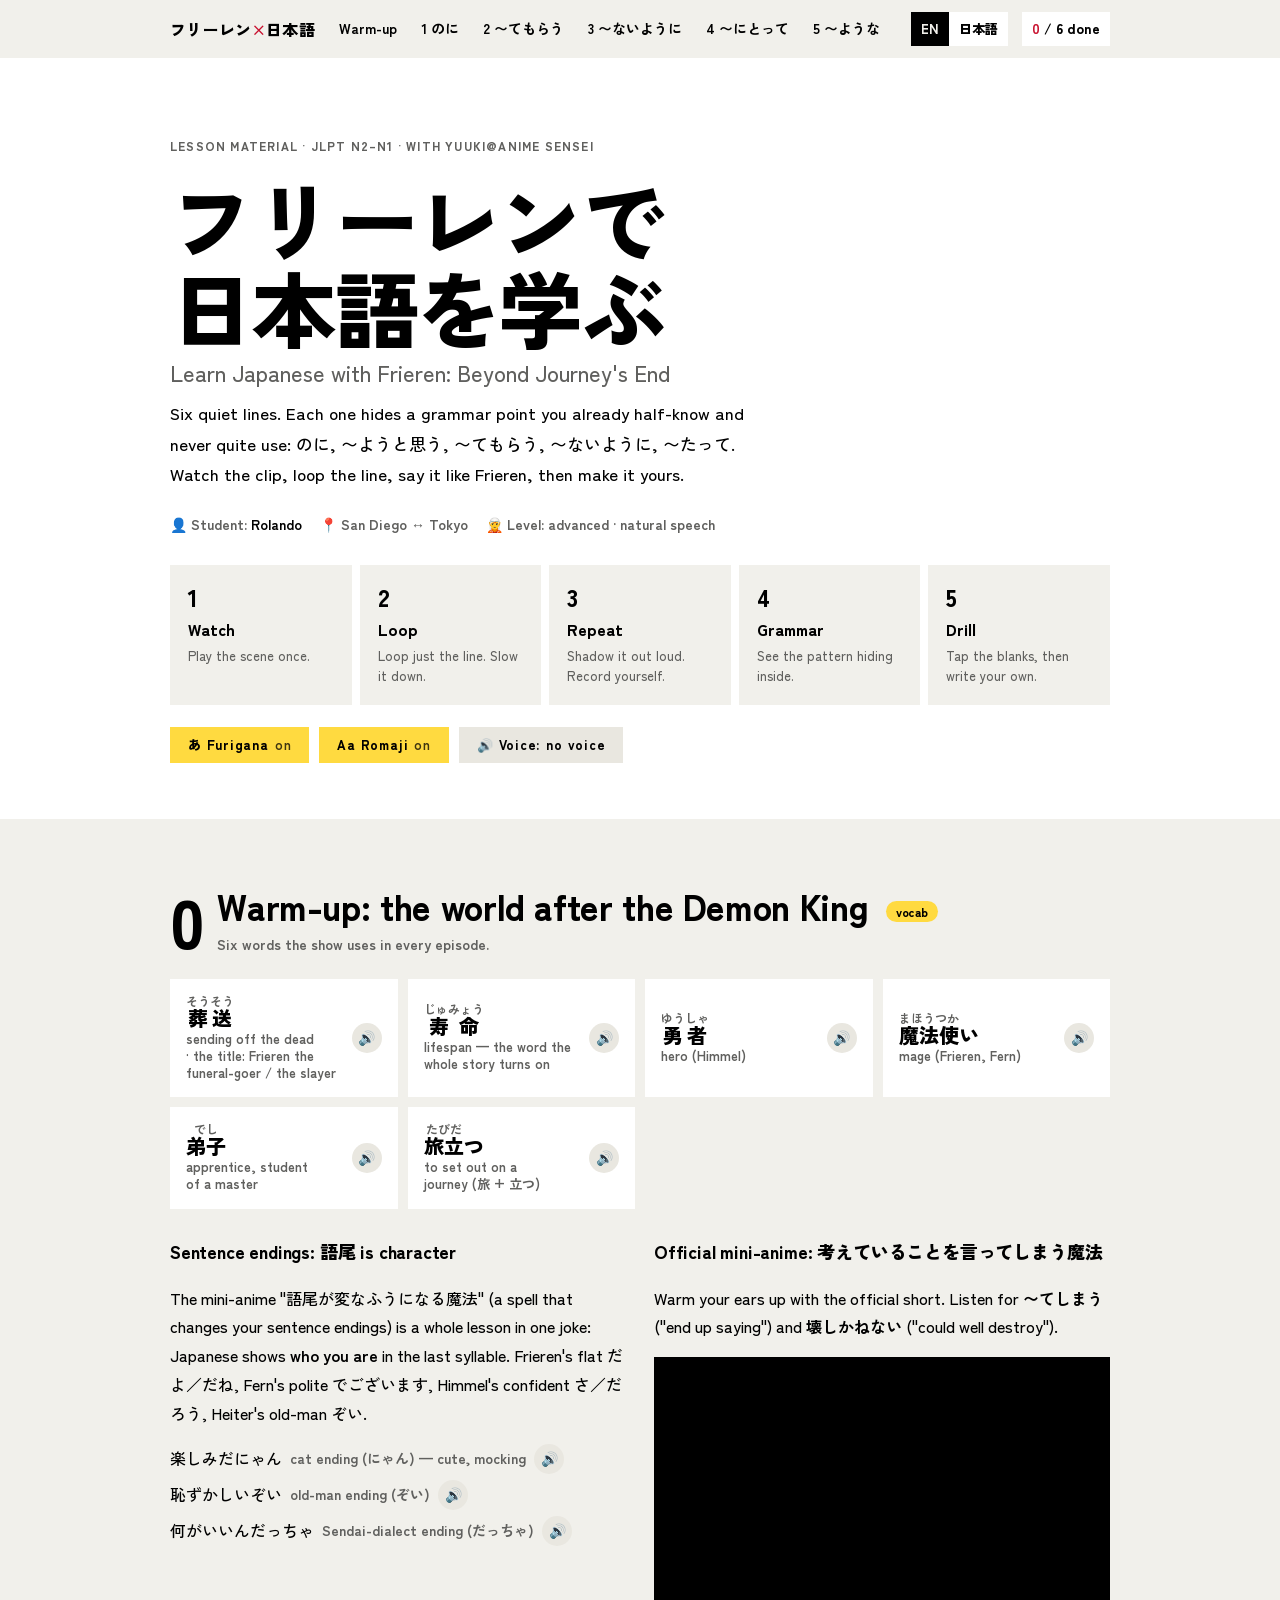
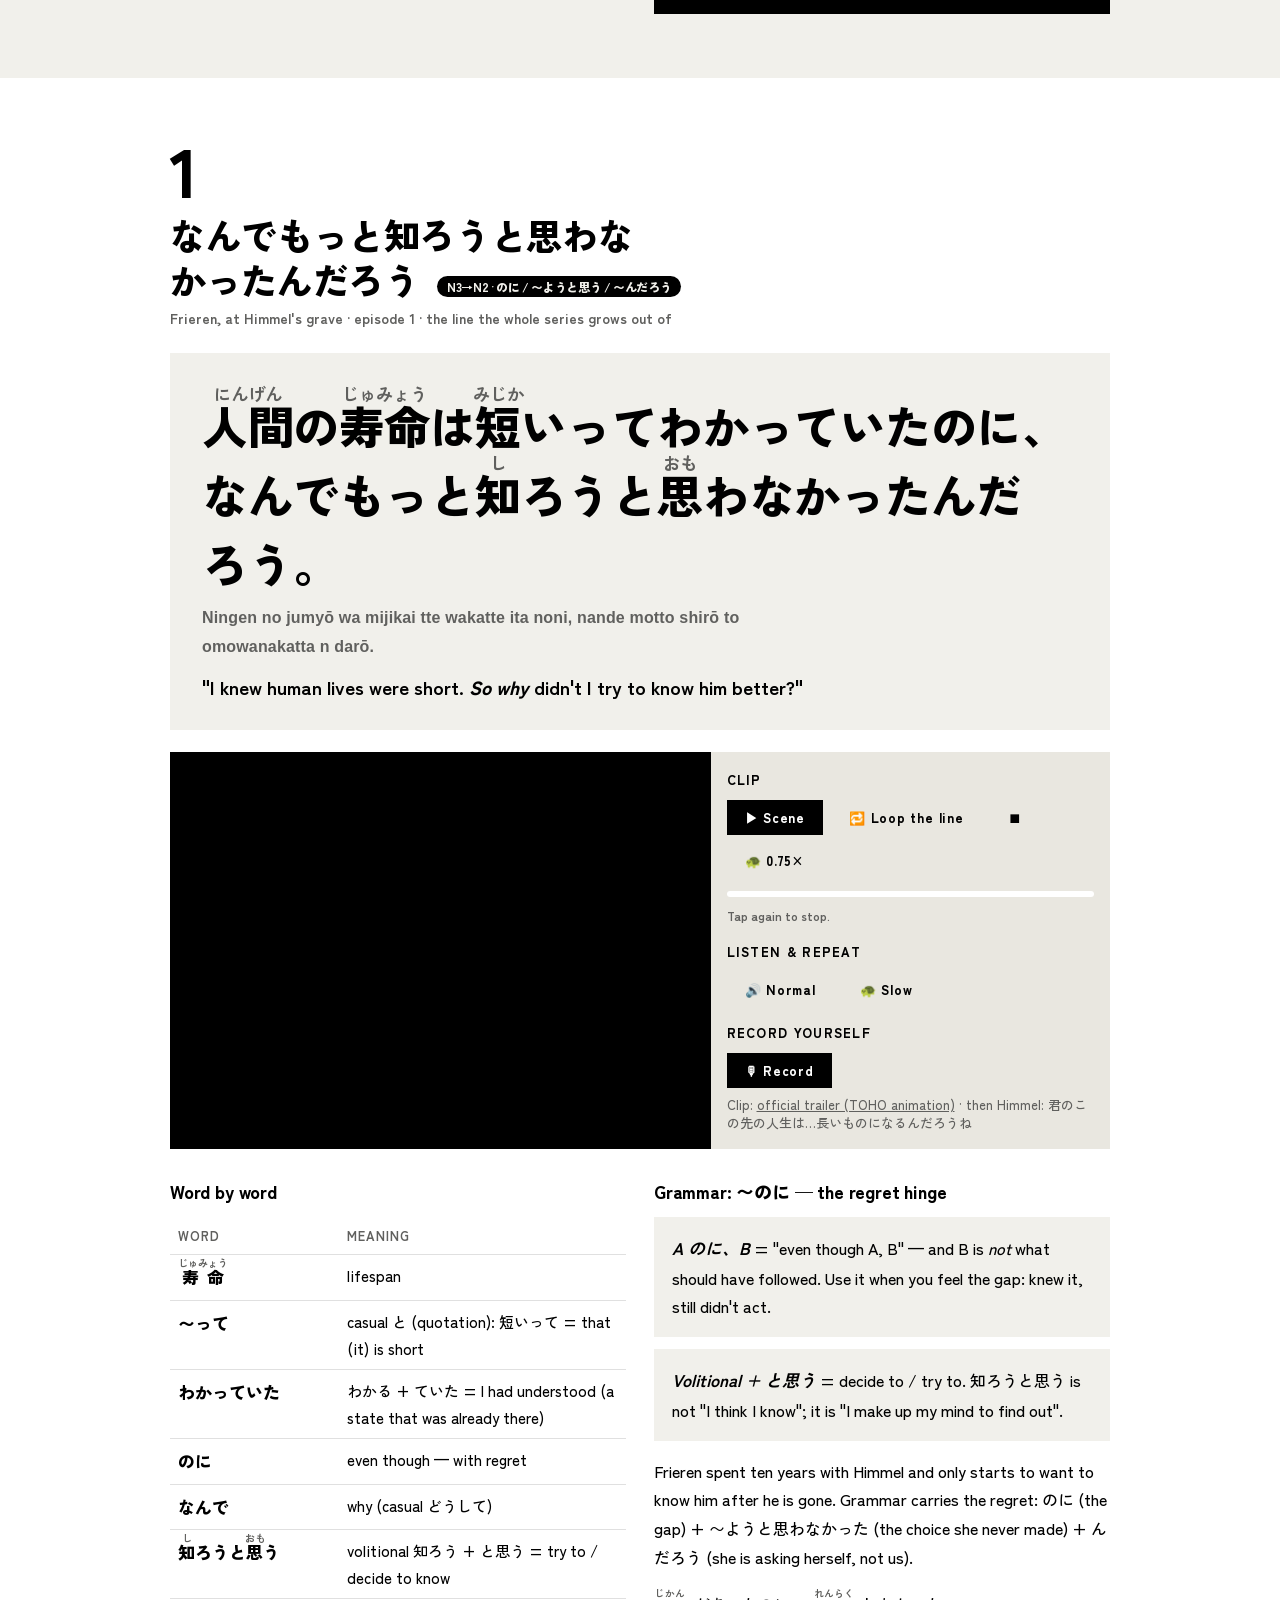
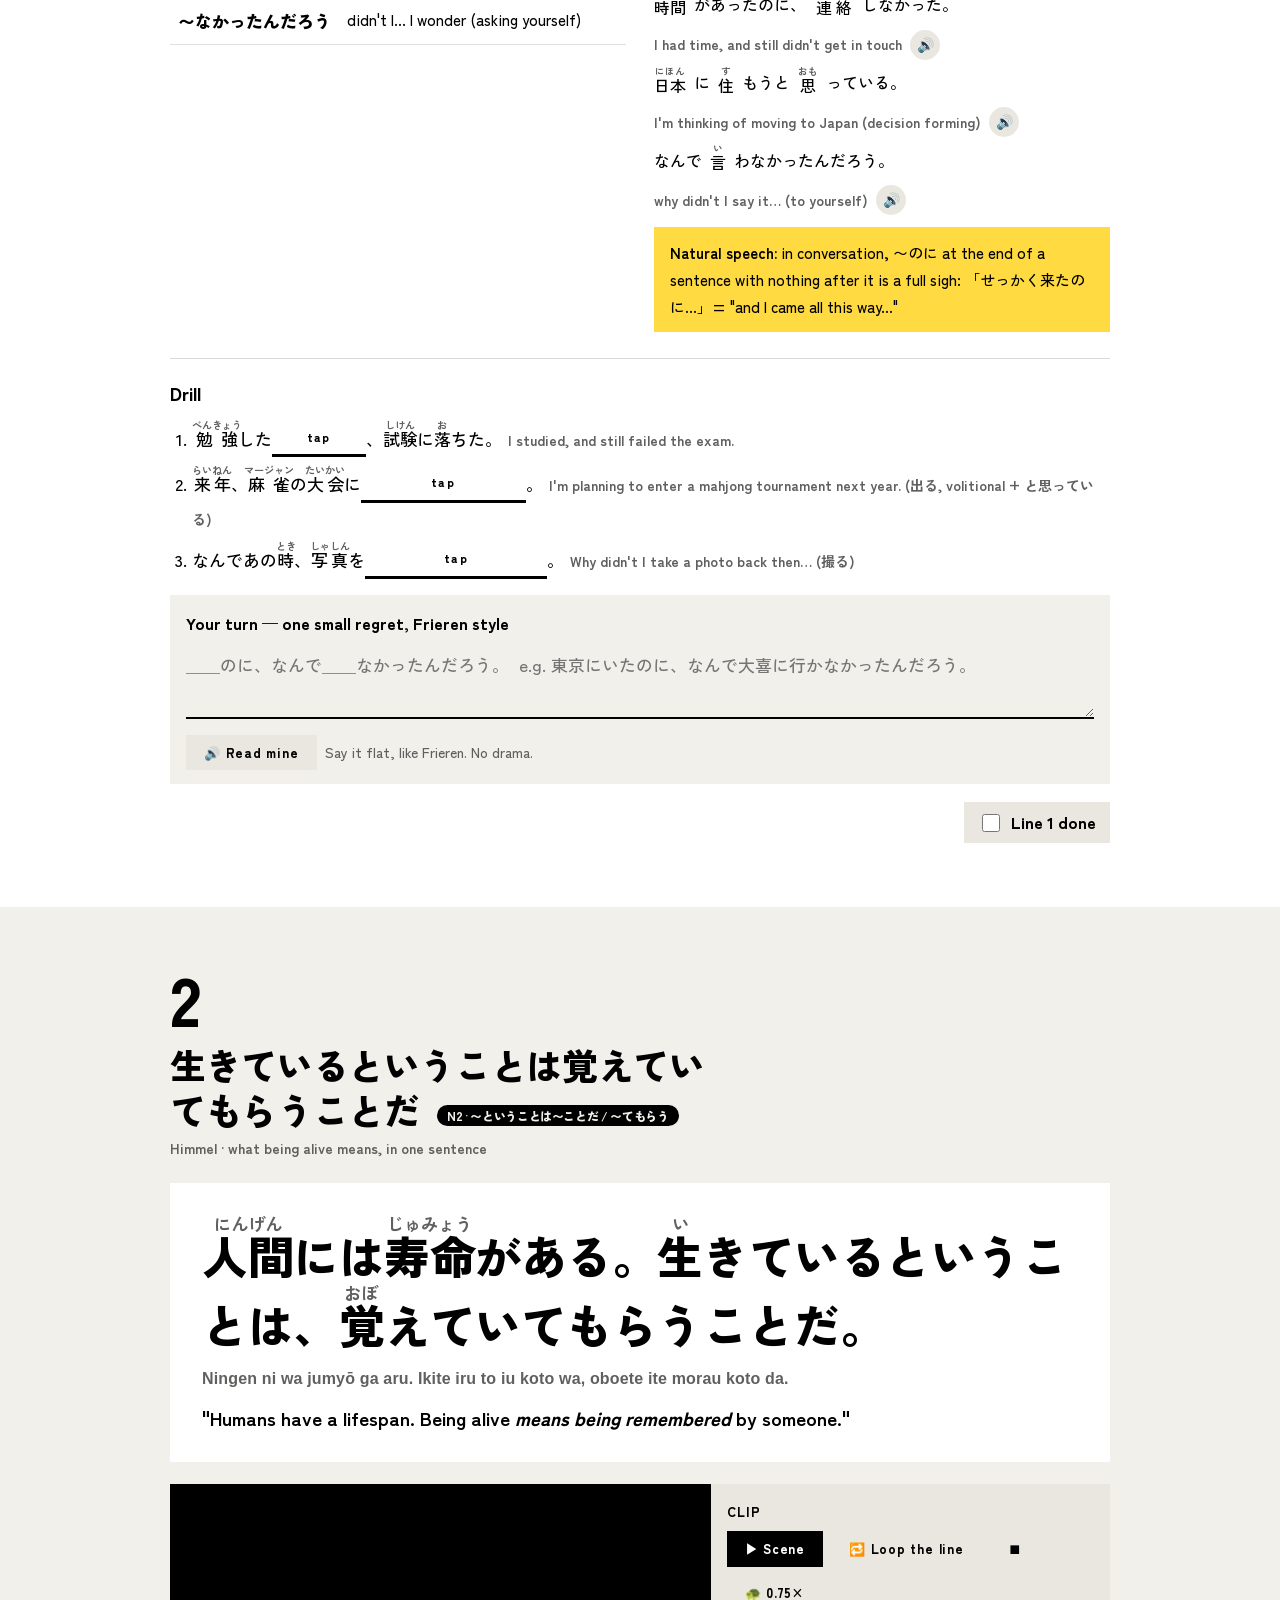
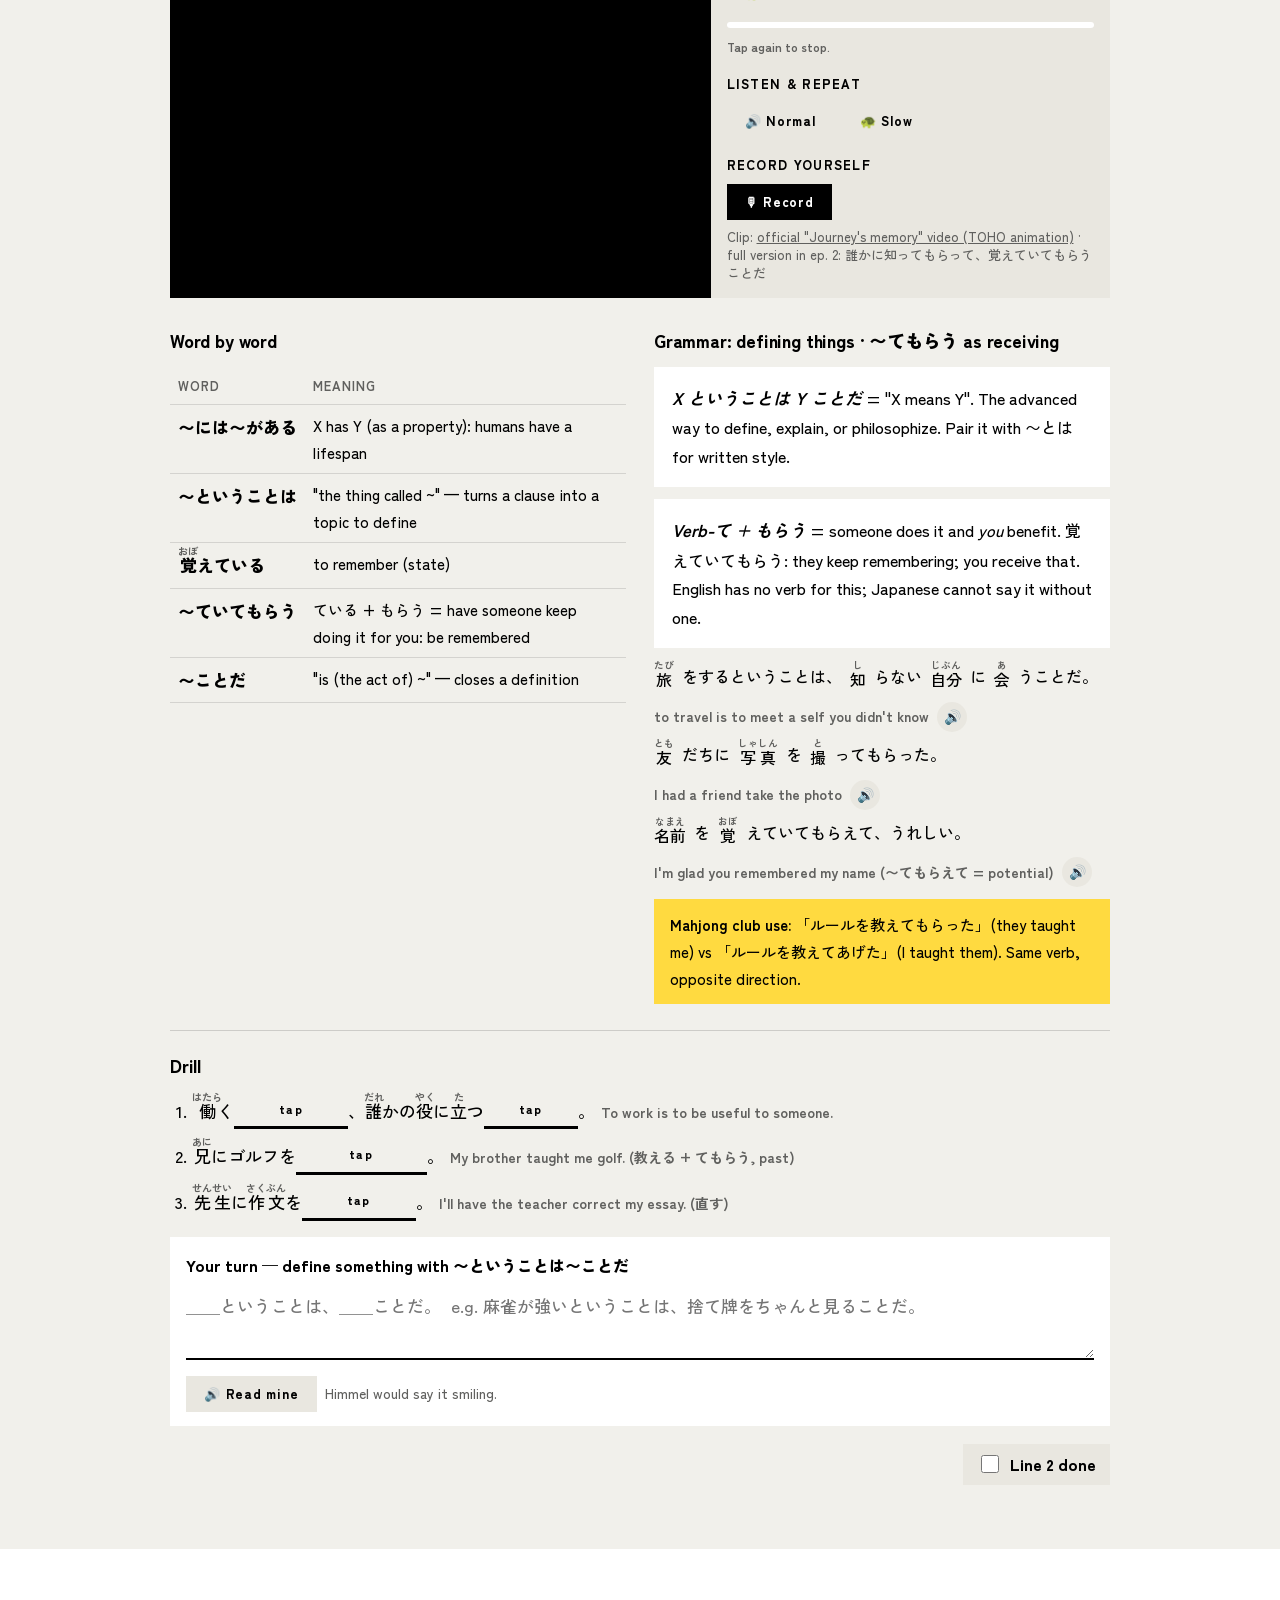
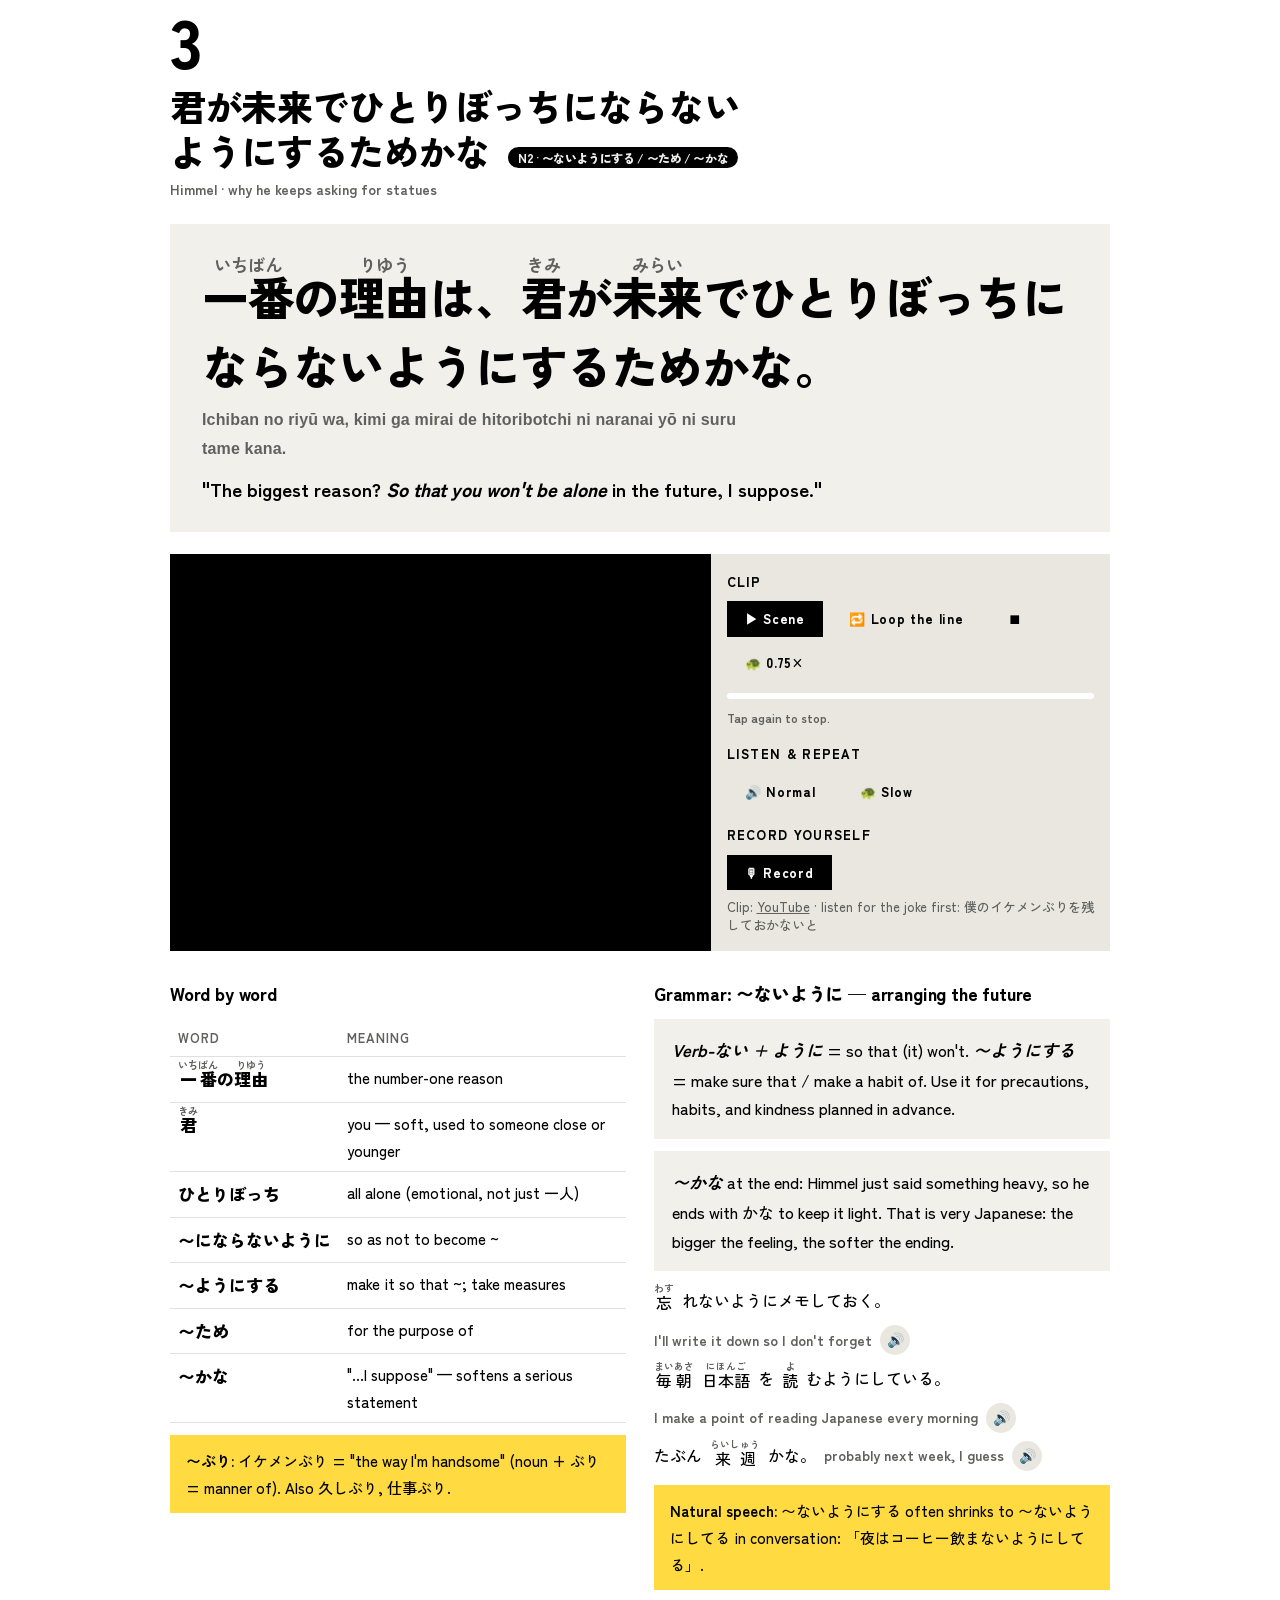
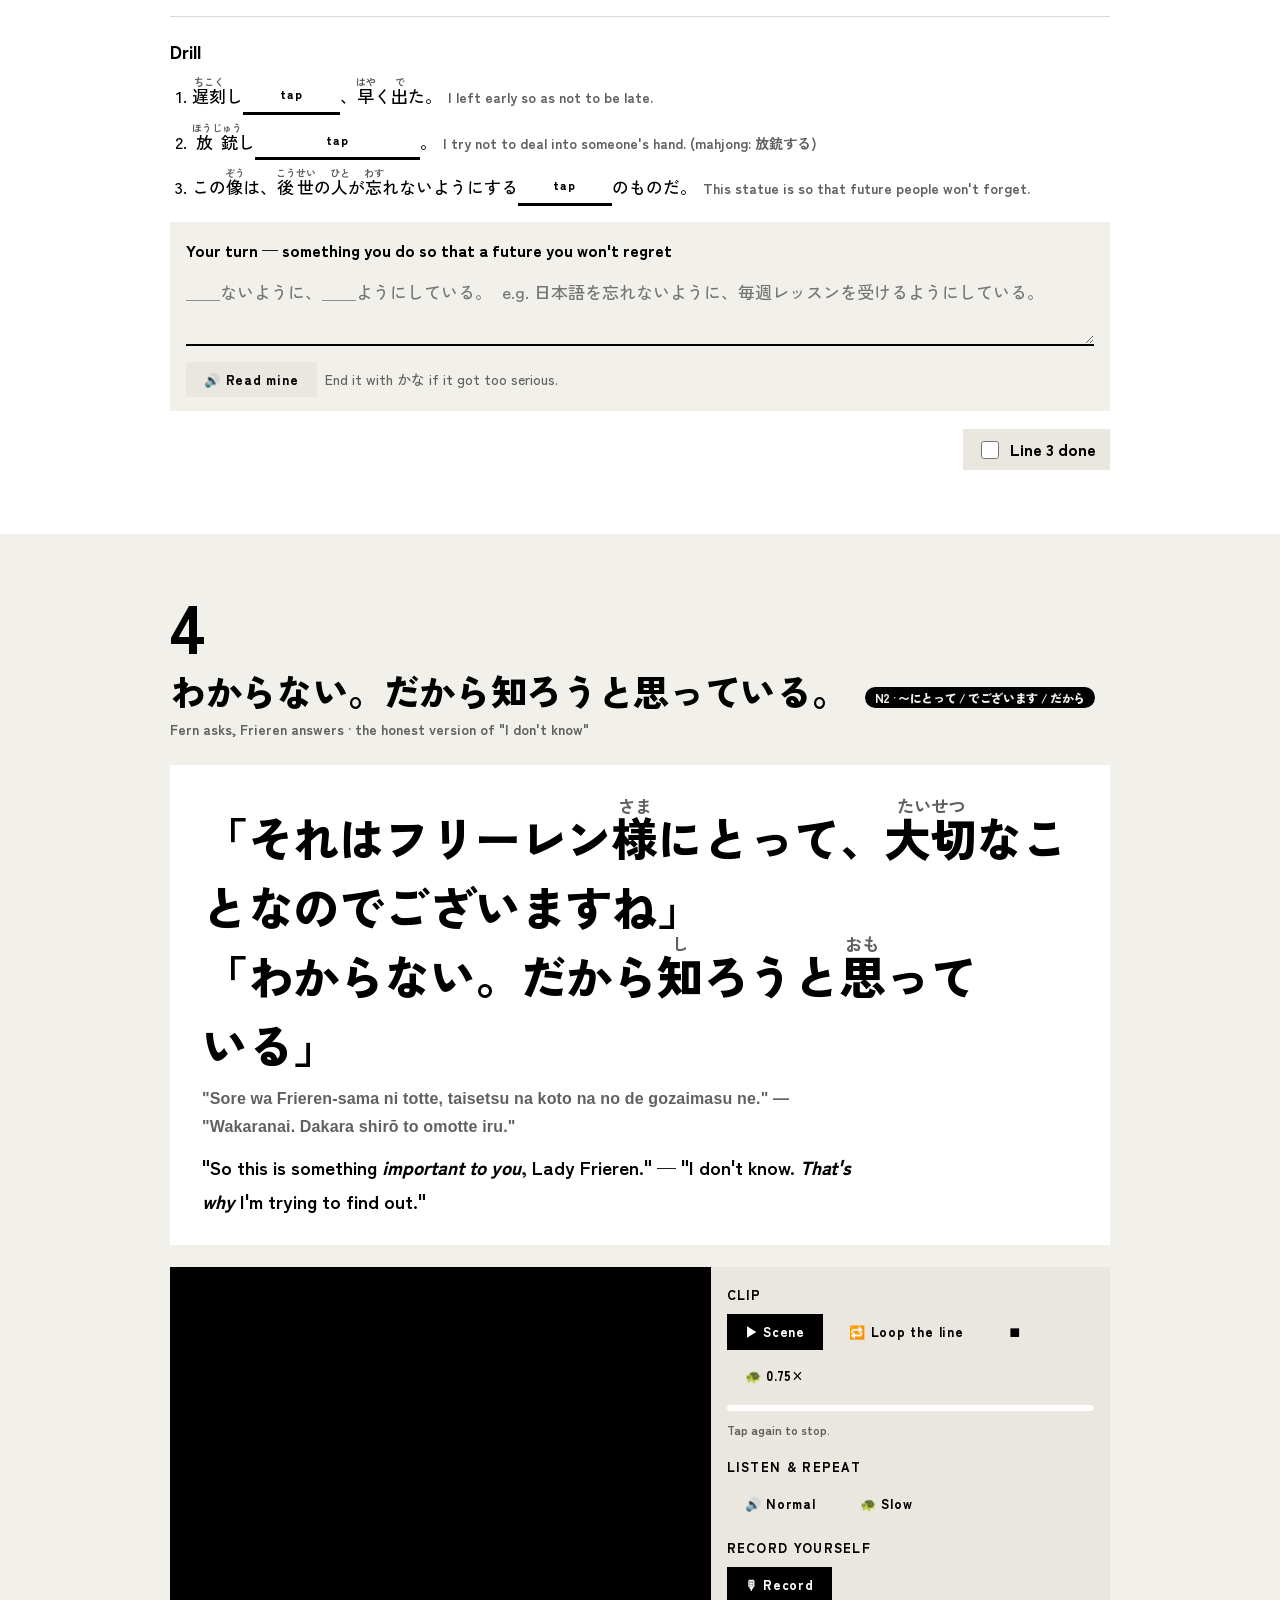
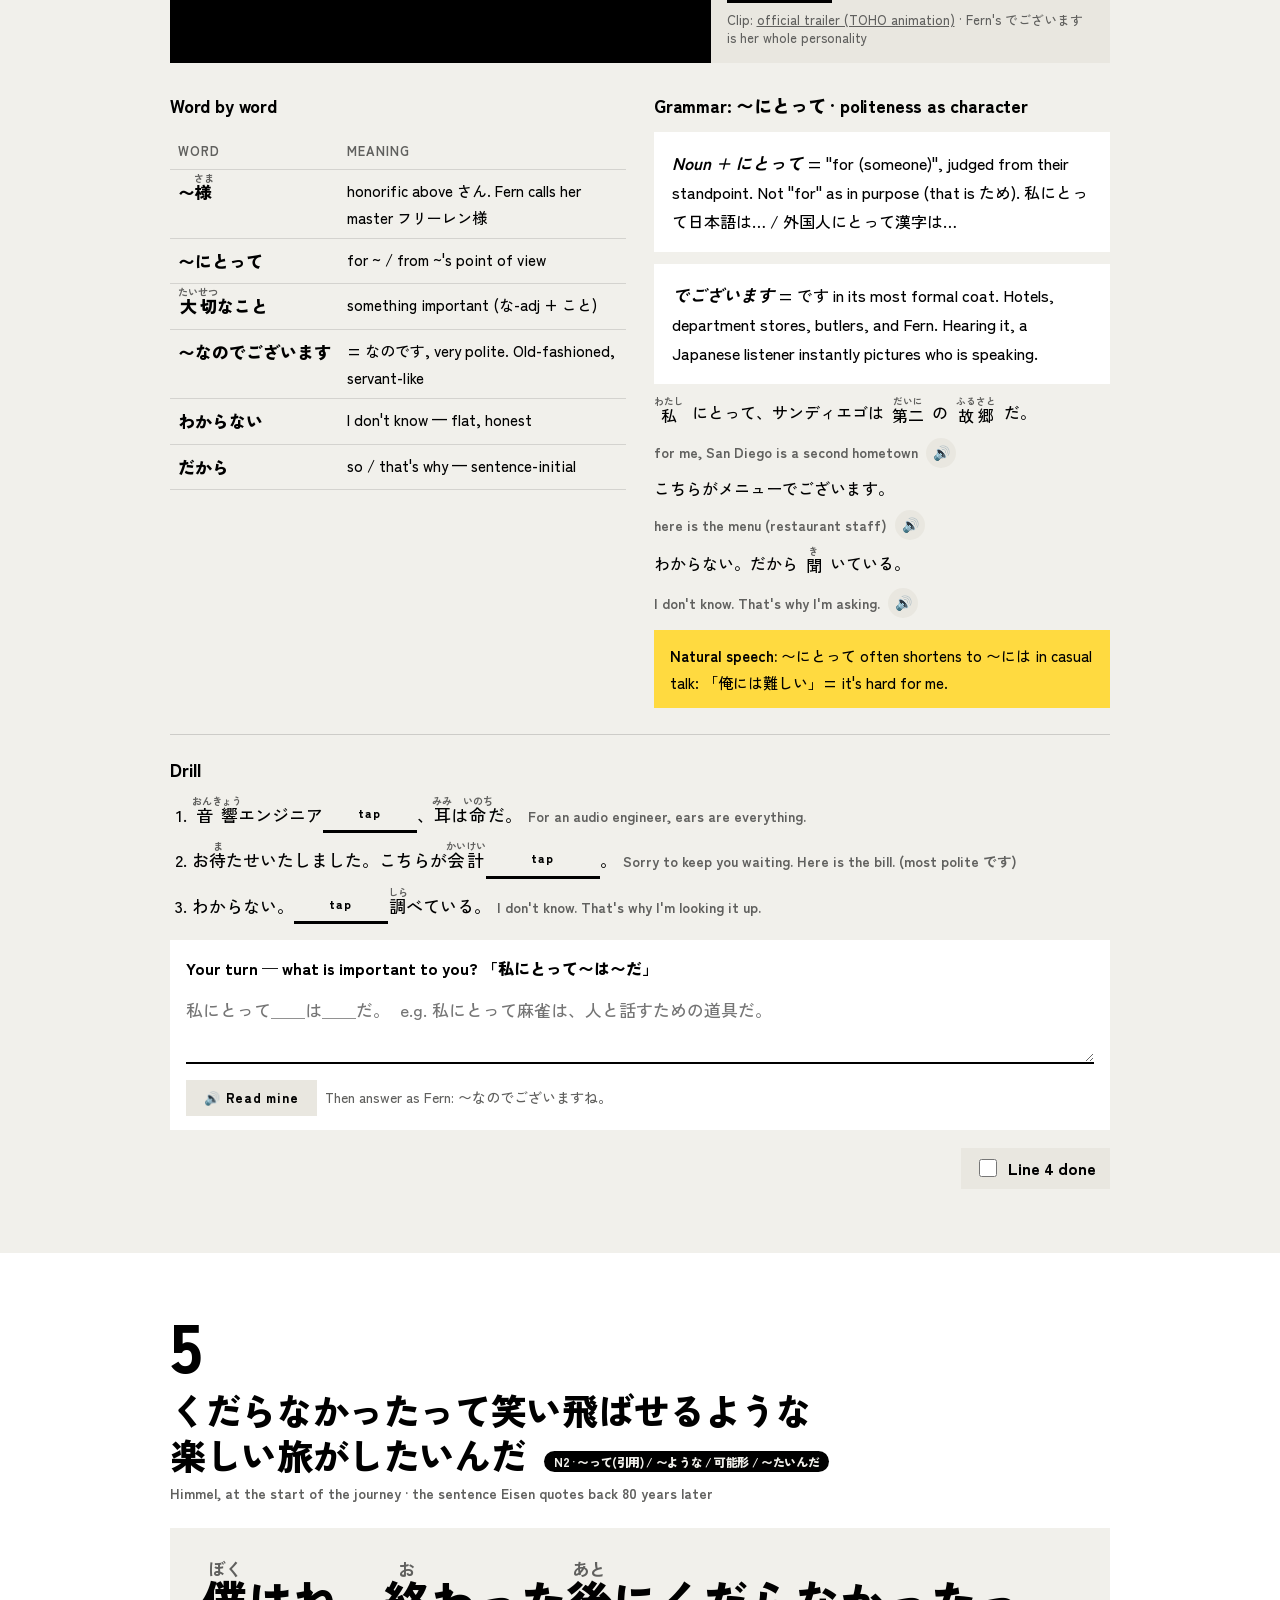
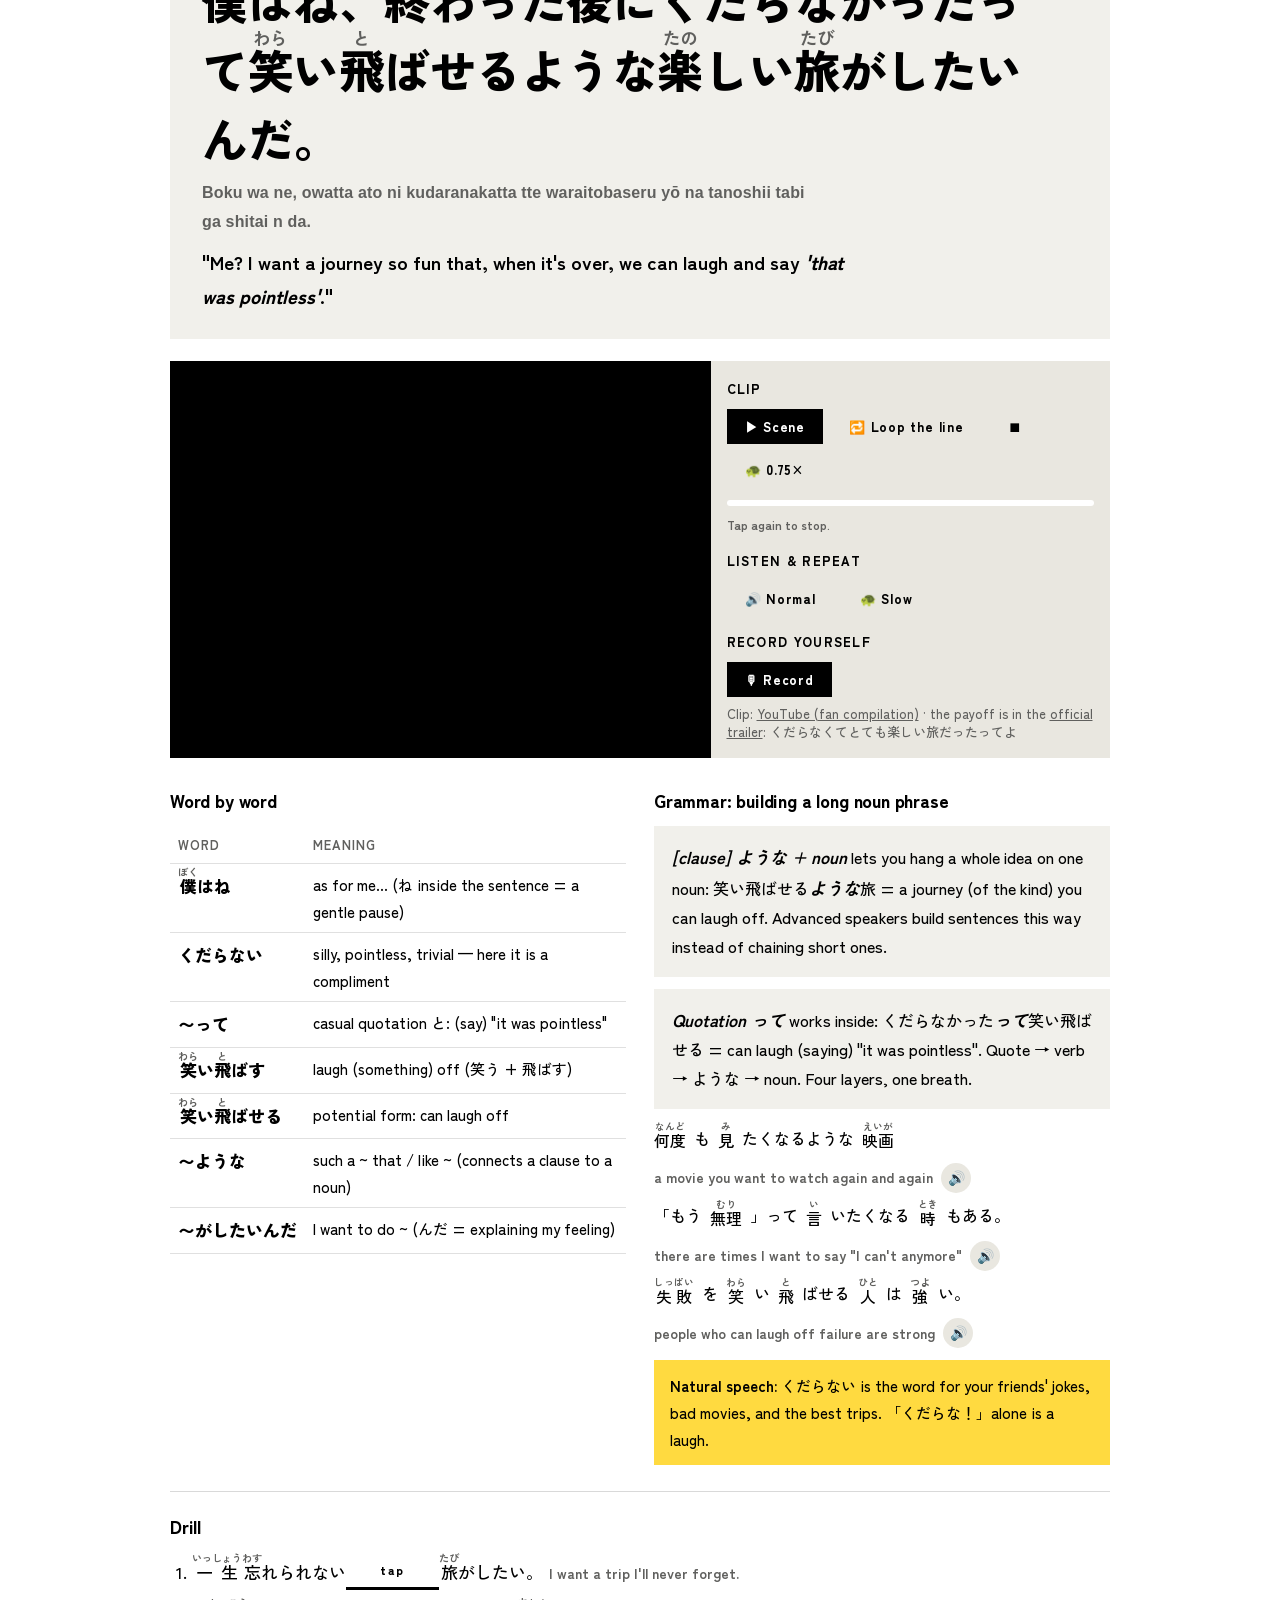
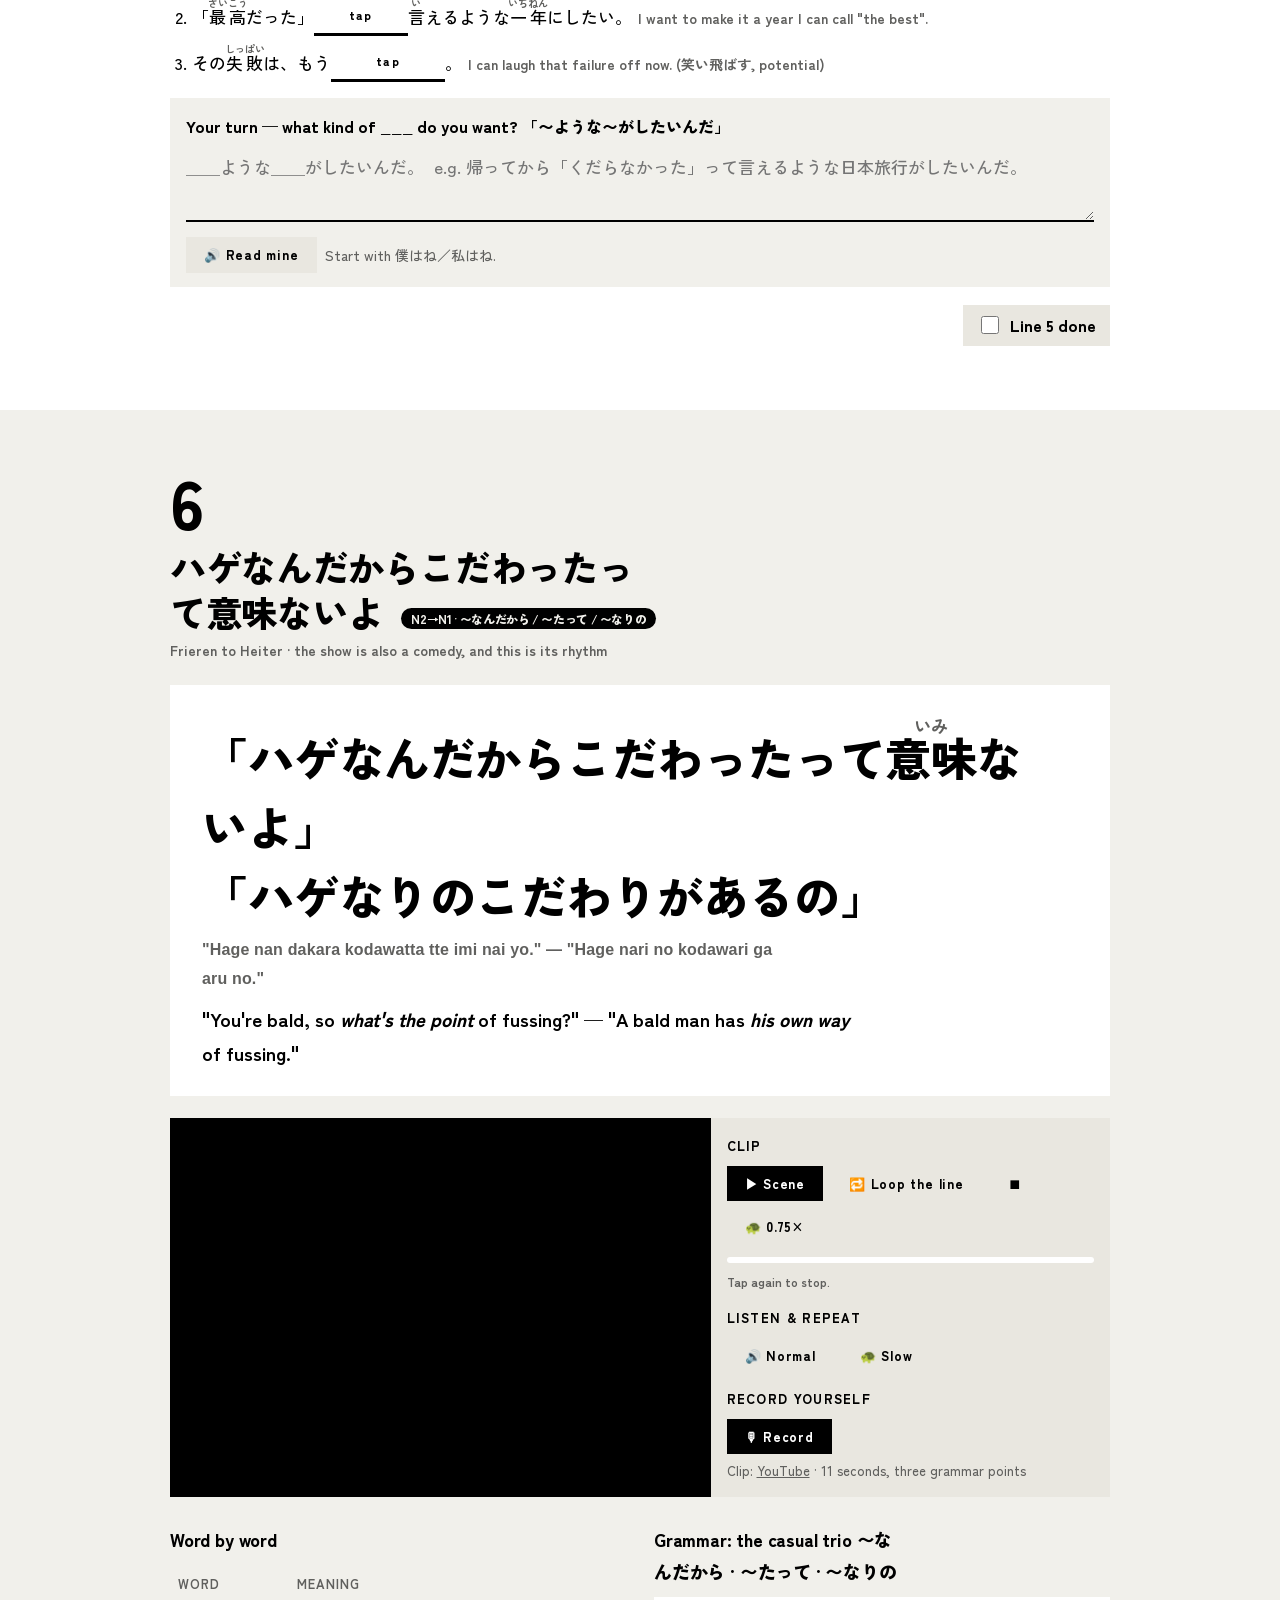
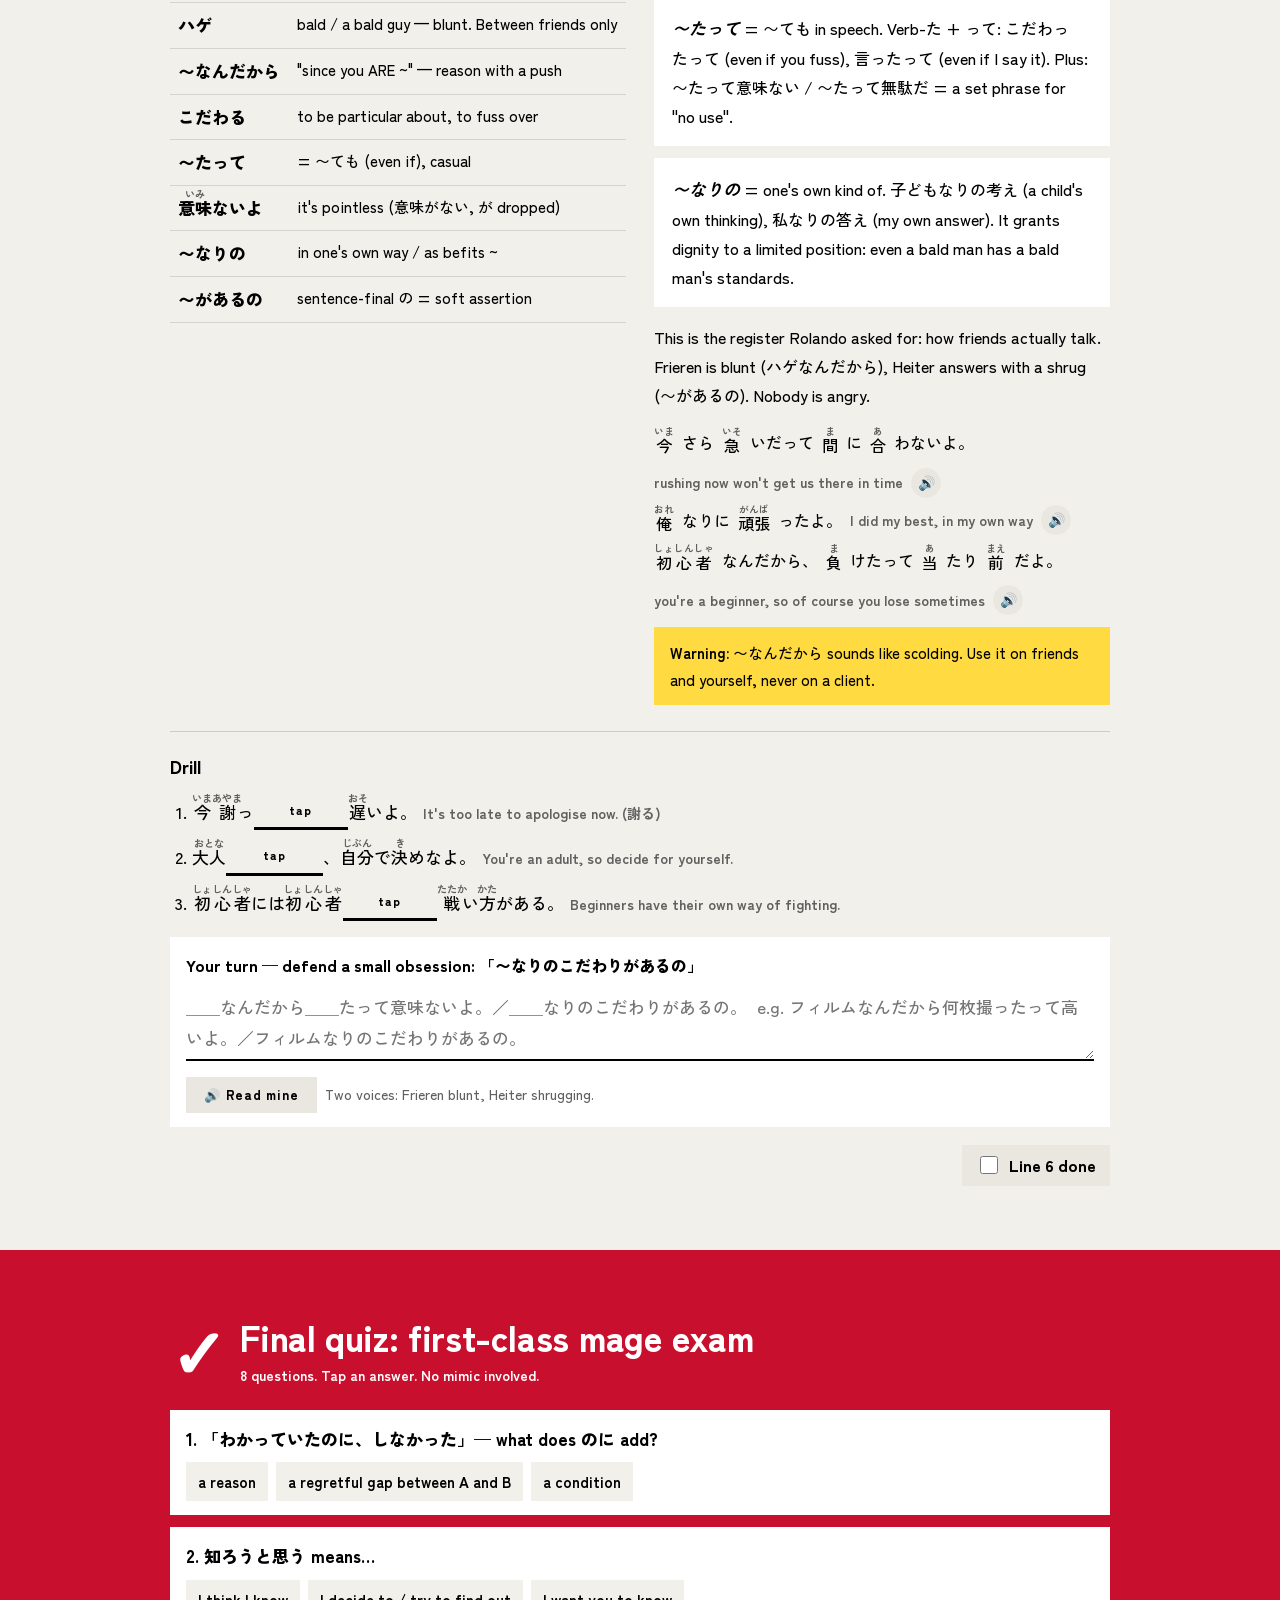
<file: frieren/index.html>
<!doctype html>
<html lang="ja" data-motif="b">
<head>
<meta charset="utf-8">
<meta name="viewport" content="width=device-width,initial-scale=1">
<title>葬送のフリーレンで日本語 — Learn Japanese with Frieren</title>
<meta name="description" content="Lesson material by Yuuki@Anime Sensei for Rolando. Six lines from Frieren: Beyond Journey's End, with looped clips, listen-and-repeat, grammar breakdowns and drills (JLPT N2–N1).">
<link rel="preconnect" href="https://fonts.googleapis.com">
<link rel="preconnect" href="https://fonts.gstatic.com" crossorigin>
<link href="https://fonts.googleapis.com/css2?family=Zen+Kaku+Gothic+New:wght@500;700;900&family=Dela+Gothic+One&display=swap" rel="stylesheet">
<link rel="stylesheet" href="../style.css">
<script src="../motif.js"></script>
</head>
<body><header class="top">
  <div class="wrap">
    <a class="brand" href="#top">フリーレン<b>×</b>日本語</a>
    <nav id="nav">
      <a href="#warmup" data-i18n="nav.warmup">Warm-up</a>
      <a href="#l1">1 のに</a>
      <a href="#l2">2 〜てもらう</a>
      <a href="#l3">3 〜ないように</a>
      <a href="#l4">4 〜にとって</a>
      <a href="#l5">5 〜ような</a>
      <a href="#l6">6 〜たって</a>
      <a href="#quiz" data-i18n="nav.quiz">Quiz</a>
    </nav>
    <div class="lang" id="lang"><button data-lang="en" class="on">EN</button><button data-lang="ja">日本語</button></div>
    <div class="prog" title="Lines you marked as done"><b id="doneN">0</b> / 6 done</div>
  </div>
</header>

<div class="hero" id="top">
  <div class="wrap">
    <span class="eyebrow" data-i18n="hero.eyebrow">Lesson material · JLPT N2–N1 · with Yuuki@Anime Sensei</span>
    <h1>フリーレンで<br>日本語を学ぶ<span class="en" data-i18n="hero.h1_en">Learn Japanese with Frieren: Beyond Journey's End</span></h1>
    <p class="lead" data-i18n="hero.lead">Six quiet lines. Each one hides a grammar point you already half-know and never quite use: のに, 〜ようと思う, 〜てもらう, 〜ないように, 〜たって. Watch the clip, loop the line, say it like Frieren, then make it yours.</p>
    <div class="meta">
      <span data-i18n="hero.meta.0">👤 Student: <b>Rolando</b></span>
      <span data-i18n="hero.meta.1">📍 San Diego ↔ Tokyo</span>
      <span data-i18n="hero.meta.2">🧝 Level: advanced · natural speech</span>
    </div>
    <div class="howto">
      <div><div class="n">1</div><div class="t" data-i18n="hero.howto.0.t">Watch</div><div class="d" data-i18n="hero.howto.0.d">Play the scene once.</div></div>
      <div><div class="n">2</div><div class="t" data-i18n="hero.howto.1.t">Loop</div><div class="d" data-i18n="hero.howto.1.d">Loop just the line. Slow it down.</div></div>
      <div><div class="n">3</div><div class="t" data-i18n="hero.howto.2.t">Repeat</div><div class="d" data-i18n="hero.howto.2.d">Shadow it out loud. Record yourself.</div></div>
      <div><div class="n">4</div><div class="t" data-i18n="hero.howto.3.t">Grammar</div><div class="d" data-i18n="hero.howto.3.d">See the pattern hiding inside.</div></div>
      <div><div class="n">5</div><div class="t" data-i18n="hero.howto.4.t">Drill</div><div class="d" data-i18n="hero.howto.4.d">Tap the blanks, then write your own.</div></div>
    </div>
    <div class="toggles">
      <button class="btn on" id="tRuby" data-i18n="toggles.ruby">あ Furigana <span class="k">on</span></button>
      <button class="btn on" id="tRomaji" data-i18n="toggles.romaji">Aa Romaji <span class="k">on</span></button>
      <button class="btn" id="tVoice">🔊 Voice: <span id="voiceName">loading…</span></button>
    </div>
  </div>
</div>

<!-- ================= WARM-UP ================= -->
<section id="warmup">
  <div class="wrap">
    <div class="sec-head">
      <div class="num">0</div>
      <div><h2><span data-i18n="warmup.h2">Warm-up: the world after the Demon King</span> <span class="tag fun" data-i18n="warmup.tag">vocab</span></h2><div class="who" data-i18n="warmup.who">Six words the show uses in every episode.</div></div>
    </div>
    <div class="chips">
      <div class="chip"><div><div class="j"><ruby>葬送<rt>そうそう</rt></ruby></div><div class="e" data-i18n="warmup.chips.0.e">sending off the dead · the title: Frieren the funeral-goer / the slayer</div></div><button class="spk" data-say="葬送">🔊</button></div>
      <div class="chip"><div><div class="j"><ruby>寿命<rt>じゅみょう</rt></ruby></div><div class="e" data-i18n="warmup.chips.1.e">lifespan — the word the whole story turns on</div></div><button class="spk" data-say="寿命">🔊</button></div>
      <div class="chip"><div><div class="j"><ruby>勇者<rt>ゆうしゃ</rt></ruby></div><div class="e" data-i18n="warmup.chips.2.e">hero (Himmel)</div></div><button class="spk" data-say="勇者">🔊</button></div>
      <div class="chip"><div><div class="j"><ruby>魔法使<rt>まほうつか</rt></ruby>い</div><div class="e" data-i18n="warmup.chips.3.e">mage (Frieren, Fern)</div></div><button class="spk" data-say="魔法使い">🔊</button></div>
      <div class="chip"><div><div class="j"><ruby>弟子<rt>でし</rt></ruby></div><div class="e" data-i18n="warmup.chips.4.e">apprentice, student of a master</div></div><button class="spk" data-say="弟子">🔊</button></div>
      <div class="chip"><div><div class="j"><ruby>旅立<rt>たびだ</rt></ruby>つ</div><div class="e" data-i18n="warmup.chips.5.e">to set out on a journey (旅 + 立つ)</div></div><button class="spk" data-say="旅立つ">🔊</button></div>
    </div>
    <div class="grid2">
      <div>
        <h3 data-i18n="warmup.cols.0.h">Sentence endings: 語尾 is character</h3>
        <p data-i18n="warmup.cols.0.p">The mini-anime "語尾が変なふうになる魔法" (a spell that changes your sentence endings) is a whole lesson in one joke: Japanese shows <b>who you are</b> in the last syllable. Frieren's flat だよ／だね, Fern's polite でございます, Himmel's confident さ／だろう, Heiter's old-man ぞい.</p>
        <ul class="ex">
          <li>楽しみだにゃん <span class="m" data-i18n="warmup.cols.0.examples.0.m">cat ending (にゃん) — cute, mocking</span><button class="spk" data-say="楽しみだにゃん">🔊</button></li>
          <li>恥ずかしいぞい <span class="m" data-i18n="warmup.cols.0.examples.1.m">old-man ending (ぞい)</span><button class="spk" data-say="恥ずかしいぞい">🔊</button></li>
          <li>何がいいんだっちゃ <span class="m" data-i18n="warmup.cols.0.examples.2.m">Sendai-dialect ending (だっちゃ)</span><button class="spk" data-say="何がいいんだっちゃ">🔊</button></li>
        </ul>
      </div>
      <div>
        <h3 data-i18n="warmup.cols.1.h">Official mini-anime: 考えていることを言ってしまう魔法</h3>
        <p data-i18n="warmup.cols.1.p">Warm your ears up with the official short. Listen for <b>〜てしまう</b> ("end up saying") and <b>壊しかねない</b> ("could well destroy").</p>
        <div class="panel" style="grid-template-columns:1fr">
          <div class="vid"><div class="yt" id="ytOP"></div></div>
        </div>
      </div>
    </div>
  </div>
</section>
<!-- ================= LINE 1 ================= -->
<section id="l1" class="lesson" data-key="l1">
  <div class="wrap">
    <div class="sec-head">
      <div class="num">1</div>
      <div><h2>なんでもっと知ろうと思わなかったんだろう <span class="tag n2" data-i18n="lines.0.tag.text">N3→N2 · のに / 〜ようと思う / 〜んだろう</span></h2><div class="who" data-i18n="lines.0.who">Frieren, at Himmel's grave · episode 1 · the line the whole series grows out of</div></div>
    </div>

    <div class="bubble">
      <p class="jp"><ruby>人間<rt>にんげん</rt></ruby>の<ruby>寿命<rt>じゅみょう</rt></ruby>は<ruby>短<rt>みじか</rt></ruby>いってわかっていたのに、なんでもっと<ruby>知<rt>し</rt></ruby>ろうと<ruby>思<rt>おも</rt></ruby>わなかったんだろう。</p>
      <p class="romaji">Ningen no jumyō wa mijikai tte wakatte ita noni, nande motto shirō to omowanakatta n darō.</p>
      <p class="en" data-i18n="lines.0.line.en">"I knew human lives were short. <i>So why</i> didn't I try to know him better?"</p>
    </div>

    <div class="panel">
      <div class="vid"><div class="yt" id="yt1"></div></div>
      <div class="ctl" data-player="yt1" data-scene="0,20.0" data-line="0,10.9">
        <div class="lbl" data-i18n="ui.clip">Clip</div>
        <button class="btn primary act-scene" data-i18n="ui.scene">▶ Scene</button>
        <button class="btn act-loop" data-stop="⏸ Stop loop" data-i18n="ui.loop">🔁 Loop the line</button>
        <button class="btn act-stop">⏹</button>
        <button class="btn sm act-slow" data-i18n="ui.slow">🐢 0.75×</button>
        <div class="loopbar"><i></i></div>
        <span class="loophint" data-i18n="ui.loop_hint">Tap again to stop.</span>
        <div class="lbl" data-i18n="ui.listen">Listen &amp; repeat</div>
        <button class="btn act-say" data-say="人間の寿命は短いってわかっていたのに、なんでもっと知ろうと思わなかったんだろう。" data-i18n="ui.normal">🔊 Normal</button>
        <button class="btn act-say-slow" data-say="人間の寿命は短いってわかっていたのに、なんでもっと知ろうと思わなかったんだろう。" data-i18n="ui.slowsay">🐢 Slow</button>
        <div class="lbl" data-i18n="ui.record">Record yourself</div>
        <div class="rec"><button class="btn dark act-rec" data-i18n="ui.rec">🎙 Record</button><span class="dot"></span><audio controls class="mine" hidden></audio></div>
        <div class="src" data-i18n="lines.0.clip.src">Clip: <a href="https://youtu.be/tR8YH0G67Rk" target="_blank" rel="noopener">official trailer (TOHO animation)</a> · then Himmel: 君のこの先の人生は…長いものになるんだろうね</div>
      </div>
    </div>

    <div class="grid2">
      <div>
        <h3 data-i18n="lines.0.words.h">Word by word</h3>
        <table>
          <tr><th data-i18n="lines.0.words.head.0">word</th><th data-i18n="lines.0.words.head.1">meaning</th></tr>
          <tr><td class="w"><ruby>寿命<rt>じゅみょう</rt></ruby></td><td data-i18n="lines.0.words.rows.0.1">lifespan</td></tr>
          <tr><td class="w">〜って</td><td data-i18n="lines.0.words.rows.1.1">casual と (quotation): 短いって = that (it) is short</td></tr>
          <tr><td class="w">わかっていた</td><td data-i18n="lines.0.words.rows.2.1">わかる + ていた = I had understood (a state that was already there)</td></tr>
          <tr><td class="w">のに</td><td data-i18n="lines.0.words.rows.3.1">even though — with regret</td></tr>
          <tr><td class="w">なんで</td><td data-i18n="lines.0.words.rows.4.1">why (casual どうして)</td></tr>
          <tr><td class="w"><ruby>知<rt>し</rt></ruby>ろうと<ruby>思<rt>おも</rt></ruby>う</td><td data-i18n="lines.0.words.rows.5.1">volitional 知ろう + と思う = try to / decide to know</td></tr>
          <tr><td class="w">〜なかったんだろう</td><td data-i18n="lines.0.words.rows.6.1">didn't I… I wonder (asking yourself)</td></tr>
        </table>
      </div>
      <div>
        <h3 data-i18n="lines.0.grammar.h">Grammar: 〜のに — the regret hinge</h3>
        <div class="gp" data-i18n="lines.0.grammar.gp.0"><b>A のに、B</b> = "even though A, B" — and B is <i>not</i> what should have followed. Use it when you feel the gap: knew it, still didn't act.</div>
        <div class="gp" data-i18n="lines.0.grammar.gp.1"><b>Volitional + と思う</b> = decide to / try to. 知ろうと思う is not "I think I know"; it is "I make up my mind to find out".</div>
        <p data-i18n="lines.0.grammar.p">Frieren spent ten years with Himmel and only starts to want to know him after he is gone. Grammar carries the regret: のに (the gap) + 〜ようと思わなかった (the choice she never made) + んだろう (she is asking herself, not us).</p>
        <ul class="ex">
          <li><ruby>時間<rt>じかん</rt></ruby>があったのに、<ruby>連絡<rt>れんらく</rt></ruby>しなかった。 <span class="m" data-i18n="lines.0.grammar.examples.0.m">I had time, and still didn't get in touch</span><button class="spk" data-say="時間があったのに、連絡しなかった。">🔊</button></li>
          <li><ruby>日本<rt>にほん</rt></ruby>に<ruby>住<rt>す</rt></ruby>もうと<ruby>思<rt>おも</rt></ruby>っている。 <span class="m" data-i18n="lines.0.grammar.examples.1.m">I'm thinking of moving to Japan (decision forming)</span><button class="spk" data-say="日本に住もうと思っている。">🔊</button></li>
          <li>なんで<ruby>言<rt>い</rt></ruby>わなかったんだろう。 <span class="m" data-i18n="lines.0.grammar.examples.2.m">why didn't I say it… (to yourself)</span><button class="spk" data-say="なんで言わなかったんだろう。">🔊</button></li>
        </ul>
        <div class="note" data-i18n="lines.0.grammar.note"><b>Natural speech:</b> in conversation, 〜のに at the end of a sentence with nothing after it is a full sigh: 「せっかく来たのに…」= "and I came all this way…"</div>
      </div>
    </div>

    <div class="drill">
      <h3 data-i18n="lines.0.drill.h">Drill</h3>
      <ol>
        <li><ruby>勉強<rt>べんきょう</rt></ruby>した<button class="blank">のに</button>、<ruby>試験<rt>しけん</rt></ruby>に<ruby>落<rt>お</rt></ruby>ちた。<span class="m" data-i18n="lines.0.drill.list.0.m">I studied, and still failed the exam.</span></li>
        <li><ruby>来年<rt>らいねん</rt></ruby>、<ruby>麻雀<rt>マージャン</rt></ruby>の<ruby>大会<rt>たいかい</rt></ruby>に<button class="blank">出ようと思っている</button>。<span class="m" data-i18n="lines.0.drill.list.1.m">I'm planning to enter a mahjong tournament next year. (出る, volitional + と思っている)</span></li>
        <li>なんであの<ruby>時<rt>とき</rt></ruby>、<ruby>写真<rt>しゃしん</rt></ruby>を<button class="blank">撮らなかったんだろう</button>。<span class="m" data-i18n="lines.0.drill.list.2.m">Why didn't I take a photo back then… (撮る)</span></li>
      </ol>
      <div class="yourturn">
        <label data-i18n="lines.0.yourturn.label">Your turn — one small regret, Frieren style</label>
        <textarea data-store="fr-l1" data-i18n-ph="lines.0.yourturn.ph" placeholder="＿＿のに、なんで＿＿なかったんだろう。  e.g. 東京にいたのに、なんで大喜に行かなかったんだろう。"></textarea>
        <div class="row"><button class="btn sm act-say-ta" data-i18n="ui.readmine">🔊 Read mine</button><span class="hint" data-i18n="lines.0.yourturn.hint">Say it flat, like Frieren. No drama.</span></div>
      </div>
      <div class="done"><label><input type="checkbox" class="doneBox"> <span data-i18n="lines.0.done">Line 1 done</span></label></div>
    </div>
  </div>
</section>
<!-- ================= LINE 2 ================= -->
<section id="l2" class="lesson" data-key="l2">
  <div class="wrap">
    <div class="sec-head">
      <div class="num">2</div>
      <div><h2>生きているということは覚えていてもらうことだ <span class="tag n2" data-i18n="lines.1.tag.text">N2 · 〜ということは〜ことだ / 〜てもらう</span></h2><div class="who" data-i18n="lines.1.who">Himmel · what being alive means, in one sentence</div></div>
    </div>

    <div class="bubble">
      <p class="jp"><ruby>人間<rt>にんげん</rt></ruby>には<ruby>寿命<rt>じゅみょう</rt></ruby>がある。<ruby>生<rt>い</rt></ruby>きているということは、<ruby>覚<rt>おぼ</rt></ruby>えていてもらうことだ。</p>
      <p class="romaji">Ningen ni wa jumyō ga aru. Ikite iru to iu koto wa, oboete ite morau koto da.</p>
      <p class="en" data-i18n="lines.1.line.en">"Humans have a lifespan. Being alive <i>means being remembered</i> by someone."</p>
    </div>

    <div class="panel">
      <div class="vid"><div class="yt" id="yt2"></div></div>
      <div class="ctl" data-player="yt2" data-scene="58.7,72.1" data-line="63.3,69.6">
        <div class="lbl" data-i18n="ui.clip">Clip</div>
        <button class="btn primary act-scene" data-i18n="ui.scene">▶ Scene</button>
        <button class="btn act-loop" data-stop="⏸ Stop loop" data-i18n="ui.loop">🔁 Loop the line</button>
        <button class="btn act-stop">⏹</button>
        <button class="btn sm act-slow" data-i18n="ui.slow">🐢 0.75×</button>
        <div class="loopbar"><i></i></div>
        <span class="loophint" data-i18n="ui.loop_hint">Tap again to stop.</span>
        <div class="lbl" data-i18n="ui.listen">Listen &amp; repeat</div>
        <button class="btn act-say" data-say="人間には寿命がある。生きているということは、覚えていてもらうことだ。" data-i18n="ui.normal">🔊 Normal</button>
        <button class="btn act-say-slow" data-say="人間には寿命がある。生きているということは、覚えていてもらうことだ。" data-i18n="ui.slowsay">🐢 Slow</button>
        <div class="lbl" data-i18n="ui.record">Record yourself</div>
        <div class="rec"><button class="btn dark act-rec" data-i18n="ui.rec">🎙 Record</button><span class="dot"></span><audio controls class="mine" hidden></audio></div>
        <div class="src" data-i18n="lines.1.clip.src">Clip: <a href="https://youtu.be/4jC3owE69iM?t=58" target="_blank" rel="noopener">official "Journey's memory" video (TOHO animation)</a> · full version in ep. 2: 誰かに知ってもらって、覚えていてもらうことだ</div>
      </div>
    </div>

    <div class="grid2">
      <div>
        <h3 data-i18n="lines.1.words.h">Word by word</h3>
        <table>
          <tr><th data-i18n="lines.1.words.head.0">word</th><th data-i18n="lines.1.words.head.1">meaning</th></tr>
          <tr><td class="w">〜には〜がある</td><td data-i18n="lines.1.words.rows.0.1">X has Y (as a property): humans have a lifespan</td></tr>
          <tr><td class="w">〜ということは</td><td data-i18n="lines.1.words.rows.1.1">"the thing called ~" — turns a clause into a topic to define</td></tr>
          <tr><td class="w"><ruby>覚<rt>おぼ</rt></ruby>えている</td><td data-i18n="lines.1.words.rows.2.1">to remember (state)</td></tr>
          <tr><td class="w">〜ていてもらう</td><td data-i18n="lines.1.words.rows.3.1">ている + もらう = have someone keep doing it for you: be remembered</td></tr>
          <tr><td class="w">〜ことだ</td><td data-i18n="lines.1.words.rows.4.1">"is (the act of) ~" — closes a definition</td></tr>
        </table>
      </div>
      <div>
        <h3 data-i18n="lines.1.grammar.h">Grammar: defining things · 〜てもらう as receiving</h3>
        <div class="gp" data-i18n="lines.1.grammar.gp.0"><b>X ということは Y ことだ</b> = "X means Y". The advanced way to define, explain, or philosophize. Pair it with 〜とは for written style.</div>
        <div class="gp" data-i18n="lines.1.grammar.gp.1"><b>Verb-て + もらう</b> = someone does it and <i>you</i> benefit. 覚えていてもらう: they keep remembering; you receive that. English has no verb for this; Japanese cannot say it without one.</div>
        <ul class="ex">
          <li><ruby>旅<rt>たび</rt></ruby>をするということは、<ruby>知<rt>し</rt></ruby>らない<ruby>自分<rt>じぶん</rt></ruby>に<ruby>会<rt>あ</rt></ruby>うことだ。 <span class="m" data-i18n="lines.1.grammar.examples.0.m">to travel is to meet a self you didn't know</span><button class="spk" data-say="旅をするということは、知らない自分に会うことだ。">🔊</button></li>
          <li><ruby>友<rt>とも</rt></ruby>だちに<ruby>写真<rt>しゃしん</rt></ruby>を<ruby>撮<rt>と</rt></ruby>ってもらった。 <span class="m" data-i18n="lines.1.grammar.examples.1.m">I had a friend take the photo</span><button class="spk" data-say="友だちに写真を撮ってもらった。">🔊</button></li>
          <li><ruby>名前<rt>なまえ</rt></ruby>を<ruby>覚<rt>おぼ</rt></ruby>えていてもらえて、うれしい。 <span class="m" data-i18n="lines.1.grammar.examples.2.m">I'm glad you remembered my name (〜てもらえて = potential)</span><button class="spk" data-say="名前を覚えていてもらえて、うれしい。">🔊</button></li>
        </ul>
        <div class="note" data-i18n="lines.1.grammar.note"><b>Mahjong club use:</b> 「ルールを教えてもらった」(they taught me) vs 「ルールを教えてあげた」(I taught them). Same verb, opposite direction.</div>
      </div>
    </div>

    <div class="drill">
      <h3 data-i18n="lines.1.drill.h">Drill</h3>
      <ol>
        <li><ruby>働<rt>はたら</rt></ruby>く<button class="blank">ということは</button>、<ruby>誰<rt>だれ</rt></ruby>かの<ruby>役<rt>やく</rt></ruby>に<ruby>立<rt>た</rt></ruby>つ<button class="blank">ことだ</button>。<span class="m" data-i18n="lines.1.drill.list.0.m">To work is to be useful to someone.</span></li>
        <li><ruby>兄<rt>あに</rt></ruby>にゴルフを<button class="blank">教えてもらった</button>。<span class="m" data-i18n="lines.1.drill.list.1.m">My brother taught me golf. (教える + てもらう, past)</span></li>
        <li><ruby>先生<rt>せんせい</rt></ruby>に<ruby>作文<rt>さくぶん</rt></ruby>を<button class="blank">直してもらう</button>。<span class="m" data-i18n="lines.1.drill.list.2.m">I'll have the teacher correct my essay. (直す)</span></li>
      </ol>
      <div class="yourturn">
        <label data-i18n="lines.1.yourturn.label">Your turn — define something with 〜ということは〜ことだ</label>
        <textarea data-store="fr-l2" data-i18n-ph="lines.1.yourturn.ph" placeholder="＿＿ということは、＿＿ことだ。  e.g. 麻雀が強いということは、捨て牌をちゃんと見ることだ。"></textarea>
        <div class="row"><button class="btn sm act-say-ta" data-i18n="ui.readmine">🔊 Read mine</button><span class="hint" data-i18n="lines.1.yourturn.hint">Himmel would say it smiling.</span></div>
      </div>
      <div class="done"><label><input type="checkbox" class="doneBox"> <span data-i18n="lines.1.done">Line 2 done</span></label></div>
    </div>
  </div>
</section>
<!-- ================= LINE 3 ================= -->
<section id="l3" class="lesson" data-key="l3">
  <div class="wrap">
    <div class="sec-head">
      <div class="num">3</div>
      <div><h2>君が未来でひとりぼっちにならないようにするためかな <span class="tag n2" data-i18n="lines.2.tag.text">N2 · 〜ないようにする / 〜ため / 〜かな</span></h2><div class="who" data-i18n="lines.2.who">Himmel · why he keeps asking for statues</div></div>
    </div>

    <div class="bubble">
      <p class="jp"><ruby>一番<rt>いちばん</rt></ruby>の<ruby>理由<rt>りゆう</rt></ruby>は、<ruby>君<rt>きみ</rt></ruby>が<ruby>未来<rt>みらい</rt></ruby>でひとりぼっちにならないようにするためかな。</p>
      <p class="romaji">Ichiban no riyū wa, kimi ga mirai de hitoribotchi ni naranai yō ni suru tame kana.</p>
      <p class="en" data-i18n="lines.2.line.en">"The biggest reason? <i>So that you won't be alone</i> in the future, I suppose."</p>
    </div>

    <div class="panel">
      <div class="vid"><div class="yt" id="yt3"></div></div>
      <div class="ctl" data-player="yt3" data-scene="0,33.0" data-line="15.8,27.9">
        <div class="lbl" data-i18n="ui.clip">Clip</div>
        <button class="btn primary act-scene" data-i18n="ui.scene">▶ Scene</button>
        <button class="btn act-loop" data-stop="⏸ Stop loop" data-i18n="ui.loop">🔁 Loop the line</button>
        <button class="btn act-stop">⏹</button>
        <button class="btn sm act-slow" data-i18n="ui.slow">🐢 0.75×</button>
        <div class="loopbar"><i></i></div>
        <span class="loophint" data-i18n="ui.loop_hint">Tap again to stop.</span>
        <div class="lbl" data-i18n="ui.listen">Listen &amp; repeat</div>
        <button class="btn act-say" data-say="一番の理由は、君が未来でひとりぼっちにならないようにするためかな。" data-i18n="ui.normal">🔊 Normal</button>
        <button class="btn act-say-slow" data-say="一番の理由は、君が未来でひとりぼっちにならないようにするためかな。" data-i18n="ui.slowsay">🐢 Slow</button>
        <div class="lbl" data-i18n="ui.record">Record yourself</div>
        <div class="rec"><button class="btn dark act-rec" data-i18n="ui.rec">🎙 Record</button><span class="dot"></span><audio controls class="mine" hidden></audio></div>
        <div class="src" data-i18n="lines.2.clip.src">Clip: <a href="https://youtu.be/3TdAQon7oI4" target="_blank" rel="noopener">YouTube</a> · listen for the joke first: 僕のイケメンぶりを残しておかないと</div>
      </div>
    </div>

    <div class="grid2">
      <div>
        <h3 data-i18n="lines.2.words.h">Word by word</h3>
        <table>
          <tr><th data-i18n="lines.2.words.head.0">word</th><th data-i18n="lines.2.words.head.1">meaning</th></tr>
          <tr><td class="w"><ruby>一番<rt>いちばん</rt></ruby>の<ruby>理由<rt>りゆう</rt></ruby></td><td data-i18n="lines.2.words.rows.0.1">the number-one reason</td></tr>
          <tr><td class="w"><ruby>君<rt>きみ</rt></ruby></td><td data-i18n="lines.2.words.rows.1.1">you — soft, used to someone close or younger</td></tr>
          <tr><td class="w">ひとりぼっち</td><td data-i18n="lines.2.words.rows.2.1">all alone (emotional, not just 一人)</td></tr>
          <tr><td class="w">〜にならないように</td><td data-i18n="lines.2.words.rows.3.1">so as not to become ~</td></tr>
          <tr><td class="w">〜ようにする</td><td data-i18n="lines.2.words.rows.4.1">make it so that ~; take measures</td></tr>
          <tr><td class="w">〜ため</td><td data-i18n="lines.2.words.rows.5.1">for the purpose of</td></tr>
          <tr><td class="w">〜かな</td><td data-i18n="lines.2.words.rows.6.1">"…I suppose" — softens a serious statement</td></tr>
        </table>
        <div class="note" data-i18n="lines.2.words.note"><b>〜ぶり:</b> イケメンぶり = "the way I'm handsome" (noun + ぶり = manner of). Also 久しぶり, 仕事ぶり.</div>
      </div>
      <div>
        <h3 data-i18n="lines.2.grammar.h">Grammar: 〜ないように — arranging the future</h3>
        <div class="gp" data-i18n="lines.2.grammar.gp.0"><b>Verb-ない + ように</b> = so that (it) won't. <b>〜ようにする</b> = make sure that / make a habit of. Use it for precautions, habits, and kindness planned in advance.</div>
        <div class="gp" data-i18n="lines.2.grammar.gp.1"><b>〜かな</b> at the end: Himmel just said something heavy, so he ends with かな to keep it light. That is very Japanese: the bigger the feeling, the softer the ending.</div>
        <ul class="ex">
          <li><ruby>忘<rt>わす</rt></ruby>れないようにメモしておく。 <span class="m" data-i18n="lines.2.grammar.examples.0.m">I'll write it down so I don't forget</span><button class="spk" data-say="忘れないようにメモしておく。">🔊</button></li>
          <li><ruby>毎朝<rt>まいあさ</rt></ruby><ruby>日本語<rt>にほんご</rt></ruby>を<ruby>読<rt>よ</rt></ruby>むようにしている。 <span class="m" data-i18n="lines.2.grammar.examples.1.m">I make a point of reading Japanese every morning</span><button class="spk" data-say="毎朝日本語を読むようにしている。">🔊</button></li>
          <li>たぶん<ruby>来週<rt>らいしゅう</rt></ruby>かな。 <span class="m" data-i18n="lines.2.grammar.examples.2.m">probably next week, I guess</span><button class="spk" data-say="たぶん来週かな。">🔊</button></li>
        </ul>
        <div class="note" data-i18n="lines.2.grammar.note"><b>Natural speech:</b> 〜ないようにする often shrinks to 〜ないようにしてる in conversation: 「夜はコーヒー飲まないようにしてる」.</div>
      </div>
    </div>

    <div class="drill">
      <h3 data-i18n="lines.2.drill.h">Drill</h3>
      <ol>
        <li><ruby>遅刻<rt>ちこく</rt></ruby>し<button class="blank">ないように</button>、<ruby>早<rt>はや</rt></ruby>く<ruby>出<rt>で</rt></ruby>た。<span class="m" data-i18n="lines.2.drill.list.0.m">I left early so as not to be late.</span></li>
        <li><ruby>放銃<rt>ほうじゅう</rt></ruby>し<button class="blank">ないようにしている</button>。<span class="m" data-i18n="lines.2.drill.list.1.m">I try not to deal into someone's hand. (mahjong: 放銃する)</span></li>
        <li>この<ruby>像<rt>ぞう</rt></ruby>は、<ruby>後世<rt>こうせい</rt></ruby>の<ruby>人<rt>ひと</rt></ruby>が<ruby>忘<rt>わす</rt></ruby>れないようにする<button class="blank">ため</button>のものだ。<span class="m" data-i18n="lines.2.drill.list.2.m">This statue is so that future people won't forget.</span></li>
      </ol>
      <div class="yourturn">
        <label data-i18n="lines.2.yourturn.label">Your turn — something you do so that a future you won't regret</label>
        <textarea data-store="fr-l3" data-i18n-ph="lines.2.yourturn.ph" placeholder="＿＿ないように、＿＿ようにしている。  e.g. 日本語を忘れないように、毎週レッスンを受けるようにしている。"></textarea>
        <div class="row"><button class="btn sm act-say-ta" data-i18n="ui.readmine">🔊 Read mine</button><span class="hint" data-i18n="lines.2.yourturn.hint">End it with かな if it got too serious.</span></div>
      </div>
      <div class="done"><label><input type="checkbox" class="doneBox"> <span data-i18n="lines.2.done">Line 3 done</span></label></div>
    </div>
  </div>
</section>
<!-- ================= LINE 4 ================= -->
<section id="l4" class="lesson" data-key="l4">
  <div class="wrap">
    <div class="sec-head">
      <div class="num">4</div>
      <div><h2>わからない。だから知ろうと思っている。 <span class="tag n2" data-i18n="lines.3.tag.text">N2 · 〜にとって / でございます / だから</span></h2><div class="who" data-i18n="lines.3.who">Fern asks, Frieren answers · the honest version of "I don't know"</div></div>
    </div>

    <div class="bubble">
      <p class="jp">「それはフリーレン<ruby>様<rt>さま</rt></ruby>にとって、<ruby>大切<rt>たいせつ</rt></ruby>なことなのでございますね」<br>「わからない。だから<ruby>知<rt>し</rt></ruby>ろうと<ruby>思<rt>おも</rt></ruby>っている」</p>
      <p class="romaji">"Sore wa Frieren-sama ni totte, taisetsu na koto na no de gozaimasu ne." — "Wakaranai. Dakara shirō to omotte iru."</p>
      <p class="en" data-i18n="lines.3.line.en">"So this is something <i>important to you</i>, Lady Frieren." — "I don't know. <i>That's why</i> I'm trying to find out."</p>
    </div>

    <div class="panel">
      <div class="vid"><div class="yt" id="yt4"></div></div>
      <div class="ctl" data-player="yt4" data-scene="50.7,62.5" data-line="53.7,62.3">
        <div class="lbl" data-i18n="ui.clip">Clip</div>
        <button class="btn primary act-scene" data-i18n="ui.scene">▶ Scene</button>
        <button class="btn act-loop" data-stop="⏸ Stop loop" data-i18n="ui.loop">🔁 Loop the line</button>
        <button class="btn act-stop">⏹</button>
        <button class="btn sm act-slow" data-i18n="ui.slow">🐢 0.75×</button>
        <div class="loopbar"><i></i></div>
        <span class="loophint" data-i18n="ui.loop_hint">Tap again to stop.</span>
        <div class="lbl" data-i18n="ui.listen">Listen &amp; repeat</div>
        <button class="btn act-say" data-say="それはフリーレン様にとって、大切なことなのでございますね。わからない。だから知ろうと思っている。" data-i18n="ui.normal">🔊 Normal</button>
        <button class="btn act-say-slow" data-say="それはフリーレン様にとって、大切なことなのでございますね。わからない。だから知ろうと思っている。" data-i18n="ui.slowsay">🐢 Slow</button>
        <div class="lbl" data-i18n="ui.record">Record yourself</div>
        <div class="rec"><button class="btn dark act-rec" data-i18n="ui.rec">🎙 Record</button><span class="dot"></span><audio controls class="mine" hidden></audio></div>
        <div class="src" data-i18n="lines.3.clip.src">Clip: <a href="https://youtu.be/tR8YH0G67Rk?t=50" target="_blank" rel="noopener">official trailer (TOHO animation)</a> · Fern's でございます is her whole personality</div>
      </div>
    </div>

    <div class="grid2">
      <div>
        <h3 data-i18n="lines.3.words.h">Word by word</h3>
        <table>
          <tr><th data-i18n="lines.3.words.head.0">word</th><th data-i18n="lines.3.words.head.1">meaning</th></tr>
          <tr><td class="w">〜<ruby>様<rt>さま</rt></ruby></td><td data-i18n="lines.3.words.rows.0.1">honorific above さん. Fern calls her master フリーレン様</td></tr>
          <tr><td class="w">〜にとって</td><td data-i18n="lines.3.words.rows.1.1">for ~ / from ~'s point of view</td></tr>
          <tr><td class="w"><ruby>大切<rt>たいせつ</rt></ruby>なこと</td><td data-i18n="lines.3.words.rows.2.1">something important (な-adj + こと)</td></tr>
          <tr><td class="w">〜なのでございます</td><td data-i18n="lines.3.words.rows.3.1">= なのです, very polite. Old-fashioned, servant-like</td></tr>
          <tr><td class="w">わからない</td><td data-i18n="lines.3.words.rows.4.1">I don't know — flat, honest</td></tr>
          <tr><td class="w">だから</td><td data-i18n="lines.3.words.rows.5.1">so / that's why — sentence-initial</td></tr>
        </table>
      </div>
      <div>
        <h3 data-i18n="lines.3.grammar.h">Grammar: 〜にとって · politeness as character</h3>
        <div class="gp" data-i18n="lines.3.grammar.gp.0"><b>Noun + にとって</b> = "for (someone)", judged from their standpoint. Not "for" as in purpose (that is ため). 私にとって日本語は… / 外国人にとって漢字は…</div>
        <div class="gp" data-i18n="lines.3.grammar.gp.1"><b>でございます</b> = です in its most formal coat. Hotels, department stores, butlers, and Fern. Hearing it, a Japanese listener instantly pictures who is speaking.</div>
        <ul class="ex">
          <li><ruby>私<rt>わたし</rt></ruby>にとって、サンディエゴは<ruby>第二<rt>だいに</rt></ruby>の<ruby>故郷<rt>ふるさと</rt></ruby>だ。 <span class="m" data-i18n="lines.3.grammar.examples.0.m">for me, San Diego is a second hometown</span><button class="spk" data-say="私にとって、サンディエゴは第二の故郷だ。">🔊</button></li>
          <li>こちらがメニューでございます。 <span class="m" data-i18n="lines.3.grammar.examples.1.m">here is the menu (restaurant staff)</span><button class="spk" data-say="こちらがメニューでございます。">🔊</button></li>
          <li>わからない。だから<ruby>聞<rt>き</rt></ruby>いている。 <span class="m" data-i18n="lines.3.grammar.examples.2.m">I don't know. That's why I'm asking.</span><button class="spk" data-say="わからない。だから聞いている。">🔊</button></li>
        </ul>
        <div class="note" data-i18n="lines.3.grammar.note"><b>Natural speech:</b> 〜にとって often shortens to 〜には in casual talk: 「俺には難しい」= it's hard for me.</div>
      </div>
    </div>

    <div class="drill">
      <h3 data-i18n="lines.3.drill.h">Drill</h3>
      <ol>
        <li><ruby>音響<rt>おんきょう</rt></ruby>エンジニア<button class="blank">にとって</button>、<ruby>耳<rt>みみ</rt></ruby>は<ruby>命<rt>いのち</rt></ruby>だ。<span class="m" data-i18n="lines.3.drill.list.0.m">For an audio engineer, ears are everything.</span></li>
        <li>お<ruby>待<rt>ま</rt></ruby>たせいたしました。こちらが<ruby>会計<rt>かいけい</rt></ruby><button class="blank">でございます</button>。<span class="m" data-i18n="lines.3.drill.list.1.m">Sorry to keep you waiting. Here is the bill. (most polite です)</span></li>
        <li>わからない。<button class="blank">だから</button><ruby>調<rt>しら</rt></ruby>べている。<span class="m" data-i18n="lines.3.drill.list.2.m">I don't know. That's why I'm looking it up.</span></li>
      </ol>
      <div class="yourturn">
        <label data-i18n="lines.3.yourturn.label">Your turn — what is important to you? 「私にとって〜は〜だ」</label>
        <textarea data-store="fr-l4" data-i18n-ph="lines.3.yourturn.ph" placeholder="私にとって＿＿は＿＿だ。  e.g. 私にとって麻雀は、人と話すための道具だ。"></textarea>
        <div class="row"><button class="btn sm act-say-ta" data-i18n="ui.readmine">🔊 Read mine</button><span class="hint" data-i18n="lines.3.yourturn.hint">Then answer as Fern: 〜なのでございますね。</span></div>
      </div>
      <div class="done"><label><input type="checkbox" class="doneBox"> <span data-i18n="lines.3.done">Line 4 done</span></label></div>
    </div>
  </div>
</section>
<!-- ================= LINE 5 ================= -->
<section id="l5" class="lesson" data-key="l5">
  <div class="wrap">
    <div class="sec-head">
      <div class="num">5</div>
      <div><h2>くだらなかったって笑い飛ばせるような楽しい旅がしたいんだ <span class="tag n2" data-i18n="lines.4.tag.text">N2 · 〜って(引用) / 〜ような / 可能形 / 〜たいんだ</span></h2><div class="who" data-i18n="lines.4.who">Himmel, at the start of the journey · the sentence Eisen quotes back 80 years later</div></div>
    </div>

    <div class="bubble">
      <p class="jp"><ruby>僕<rt>ぼく</rt></ruby>はね、<ruby>終<rt>お</rt></ruby>わった<ruby>後<rt>あと</rt></ruby>にくだらなかったって<ruby>笑<rt>わら</rt></ruby>い<ruby>飛<rt>と</rt></ruby>ばせるような<ruby>楽<rt>たの</rt></ruby>しい<ruby>旅<rt>たび</rt></ruby>がしたいんだ。</p>
      <p class="romaji">Boku wa ne, owatta ato ni kudaranakatta tte waraitobaseru yō na tanoshii tabi ga shitai n da.</p>
      <p class="en" data-i18n="lines.4.line.en">"Me? I want a journey so fun that, when it's over, we can laugh and say <i>'that was pointless'</i>."</p>
    </div>

    <div class="panel">
      <div class="vid"><div class="yt" id="yt5"></div></div>
      <div class="ctl" data-player="yt5" data-scene="0,24.0" data-line="0,8.0">
        <div class="lbl" data-i18n="ui.clip">Clip</div>
        <button class="btn primary act-scene" data-i18n="ui.scene">▶ Scene</button>
        <button class="btn act-loop" data-stop="⏸ Stop loop" data-i18n="ui.loop">🔁 Loop the line</button>
        <button class="btn act-stop">⏹</button>
        <button class="btn sm act-slow" data-i18n="ui.slow">🐢 0.75×</button>
        <div class="loopbar"><i></i></div>
        <span class="loophint" data-i18n="ui.loop_hint">Tap again to stop.</span>
        <div class="lbl" data-i18n="ui.listen">Listen &amp; repeat</div>
        <button class="btn act-say" data-say="僕はね、終わった後にくだらなかったって笑い飛ばせるような楽しい旅がしたいんだ。" data-i18n="ui.normal">🔊 Normal</button>
        <button class="btn act-say-slow" data-say="僕はね、終わった後にくだらなかったって笑い飛ばせるような楽しい旅がしたいんだ。" data-i18n="ui.slowsay">🐢 Slow</button>
        <div class="lbl" data-i18n="ui.record">Record yourself</div>
        <div class="rec"><button class="btn dark act-rec" data-i18n="ui.rec">🎙 Record</button><span class="dot"></span><audio controls class="mine" hidden></audio></div>
        <div class="src" data-i18n="lines.4.clip.src">Clip: <a href="https://youtu.be/pOhQlrWm_Qc" target="_blank" rel="noopener">YouTube (fan compilation)</a> · the payoff is in the <a href="https://youtu.be/tR8YH0G67Rk?t=62" target="_blank" rel="noopener">official trailer</a>: くだらなくてとても楽しい旅だったってよ</div>
      </div>
    </div>

    <div class="grid2">
      <div>
        <h3 data-i18n="lines.4.words.h">Word by word</h3>
        <table>
          <tr><th data-i18n="lines.4.words.head.0">word</th><th data-i18n="lines.4.words.head.1">meaning</th></tr>
          <tr><td class="w"><ruby>僕<rt>ぼく</rt></ruby>はね</td><td data-i18n="lines.4.words.rows.0.1">as for me… (ね inside the sentence = a gentle pause)</td></tr>
          <tr><td class="w">くだらない</td><td data-i18n="lines.4.words.rows.1.1">silly, pointless, trivial — here it is a compliment</td></tr>
          <tr><td class="w">〜って</td><td data-i18n="lines.4.words.rows.2.1">casual quotation と: (say) "it was pointless"</td></tr>
          <tr><td class="w"><ruby>笑<rt>わら</rt></ruby>い<ruby>飛<rt>と</rt></ruby>ばす</td><td data-i18n="lines.4.words.rows.3.1">laugh (something) off (笑う + 飛ばす)</td></tr>
          <tr><td class="w"><ruby>笑<rt>わら</rt></ruby>い<ruby>飛<rt>と</rt></ruby>ばせる</td><td data-i18n="lines.4.words.rows.4.1">potential form: can laugh off</td></tr>
          <tr><td class="w">〜ような</td><td data-i18n="lines.4.words.rows.5.1">such a ~ that / like ~ (connects a clause to a noun)</td></tr>
          <tr><td class="w">〜がしたいんだ</td><td data-i18n="lines.4.words.rows.6.1">I want to do ~ (んだ = explaining my feeling)</td></tr>
        </table>
      </div>
      <div>
        <h3 data-i18n="lines.4.grammar.h">Grammar: building a long noun phrase</h3>
        <div class="gp" data-i18n="lines.4.grammar.gp.0"><b>[clause] ような + noun</b> lets you hang a whole idea on one noun: 笑い飛ばせる<b>ような</b>旅 = a journey (of the kind) you can laugh off. Advanced speakers build sentences this way instead of chaining short ones.</div>
        <div class="gp" data-i18n="lines.4.grammar.gp.1"><b>Quotation って</b> works inside: くだらなかった<b>って</b>笑い飛ばせる = can laugh (saying) "it was pointless". Quote → verb → ような → noun. Four layers, one breath.</div>
        <ul class="ex">
          <li><ruby>何度<rt>なんど</rt></ruby>も<ruby>見<rt>み</rt></ruby>たくなるような<ruby>映画<rt>えいが</rt></ruby> <span class="m" data-i18n="lines.4.grammar.examples.0.m">a movie you want to watch again and again</span><button class="spk" data-say="何度も見たくなるような映画">🔊</button></li>
          <li>「もう<ruby>無理<rt>むり</rt></ruby>」って<ruby>言<rt>い</rt></ruby>いたくなる<ruby>時<rt>とき</rt></ruby>もある。 <span class="m" data-i18n="lines.4.grammar.examples.1.m">there are times I want to say "I can't anymore"</span><button class="spk" data-say="もう無理って言いたくなる時もある。">🔊</button></li>
          <li><ruby>失敗<rt>しっぱい</rt></ruby>を<ruby>笑<rt>わら</rt></ruby>い<ruby>飛<rt>と</rt></ruby>ばせる<ruby>人<rt>ひと</rt></ruby>は<ruby>強<rt>つよ</rt></ruby>い。 <span class="m" data-i18n="lines.4.grammar.examples.2.m">people who can laugh off failure are strong</span><button class="spk" data-say="失敗を笑い飛ばせる人は強い。">🔊</button></li>
        </ul>
        <div class="note" data-i18n="lines.4.grammar.note"><b>Natural speech:</b> くだらない is the word for your friends' jokes, bad movies, and the best trips. 「くだらな！」alone is a laugh.</div>
      </div>
    </div>

    <div class="drill">
      <h3 data-i18n="lines.4.drill.h">Drill</h3>
      <ol>
        <li><ruby>一生<rt>いっしょう</rt></ruby><ruby>忘<rt>わす</rt></ruby>れられない<button class="blank">ような</button><ruby>旅<rt>たび</rt></ruby>がしたい。<span class="m" data-i18n="lines.4.drill.list.0.m">I want a trip I'll never forget.</span></li>
        <li>「<ruby>最高<rt>さいこう</rt></ruby>だった」<button class="blank">って</button><ruby>言<rt>い</rt></ruby>えるような<ruby>一年<rt>いちねん</rt></ruby>にしたい。<span class="m" data-i18n="lines.4.drill.list.1.m">I want to make it a year I can call "the best".</span></li>
        <li>その<ruby>失敗<rt>しっぱい</rt></ruby>は、もう<button class="blank">笑い飛ばせる</button>。<span class="m" data-i18n="lines.4.drill.list.2.m">I can laugh that failure off now. (笑い飛ばす, potential)</span></li>
      </ol>
      <div class="yourturn">
        <label data-i18n="lines.4.yourturn.label">Your turn — what kind of ___ do you want? 「〜ような〜がしたいんだ」</label>
        <textarea data-store="fr-l5" data-i18n-ph="lines.4.yourturn.ph" placeholder="＿＿ような＿＿がしたいんだ。  e.g. 帰ってから「くだらなかった」って言えるような日本旅行がしたいんだ。"></textarea>
        <div class="row"><button class="btn sm act-say-ta" data-i18n="ui.readmine">🔊 Read mine</button><span class="hint" data-i18n="lines.4.yourturn.hint">Start with 僕はね／私はね.</span></div>
      </div>
      <div class="done"><label><input type="checkbox" class="doneBox"> <span data-i18n="lines.4.done">Line 5 done</span></label></div>
    </div>
  </div>
</section>
<!-- ================= LINE 6 ================= -->
<section id="l6" class="lesson" data-key="l6">
  <div class="wrap">
    <div class="sec-head">
      <div class="num">6</div>
      <div><h2>ハゲなんだからこだわったって意味ないよ <span class="tag n1" data-i18n="lines.5.tag.text">N2→N1 · 〜なんだから / 〜たって / 〜なりの</span></h2><div class="who" data-i18n="lines.5.who">Frieren to Heiter · the show is also a comedy, and this is its rhythm</div></div>
    </div>

    <div class="bubble">
      <p class="jp">「ハゲなんだからこだわったって<ruby>意味<rt>いみ</rt></ruby>ないよ」<br>「ハゲなりのこだわりがあるの」</p>
      <p class="romaji">"Hage nan dakara kodawatta tte imi nai yo." — "Hage nari no kodawari ga aru no."</p>
      <p class="en" data-i18n="lines.5.line.en">"You're bald, so <i>what's the point</i> of fussing?" — "A bald man has <i>his own way</i> of fussing."</p>
    </div>

    <div class="panel">
      <div class="vid"><div class="yt" id="yt6"></div></div>
      <div class="ctl" data-player="yt6" data-scene="0,11.0" data-line="4.8,10.8">
        <div class="lbl" data-i18n="ui.clip">Clip</div>
        <button class="btn primary act-scene" data-i18n="ui.scene">▶ Scene</button>
        <button class="btn act-loop" data-stop="⏸ Stop loop" data-i18n="ui.loop">🔁 Loop the line</button>
        <button class="btn act-stop">⏹</button>
        <button class="btn sm act-slow" data-i18n="ui.slow">🐢 0.75×</button>
        <div class="loopbar"><i></i></div>
        <span class="loophint" data-i18n="ui.loop_hint">Tap again to stop.</span>
        <div class="lbl" data-i18n="ui.listen">Listen &amp; repeat</div>
        <button class="btn act-say" data-say="ハゲなんだからこだわったって意味ないよ。ハゲなりのこだわりがあるの。" data-i18n="ui.normal">🔊 Normal</button>
        <button class="btn act-say-slow" data-say="ハゲなんだからこだわったって意味ないよ。ハゲなりのこだわりがあるの。" data-i18n="ui.slowsay">🐢 Slow</button>
        <div class="lbl" data-i18n="ui.record">Record yourself</div>
        <div class="rec"><button class="btn dark act-rec" data-i18n="ui.rec">🎙 Record</button><span class="dot"></span><audio controls class="mine" hidden></audio></div>
        <div class="src" data-i18n="lines.5.clip.src">Clip: <a href="https://youtu.be/bdv-uvb1FL4" target="_blank" rel="noopener">YouTube</a> · 11 seconds, three grammar points</div>
      </div>
    </div>

    <div class="grid2">
      <div>
        <h3 data-i18n="lines.5.words.h">Word by word</h3>
        <table>
          <tr><th data-i18n="lines.5.words.head.0">word</th><th data-i18n="lines.5.words.head.1">meaning</th></tr>
          <tr><td class="w">ハゲ</td><td data-i18n="lines.5.words.rows.0.1">bald / a bald guy — blunt. Between friends only</td></tr>
          <tr><td class="w">〜なんだから</td><td data-i18n="lines.5.words.rows.1.1">"since you ARE ~" — reason with a push</td></tr>
          <tr><td class="w">こだわる</td><td data-i18n="lines.5.words.rows.2.1">to be particular about, to fuss over</td></tr>
          <tr><td class="w">〜たって</td><td data-i18n="lines.5.words.rows.3.1">= 〜ても (even if), casual</td></tr>
          <tr><td class="w"><ruby>意味<rt>いみ</rt></ruby>ないよ</td><td data-i18n="lines.5.words.rows.4.1">it's pointless (意味がない, が dropped)</td></tr>
          <tr><td class="w">〜なりの</td><td data-i18n="lines.5.words.rows.5.1">in one's own way / as befits ~</td></tr>
          <tr><td class="w">〜があるの</td><td data-i18n="lines.5.words.rows.6.1">sentence-final の = soft assertion</td></tr>
        </table>
      </div>
      <div>
        <h3 data-i18n="lines.5.grammar.h">Grammar: the casual trio 〜なんだから · 〜たって · 〜なりの</h3>
        <div class="gp" data-i18n="lines.5.grammar.gp.0"><b>〜たって</b> = 〜ても in speech. Verb-た + って: こだわったって (even if you fuss), 言ったって (even if I say it). Plus: 〜たって意味ない / 〜たって無駄だ = a set phrase for "no use".</div>
        <div class="gp" data-i18n="lines.5.grammar.gp.1"><b>〜なりの</b> = one's own kind of. 子どもなりの考え (a child's own thinking), 私なりの答え (my own answer). It grants dignity to a limited position: even a bald man has a bald man's standards.</div>
        <p data-i18n="lines.5.grammar.p">This is the register Rolando asked for: how friends actually talk. Frieren is blunt (ハゲなんだから), Heiter answers with a shrug (〜があるの). Nobody is angry.</p>
        <ul class="ex">
          <li><ruby>今<rt>いま</rt></ruby>さら<ruby>急<rt>いそ</rt></ruby>いだって<ruby>間<rt>ま</rt></ruby>に<ruby>合<rt>あ</rt></ruby>わないよ。 <span class="m" data-i18n="lines.5.grammar.examples.0.m">rushing now won't get us there in time</span><button class="spk" data-say="今さら急いだって間に合わないよ。">🔊</button></li>
          <li><ruby>俺<rt>おれ</rt></ruby>なりに<ruby>頑張<rt>がんば</rt></ruby>ったよ。 <span class="m" data-i18n="lines.5.grammar.examples.1.m">I did my best, in my own way</span><button class="spk" data-say="俺なりに頑張ったよ。">🔊</button></li>
          <li><ruby>初心者<rt>しょしんしゃ</rt></ruby>なんだから、<ruby>負<rt>ま</rt></ruby>けたって<ruby>当<rt>あ</rt></ruby>たり<ruby>前<rt>まえ</rt></ruby>だよ。 <span class="m" data-i18n="lines.5.grammar.examples.2.m">you're a beginner, so of course you lose sometimes</span><button class="spk" data-say="初心者なんだから、負けたって当たり前だよ。">🔊</button></li>
        </ul>
        <div class="note" data-i18n="lines.5.grammar.note"><b>Warning:</b> 〜なんだから sounds like scolding. Use it on friends and yourself, never on a client.</div>
      </div>
    </div>

    <div class="drill">
      <h3 data-i18n="lines.5.drill.h">Drill</h3>
      <ol>
        <li><ruby>今<rt>いま</rt></ruby><ruby>謝<rt>あやま</rt></ruby>っ<button class="blank">たって</button><ruby>遅<rt>おそ</rt></ruby>いよ。<span class="m" data-i18n="lines.5.drill.list.0.m">It's too late to apologise now. (謝る)</span></li>
        <li><ruby>大人<rt>おとな</rt></ruby><button class="blank">なんだから</button>、<ruby>自分<rt>じぶん</rt></ruby>で<ruby>決<rt>き</rt></ruby>めなよ。<span class="m" data-i18n="lines.5.drill.list.1.m">You're an adult, so decide for yourself.</span></li>
        <li><ruby>初心者<rt>しょしんしゃ</rt></ruby>には<ruby>初心者<rt>しょしんしゃ</rt></ruby><button class="blank">なりの</button><ruby>戦<rt>たたか</rt></ruby>い<ruby>方<rt>かた</rt></ruby>がある。<span class="m" data-i18n="lines.5.drill.list.2.m">Beginners have their own way of fighting.</span></li>
      </ol>
      <div class="yourturn">
        <label data-i18n="lines.5.yourturn.label">Your turn — defend a small obsession: 「〜なりのこだわりがあるの」</label>
        <textarea data-store="fr-l6" data-i18n-ph="lines.5.yourturn.ph" placeholder="＿＿なんだから＿＿たって意味ないよ。／＿＿なりのこだわりがあるの。  e.g. フィルムなんだから何枚撮ったって高いよ。／フィルムなりのこだわりがあるの。"></textarea>
        <div class="row"><button class="btn sm act-say-ta" data-i18n="ui.readmine">🔊 Read mine</button><span class="hint" data-i18n="lines.5.yourturn.hint">Two voices: Frieren blunt, Heiter shrugging.</span></div>
      </div>
      <div class="done"><label><input type="checkbox" class="doneBox"> <span data-i18n="lines.5.done">Line 6 done</span></label></div>
    </div>
  </div>
</section>

<!-- ================= QUIZ ================= -->
<section id="quiz">
  <div class="wrap">
    <div class="sec-head">
      <div class="num">✓</div>
      <div><h2 data-i18n="quiz_head.h2">Final quiz: first-class mage exam</h2><div class="who" data-i18n="quiz_head.who">8 questions. Tap an answer. No mimic involved.</div></div>
    </div>
    <div id="quizBox"></div>
    <div class="score" id="score"></div>
    <div class="grid2" style="margin-top:22px">
      <div>
        <h3 data-i18n="homework.h">Homework (send in the lesson chat)</h3>
        <ol style="padding-left:22px;margin:0;font-size:16px">
          <li data-i18n="homework.list.0">Record all six lines in one take. Frieren voice for 1, 4, 6; Himmel voice for 2, 3, 5.</li>
          <li data-i18n="homework.list.1">Write one paragraph about your mahjong club using のに, 〜ようにしている and 〜なりの.</li>
          <li data-i18n="homework.list.2">Catch one 語尾 in the next episode you watch and tell me who said it and why.</li>
        </ol>
      </div>
      <div>
        <h3 data-i18n="cheat.h">Cheat sheet</h3>
        <table>
          <tr><td class="w">〜のに</td><td data-i18n="cheat.rows.0.1">even though (regret)</td></tr>
          <tr><td class="w">〜ようと思う</td><td data-i18n="cheat.rows.1.1">decide / try to</td></tr>
          <tr><td class="w">〜ということは〜ことだ</td><td data-i18n="cheat.rows.2.1">X means Y</td></tr>
          <tr><td class="w">〜てもらう</td><td data-i18n="cheat.rows.3.1">receive someone's action</td></tr>
          <tr><td class="w">〜ないように(する)</td><td data-i18n="cheat.rows.4.1">so as not to / make sure not to</td></tr>
          <tr><td class="w">〜にとって</td><td data-i18n="cheat.rows.5.1">for (from one's standpoint)</td></tr>
          <tr><td class="w">〜ような + noun</td><td data-i18n="cheat.rows.6.1">such a ~ that</td></tr>
          <tr><td class="w">〜たって / 〜なりの</td><td data-i18n="cheat.rows.7.1">even if (casual) / one's own kind of</td></tr>
        </table>
      </div>
    </div>
  </div>
</section>
<section class="cta" id="cta">
  <div class="wrap">
    <div class="cta-in">
      <div>
        <div class="eyebrow" data-i18n="cta.eyebrow">Yuuki@Anime Sensei · Tokyo</div>
        <h2 data-i18n="cta.h">Next lesson: pick the next title, Rolando.</h2>
        <p data-i18n="cta.p">Kaguya-sama? Love Live? Ponnomichi for the mahjong vocabulary? Every lesson can start from what you already love. Book the next slot and tell me the title in the chat.</p>
        <div class="row">
          <a class="btn primary" href="https://www.animesenseijp.com/" target="_blank" rel="noopener" data-i18n="cta.button">Book the next lesson →</a><a class="btn" href="https://tour.animesenseijp.com/" target="_blank" rel="noopener" data-i18n="cta.sub">Anime tours in Akihabara</a>
        </div>
      </div>
      <div class="cta-lines"><div>なんでもっと知ろうと思わなかったんだろう</div><div>だから知ろうと思っている</div><div>次はあなたの好きな作品で。</div>
      </div>
    </div>
  </div>
</section>

<footer>
  <div class="wrap">
    <span data-i18n="footer.0">Made by <a href="https://www.italki.com/teacher/4732907" target="_blank" rel="noopener">Yuuki@Anime Sensei</a> for Rolando's lessons.</span>
    <span data-i18n="footer.1">Clips are embedded from YouTube and belong to their owners. 葬送のフリーレン © 山田鐘人・アベツカサ／小学館／「葬送のフリーレン」製作委員会</span>
  </div>
</footer>
<div class="toast" id="toast"></div>

<script src="https://www.youtube.com/iframe_api"></script>
<script>
const $=(s,r=document)=>r.querySelector(s), $$=(s,r=document)=>[...r.querySelectorAll(s)];
const toast=m=>{const t=$('#toast');t.textContent=m;t.classList.add('show');clearTimeout(t._h);t._h=setTimeout(()=>t.classList.remove('show'),1800)};
const store={get:k=>{try{return localStorage.getItem(k)}catch(e){return null}},set:(k,v)=>{try{localStorage.setItem(k,v)}catch(e){}}};
const TTS_LANG="ja-JP";
const N_LINES=6;

/* ---------- YouTube players + A-B loop ---------- */
const players={}, loops={};
const VIDS={"yt1": "tR8YH0G67Rk", "yt2": "4jC3owE69iM", "yt3": "3TdAQon7oI4", "yt4": "tR8YH0G67Rk", "yt5": "pOhQlrWm_Qc", "yt6": "bdv-uvb1FL4", "ytOP": "X3Y9esqDspY"};
function onYouTubeIframeAPIReady(){
  for(const [id,vid] of Object.entries(VIDS)){
    if(!document.getElementById(id))continue;
    players[id]=new YT.Player(id,{videoId:vid,playerVars:{rel:0,modestbranding:1,playsinline:1,origin:location.origin},
      events:{onStateChange:e=>{ if(e.data===YT.PlayerState.ENDED) stopLoop(id); }}});
  }
}
function stopLoop(id){ if(loops[id]){clearInterval(loops[id].t);loops[id]=null;} const c=document.querySelector(`.ctl[data-player="${id}"]`); if(c){const lb=c.querySelector('.act-loop');lb.classList.remove('on');if(lb.dataset.label)lb.innerHTML=lb.dataset.label;c.querySelector('.loopbar i').style.width='0';} }
function playRange(id,a,b,loop){
  const p=players[id]; if(!p||!p.seekTo){toast('Player still loading…');return;}
  stopLoop(id); p.seekTo(a,true); p.playVideo();
  const c=document.querySelector(`.ctl[data-player="${id}"]`), bar=c.querySelector('.loopbar i');
  const t=setInterval(()=>{
    const cur=p.getCurrentTime();
    bar.style.width=Math.max(0,Math.min(100,(cur-a)/(b-a)*100))+'%';
    if(cur<a-0.6){ if(Date.now()-(loops[id].last||0)>1000){loops[id].last=Date.now();p.seekTo(a,true);} return; }
    if(cur>=b){ if(loop){p.seekTo(a,true);} else {p.pauseVideo();stopLoop(id);} }
  },80);
  loops[id]={t};
  if(loop){const lb=c.querySelector('.act-loop');lb.classList.add('on');lb.dataset.label=lb.innerHTML;lb.innerHTML=lb.dataset.stop||'⏸';}
}
$$('.ctl').forEach(c=>{
  const id=c.dataset.player, [sa,sb]=c.dataset.scene.split(',').map(Number), [la,lb]=c.dataset.line.split(',').map(Number);
  c.querySelector('.act-scene').onclick=()=>playRange(id,sa,sb,false);
  c.querySelector('.act-loop').onclick=e=>{ if(e.currentTarget.classList.contains('on')){players[id].pauseVideo();stopLoop(id);} else playRange(id,la,lb,true); };
  c.querySelector('.act-stop').onclick=()=>{players[id]&&players[id].pauseVideo();stopLoop(id);};
  c.querySelector('.act-slow').onclick=e=>{const p=players[id];if(!p)return;const slow=!e.currentTarget.classList.contains('on');p.setPlaybackRate(slow?0.75:1);e.currentTarget.classList.toggle('on',slow);toast(slow?'0.75× speed':'Normal speed');};
});

/* ---------- TTS ---------- */
let voices=[], voice=null, voiceIdx=0;
function pickVoices(){
  const pfx=TTS_LANG.split('-')[0];
  voices=speechSynthesis.getVoices().filter(v=>v.lang.toLowerCase().startsWith(pfx));
  const pref=['O-Ren','Kyoko','Otoya','Hattori','Google 日本語','Nanami','Keita','Samantha','Ava','Allison','Daniel','Google US English','Google UK English'];
  voices.sort((a,b)=>{const ia=pref.findIndex(p=>a.name.includes(p)),ib=pref.findIndex(p=>b.name.includes(p));return (ia<0?99:ia)-(ib<0?99:ib)});
  voice=voices[voiceIdx%Math.max(1,voices.length)]||null;
  $('#voiceName').textContent=voice?voice.name.replace(/\(.*?\)/,'').trim():'no voice';
}
speechSynthesis.onvoiceschanged=pickVoices; pickVoices();
$('#tVoice').onclick=()=>{ if(!voices.length)return; voiceIdx=(voiceIdx+1)%voices.length; pickVoices(); say($('.act-say').dataset.say,1); };
let currentSpk=null;
function say(text,rate,btn){
  speechSynthesis.cancel();
  const u=new SpeechSynthesisUtterance(text); u.lang=TTS_LANG; if(voice)u.voice=voice; u.rate=rate; u.pitch=rate<1?0.9:0.95;
  if(currentSpk)currentSpk.classList.remove('on'); currentSpk=btn||null; if(btn)btn.classList.add('on');
  u.onend=u.onerror=()=>{if(btn)btn.classList.remove('on')};
  speechSynthesis.speak(u);
}
$$('.spk').forEach(b=>b.onclick=()=>say(b.dataset.say,0.95,b));
$$('.act-say').forEach(b=>b.onclick=()=>say(b.dataset.say,0.95,b));
$$('.act-say-slow').forEach(b=>b.onclick=()=>say(b.dataset.say,0.6,b));
$$('.act-say-ta').forEach(b=>b.onclick=()=>{const ta=b.closest('.yourturn').querySelector('textarea');const v=ta.value.trim();if(!v){toast('Write something first');ta.focus();return;}say(v,0.9,b)});

/* ---------- Recording ---------- */
let rec=null;
$$('.act-rec').forEach(b=>b.onclick=async()=>{
  const box=b.closest('.rec'), audio=box.querySelector('audio');
  if(rec&&rec.state==='recording'){ rec.stop(); return; }
  if(!navigator.mediaDevices){toast('Recording not supported here');return;}
  try{
    const stream=await navigator.mediaDevices.getUserMedia({audio:true});
    const chunks=[]; rec=new MediaRecorder(stream);
    rec.ondataavailable=e=>chunks.push(e.data);
    rec.onstop=()=>{ stream.getTracks().forEach(t=>t.stop()); const blob=new Blob(chunks,{type:rec.mimeType||'audio/webm'}); audio.src=URL.createObjectURL(blob); audio.hidden=false; box.classList.remove('live'); b.textContent='🎙 Again'; audio.play().catch(()=>{}); };
    rec.start(); box.classList.add('live'); b.textContent='⏹ Stop'; toast('Recording…');
  }catch(e){ toast('Microphone blocked'); }
});

/* ---------- Drills ---------- */
$$('.blank').forEach(b=>{b.onclick=()=>{b.classList.toggle('show'); if(b.classList.contains('show')) say(b.textContent,0.95);}});
$$('textarea[data-store]').forEach(t=>{const v=store.get(t.dataset.store);if(v)t.value=v;t.oninput=()=>store.set(t.dataset.store,t.value)});

/* ---------- Done tracking ---------- */
function refreshDone(){ const n=$$('.doneBox').filter(c=>c.checked).length; $('#doneN').textContent=n; $$('.done label').forEach(l=>l.classList.toggle('ok',l.querySelector('input').checked)); if(n===N_LINES)toast("\u5168\u90e8\u7d42\u308f\u3063\u305f\u3002\u2026\u2026\u305f\u3063\u305f6\u672c\u3060\u3051\u3069\u306d\u3002"); }
$$('.lesson').forEach(s=>{const c=s.querySelector('.doneBox');c.checked=store.get('done-frieren-'+s.dataset.key)==='1';c.onchange=()=>{store.set('done-frieren-'+s.dataset.key,c.checked?'1':'0');refreshDone()}});
refreshDone();

/* ---------- Toggles ---------- */
const tg=(btn,cls,key)=>{ const on=store.get(key)!=='0'; document.body.classList.toggle(cls,!on); btn.classList.toggle('on',on); btn.querySelector('.k').textContent=on?'on':'off';
  btn.onclick=()=>{const now=document.body.classList.toggle(cls); btn.classList.toggle('on',!now); btn.querySelector('.k').textContent=now?'off':'on'; store.set(key,now?'0':'1');}; };
tg($('#tRuby'),'no-ruby','ruby'); tg($('#tRomaji'),'no-romaji','romaji');

/* ---------- Nav highlight ---------- */
const links=$$('#nav a'); const io=new IntersectionObserver(es=>es.forEach(e=>{if(e.isIntersecting){links.forEach(l=>l.classList.toggle('on',l.getAttribute('href')==='#'+e.target.id))}}),{rootMargin:'-40% 0px -55% 0px'});
$$('section').forEach(s=>io.observe(s));

/* ---------- Quiz (re-rendered per language) ---------- */
const QUIZ=[{"a": 1, "o": [{"en": "a reason", "ja": "\u7406\u7531"}, {"en": "a regretful gap between A and B", "ja": "A\u3068B\u306e\u5f8c\u6094\u306e\u30ba\u30ec"}, {"en": "a condition", "ja": "\u6761\u4ef6"}], "q": {"en": "\u300c\u308f\u304b\u3063\u3066\u3044\u305f\u306e\u306b\u3001\u3057\u306a\u304b\u3063\u305f\u300d\u2014 what does \u306e\u306b add?", "ja": "\u300c\u308f\u304b\u3063\u3066\u3044\u305f\u306e\u306b\u3001\u3057\u306a\u304b\u3063\u305f\u300d\u2014 \u306e\u306b \u304c\u8db3\u3059\u610f\u5473\u306f\uff1f"}, "why": {"en": "\u306e\u306b = even though, and B is not what should have followed.", "ja": "\u306e\u306b = \u301c\u306a\u306e\u306b\u3002B\u306f\u672c\u6765\u3068\u9055\u3046\u7d50\u679c\u3002"}}, {"a": 1, "o": [{"en": "I think I know", "ja": "\u77e5\u3063\u3066\u3044\u308b\u3068\u601d\u3046"}, {"en": "I decide to / try to find out", "ja": "\u77e5\u308b\u6c17\u306b\u306a\u308b\u30fb\u77e5\u308d\u3046\u3068\u3059\u308b"}, {"en": "I want you to know", "ja": "\u77e5\u3063\u3066\u307b\u3057\u3044"}], "q": {"en": "\u77e5\u308d\u3046\u3068\u601d\u3046 means\u2026", "ja": "\u77e5\u308d\u3046\u3068\u601d\u3046 \u306e\u610f\u5473\u306f\u2026"}, "why": {"en": "volitional + \u3068\u601d\u3046 = form the intention.", "ja": "\u610f\u5411\u5f62 + \u3068\u601d\u3046 = \u610f\u5fd7\u3092\u6301\u3064\u3002"}}, {"a": 1, "o": [{"en": "\u3042\u3052\u305f", "ja": "\u3042\u3052\u305f"}, {"en": "\u3082\u3089\u3063\u305f", "ja": "\u3082\u3089\u3063\u305f"}, {"en": "\u3057\u307e\u3063\u305f", "ja": "\u3057\u307e\u3063\u305f"}], "q": {"en": "\u300c\u5144\u306b\u30b4\u30eb\u30d5\u3092\u6559\u3048\u3066\uff3f\uff3f\u300d= my brother taught me.", "ja": "\u300c\u5144\u306b\u30b4\u30eb\u30d5\u3092\u6559\u3048\u3066\uff3f\uff3f\u300d= \u5144\u304c\u6559\u3048\u3066\u304f\u308c\u305f\u3002"}, "why": {"en": "\u306b + \u3066\u3082\u3089\u3046 = receive the action from them.", "ja": "\u306b + \u3066\u3082\u3089\u3046 = \u76f8\u624b\u306e\u884c\u70ba\u3092\u53d7\u3051\u53d6\u308b\u3002"}}, {"a": 1, "o": [{"en": "\u308b", "ja": "\u308b"}, {"en": "\u306a\u3044", "ja": "\u306a\u3044"}, {"en": "\u305f", "ja": "\u305f"}], "q": {"en": "\u300c\u5fd8\u308c\uff3f\uff3f\u3088\u3046\u306b\u30e1\u30e2\u3059\u308b\u300d", "ja": "\u300c\u5fd8\u308c\uff3f\uff3f\u3088\u3046\u306b\u30e1\u30e2\u3059\u308b\u300d"}, "why": {"en": "\u306a\u3044 + \u3088\u3046\u306b = so as not to.", "ja": "\u306a\u3044 + \u3088\u3046\u306b = \u301c\u3057\u306a\u3044\u305f\u3081\u306b\u3002"}}, {"a": 1, "o": [{"en": "Frieren", "ja": "\u30d5\u30ea\u30fc\u30ec\u30f3"}, {"en": "Fern", "ja": "\u30d5\u30a7\u30eb\u30f3"}, {"en": "Stark", "ja": "\u30b7\u30e5\u30bf\u30eb\u30af"}], "q": {"en": "Who says \u3067\u3054\u3056\u3044\u307e\u3059 in the show?", "ja": "\u4f5c\u4e2d\u3067 \u3067\u3054\u3056\u3044\u307e\u3059 \u3092\u4f7f\u3046\u306e\u306f\uff1f"}, "why": {"en": "Fern\u0027s ultra-polite register is her character.", "ja": "\u30d5\u30a7\u30eb\u30f3\u306e\u6700\u4e0a\u7d1a\u306e\u4e01\u5be7\u3055\u306f\u4eba\u683c\u305d\u306e\u3082\u306e\u3002"}}, {"a": 0, "o": [{"en": "\u306b\u3068\u3063\u3066", "ja": "\u306b\u3068\u3063\u3066"}, {"en": "\u306e\u305f\u3081\u306b", "ja": "\u306e\u305f\u3081\u306b"}, {"en": "\u306b\u3088\u3063\u3066", "ja": "\u306b\u3088\u3063\u3066"}], "q": {"en": "\u79c1\uff3f\uff3f\u65e5\u672c\u8a9e\u306f\u5b9d\u7269\u3060 = for me, Japanese is a treasure.", "ja": "\u79c1\uff3f\uff3f\u65e5\u672c\u8a9e\u306f\u5b9d\u7269\u3060"}, "why": {"en": "\u306b\u3068\u3063\u3066 = from someone\u0027s standpoint. \u305f\u3081\u306b = purpose.", "ja": "\u306b\u3068\u3063\u3066 = \u7acb\u5834\u304b\u3089\u898b\u3066\u3002\u305f\u3081\u306b = \u76ee\u7684\u3002"}}, {"a": 1, "o": [{"en": "because you fussed", "ja": "\u3053\u3060\u308f\u3063\u305f\u304b\u3089"}, {"en": "even if you fuss", "ja": "\u3053\u3060\u308f\u3063\u3066\u3082"}, {"en": "you said you fussed", "ja": "\u3053\u3060\u308f\u3063\u305f\u3068\u8a00\u3063\u305f"}], "q": {"en": "\u3053\u3060\u308f\u3063\u305f\u3063\u3066 means\u2026", "ja": "\u3053\u3060\u308f\u3063\u305f\u3063\u3066 \u306e\u610f\u5473\u306f\u2026"}, "why": {"en": "\u305f + \u3063\u3066 = \u3066\u3082 in casual speech.", "ja": "\u305f\u5f62 + \u3063\u3066 = \u3066\u3082 \u306e\u8a71\u3057\u8a00\u8449\u3002"}}, {"a": 0, "o": [{"en": "\u306a\u308a\u306e", "ja": "\u306a\u308a\u306e"}, {"en": "\u3088\u3046\u306a", "ja": "\u3088\u3046\u306a"}, {"en": "\u3060\u3051\u306e", "ja": "\u3060\u3051\u306e"}], "q": {"en": "\u300c\u5b50\u3069\u3082\uff3f\uff3f\u8003\u3048\u304c\u3042\u308b\u300d= a child has a child\u0027s own thinking.", "ja": "\u300c\u5b50\u3069\u3082\uff3f\uff3f\u8003\u3048\u304c\u3042\u308b\u300d"}, "why": {"en": "\u306a\u308a\u306e = befitting that position.", "ja": "\u306a\u308a\u306e = \u305d\u306e\u7acb\u5834\u3089\u3057\u3044\u3002"}}];
const SCORE_MSG={"bad": " \u2014 \u3082\u3063\u3068\u77e5\u308d\u3046\u3068\u601d\u3063\u3066\u3044\u308b", "good": " \u2014 \u4e8c\u7d1a\u9b54\u6cd5\u4f7f\u3044", "perfect": " \u2014 \u4e00\u7d1a\u9b54\u6cd5\u4f7f\u3044"};
let LANG='en', answered=0, correct=0;
function renderQuiz(){
  const qb=$('#quizBox'); qb.innerHTML=''; answered=0; correct=0; $('#score').textContent='';
  QUIZ.forEach((it,i)=>{
    const d=document.createElement('div'); d.className='q';
    d.innerHTML=`<p class="qt">${i+1}. ${it.q[LANG]}</p><div class="opts">${it.o.map((o,j)=>`<button data-j="${j}">${o[LANG]}</button>`).join('')}</div><p class="why">${it.why[LANG]}</p>`;
    d.querySelectorAll('button').forEach(b=>b.onclick=()=>{ if(d.classList.contains('answered'))return; d.classList.add('answered'); const j=+b.dataset.j; d.querySelectorAll('button').forEach(x=>x.classList.add(+x.dataset.j===it.a?'ok':'ng')); answered++; if(j===it.a)correct++; if(answered===QUIZ.length){ $('#score').textContent=`${correct} / ${QUIZ.length}` + (correct===QUIZ.length?SCORE_MSG.perfect:correct>=Math.ceil(QUIZ.length*0.6)?SCORE_MSG.good:SCORE_MSG.bad); } });
    qb.appendChild(d);
  });
}

/* ---------- Language switch ---------- */
const I={"ja": {"cheat.h": "\u65e9\u898b\u8868", "cheat.rows.0.1": "\u301c\u306a\u306e\u306b\uff08\u5f8c\u6094\uff09", "cheat.rows.1.1": "\u301c\u3059\u308b\u6c17\u306b\u306a\u308b", "cheat.rows.2.1": "\u5b9a\u7fa9\u306e\u578b", "cheat.rows.3.1": "\u76f8\u624b\u306e\u884c\u70ba\u3092\u53d7\u3051\u53d6\u308b", "cheat.rows.4.1": "\u301c\u3057\u306a\u3044\u305f\u3081\u306b\uff08\u5fc3\u304c\u3051\u308b\uff09", "cheat.rows.5.1": "\u7acb\u5834\u304b\u3089\u898b\u3066", "cheat.rows.6.1": "\u7bc0\u3092\u540d\u8a5e\u306b\u639b\u3051\u308b", "cheat.rows.7.1": "\u301c\u3066\u3082\uff08\u8a71\u3057\u8a00\u8449\uff09\uff0f\u305d\u306e\u7acb\u5834\u3089\u3057\u3044", "cta.button": "\u6b21\u306e\u30ec\u30c3\u30b9\u30f3\u3092\u4e88\u7d04 \u2192", "cta.eyebrow": "Yuuki@Anime Sensei \u00b7 \u6771\u4eac", "cta.h": "\u6b21\u306e\u30ec\u30c3\u30b9\u30f3\u306f\u3001\u6b21\u306e\u4f5c\u54c1\u3092Rolando\u304c\u6c7a\u3081\u3066\u3002", "cta.p": "\u304b\u3050\u3084\u69d8\uff1f\u30e9\u30d6\u30e9\u30a4\u30d6\uff1f\u9ebb\u96c0\u8a9e\u5f59\u306a\u3089 \u307d\u3093\u306e\u307f\u3061\uff1f\u30ec\u30c3\u30b9\u30f3\u306f\u3044\u3064\u3082\u3001\u3082\u3046\u597d\u304d\u306a\u3082\u306e\u304b\u3089\u59cb\u3081\u3089\u308c\u307e\u3059\u3002\u6b21\u306e\u67a0\u3092\u4e88\u7d04\u3057\u3066\u3001\u30c1\u30e3\u30c3\u30c8\u3067\u4f5c\u54c1\u540d\u3092\u9001\u3063\u3066\u304f\u3060\u3055\u3044\u3002", "cta.sub": "\u79cb\u8449\u539f\u30a2\u30cb\u30e1\u30c4\u30a2\u30fc", "footer.0": "\u5236\u4f5c: \u003ca href=\"https://www.italki.com/teacher/4732907\" target=\"_blank\" rel=\"noopener\"\u003eYuuki@Anime Sensei\u003c/a\u003e\uff08Rolando\u306e\u30ec\u30c3\u30b9\u30f3\u7528\uff09", "footer.1": "\u52d5\u753b\u306fYouTube\u304b\u3089\u306e\u57cb\u3081\u8fbc\u307f\u3067\u6a29\u5229\u306f\u5404\u6240\u6709\u8005\u306b\u3042\u308a\u307e\u3059\u3002\u846c\u9001\u306e\u30d5\u30ea\u30fc\u30ec\u30f3 \u00a9 \u5c71\u7530\u9418\u4eba\u30fb\u30a2\u30d9\u30c4\u30ab\u30b5\uff0f\u5c0f\u5b66\u9928\uff0f\u300c\u846c\u9001\u306e\u30d5\u30ea\u30fc\u30ec\u30f3\u300d\u88fd\u4f5c\u59d4\u54e1\u4f1a", "hero.eyebrow": "\u30ec\u30c3\u30b9\u30f3\u6559\u6750 \u00b7 JLPT N2\u2013N1 \u00b7 Yuuki@Anime Sensei", "hero.h1_en": "\u9759\u304b\u306a\u30bb\u30ea\u30d56\u672c\u3067\u3001\u4e0a\u7d1a\u306e\u6587\u6cd5\u3092\u4f53\u306b\u5165\u308c\u308b", "hero.howto.0.d": "\u307e\u305a\u30b7\u30fc\u30f3\u30921\u56de\u518d\u751f\u3002", "hero.howto.0.t": "\u89b3\u308b", "hero.howto.1.d": "\u30bb\u30ea\u30d5\u3060\u3051\u3092\u7e70\u308a\u8fd4\u3059\u3002\u901f\u5ea6\u3082\u843d\u3068\u305b\u308b\u3002", "hero.howto.1.t": "\u30eb\u30fc\u30d7", "hero.howto.2.d": "\u58f0\u306b\u51fa\u3057\u3066\u30b7\u30e3\u30c9\u30fc\u30a4\u30f3\u30b0\u3002\u81ea\u5206\u306e\u58f0\u3092\u9332\u97f3\u3002", "hero.howto.2.t": "\u771f\u4f3c\u308b", "hero.howto.3.d": "\u30bb\u30ea\u30d5\u306b\u96a0\u308c\u305f\u30d1\u30bf\u30fc\u30f3\u3092\u898b\u308b\u3002", "hero.howto.3.t": "\u6587\u6cd5", "hero.howto.4.d": "\u7a7a\u6b04\u3092\u30bf\u30c3\u30d7\u3002\u6700\u5f8c\u306f\u81ea\u5206\u306e\u6587\u3092\u66f8\u304f\u3002", "hero.howto.4.t": "\u30c9\u30ea\u30eb", "hero.lead": "\u9759\u304b\u306a\u30bb\u30ea\u30d56\u672c\u3002\u305d\u308c\u305e\u308c\u306b\u3001\u77e5\u3063\u3066\u306f\u3044\u308b\u306e\u306b\u4f7f\u3044\u3053\u306a\u305b\u3066\u3044\u306a\u3044\u6587\u6cd5\u304c\u3072\u3068\u3064\u96a0\u308c\u3066\u3044\u307e\u3059\uff08\u306e\u306b\u30fb\u301c\u3088\u3046\u3068\u601d\u3046\u30fb\u301c\u3066\u3082\u3089\u3046\u30fb\u301c\u306a\u3044\u3088\u3046\u306b\u30fb\u301c\u305f\u3063\u3066\uff09\u3002\u30af\u30ea\u30c3\u30d7\u3092\u89b3\u3066\u3001\u30bb\u30ea\u30d5\u3060\u3051\u3092\u30eb\u30fc\u30d7\u3057\u3066\u3001\u30d5\u30ea\u30fc\u30ec\u30f3\u306b\u306a\u308a\u304d\u3063\u3066\u8a00\u3063\u3066\u3001\u81ea\u5206\u306e\u6587\u306b\u3059\u308b\u3002", "hero.meta.0": "\ud83d\udc64 \u751f\u5f92: \u003cb\u003eRolando\u003c/b\u003e", "hero.meta.1": "\ud83d\udccd \u30b5\u30f3\u30c7\u30a3\u30a8\u30b4 \u2194 \u6771\u4eac", "hero.meta.2": "\ud83e\udddd \u30ec\u30d9\u30eb: \u4e0a\u7d1a \u00b7 \u81ea\u7136\u306a\u8a71\u3057\u8a00\u8449", "homework.h": "\u5bbf\u984c\uff08\u30ec\u30c3\u30b9\u30f3\u306e\u30c1\u30e3\u30c3\u30c8\u3067\u9001\u308b\uff09", "homework.list.0": "6\u672c\u3092\u4e00\u767a\u64ae\u308a\u3067\u9332\u97f3\u30021\u30fb4\u30fb6\u306f\u30d5\u30ea\u30fc\u30ec\u30f3\u306e\u58f0\u30012\u30fb3\u30fb5\u306f\u30d2\u30f3\u30e1\u30eb\u306e\u58f0\u3067\u3002", "homework.list.1": "\u9ebb\u96c0\u30af\u30e9\u30d6\u306b\u3064\u3044\u3066\u3001\u306e\u306b\u30fb\u301c\u3088\u3046\u306b\u3057\u3066\u3044\u308b\u30fb\u301c\u306a\u308a\u306e \u3092\u4f7f\u3063\u30661\u6bb5\u843d\u66f8\u304f\u3002", "homework.list.2": "\u6b21\u306b\u89b3\u308b\u56de\u3067\u8a9e\u5c3e\u3092\u3072\u3068\u3064\u62fe\u3063\u3066\u3001\u8ab0\u304c\u30fb\u306a\u305c\u305d\u306e\u8a9e\u5c3e\u304b\u3092\u6559\u3048\u3066\u3002", "html_lang": "ja", "lines.0.clip.src": "\u30af\u30ea\u30c3\u30d7: \u003ca href=\"https://youtu.be/tR8YH0G67Rk\" target=\"_blank\" rel=\"noopener\"\u003e\u516c\u5f0f\u672cPV\uff08TOHO animation\uff09\u003c/a\u003e \u00b7 \u7d9a\u3051\u3066\u30d2\u30f3\u30e1\u30eb\u300c\u541b\u306e\u3053\u306e\u5148\u306e\u4eba\u751f\u306f\u2026\u9577\u3044\u3082\u306e\u306b\u306a\u308b\u3093\u3060\u308d\u3046\u306d\u300d", "lines.0.done": "\u30bb\u30ea\u30d51 \u5b8c\u4e86", "lines.0.drill.h": "\u30c9\u30ea\u30eb", "lines.0.drill.list.0.m": "\u52c9\u5f37\u3057\u305f\u3002\u305d\u308c\u3067\u3082\u843d\u3061\u305f", "lines.0.drill.list.1.m": "\u51fa\u308b \u2192 \u51fa\u3088\u3046 + \u3068\u601d\u3063\u3066\u3044\u308b", "lines.0.drill.list.2.m": "\u64ae\u308b \u2192 \u64ae\u3089\u306a\u304b\u3063\u305f\u3093\u3060\u308d\u3046", "lines.0.grammar.examples.0.m": "\u6642\u9593\u306f\u3042\u3063\u305f\u3002\u3067\u3082\u9023\u7d61\u3057\u306a\u304b\u3063\u305f", "lines.0.grammar.examples.1.m": "\u4f4f\u3080\u65b9\u5411\u3067\u6c17\u6301\u3061\u304c\u56fa\u307e\u308a\u3064\u3064\u3042\u308b", "lines.0.grammar.examples.2.m": "\u81ea\u5206\u3078\u306e\u554f\u3044", "lines.0.grammar.gp.0": "\u003cb\u003eA \u306e\u306b\u3001B\u003c/b\u003e = A\u306a\u306e\u306b\u3001B\u3002B\u306f\u300c\u672c\u6765\u305d\u3046\u306a\u308b\u306f\u305a\u3067\u306f\u306a\u3044\u300d\u3053\u3068\u3002\u5206\u304b\u3063\u3066\u3044\u305f\u306e\u306b\u3001\u3057\u306a\u304b\u3063\u305f\u3002\u305d\u306e\u30ba\u30ec\u3092\u8a00\u3046\u6642\u306b\u4f7f\u3046\u3002", "lines.0.grammar.gp.1": "\u003cb\u003e\u610f\u5411\u5f62 + \u3068\u601d\u3046\u003c/b\u003e = \u301c\u3057\u3088\u3046\u3068\u3044\u3046\u6c17\u6301\u3061\u306b\u306a\u308b\u3002\u77e5\u308d\u3046\u3068\u601d\u3046 \u306f\u300c\u77e5\u3063\u3066\u3044\u308b\u3068\u601d\u3046\u300d\u3067\u306f\u306a\u304f\u300c\u77e5\u308b\u6c17\u306b\u306a\u308b\u300d\u3002", "lines.0.grammar.h": "\u6587\u6cd5: \u301c\u306e\u306b \u2014 \u5f8c\u6094\u306e\u3064\u306a\u304e", "lines.0.grammar.note": "\u003cb\u003e\u4f1a\u8a71\u3067\u306f:\u003c/b\u003e \u6587\u672b\u306e\u300c\u301c\u306e\u306b\u2026\u300d\u3060\u3051\u3067\u3001\u305f\u3081\u606f\u306b\u306a\u308b\u3002\u300c\u305b\u3063\u304b\u304f\u6765\u305f\u306e\u306b\u2026\u300d", "lines.0.grammar.p": "10\u5e74\u4e00\u7dd2\u306b\u65c5\u3092\u3057\u3066\u3001\u3044\u306a\u304f\u306a\u3063\u3066\u304b\u3089\u521d\u3081\u3066\u300c\u77e5\u308a\u305f\u3044\u300d\u3068\u601d\u3046\u3002\u5f8c\u6094\u306f\u6587\u6cd5\u304c\u904b\u3093\u3067\u3044\u308b: \u306e\u306b\uff08\u30ba\u30ec\uff09\uff0b \u301c\u3088\u3046\u3068\u601d\u308f\u306a\u304b\u3063\u305f\uff08\u3057\u306a\u304b\u3063\u305f\u9078\u629e\uff09\uff0b \u3093\u3060\u308d\u3046\uff08\u4ed6\u4eba\u3067\u306a\u304f\u81ea\u5206\u306b\u805e\u3044\u3066\u3044\u308b\uff09\u3002", "lines.0.line.en": "\u300c\u4eba\u9593\u306e\u5bff\u547d\u304c\u77ed\u3044\u3068\u5206\u304b\u3063\u3066\u3044\u305f\u003ci\u003e\u306e\u306b\u003c/i\u003e\u3001\u306a\u305c\u3082\u3063\u3068\u77e5\u308d\u3046\u3068\u3057\u306a\u304b\u3063\u305f\u306e\u304b\u300d\u2014 \u81ea\u5206\u3078\u306e\u554f\u3044", "lines.0.who": "\u30d5\u30ea\u30fc\u30ec\u30f3\u3001\u30d2\u30f3\u30e1\u30eb\u306e\u5893\u306e\u524d\u3067 \u00b7 \u7b2c1\u8a71 \u00b7 \u7269\u8a9e\u3059\u3079\u3066\u306e\u51fa\u767a\u70b9", "lines.0.words.h": "\u4e00\u8a9e\u305a\u3064", "lines.0.words.head.0": "\u8a9e", "lines.0.words.head.1": "\u610f\u5473", "lines.0.words.rows.0.1": "\u3044\u306e\u3061\u306e\u9577\u3055", "lines.0.words.rows.1.1": "\u5f15\u7528\u306e\u300c\u3068\u300d\u306e\u8a71\u3057\u8a00\u8449\u3002\u77ed\u3044\u3063\u3066 = \u77ed\u3044\u3068", "lines.0.words.rows.2.1": "\u308f\u304b\u308b + \u3066\u3044\u305f = \u3059\u3067\u306b\u5206\u304b\u3063\u3066\u3044\u308b\u72b6\u614b\u3060\u3063\u305f", "lines.0.words.rows.3.1": "\u301c\u3060\u3063\u305f\u306e\u306b\u3002\u5f8c\u6094\u306e\u9006\u63a5", "lines.0.words.rows.4.1": "\u3069\u3046\u3057\u3066 \u306e\u8a71\u3057\u8a00\u8449", "lines.0.words.rows.5.1": "\u610f\u5411\u5f62 \u77e5\u308d\u3046 + \u3068\u601d\u3046 = \u77e5\u308d\u3046\u3068\u3059\u308b\u3001\u77e5\u308b\u6c17\u306b\u306a\u308b", "lines.0.words.rows.6.1": "\u301c\u306a\u304b\u3063\u305f\u306e\u3060\u308d\u3046\u3002\u81ea\u5206\u3078\u306e\u554f\u3044", "lines.0.yourturn.hint": "\u30d5\u30ea\u30fc\u30ec\u30f3\u307f\u305f\u3044\u306b\u5e73\u5766\u306b\u3002\u611f\u60c5\u306f\u5165\u308c\u306a\u3044\u3002", "lines.0.yourturn.label": "\u3042\u306a\u305f\u306e\u756a \u2014 \u5c0f\u3055\u306a\u5f8c\u6094\u3092\u3072\u3068\u3064\u3001\u30d5\u30ea\u30fc\u30ec\u30f3\u98a8\u306b", "lines.0.yourturn.ph": "\uff3f\uff3f\u306e\u306b\u3001\u306a\u3093\u3067\uff3f\uff3f\u306a\u304b\u3063\u305f\u3093\u3060\u308d\u3046\u3002  \u4f8b: \u6771\u4eac\u306b\u3044\u305f\u306e\u306b\u3001\u306a\u3093\u3067\u5927\u559c\u306b\u884c\u304b\u306a\u304b\u3063\u305f\u3093\u3060\u308d\u3046\u3002", "lines.1.clip.src": "\u30af\u30ea\u30c3\u30d7: \u003ca href=\"https://youtu.be/4jC3owE69iM?t=58\" target=\"_blank\" rel=\"noopener\"\u003e\u516c\u5f0f\u300c\u65c5\u306e\u8a18\u61b6\u300d\u30b9\u30da\u30b7\u30e3\u30eb\u30d3\u30c7\u30aa\u003c/a\u003e \u00b7 \u672c\u7de8\u7b2c2\u8a71\u3067\u306f\u300c\u8ab0\u304b\u306b\u77e5\u3063\u3066\u3082\u3089\u3063\u3066\u3001\u899a\u3048\u3066\u3044\u3066\u3082\u3089\u3046\u3053\u3068\u3060\u300d", "lines.1.done": "\u30bb\u30ea\u30d52 \u5b8c\u4e86", "lines.1.drill.h": "\u30c9\u30ea\u30eb", "lines.1.drill.list.0.m": "\u5b9a\u7fa9\u306e\u578b", "lines.1.drill.list.1.m": "\u6559\u3048\u308b \u2192 \u6559\u3048\u3066\u3082\u3089\u3063\u305f", "lines.1.drill.list.2.m": "\u76f4\u3059 \u2192 \u76f4\u3057\u3066\u3082\u3089\u3046", "lines.1.grammar.examples.0.m": "\u5b9a\u7fa9\u306e\u578b", "lines.1.grammar.examples.1.m": "\u64ae\u308b + \u3066\u3082\u3089\u3046", "lines.1.grammar.examples.2.m": "\u3066\u3082\u3089\u3048\u308b\uff08\u53ef\u80fd\u5f62\uff09\uff0b\u3066", "lines.1.grammar.gp.0": "\u003cb\u003eX \u3068\u3044\u3046\u3053\u3068\u306f Y \u3053\u3068\u3060\u003c/b\u003e = X\u3068\u306fY\u3060\u3002\u5b9a\u7fa9\u30fb\u8aac\u660e\u30fb\u54f2\u5b66\u306e\u578b\u3002\u66f8\u304d\u8a00\u8449\u306a\u3089\u300cX\u3068\u306f Y\u3053\u3068\u3060\u300d\u3002", "lines.1.grammar.gp.1": "\u003cb\u003e\u52d5\u8a5e\u3066\u5f62 + \u3082\u3089\u3046\u003c/b\u003e = \u76f8\u624b\u306e\u884c\u70ba\u3092\u81ea\u5206\u304c\u53d7\u3051\u53d6\u308b\u3002\u899a\u3048\u3066\u3044\u3066\u3082\u3089\u3046 = \u76f8\u624b\u304c\u899a\u3048\u7d9a\u3051\u3066\u304f\u308c\u308b\u3001\u305d\u308c\u3092\u81ea\u5206\u304c\u53d7\u3051\u308b\u3002\u82f1\u8a9e\u306b\u306f\u7121\u3044\u8996\u70b9\u3002", "lines.1.grammar.h": "\u6587\u6cd5: \u5b9a\u7fa9\u306e\u578b \u00b7 \u53d7\u3051\u53d6\u308b\u301c\u3066\u3082\u3089\u3046", "lines.1.grammar.note": "\u003cb\u003e\u9ebb\u96c0\u30af\u30e9\u30d6\u3067:\u003c/b\u003e \u300c\u30eb\u30fc\u30eb\u3092\u6559\u3048\u3066\u3082\u3089\u3063\u305f\u300d\u3068\u300c\u6559\u3048\u3066\u3042\u3052\u305f\u300d\u3067\u5411\u304d\u304c\u9006\u306b\u306a\u308b\u3002", "lines.1.line.en": "\u300c\u4eba\u9593\u306b\u306f\u5bff\u547d\u304c\u3042\u308b\u3002\u751f\u304d\u3066\u3044\u308b\u3068\u3044\u3046\u3053\u3068\u306f\u3001\u8ab0\u304b\u306b\u003ci\u003e\u899a\u3048\u3066\u3044\u3066\u3082\u3089\u3046\u003c/i\u003e\u3053\u3068\u3060\u300d", "lines.1.who": "\u30d2\u30f3\u30e1\u30eb \u00b7 \u300c\u751f\u304d\u3066\u3044\u308b\u300d\u306e\u5b9a\u7fa9\u3092\u4e00\u6587\u3067", "lines.1.words.h": "\u4e00\u8a9e\u305a\u3064", "lines.1.words.head.0": "\u8a9e", "lines.1.words.head.1": "\u610f\u5473", "lines.1.words.rows.0.1": "X\u306b\u306f Y\u304c\u3042\u308b = X\u306e\u6027\u8cea\u3068\u3057\u3066Y\u3092\u6301\u3064", "lines.1.words.rows.1.1": "\u300c\u301c\u3068\u3044\u3046\u3082\u306e\u300d\u3092\u4e3b\u984c\u306b\u3057\u3066\u5b9a\u7fa9\u3059\u308b", "lines.1.words.rows.2.1": "\u899a\u3048\u305f\u72b6\u614b\u304c\u7d9a\u3044\u3066\u3044\u308b", "lines.1.words.rows.3.1": "\u3066\u3044\u308b + \u3082\u3089\u3046 = \u8ab0\u304b\u306b\u305d\u306e\u72b6\u614b\u3092\u7d9a\u3051\u3066\u3082\u3089\u3046\uff1d\u899a\u3048\u3066\u3044\u3066\u3082\u3089\u3046", "lines.1.words.rows.4.1": "\u5b9a\u7fa9\u306e\u7de0\u3081\u3002\u301c\u3068\u306f\u301c\u3053\u3068\u3060", "lines.1.yourturn.hint": "\u30d2\u30f3\u30e1\u30eb\u306a\u3089\u7b11\u9854\u3067\u8a00\u3046\u3002", "lines.1.yourturn.label": "\u3042\u306a\u305f\u306e\u756a \u2014 \u300c\u301c\u3068\u3044\u3046\u3053\u3068\u306f\u301c\u3053\u3068\u3060\u300d\u3067\u4f55\u304b\u3092\u5b9a\u7fa9\u3059\u308b", "lines.1.yourturn.ph": "\uff3f\uff3f\u3068\u3044\u3046\u3053\u3068\u306f\u3001\uff3f\uff3f\u3053\u3068\u3060\u3002  \u4f8b: \u9ebb\u96c0\u304c\u5f37\u3044\u3068\u3044\u3046\u3053\u3068\u306f\u3001\u6368\u3066\u724c\u3092\u3061\u3083\u3093\u3068\u898b\u308b\u3053\u3068\u3060\u3002", "lines.2.clip.src": "\u30af\u30ea\u30c3\u30d7: \u003ca href=\"https://youtu.be/3TdAQon7oI4\" target=\"_blank\" rel=\"noopener\"\u003eYouTube\u003c/a\u003e \u00b7 \u76f4\u524d\u306e\u5197\u8ac7\u300c\u50d5\u306e\u30a4\u30b1\u30e1\u30f3\u3076\u308a\u3092\u6b8b\u3057\u3066\u304a\u304b\u306a\u3044\u3068\u300d\u3082\u805e\u304d\u53d6\u3063\u3066", "lines.2.done": "\u30bb\u30ea\u30d53 \u5b8c\u4e86", "lines.2.drill.h": "\u30c9\u30ea\u30eb", "lines.2.drill.list.0.m": "\u9045\u523b\u3057\u306a\u3044 + \u3088\u3046\u306b", "lines.2.drill.list.1.m": "\u9ebb\u96c0\u306e \u653e\u9283 \u3092\u4f7f\u3063\u3066", "lines.2.drill.list.2.m": "\u301c\u3088\u3046\u306b\u3059\u308b + \u305f\u3081", "lines.2.grammar.examples.0.m": "\u5fd8\u308c\u306a\u3044 + \u3088\u3046\u306b", "lines.2.grammar.examples.1.m": "\u7fd2\u6163\u306e\u301c\u3088\u3046\u306b\u3057\u3066\u3044\u308b", "lines.2.grammar.examples.2.m": "\u65ad\u8a00\u3092\u907f\u3051\u308b \u304b\u306a", "lines.2.grammar.gp.0": "\u003cb\u003e\u52d5\u8a5e\u306a\u3044\u5f62 + \u3088\u3046\u306b\u003c/b\u003e = \u301c\u3057\u306a\u3044\u305f\u3081\u306b\u3002\u003cb\u003e\u301c\u3088\u3046\u306b\u3059\u308b\u003c/b\u003e = \u305d\u3046\u306a\u308b\u3088\u3046\u306b\u5fc3\u304c\u3051\u308b\u30fb\u624b\u3092\u6253\u3064\u3002\u4e88\u9632\u30fb\u7fd2\u6163\u30fb\u5148\u56de\u308a\u306e\u512a\u3057\u3055\u306b\u3002", "lines.2.grammar.gp.1": "\u003cb\u003e\u6587\u672b\u306e\u301c\u304b\u306a\u003c/b\u003e: \u91cd\u3044\u3053\u3068\u3092\u8a00\u3063\u305f\u306e\u3067\u3001\u304b\u306a \u3067\u8efd\u304f\u3059\u308b\u3002\u6c17\u6301\u3061\u304c\u5927\u304d\u3044\u307b\u3069\u8a9e\u5c3e\u306f\u3084\u308f\u3089\u304b\u304f\u3002\u65e5\u672c\u8a9e\u3089\u3057\u3044\u547c\u5438\u3002", "lines.2.grammar.h": "\u6587\u6cd5: \u301c\u306a\u3044\u3088\u3046\u306b \u2014 \u672a\u6765\u3092\u6574\u3048\u308b", "lines.2.grammar.note": "\u003cb\u003e\u4f1a\u8a71\u3067\u306f:\u003c/b\u003e \u300c\u591c\u306f\u30b3\u30fc\u30d2\u30fc\u98f2\u307e\u306a\u3044\u3088\u3046\u306b\u3057\u3066\u308b\u300d\u306e\u3088\u3046\u306b \u3044 \u304c\u843d\u3061\u308b\u3002", "lines.2.line.en": "\u300c\u4e00\u756a\u306e\u7406\u7531\u306f\u3001\u541b\u304c\u672a\u6765\u3067\u003ci\u003e\u3072\u3068\u308a\u307c\u3063\u3061\u306b\u306a\u3089\u306a\u3044\u3088\u3046\u306b\u003c/i\u003e\u3059\u308b\u305f\u3081\u3001\u304b\u306a\u300d", "lines.2.who": "\u30d2\u30f3\u30e1\u30eb \u00b7 \u306a\u305c\u50cf\u3092\u5efa\u3066\u3066\u3082\u3089\u3046\u306e\u304b", "lines.2.words.h": "\u4e00\u8a9e\u305a\u3064", "lines.2.words.head.0": "\u8a9e", "lines.2.words.head.1": "\u610f\u5473", "lines.2.words.note": "\u003cb\u003e\u301c\u3076\u308a:\u003c/b\u003e \u30a4\u30b1\u30e1\u30f3\u3076\u308a = \u30a4\u30b1\u30e1\u30f3\u3067\u3042\u308b\u69d8\u5b50\u3002\u4e45\u3057\u3076\u308a\u30fb\u4ed5\u4e8b\u3076\u308a \u3082\u540c\u3058\u3002", "lines.2.words.rows.0.1": "\u6700\u5927\u306e\u7406\u7531", "lines.2.words.rows.1.1": "\u89aa\u3057\u3044\u76f8\u624b\u30fb\u76ee\u4e0b\u3078\u306e\u300c\u3042\u306a\u305f\u300d\u3002\u30d2\u30f3\u30e1\u30eb\u306e\u5b9a\u756a", "lines.2.words.rows.2.1": "\u5b64\u72ec\u306a\u4e00\u4eba\u3002\u611f\u60c5\u306e\u3053\u3082\u3063\u305f\u8a00\u3044\u65b9", "lines.2.words.rows.3.1": "\u301c\u3068\u3044\u3046\u72b6\u614b\u306b\u306a\u3089\u306a\u3044\u305f\u3081\u306b", "lines.2.words.rows.4.1": "\u305d\u3046\u306a\u308b\u3088\u3046\u306b\u624b\u3092\u6253\u3064", "lines.2.words.rows.5.1": "\u76ee\u7684", "lines.2.words.rows.6.1": "\u65ad\u8a00\u3092\u548c\u3089\u3052\u308b\u3002\u7167\u308c\u96a0\u3057\u306b\u3082", "lines.2.yourturn.hint": "\u91cd\u304f\u306a\u3063\u305f\u3089\u300c\u304b\u306a\u300d\u3067\u7de0\u3081\u308b\u3002", "lines.2.yourturn.label": "\u3042\u306a\u305f\u306e\u756a \u2014 \u672a\u6765\u306e\u81ea\u5206\u304c\u56f0\u3089\u306a\u3044\u3088\u3046\u306b\u3001\u3057\u3066\u3044\u308b\u3053\u3068", "lines.2.yourturn.ph": "\uff3f\uff3f\u306a\u3044\u3088\u3046\u306b\u3001\uff3f\uff3f\u3088\u3046\u306b\u3057\u3066\u3044\u308b\u3002  \u4f8b: \u65e5\u672c\u8a9e\u3092\u5fd8\u308c\u306a\u3044\u3088\u3046\u306b\u3001\u6bce\u9031\u30ec\u30c3\u30b9\u30f3\u3092\u53d7\u3051\u308b\u3088\u3046\u306b\u3057\u3066\u3044\u308b\u3002", "lines.3.clip.src": "\u30af\u30ea\u30c3\u30d7: \u003ca href=\"https://youtu.be/tR8YH0G67Rk?t=50\" target=\"_blank\" rel=\"noopener\"\u003e\u516c\u5f0f\u672cPV\u003c/a\u003e \u00b7 \u30d5\u30a7\u30eb\u30f3\u306e\u300c\u3067\u3054\u3056\u3044\u307e\u3059\u300d\u306f\u5f7c\u5973\u306e\u4eba\u683c\u305d\u306e\u3082\u306e", "lines.3.done": "\u30bb\u30ea\u30d54 \u5b8c\u4e86", "lines.3.drill.h": "\u30c9\u30ea\u30eb", "lines.3.drill.list.0.m": "\u7acb\u5834\u306e\u301c\u306b\u3068\u3063\u3066", "lines.3.drill.list.1.m": "\u3067\u3059 \u2192 \u3067\u3054\u3056\u3044\u307e\u3059", "lines.3.drill.list.2.m": "\u6587\u982d\u306e \u3060\u304b\u3089", "lines.3.grammar.examples.0.m": "\u7acb\u5834\u306e\u301c\u306b\u3068\u3063\u3066", "lines.3.grammar.examples.1.m": "\u5e97\u54e1\u306e \u3067\u3054\u3056\u3044\u307e\u3059", "lines.3.grammar.examples.2.m": "\u3060\u304b\u3089 \u306e\u6587\u982d\u7528\u6cd5", "lines.3.grammar.gp.0": "\u003cb\u003e\u540d\u8a5e + \u306b\u3068\u3063\u3066\u003c/b\u003e = \u305d\u306e\u4eba\u306e\u7acb\u5834\u304b\u3089\u898b\u3066\u3002\u76ee\u7684\u306e\u300c\u305f\u3081\u300d\u3068\u306f\u5225\u7269\u3002\u79c1\u306b\u3068\u3063\u3066\u65e5\u672c\u8a9e\u306f\u2026 / \u5916\u56fd\u4eba\u306b\u3068\u3063\u3066\u6f22\u5b57\u306f\u2026", "lines.3.grammar.gp.1": "\u003cb\u003e\u3067\u3054\u3056\u3044\u307e\u3059\u003c/b\u003e = \u3067\u3059 \u306e\u6700\u4e0a\u7d1a\u3002\u30db\u30c6\u30eb\u30fb\u30c7\u30d1\u30fc\u30c8\u30fb\u57f7\u4e8b\u30fb\u305d\u3057\u3066\u30d5\u30a7\u30eb\u30f3\u3002\u805e\u3044\u305f\u3060\u3051\u3067\u4eba\u7269\u304c\u6d6e\u304b\u3076\u3002", "lines.3.grammar.h": "\u6587\u6cd5: \u301c\u306b\u3068\u3063\u3066 \u00b7 \u4e01\u5be7\u3055\u3082\u30ad\u30e3\u30e9\u306b\u306a\u308b", "lines.3.grammar.note": "\u003cb\u003e\u4f1a\u8a71\u3067\u306f:\u003c/b\u003e \u301c\u306b\u3068\u3063\u3066 \u306f \u301c\u306b\u306f \u306b\u7e2e\u3080\u3053\u3068\u304c\u591a\u3044\u3002\u300c\u4ffa\u306b\u306f\u96e3\u3057\u3044\u300d\u3002", "lines.3.line.en": "\u300c\u305d\u308c\u306f\u30d5\u30ea\u30fc\u30ec\u30f3\u69d8\u003ci\u003e\u306b\u3068\u3063\u3066\u003c/i\u003e\u5927\u5207\u306a\u3053\u3068\u306a\u306e\u3067\u3059\u306d\u300d\u2014\u300c\u308f\u304b\u3089\u306a\u3044\u3002\u003ci\u003e\u3060\u304b\u3089\u003c/i\u003e\u77e5\u308d\u3046\u3068\u601d\u3063\u3066\u3044\u308b\u300d", "lines.3.who": "\u30d5\u30a7\u30eb\u30f3\u304c\u805e\u304d\u3001\u30d5\u30ea\u30fc\u30ec\u30f3\u304c\u7b54\u3048\u308b \u00b7 \u4e00\u756a\u6b63\u76f4\u306a\u300c\u308f\u304b\u3089\u306a\u3044\u300d", "lines.3.words.h": "\u4e00\u8a9e\u305a\u3064", "lines.3.words.head.0": "\u8a9e", "lines.3.words.head.1": "\u610f\u5473", "lines.3.words.rows.0.1": "\u3055\u3093 \u3088\u308a\u4e0a\u306e\u656c\u79f0\u3002\u5f1f\u5b50\u304b\u3089\u5e2b\u5320\u3078", "lines.3.words.rows.1.1": "\u301c\u306e\u7acb\u5834\u304b\u3089\u898b\u3066", "lines.3.words.rows.2.1": "\u306a\u5f62\u5bb9\u8a5e + \u3053\u3068 \u3067\u540d\u8a5e\u5316", "lines.3.words.rows.3.1": "\u306a\u306e\u3067\u3059 \u306e\u6700\u4e0a\u7d1a\u306e\u4e01\u5be7\u3002\u4f7f\u7528\u4eba\u30fb\u57f7\u4e8b\u306e\u97ff\u304d", "lines.3.words.rows.4.1": "\u5e73\u5766\u3067\u6b63\u76f4\u306a\u300c\u308f\u304b\u3089\u306a\u3044\u300d", "lines.3.words.rows.5.1": "\u6587\u982d\u306e\u300c\u3060\u304b\u3089\u300d= \u305d\u308c\u3086\u3048", "lines.3.yourturn.hint": "\u30d5\u30a7\u30eb\u30f3\u306b\u306a\u3063\u3066\u8fd4\u3059: \u301c\u306a\u306e\u3067\u3054\u3056\u3044\u307e\u3059\u306d\u3002", "lines.3.yourturn.label": "\u3042\u306a\u305f\u306e\u756a \u2014 \u300c\u79c1\u306b\u3068\u3063\u3066\u301c\u306f\u301c\u3060\u300d", "lines.3.yourturn.ph": "\u79c1\u306b\u3068\u3063\u3066\uff3f\uff3f\u306f\uff3f\uff3f\u3060\u3002  \u4f8b: \u79c1\u306b\u3068\u3063\u3066\u9ebb\u96c0\u306f\u3001\u4eba\u3068\u8a71\u3059\u305f\u3081\u306e\u9053\u5177\u3060\u3002", "lines.4.clip.src": "\u30af\u30ea\u30c3\u30d7: \u003ca href=\"https://youtu.be/pOhQlrWm_Qc\" target=\"_blank\" rel=\"noopener\"\u003eYouTube\uff08\u30d5\u30a1\u30f3\u7de8\u96c6\uff09\u003c/a\u003e \u00b7 \u56de\u53ce\u306f\u003ca href=\"https://youtu.be/tR8YH0G67Rk?t=62\" target=\"_blank\" rel=\"noopener\"\u003e\u516c\u5f0f\u672cPV\u003c/a\u003e\u306e\u300c\u304f\u3060\u3089\u306a\u304f\u3066\u3068\u3066\u3082\u697d\u3057\u3044\u65c5\u3060\u3063\u305f\u3063\u3066\u3088\u300d", "lines.4.done": "\u30bb\u30ea\u30d55 \u5b8c\u4e86", "lines.4.drill.h": "\u30c9\u30ea\u30eb", "lines.4.drill.list.0.m": "\u7bc0 + \u3088\u3046\u306a + \u540d\u8a5e", "lines.4.drill.list.1.m": "\u5f15\u7528\u306e \u3063\u3066", "lines.4.drill.list.2.m": "\u7b11\u3044\u98db\u3070\u3059 \u2192 \u7b11\u3044\u98db\u3070\u305b\u308b", "lines.4.grammar.examples.0.m": "\u7bc0 + \u3088\u3046\u306a + \u540d\u8a5e", "lines.4.grammar.examples.1.m": "\u5f15\u7528\u306e \u3063\u3066", "lines.4.grammar.examples.2.m": "\u53ef\u80fd\u5f62 + \u540d\u8a5e", "lines.4.grammar.gp.0": "\u003cb\u003e[\u7bc0] \u3088\u3046\u306a + \u540d\u8a5e\u003c/b\u003e \u3067\u3001\u3072\u3068\u3064\u306e\u540d\u8a5e\u306b\u4e38\u3054\u3068\u306e\u8003\u3048\u3092\u639b\u3051\u3089\u308c\u308b: \u7b11\u3044\u98db\u3070\u305b\u308b\u003cb\u003e\u3088\u3046\u306a\u003c/b\u003e\u65c5\u3002\u4e0a\u7d1a\u8005\u306f\u77ed\u6587\u3092\u4e26\u3079\u308b\u4ee3\u308f\u308a\u306b\u3053\u306e\u578b\u3067\u8a71\u3059\u3002", "lines.4.grammar.gp.1": "\u003cb\u003e\u5f15\u7528\u306e \u3063\u3066\u003c/b\u003e \u304c\u305d\u306e\u4e2d\u306b\u5165\u308b: \u304f\u3060\u3089\u306a\u304b\u3063\u305f\u003cb\u003e\u3063\u3066\u003c/b\u003e\u7b11\u3044\u98db\u3070\u305b\u308b\u3002\u5f15\u7528 \u2192 \u52d5\u8a5e \u2192 \u3088\u3046\u306a \u2192 \u540d\u8a5e\u30024\u5c64\u3092\u4e00\u606f\u3067\u3002", "lines.4.grammar.h": "\u6587\u6cd5: \u9577\u3044\u540d\u8a5e\u53e5\u3092\u7d44\u307f\u7acb\u3066\u308b", "lines.4.grammar.note": "\u003cb\u003e\u4f1a\u8a71\u3067\u306f:\u003c/b\u003e \u304f\u3060\u3089\u306a\u3044 \u306f\u53cb\u3060\u3061\u306e\u5197\u8ac7\u30fbB\u7d1a\u6620\u753b\u30fb\u6700\u9ad8\u306e\u65c5\u306b\u4f7f\u3046\u3002\u300c\u304f\u3060\u3089\u306a\uff01\u300d\u3060\u3051\u3067\u7b11\u3044\u306b\u306a\u308b\u3002", "lines.4.line.en": "\u300c\u50d5\u306f\u306d\u3001\u7d42\u308f\u3063\u305f\u3042\u3068\u306b\u300e\u304f\u3060\u3089\u306a\u304b\u3063\u305f\u300f\u3063\u3066\u003ci\u003e\u7b11\u3044\u98db\u3070\u305b\u308b\u3088\u3046\u306a\u003c/i\u003e\u697d\u3057\u3044\u65c5\u304c\u3057\u305f\u3044\u3093\u3060\u300d", "lines.4.who": "\u65c5\u306e\u59cb\u307e\u308a\u306e\u30d2\u30f3\u30e1\u30eb \u00b7 80\u5e74\u5f8c\u306b\u30a2\u30a4\u30bc\u30f3\u304c\u5f15\u7528\u3059\u308b\u4e00\u6587", "lines.4.words.h": "\u4e00\u8a9e\u305a\u3064", "lines.4.words.head.0": "\u8a9e", "lines.4.words.head.1": "\u610f\u5473", "lines.4.words.rows.0.1": "\u6587\u4e2d\u306e \u306d = \u3084\u308f\u3089\u304b\u3044\u9593", "lines.4.words.rows.1.1": "\u3064\u307e\u3089\u306a\u3044\u30fb\u610f\u5473\u304c\u306a\u3044\u3002\u3053\u3053\u3067\u306f\u8912\u3081\u8a00\u8449", "lines.4.words.rows.2.1": "\u5f15\u7528\u306e \u3068 \u306e\u8a71\u3057\u8a00\u8449", "lines.4.words.rows.3.1": "\u7b11\u3063\u3066\u5439\u304d\u98db\u3070\u3059\uff08\u7b11\u3046 + \u98db\u3070\u3059 \u306e\u8907\u5408\u52d5\u8a5e\uff09", "lines.4.words.rows.4.1": "\u53ef\u80fd\u5f62", "lines.4.words.rows.5.1": "\u301c\u3068\u3044\u3046\u611f\u3058\u306e\u3002\u7bc0\u3092\u540d\u8a5e\u306b\u3064\u306a\u3050", "lines.4.words.rows.6.1": "\u301c\u3057\u305f\u3044 + \u3093\u3060\uff08\u6c17\u6301\u3061\u306e\u8aac\u660e\uff09", "lines.4.yourturn.hint": "\u300c\u50d5\u306f\u306d\uff0f\u79c1\u306f\u306d\u300d\u304b\u3089\u3002", "lines.4.yourturn.label": "\u3042\u306a\u305f\u306e\u756a \u2014 \u300c\u301c\u3088\u3046\u306a\u301c\u304c\u3057\u305f\u3044\u3093\u3060\u300d", "lines.4.yourturn.ph": "\uff3f\uff3f\u3088\u3046\u306a\uff3f\uff3f\u304c\u3057\u305f\u3044\u3093\u3060\u3002  \u4f8b: \u5e30\u3063\u3066\u304b\u3089\u300c\u304f\u3060\u3089\u306a\u304b\u3063\u305f\u300d\u3063\u3066\u8a00\u3048\u308b\u3088\u3046\u306a\u65e5\u672c\u65c5\u884c\u304c\u3057\u305f\u3044\u3093\u3060\u3002", "lines.5.clip.src": "\u30af\u30ea\u30c3\u30d7: \u003ca href=\"https://youtu.be/bdv-uvb1FL4\" target=\"_blank\" rel=\"noopener\"\u003eYouTube\u003c/a\u003e \u00b7 11\u79d2\u306b\u6587\u6cd53\u3064", "lines.5.done": "\u30bb\u30ea\u30d56 \u5b8c\u4e86", "lines.5.drill.h": "\u30c9\u30ea\u30eb", "lines.5.drill.list.0.m": "\u8b1d\u3063\u305f + \u3063\u3066", "lines.5.drill.list.1.m": "\u7406\u7531\u3092\u62bc\u3059 \u306a\u3093\u3060\u304b\u3089", "lines.5.drill.list.2.m": "\u301c\u306a\u308a\u306e + \u540d\u8a5e", "lines.5.grammar.examples.0.m": "\u6025\u3044\u3060\u3063\u3066 = \u6025\u3044\u3067\u3082", "lines.5.grammar.examples.1.m": "\u4ffa\u306a\u308a\u306b\uff08\u526f\u8a5e\u5f62\uff09", "lines.5.grammar.examples.2.m": "\u306a\u3093\u3060\u304b\u3089 + \u305f\u3063\u3066", "lines.5.grammar.gp.0": "\u003cb\u003e\u301c\u305f\u3063\u3066\u003c/b\u003e = \u301c\u3066\u3082 \u306e\u8a71\u3057\u8a00\u8449\u3002\u52d5\u8a5e\u305f\u5f62 + \u3063\u3066: \u3053\u3060\u308f\u3063\u305f\u3063\u3066\u3001\u8a00\u3063\u305f\u3063\u3066\u3002\u300c\u301c\u305f\u3063\u3066\u610f\u5473\u306a\u3044\uff0f\u7121\u99c4\u3060\u300d\u306f\u6c7a\u307e\u308a\u6587\u53e5\u3002", "lines.5.grammar.gp.1": "\u003cb\u003e\u301c\u306a\u308a\u306e\u003c/b\u003e = \u305d\u306e\u7acb\u5834\u3089\u3057\u3044\u3002\u5b50\u3069\u3082\u306a\u308a\u306e\u8003\u3048\u3001\u79c1\u306a\u308a\u306e\u7b54\u3048\u3002\u9650\u3089\u308c\u305f\u7acb\u5834\u306b\u5c0a\u53b3\u3092\u4e0e\u3048\u308b\u8a00\u3044\u65b9: \u30cf\u30b2\u306b\u306f\u30cf\u30b2\u306a\u308a\u306e\u3053\u3060\u308f\u308a\u304c\u3042\u308b\u3002", "lines.5.grammar.h": "\u6587\u6cd5: \u4f1a\u8a71\u306e\u4e09\u70b9\u30bb\u30c3\u30c8 \u301c\u306a\u3093\u3060\u304b\u3089 \u00b7 \u301c\u305f\u3063\u3066 \u00b7 \u301c\u306a\u308a\u306e", "lines.5.grammar.note": "\u003cb\u003e\u6ce8\u610f:\u003c/b\u003e \u301c\u306a\u3093\u3060\u304b\u3089 \u306f\u8aac\u6559\u3063\u307d\u304f\u97ff\u304f\u3002\u53cb\u3060\u3061\u3068\u81ea\u5206\u306b\u3060\u3051\u3002\u4ed5\u4e8b\u76f8\u624b\u306b\u306f\u4f7f\u308f\u306a\u3044\u3002", "lines.5.grammar.p": "\u3053\u308c\u304cRolando\u306e\u8a00\u3046\u300c\u81ea\u7136\u306a\u65e5\u672c\u8a9e\u300d\u3002\u30d5\u30ea\u30fc\u30ec\u30f3\u306f\u76f4\u7403\uff08\u30cf\u30b2\u306a\u3093\u3060\u304b\u3089\uff09\u3001\u30cf\u30a4\u30bf\u30fc\u306f\u80a9\u3092\u3059\u304f\u3081\u3066\u8fd4\u3059\uff08\u301c\u304c\u3042\u308b\u306e\uff09\u3002\u8ab0\u3082\u6012\u3063\u3066\u3044\u306a\u3044\u3002", "lines.5.line.en": "\u300c\u30cf\u30b2\u306a\u3093\u3060\u304b\u3089\u3001\u3053\u3060\u308f\u3063\u003ci\u003e\u305f\u3063\u3066\u003c/i\u003e\u610f\u5473\u306a\u3044\u3088\u300d\u2014\u300c\u30cf\u30b2\u003ci\u003e\u306a\u308a\u306e\u003c/i\u003e\u3053\u3060\u308f\u308a\u304c\u3042\u308b\u306e\u300d", "lines.5.who": "\u30d5\u30ea\u30fc\u30ec\u30f3 \u2192 \u30cf\u30a4\u30bf\u30fc \u00b7 \u3053\u306e\u4f5c\u54c1\u306f\u30b3\u30e1\u30c7\u30a3\u3067\u3082\u3042\u308b\u3002\u305d\u306e\u30c6\u30f3\u30dd", "lines.5.words.h": "\u4e00\u8a9e\u305a\u3064", "lines.5.words.head.0": "\u8a9e", "lines.5.words.head.1": "\u610f\u5473", "lines.5.words.rows.0.1": "\u79bf\u3052\u3002\u76f4\u7403\u3002\u53cb\u3060\u3061\u540c\u58eb\u3060\u3051", "lines.5.words.rows.1.1": "\u301c\u306a\u306e\u3060\u304b\u3089\u3002\u7406\u7531\u3092\u62bc\u3057\u3064\u3051\u308b\u611f\u3058", "lines.5.words.rows.2.1": "\u7d30\u90e8\u306b\u3053\u3060\u308f\u308b\u3001\u8b72\u3089\u306a\u3044", "lines.5.words.rows.3.1": "\u301c\u3066\u3082 \u306e\u8a71\u3057\u8a00\u8449", "lines.5.words.rows.4.1": "\u610f\u5473\u304c\u306a\u3044 \u306e \u304c \u304c\u843d\u3061\u305f\u5f62", "lines.5.words.rows.5.1": "\u305d\u306e\u4eba\u30fb\u305d\u306e\u7acb\u5834\u3089\u3057\u3044", "lines.5.words.rows.6.1": "\u6587\u672b\u306e \u306e = \u3084\u308f\u3089\u304b\u3044\u65ad\u5b9a", "lines.5.yourturn.hint": "\u4e8c\u5f79\u3067\u3002\u30d5\u30ea\u30fc\u30ec\u30f3\u306f\u76f4\u7403\u3001\u30cf\u30a4\u30bf\u30fc\u306f\u80a9\u3092\u3059\u304f\u3081\u308b\u3002", "lines.5.yourturn.label": "\u3042\u306a\u305f\u306e\u756a \u2014 \u5c0f\u3055\u306a\u3053\u3060\u308f\u308a\u3092\u5b88\u308b: \u300c\u301c\u306a\u308a\u306e\u3053\u3060\u308f\u308a\u304c\u3042\u308b\u306e\u300d", "lines.5.yourturn.ph": "\uff3f\uff3f\u306a\u3093\u3060\u304b\u3089\uff3f\uff3f\u305f\u3063\u3066\u610f\u5473\u306a\u3044\u3088\u3002\uff0f\uff3f\uff3f\u306a\u308a\u306e\u3053\u3060\u308f\u308a\u304c\u3042\u308b\u306e\u3002  \u4f8b: \u30d5\u30a3\u30eb\u30e0\u306a\u3093\u3060\u304b\u3089\u4f55\u679a\u64ae\u3063\u305f\u3063\u3066\u9ad8\u3044\u3088\u3002\uff0f\u30d5\u30a3\u30eb\u30e0\u306a\u308a\u306e\u3053\u3060\u308f\u308a\u304c\u3042\u308b\u306e\u3002", "nav.quiz": "\u30af\u30a4\u30ba", "nav.warmup": "\u6e96\u5099\u904b\u52d5", "quiz.0.o.0": "\u7406\u7531", "quiz.0.o.1": "A\u3068B\u306e\u5f8c\u6094\u306e\u30ba\u30ec", "quiz.0.o.2": "\u6761\u4ef6", "quiz.0.q": "\u300c\u308f\u304b\u3063\u3066\u3044\u305f\u306e\u306b\u3001\u3057\u306a\u304b\u3063\u305f\u300d\u2014 \u306e\u306b \u304c\u8db3\u3059\u610f\u5473\u306f\uff1f", "quiz.0.why": "\u306e\u306b = \u301c\u306a\u306e\u306b\u3002B\u306f\u672c\u6765\u3068\u9055\u3046\u7d50\u679c\u3002", "quiz.1.o.0": "\u77e5\u3063\u3066\u3044\u308b\u3068\u601d\u3046", "quiz.1.o.1": "\u77e5\u308b\u6c17\u306b\u306a\u308b\u30fb\u77e5\u308d\u3046\u3068\u3059\u308b", "quiz.1.o.2": "\u77e5\u3063\u3066\u307b\u3057\u3044", "quiz.1.q": "\u77e5\u308d\u3046\u3068\u601d\u3046 \u306e\u610f\u5473\u306f\u2026", "quiz.1.why": "\u610f\u5411\u5f62 + \u3068\u601d\u3046 = \u610f\u5fd7\u3092\u6301\u3064\u3002", "quiz.2.q": "\u300c\u5144\u306b\u30b4\u30eb\u30d5\u3092\u6559\u3048\u3066\uff3f\uff3f\u300d= \u5144\u304c\u6559\u3048\u3066\u304f\u308c\u305f\u3002", "quiz.2.why": "\u306b + \u3066\u3082\u3089\u3046 = \u76f8\u624b\u306e\u884c\u70ba\u3092\u53d7\u3051\u53d6\u308b\u3002", "quiz.3.why": "\u306a\u3044 + \u3088\u3046\u306b = \u301c\u3057\u306a\u3044\u305f\u3081\u306b\u3002", "quiz.4.o.0": "\u30d5\u30ea\u30fc\u30ec\u30f3", "quiz.4.o.1": "\u30d5\u30a7\u30eb\u30f3", "quiz.4.o.2": "\u30b7\u30e5\u30bf\u30eb\u30af", "quiz.4.q": "\u4f5c\u4e2d\u3067 \u3067\u3054\u3056\u3044\u307e\u3059 \u3092\u4f7f\u3046\u306e\u306f\uff1f", "quiz.4.why": "\u30d5\u30a7\u30eb\u30f3\u306e\u6700\u4e0a\u7d1a\u306e\u4e01\u5be7\u3055\u306f\u4eba\u683c\u305d\u306e\u3082\u306e\u3002", "quiz.5.q": "\u79c1\uff3f\uff3f\u65e5\u672c\u8a9e\u306f\u5b9d\u7269\u3060", "quiz.5.why": "\u306b\u3068\u3063\u3066 = \u7acb\u5834\u304b\u3089\u898b\u3066\u3002\u305f\u3081\u306b = \u76ee\u7684\u3002", "quiz.6.o.0": "\u3053\u3060\u308f\u3063\u305f\u304b\u3089", "quiz.6.o.1": "\u3053\u3060\u308f\u3063\u3066\u3082", "quiz.6.o.2": "\u3053\u3060\u308f\u3063\u305f\u3068\u8a00\u3063\u305f", "quiz.6.q": "\u3053\u3060\u308f\u3063\u305f\u3063\u3066 \u306e\u610f\u5473\u306f\u2026", "quiz.6.why": "\u305f\u5f62 + \u3063\u3066 = \u3066\u3082 \u306e\u8a71\u3057\u8a00\u8449\u3002", "quiz.7.q": "\u300c\u5b50\u3069\u3082\uff3f\uff3f\u8003\u3048\u304c\u3042\u308b\u300d", "quiz.7.why": "\u306a\u308a\u306e = \u305d\u306e\u7acb\u5834\u3089\u3057\u3044\u3002", "quiz_head.h2": "\u6700\u7d42\u30af\u30a4\u30ba: \u4e00\u7d1a\u9b54\u6cd5\u4f7f\u3044\u8a66\u9a13", "quiz_head.who": "8\u554f\u3002\u7b54\u3048\u3092\u30bf\u30c3\u30d7\u3002\u30df\u30df\u30c3\u30af\u306f\u51fa\u307e\u305b\u3093\u3002", "toggles.romaji": "Aa \u30ed\u30fc\u30de\u5b57 \u003cspan class=\"k\"\u003eon\u003c/span\u003e", "toggles.ruby": "\u3042 \u3075\u308a\u304c\u306a \u003cspan class=\"k\"\u003eon\u003c/span\u003e", "ui.clip": "\u30af\u30ea\u30c3\u30d7", "ui.listen": "\u805e\u3044\u3066\u771f\u4f3c\u308b", "ui.loop": "\ud83d\udd01 \u30bb\u30ea\u30d5\u3092\u30eb\u30fc\u30d7", "ui.loop_hint": "\u3082\u3046\u4e00\u5ea6\u62bc\u3059\u3068\u6b62\u307e\u308b\u3002", "ui.loop_stop": "\u23f8 \u30eb\u30fc\u30d7\u505c\u6b62", "ui.normal": "\ud83d\udd0a \u3075\u3064\u3046", "ui.readmine": "\ud83d\udd0a \u81ea\u5206\u306e\u6587\u3092\u8aad\u307e\u305b\u308b", "ui.rec": "\ud83c\udf99 \u9332\u97f3", "ui.record": "\u81ea\u5206\u306e\u58f0\u3092\u9332\u97f3", "ui.scene": "\u25b6 \u30b7\u30fc\u30f3", "ui.slow": "\ud83d\udc22 0.75\u500d", "ui.slowsay": "\ud83d\udc22 \u3086\u3063\u304f\u308a", "warmup.chips.0.e": "\u6b7b\u8005\u3092\u9001\u308b\u3053\u3068\u3002\u30bf\u30a4\u30c8\u30eb\u306e\u300c\u846c\u9001\u300d\u306f\u4ef2\u9593\u3092\u898b\u9001\u308b\u30d5\u30ea\u30fc\u30ec\u30f3\uff1d\u9b54\u65cf\u3092\u846c\u308b\u8005\u3001\u306e\u4e8c\u91cd\u306e\u610f\u5473", "warmup.chips.1.e": "\u3044\u306e\u3061\u306e\u9577\u3055\u3002\u3053\u306e\u7269\u8a9e\u306e\u4e2d\u5fc3\u306e\u8a9e", "warmup.chips.2.e": "\u30d2\u30f3\u30e1\u30eb\u306e\u3053\u3068", "warmup.chips.3.e": "\u30d5\u30ea\u30fc\u30ec\u30f3\u3001\u30d5\u30a7\u30eb\u30f3", "warmup.chips.4.e": "\u5e2b\u5320\u306b\u3064\u304f\u4eba\u3002\u30d5\u30a7\u30eb\u30f3\u306f\u30d5\u30ea\u30fc\u30ec\u30f3\u306e\u5f1f\u5b50", "warmup.chips.5.e": "\u65c5\u306b\u51fa\u308b\uff08\u65c5 + \u7acb\u3064\uff09", "warmup.cols.0.examples.0.m": "\u732b\u8a9e\u5c3e\u3002\u304b\u308f\u3044\u3044\uff0f\u3075\u3056\u3051", "warmup.cols.0.examples.1.m": "\u8001\u4eba\u8a9e\u5c3e", "warmup.cols.0.examples.2.m": "\u4ed9\u53f0\u5f01\u306e\u8a9e\u5c3e\uff08\u30e9\u30e0\u3061\u3083\u3093\u3067\u3082\u6709\u540d\uff09", "warmup.cols.0.h": "\u8a9e\u5c3e\u30c8\u30ea\u30c3\u30af: \u8a9e\u5c3e\u3067\u30ad\u30e3\u30e9\u304c\u6c7a\u307e\u308b", "warmup.cols.0.p": "\u30df\u30cb\u30a2\u30cb\u30e1\u300c\u8a9e\u5c3e\u304c\u5909\u306a\u3075\u3046\u306b\u306a\u308b\u9b54\u6cd5\u300d\u306f\u305d\u308c\u81ea\u4f53\u304c\u6559\u6750\u3002\u65e5\u672c\u8a9e\u306f\u003cb\u003e\u8a9e\u5c3e\u3067\u4eba\u7269\u304c\u5206\u304b\u308b\u003c/b\u003e\u3002\u30d5\u30ea\u30fc\u30ec\u30f3\u306e\u5e73\u5766\u306a\u300c\u3060\u3088\uff0f\u3060\u306d\u300d\u3001\u30d5\u30a7\u30eb\u30f3\u306e\u300c\u3067\u3054\u3056\u3044\u307e\u3059\u300d\u3001\u30d2\u30f3\u30e1\u30eb\u306e\u300c\u3055\uff0f\u3060\u308d\u3046\u300d\u3001\u30cf\u30a4\u30bf\u30fc\u306e\u300c\u305e\u3044\u300d\u3002", "warmup.cols.1.h": "\u516c\u5f0f\u30df\u30cb\u30a2\u30cb\u30e1: \u8003\u3048\u3066\u3044\u308b\u3053\u3068\u3092\u8a00\u3063\u3066\u3057\u307e\u3046\u9b54\u6cd5", "warmup.cols.1.p": "\u516c\u5f0f\u30b7\u30e7\u30fc\u30c8\u3067\u8033\u6163\u3089\u3057\u3002\u003cb\u003e\u301c\u3066\u3057\u307e\u3046\u003c/b\u003e\uff08\u8a00\u3063\u3066\u3057\u307e\u3046\uff09\u3068\u003cb\u003e\u58ca\u3057\u304b\u306d\u306a\u3044\u003c/b\u003e\uff08\u58ca\u3059\u6050\u308c\u304c\u3042\u308b\uff09\u3092\u805e\u304d\u53d6\u3063\u3066\u3002", "warmup.h2": "\u30a6\u30a9\u30fc\u30e0\u30a2\u30c3\u30d7: \u9b54\u738b\u3092\u5012\u3057\u305f\u3042\u3068\u306e\u4e16\u754c", "warmup.tag": "\u8a9e\u5f59", "warmup.who": "\u6bce\u8a71\u51fa\u3066\u304f\u308b6\u8a9e\u3002"}};
function applyLang(lang){
  LANG=lang; const dict=I[lang]||{};
  document.documentElement.lang={"base": "en", "en": "en", "ja": "ja", "k": "html_lang"}[lang]||lang;
  $$('[data-i18n]').forEach(el=>{const k=el.dataset.i18n;if(!el.dataset.orig)el.dataset.orig=el.innerHTML;el.innerHTML=dict[k]||el.dataset.orig;});
  $$('[data-stop]').forEach(el=>{el.dataset.stop=dict['ui.loop_stop']||"\u23f8 Stop loop"; if(el.classList.contains('on'))el.innerHTML=el.dataset.stop;});
  $$('[data-i18n-ph]').forEach(el=>{const k=el.dataset.i18nPh;if(!el.dataset.orig)el.dataset.orig=el.placeholder;el.placeholder=dict[k]||el.dataset.orig;});
  const k1=$('#tRuby .k'),k2=$('#tRomaji .k'); if(k1)k1.textContent=document.body.classList.contains('no-ruby')?'off':'on'; if(k2)k2.textContent=document.body.classList.contains('no-romaji')?'off':'on';
  $$('#lang button').forEach(b=>b.classList.toggle('on',b.dataset.lang===lang));
  renderQuiz(); store.set('lang-frieren',lang);
}
$$('#lang button').forEach(b=>b.onclick=()=>applyLang(b.dataset.lang));
applyLang(store.get('lang-frieren')||'en');
</script>
</body>
</html>
</file>
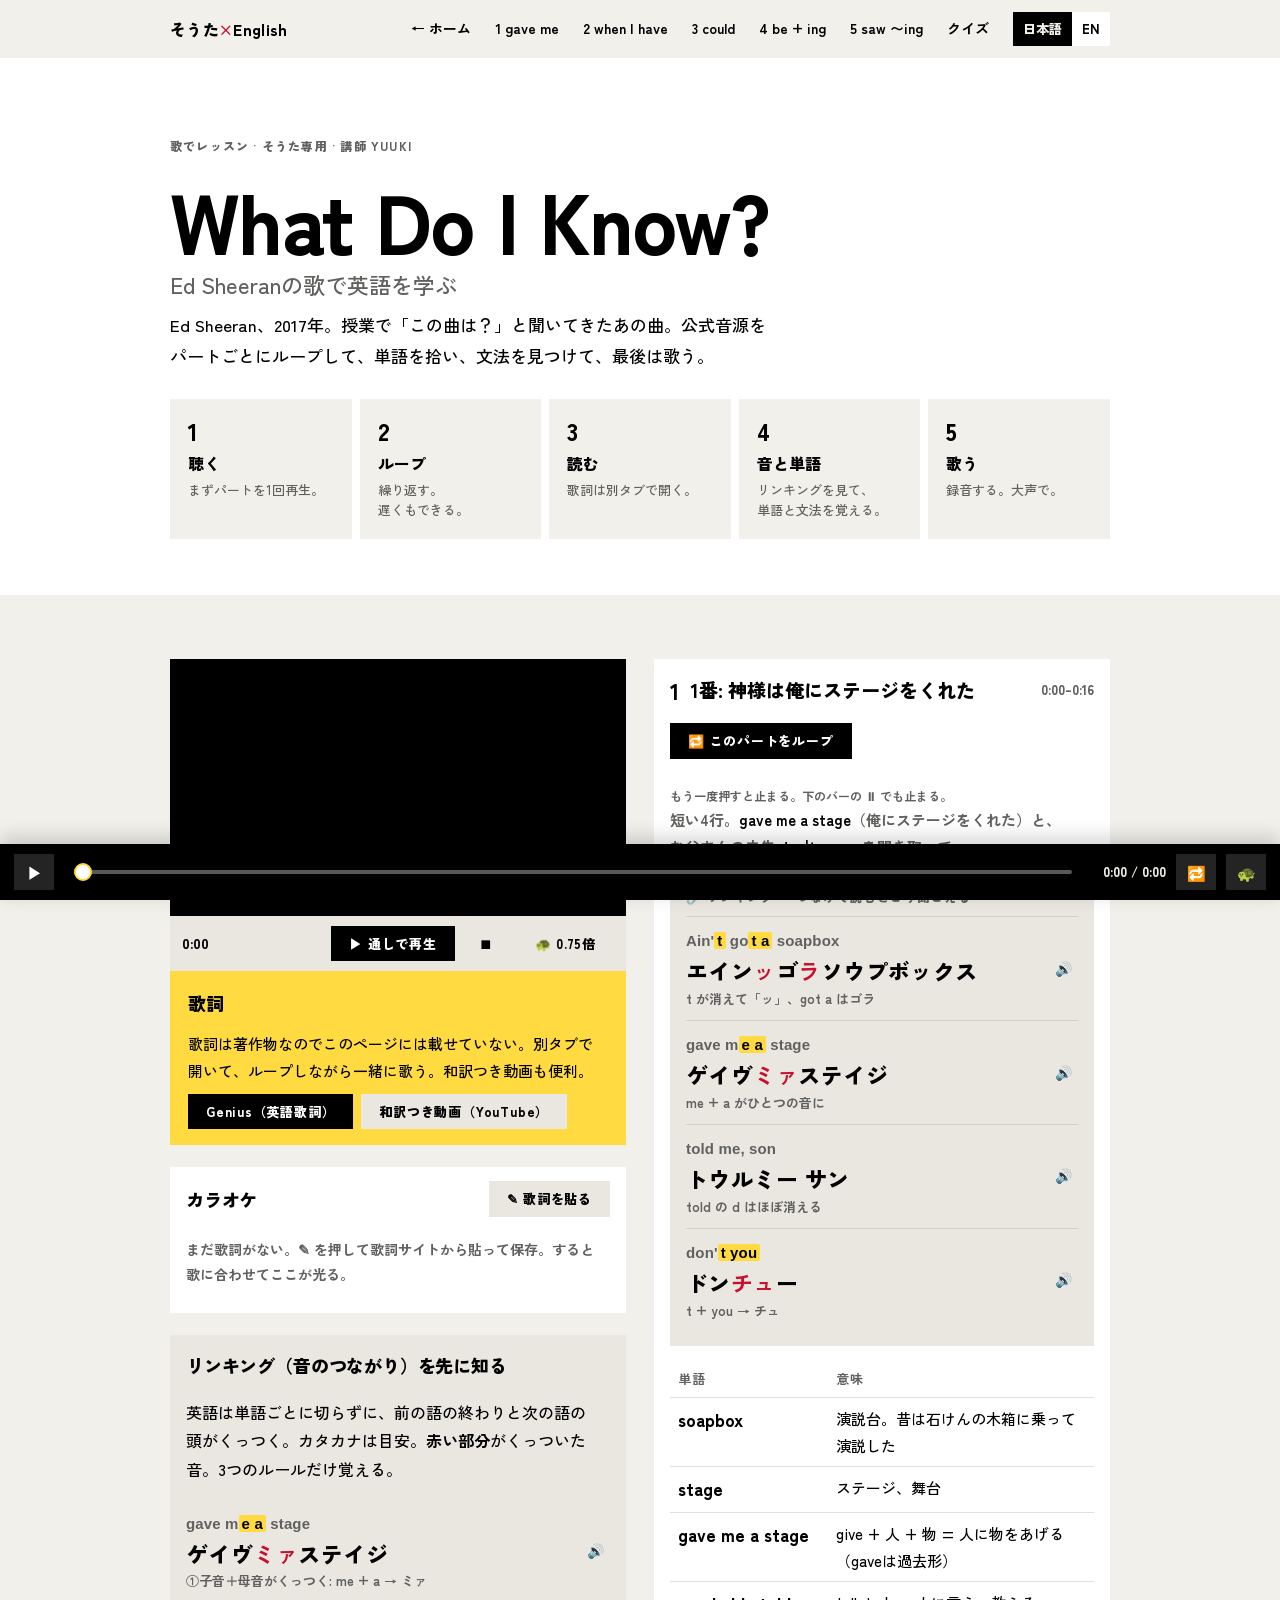
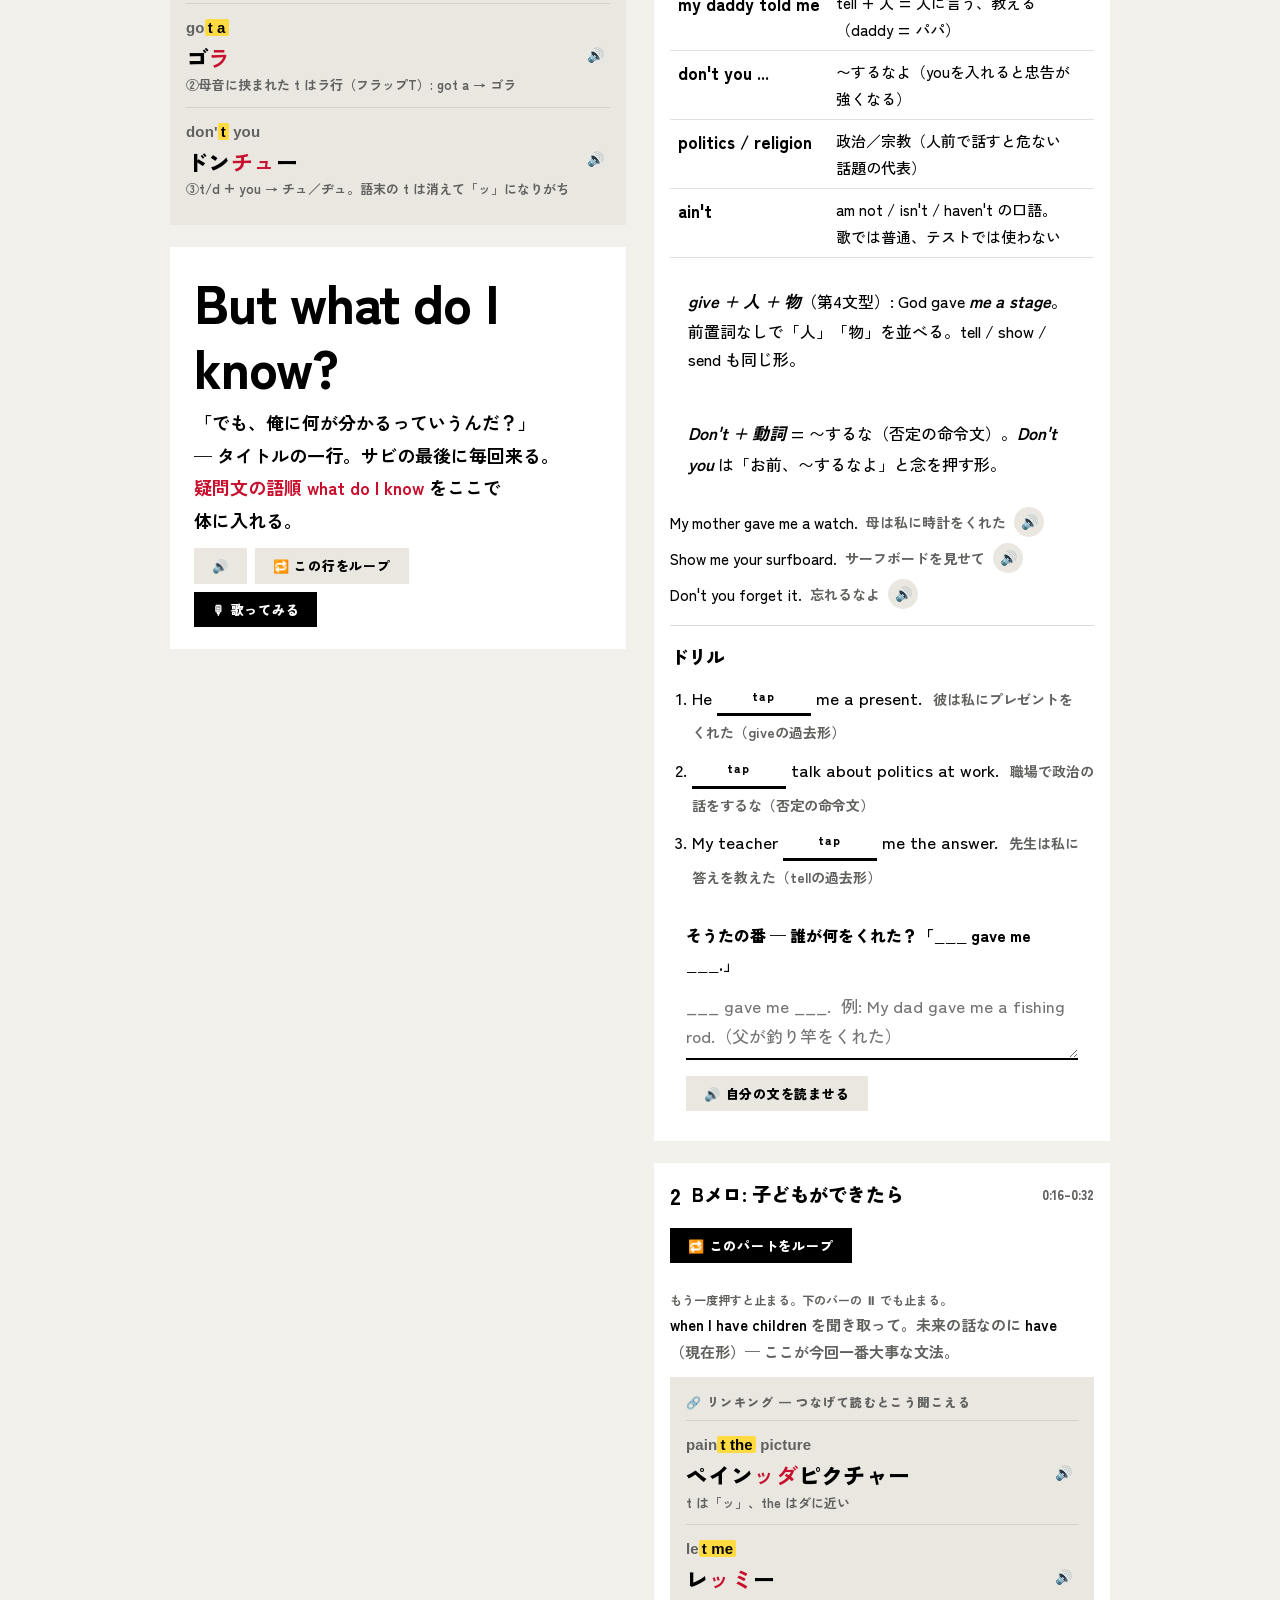
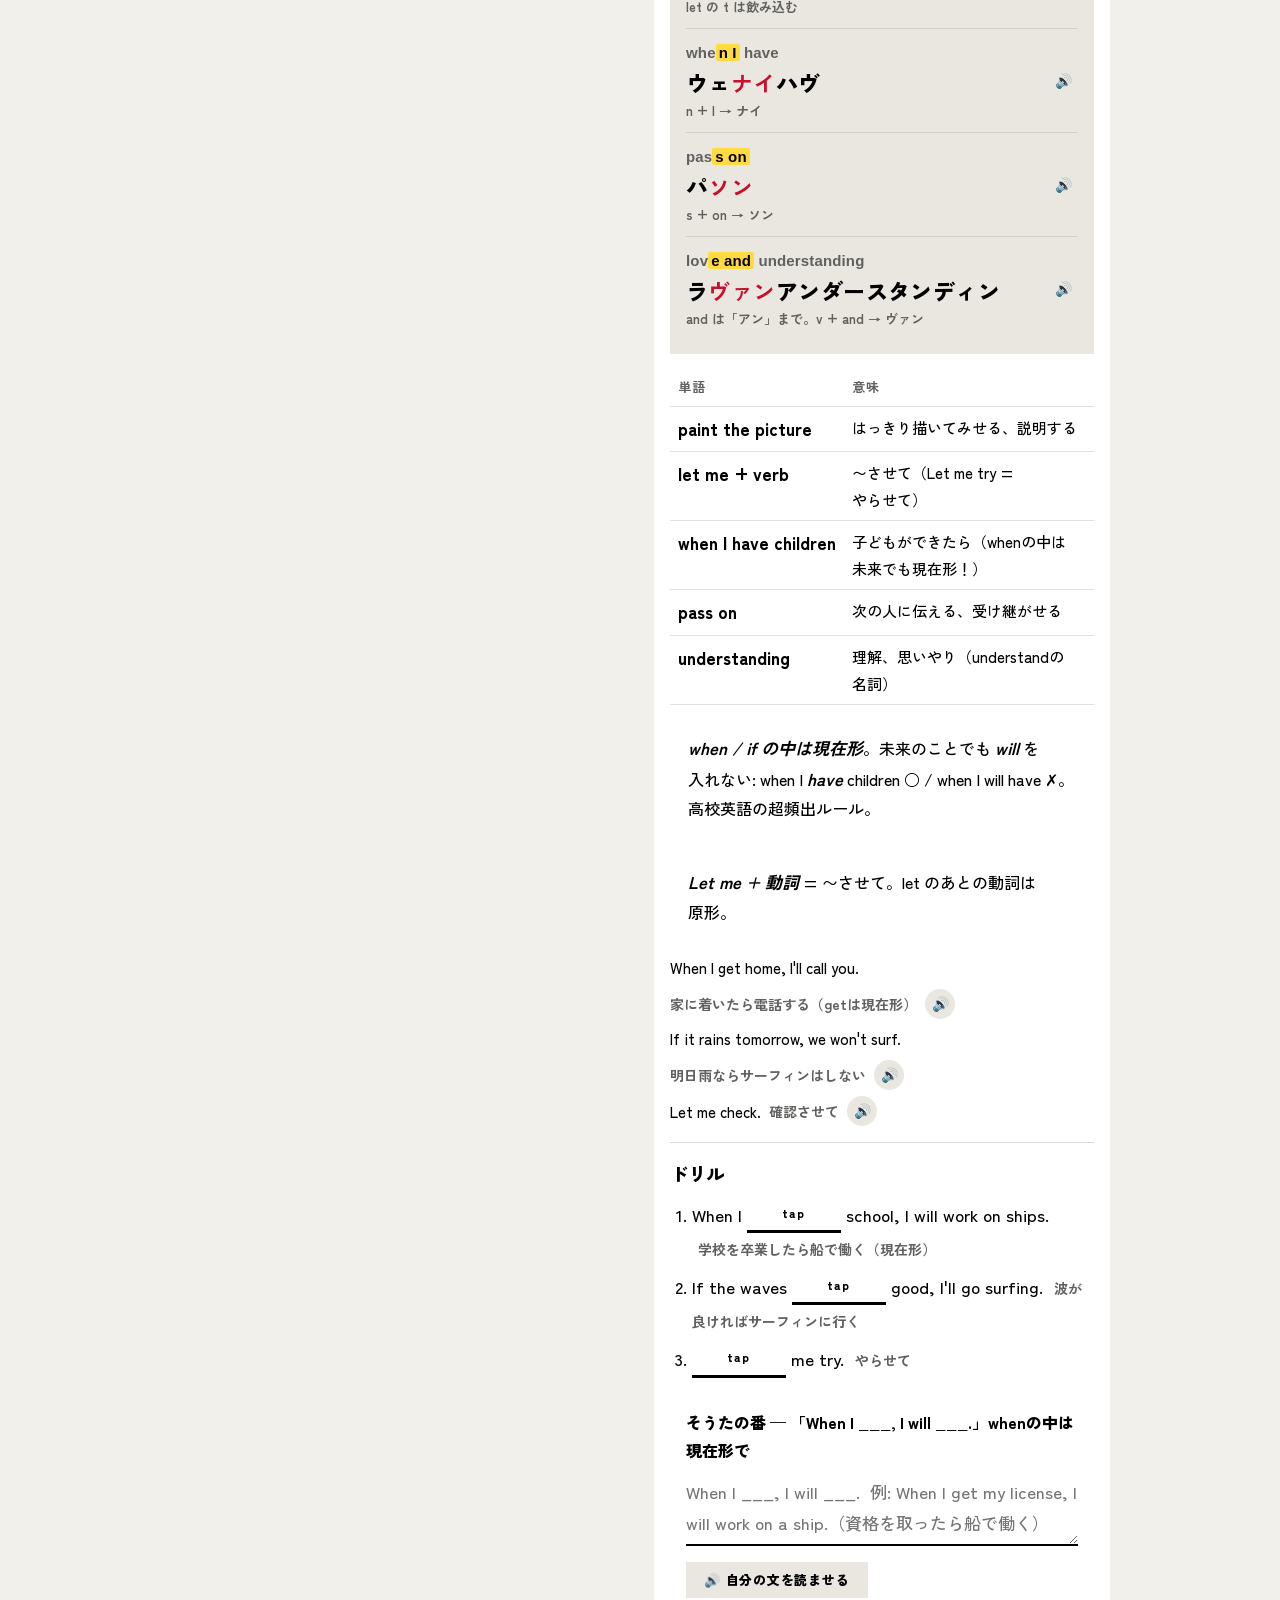
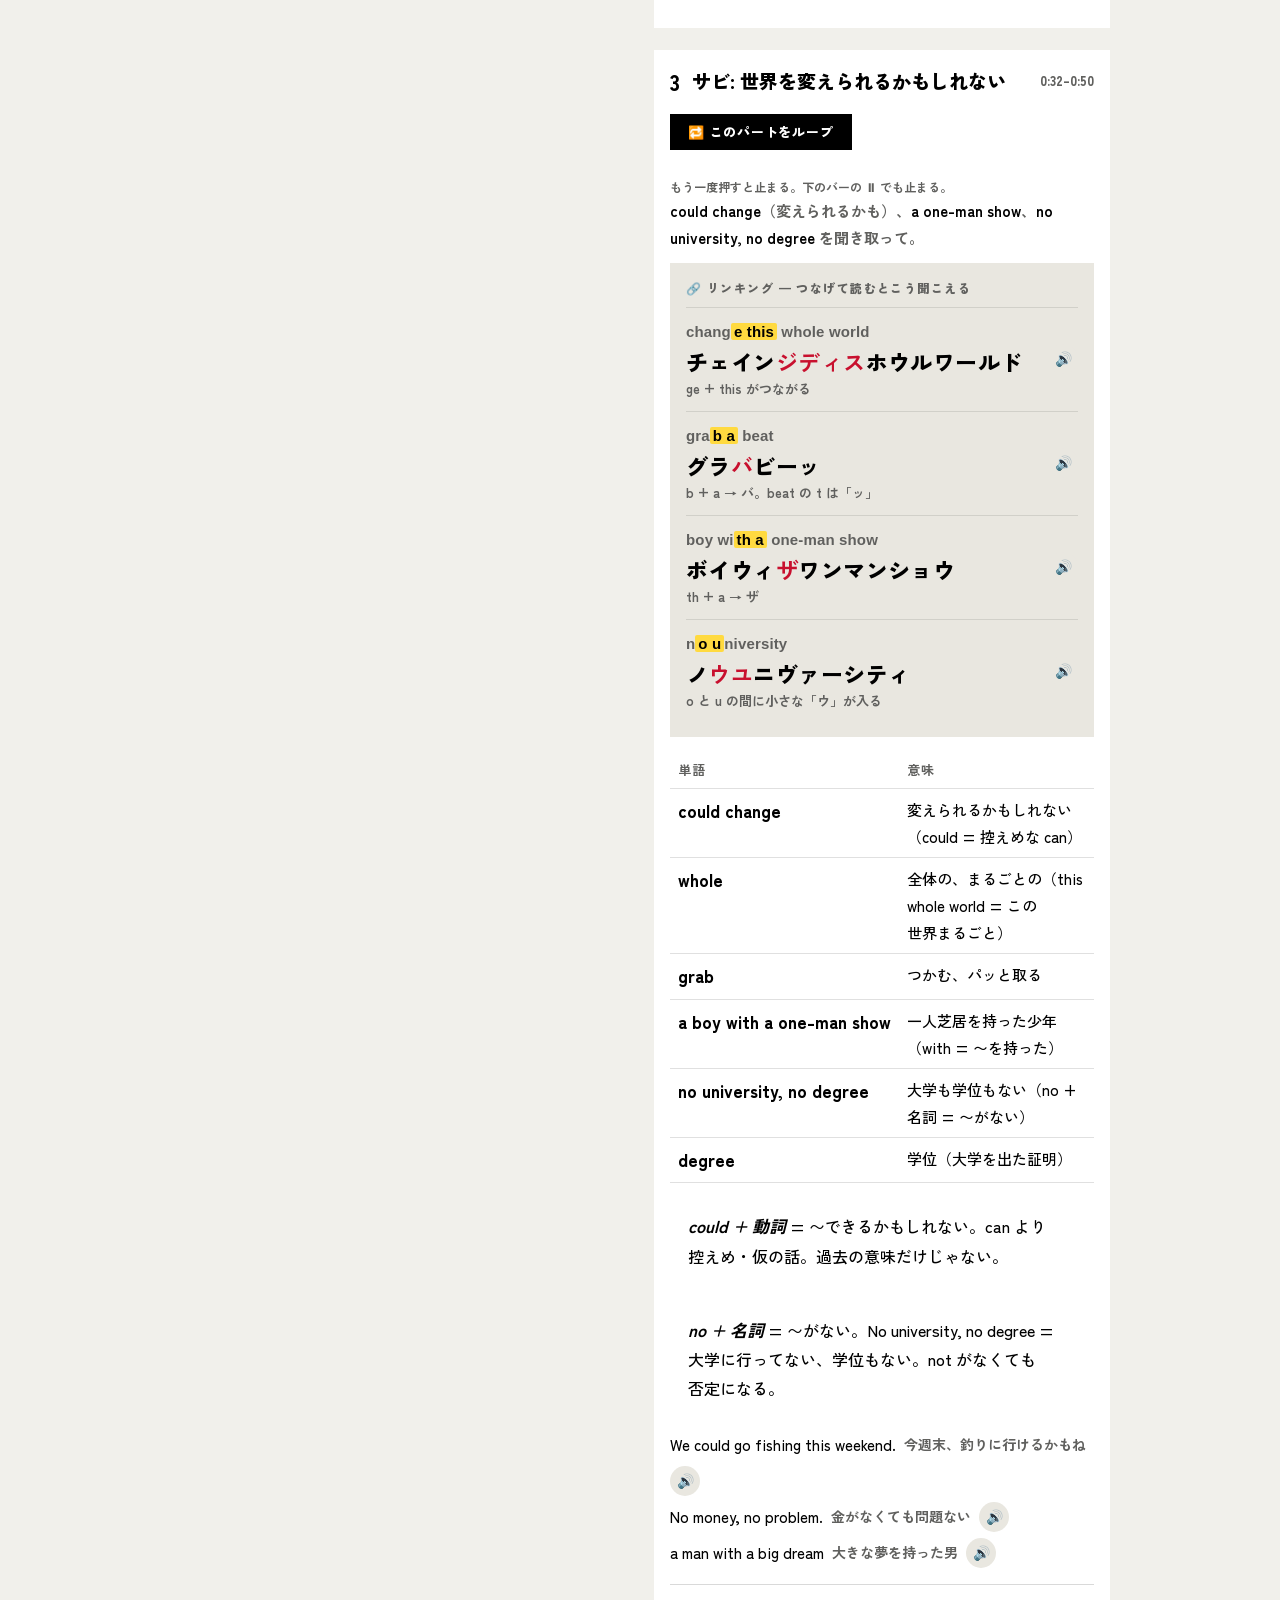
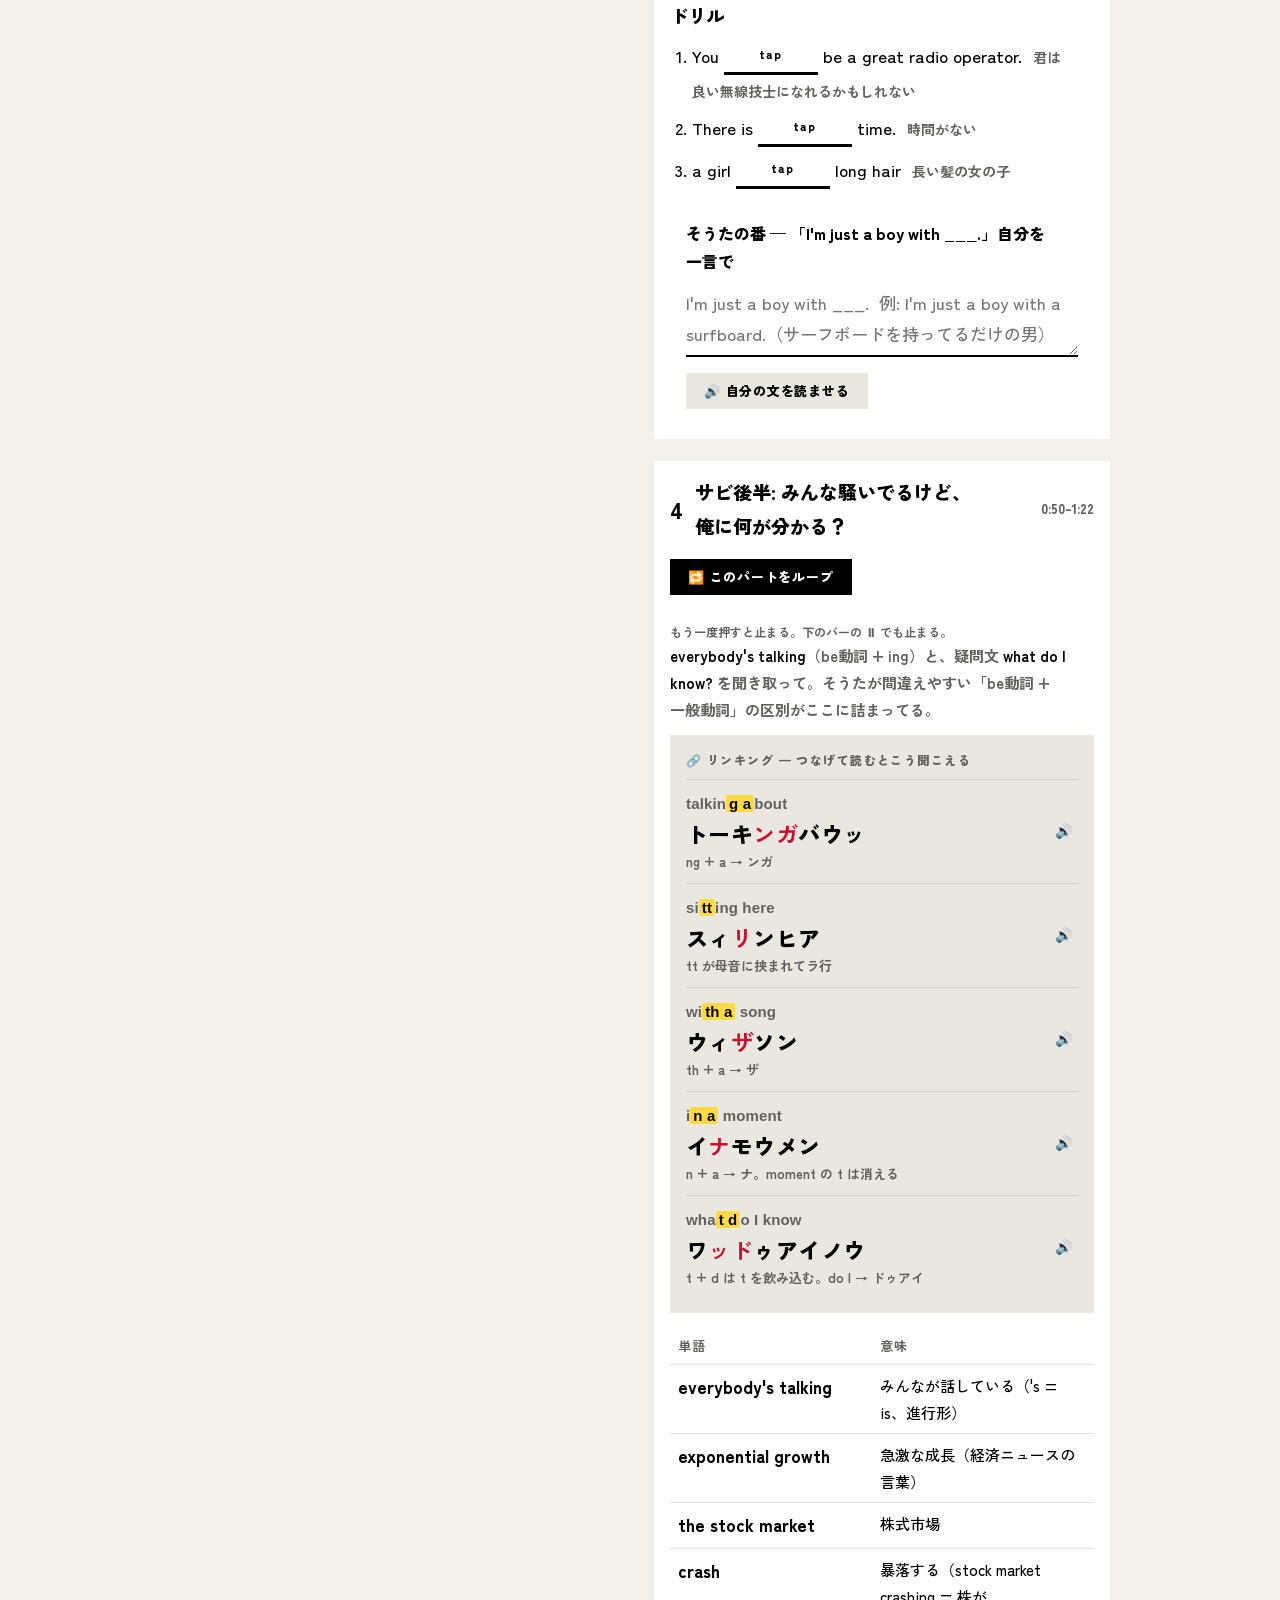
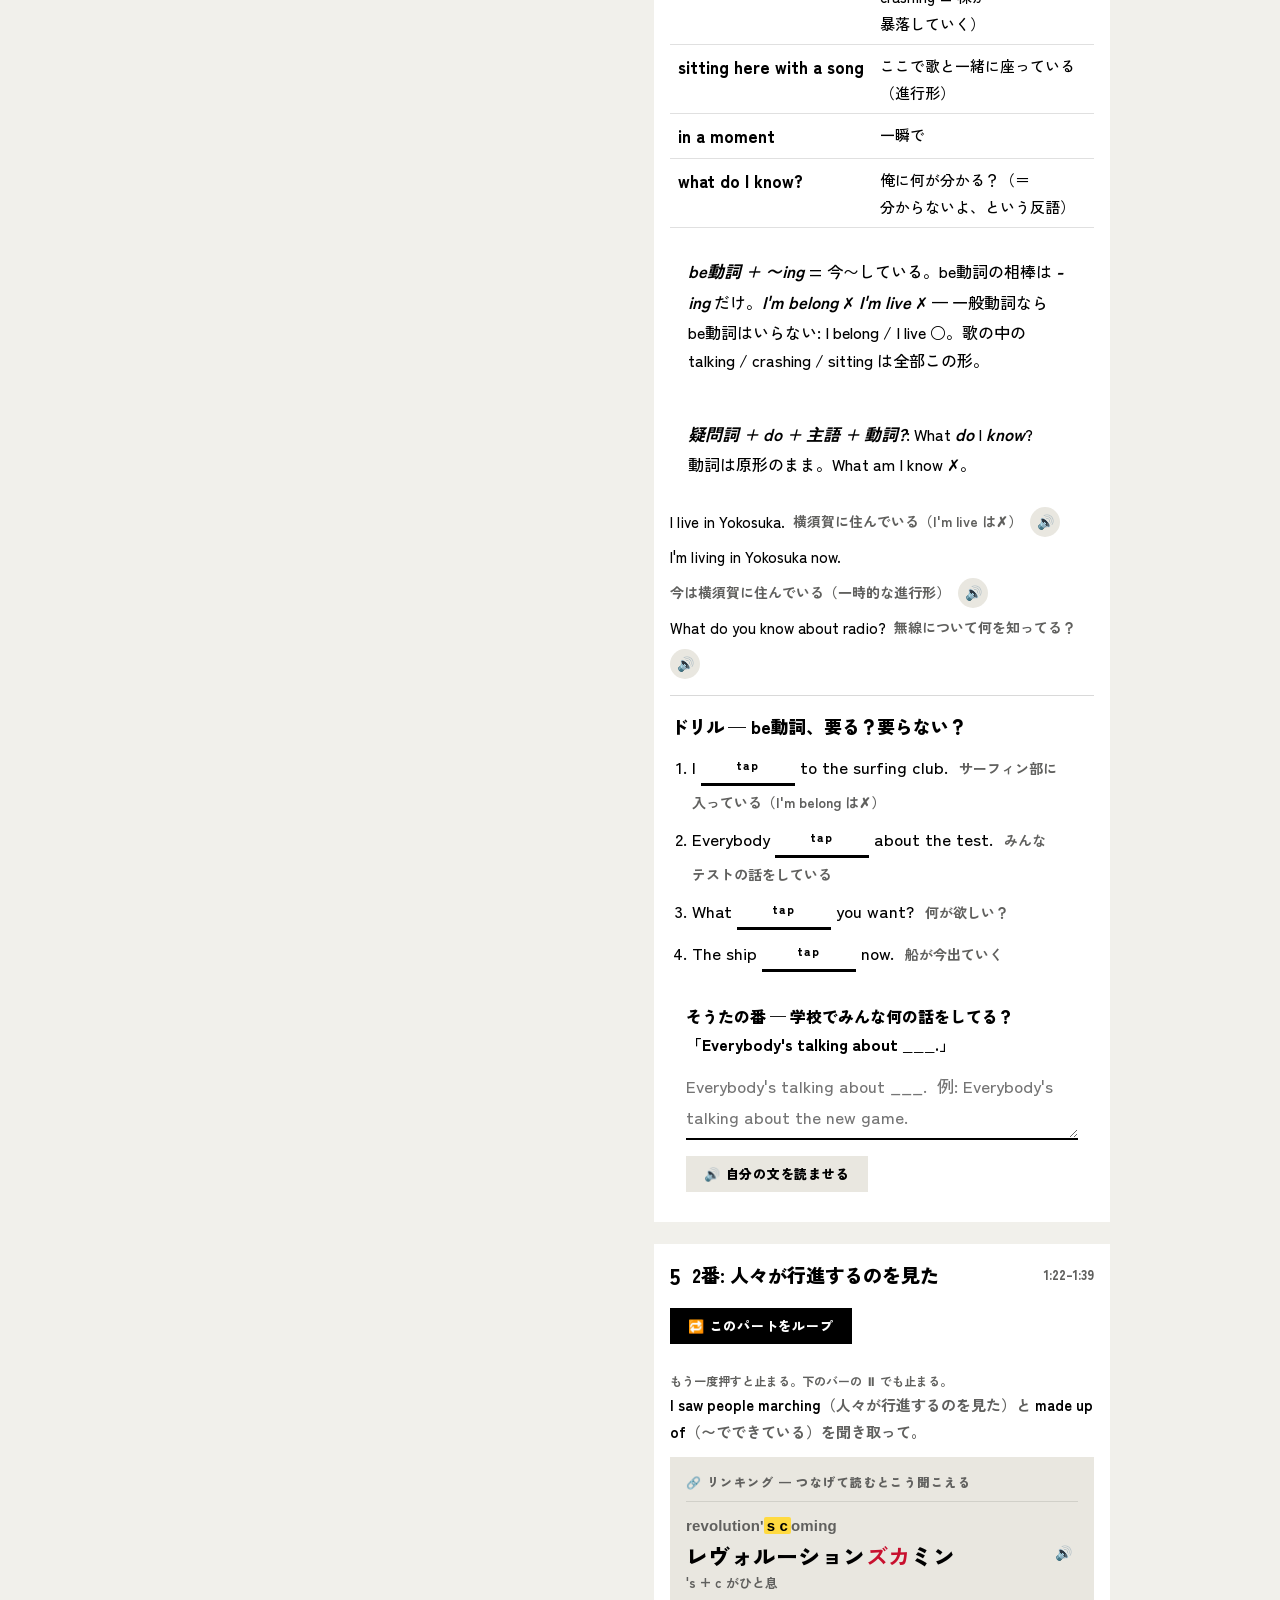
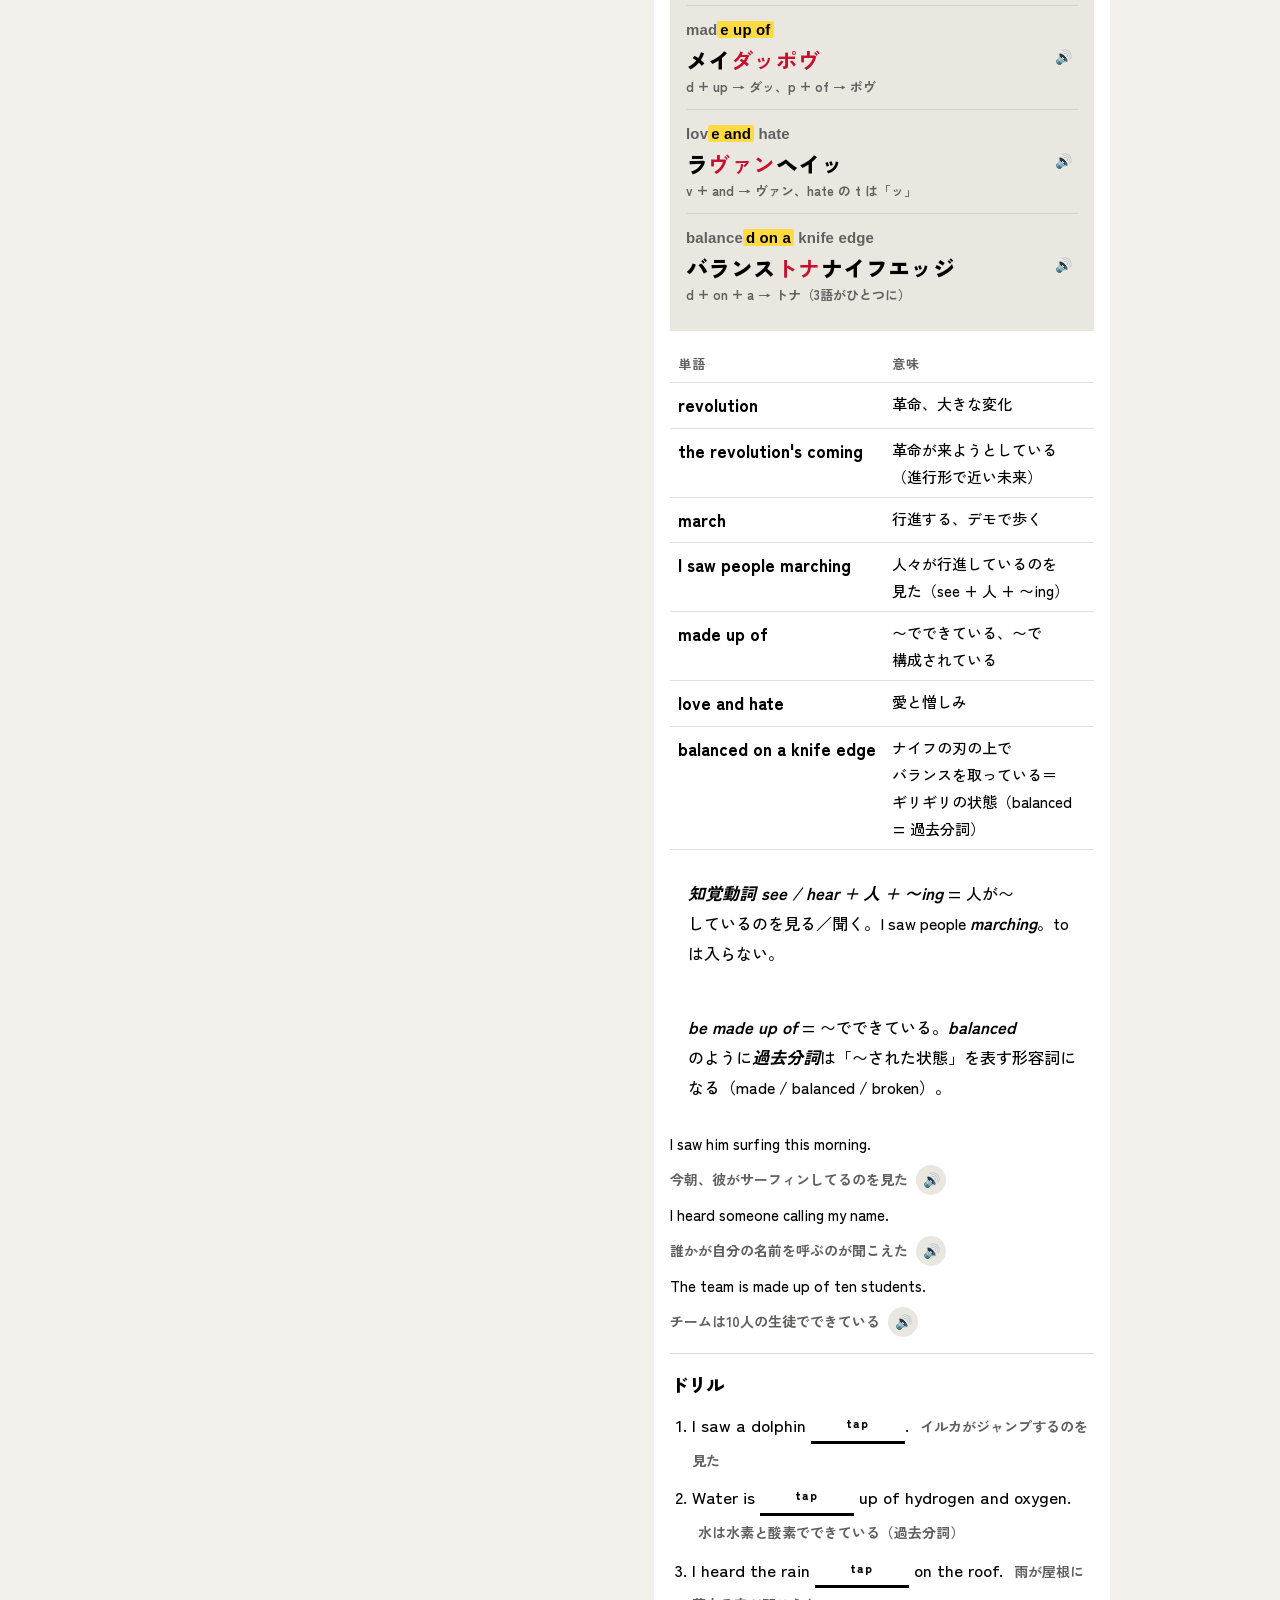
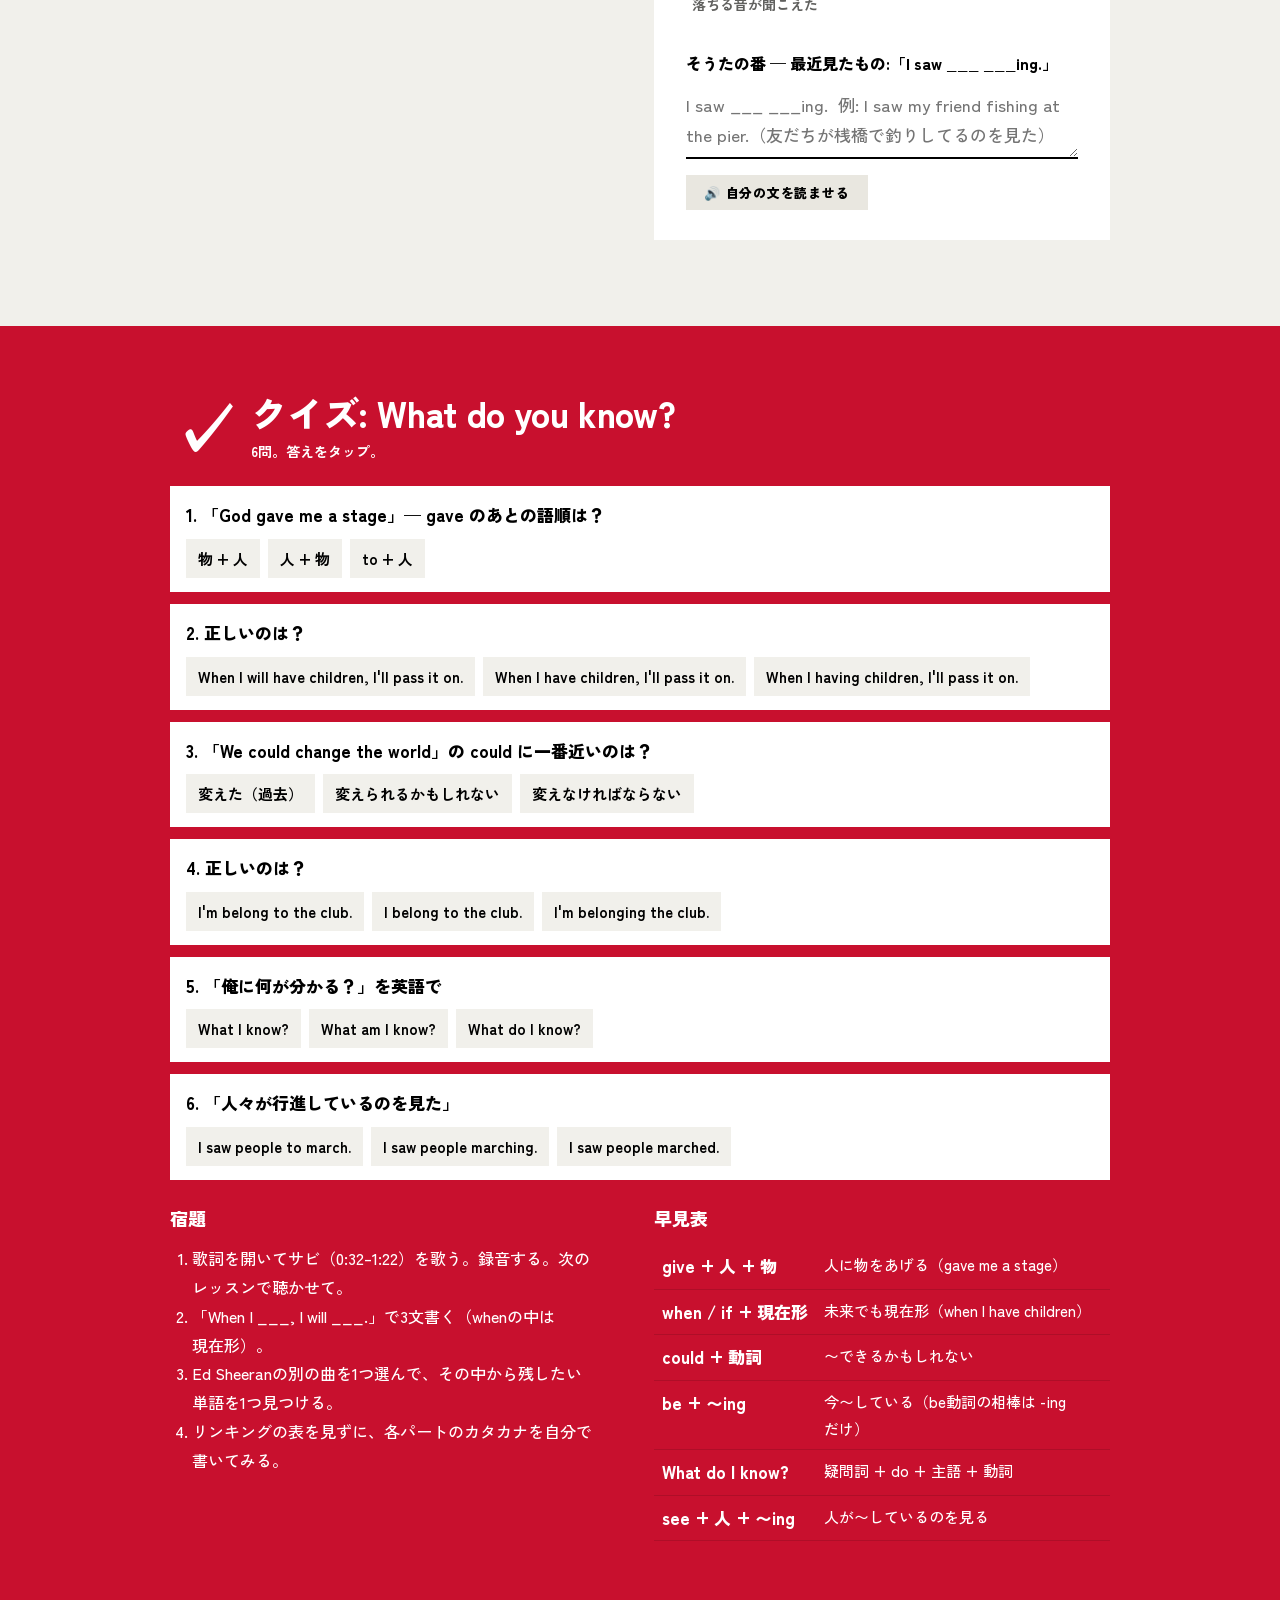
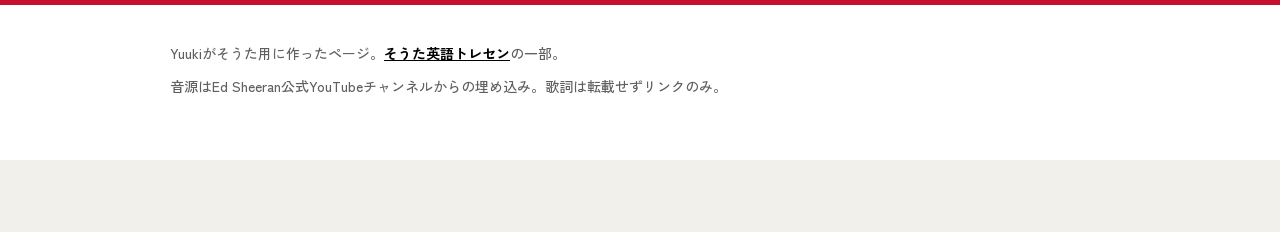
<file: en/what-do-i-know/index.html>
<!doctype html>
<html lang="ja" data-motif="b">
<head>
<meta charset="utf-8">
<meta name="viewport" content="width=device-width,initial-scale=1">
<title>What Do I Know? で英語 — Ed Sheeranで学ぶ英語（そうた専用）</title>
<meta name="description" content="Ed Sheeran「What Do I Know?」の公式音源をパートごとにループして、単語と文法を覚えて歌う。そうたくん専用の英語レッスンページ。">
<link rel="preconnect" href="https://fonts.googleapis.com">
<link rel="preconnect" href="https://fonts.gstatic.com" crossorigin>
<link href="https://fonts.googleapis.com/css2?family=Zen+Kaku+Gothic+New:wght@500;700;900&family=Dela+Gothic+One&display=swap" rel="stylesheet">
<link rel="stylesheet" href="../../style.css">
<script src="../../motif.js"></script>
<style>
.player-wrap{position:sticky;top:64px;z-index:20;border:3px solid var(--line);background:#000}
.player-wrap .yt{aspect-ratio:16/9;width:100%}
.player-wrap iframe{width:100%;height:100%;display:block}
.pbar{display:flex;gap:6px;flex-wrap:wrap;align-items:center;background:var(--paper-2);padding:10px 12px;border-top:3px solid var(--line)}
.pbar .now{font-weight:900;font-size:14px;margin-right:auto;font-variant-numeric:tabular-nums}
.layout{display:grid;grid-template-columns:1fr 1fr;gap:28px;align-items:start}
.layout .left{position:sticky;top:64px}
.seg{border:3px solid var(--line);background:#fff;margin-bottom:22px}
.seg .head{display:flex;align-items:center;gap:12px;padding:14px 16px;border-bottom:3px solid var(--line);background:var(--paper-2)}
.seg .head .n{font-family:"Dela Gothic One",sans-serif;font-size:30px;line-height:1;color:var(--red)}
.seg .head h2{margin:0;font-size:19px;font-weight:900;flex:1}
.seg .head .t{font-size:13px;font-weight:900;font-variant-numeric:tabular-nums;color:var(--sub)}
.seg .body{padding:16px}
.seg .cue{font-size:15px;color:var(--sub);font-weight:700;margin:0 0 12px}
.seg .cue b{color:var(--ink)}
.seg table{margin-bottom:12px}
.seg .drill{margin-top:16px;padding-top:14px}
.lyrics{border:3px solid var(--line);background:var(--gold);padding:16px 18px;margin:0 0 22px}
.lyrics h3::before{background:var(--ink)}
.lyrics p{margin:0 0 10px;font-size:15px}
.lyrics .row{display:flex;gap:8px;flex-wrap:wrap}
.title-line{border:3px solid var(--line);background:#fff;padding:22px 24px;margin:22px 0}
.title-line .jp{font-family:"Dela Gothic One","Zen Kaku Gothic New",sans-serif;font-size:clamp(30px,6vw,54px);line-height:1.2;margin:0}
.title-line .jp rt{font-family:"Zen Kaku Gothic New",sans-serif}
.title-line .en{font-size:18px;font-weight:700;margin:8px 0 0}
.title-line .en i{font-style:normal;color:var(--red)}
.seg .ex li{font-size:15px}
.loophint{font-size:12px;color:var(--sub);font-weight:700;width:100%}
.act-seg.on{background:var(--gold);color:var(--ink);border-color:var(--gold)}
.act-seg.on::after{content:"";display:inline-block;width:8px;height:8px;border-radius:50%;background:var(--red);margin-left:8px;animation:blink 1s steps(2) infinite}
.lk,.lk-intro{background:var(--paper-2);padding:14px 16px;margin:0 0 14px}
.lk-intro{margin:22px 0 0}
.lk-h{font-size:12px;font-weight:900;letter-spacing:.12em;text-transform:uppercase;color:var(--sub);margin-bottom:8px}
.lk-row{display:grid;grid-template-columns:1fr auto;grid-template-areas:"en spk" "kana spk" "tip spk";gap:2px 10px;align-items:center;padding:10px 0;border-top:1px solid rgba(0,0,0,.1)}
.lk-row:first-of-type{border-top:0}
.lk-intro .lk-row:nth-of-type(1){border-top:0}
.lk-en{grid-area:en;font-family:-apple-system,"Helvetica Neue",Arial,sans-serif;font-weight:700;font-size:15px;color:var(--sub);letter-spacing:.01em}
.lk-en b{color:var(--ink);background:var(--gold);padding:0 3px;border-radius:2px}
.lk-kana{grid-area:kana;font-weight:900;font-size:22px;line-height:1.3;letter-spacing:.02em}
.lk-kana b{color:var(--red)}
.lk-tip{grid-area:tip;font-size:13px;color:var(--sub);font-weight:700}
.lk-row .spk{grid-area:spk}
#song{overflow:visible}#song::before{display:none}
.kara{background:#fff;padding:14px 16px;margin:22px 0 0}
html[data-motif="b"] section:nth-of-type(odd) .kara{background:#fff}
.kara-h{display:flex;align-items:center;gap:10px;margin-bottom:8px}
.kara-h h3{margin:0;flex:1}
.kara-n{font-size:12px;color:var(--sub);font-weight:700}
.kara-edit p{font-size:13px;color:var(--sub);margin:0 0 8px}
.kara-edit textarea{width:100%;font:inherit;font-size:14px;border:1px solid rgba(0,0,0,.2);padding:8px;resize:vertical;background:var(--paper)}
.kara-edit .row{margin:8px 0 12px;display:flex;gap:8px}
.kara-lines{max-height:260px;overflow:auto;scroll-behavior:smooth;padding:4px 0}
.kara-empty{font-size:14px;color:var(--sub);font-weight:700;padding:8px 0}
.kl{padding:4px 8px;font-size:16px;line-height:1.5;color:var(--sub);cursor:pointer;border-radius:2px;transition:background .15s,color .15s}
.kl:hover{color:var(--ink)}
.kl.on{background:var(--gold);color:var(--ink);font-weight:900}
.kl.done{color:rgba(0,0,0,.35)}
.kl small{display:block;font-size:12.5px;font-weight:700;color:var(--sub);line-height:1.4}
.kl.on small{color:var(--ink)}
body{padding-bottom:72px}
.dock{position:fixed;left:0;right:0;bottom:0;z-index:60;background:var(--ink);color:var(--paper);display:flex;align-items:center;gap:10px;padding:10px 14px;box-shadow:0 -6px 20px rgba(0,0,0,.18)}
html[data-motif="b"] .dock{background:#000}
.dock .dbtn{appearance:none;border:0;background:rgba(255,255,255,.14);color:#fff;font:inherit;font-weight:900;font-size:15px;width:40px;height:36px;border-radius:0;cursor:pointer;flex:none;display:grid;place-items:center}
.dock .dbtn.on{background:var(--gold);color:#000}
.dock .dseek{position:relative;flex:1;height:36px;display:flex;align-items:center}
.dock .dloop{position:absolute;left:0;width:0;top:12px;height:12px;background:var(--gold);opacity:.55;pointer-events:none;display:none}
.dock .dloop.on{display:block}
.dock input[type=range]{-webkit-appearance:none;appearance:none;width:100%;height:36px;background:transparent;margin:0;position:relative;z-index:1}
.dock input[type=range]::-webkit-slider-runnable-track{height:4px;background:rgba(255,255,255,.35);border-radius:2px}
.dock input[type=range]::-webkit-slider-thumb{-webkit-appearance:none;width:18px;height:18px;border-radius:50%;background:#fff;margin-top:-7px;border:2px solid var(--gold);cursor:pointer}
.dock input[type=range]::-moz-range-track{height:4px;background:rgba(255,255,255,.35)}
.dock input[type=range]::-moz-range-thumb{width:18px;height:18px;border-radius:50%;background:#fff;border:2px solid var(--gold)}
.dock .dtime{font-variant-numeric:tabular-nums;font-weight:900;font-size:13px;white-space:nowrap;flex:none;min-width:84px;text-align:right}
.dock .dname{font-size:12px;font-weight:700;color:rgba(255,255,255,.7);white-space:nowrap;overflow:hidden;text-overflow:ellipsis;max-width:180px}
.motif-picker{bottom:76px}
@media(max-width:880px){.layout{grid-template-columns:1fr}.layout .left{position:static}.player-wrap{position:static}.dock .dname{display:none}.dock{padding:8px 10px;gap:8px}}
</style>
</head>
<body><header class="top">
  <div class="wrap">
    <a class="brand" href="#top">そうた<b>×</b>English</a>
    <nav id="nav">
      <a href="https://yukitchy.github.io/sota-english-gym/" data-i18n="nav.back">← ホーム</a><a href="#s1">1 gave me</a><a href="#s2">2 when I have</a><a href="#s3">3 could</a><a href="#s4">4 be + ing</a><a href="#s5">5 saw 〜ing</a><a href="#quiz" data-i18n="nav.quiz">クイズ</a>
    </nav>
    <div class="lang" id="lang"><button data-lang="ja" class="on">日本語</button><button data-lang="en">EN</button></div>
  </div>
</header>

<div class="hero" id="top">
  <div class="wrap">
    <span class="eyebrow" data-i18n="hero.eyebrow">歌でレッスン · そうた専用 · 講師 Yuuki</span>
    <h1>What Do I Know?<span class="en" data-i18n="hero.h1_en">Ed Sheeranの歌で英語を学ぶ</span></h1>
    <p class="lead" data-i18n="hero.lead">Ed Sheeran、2017年。授業で「この曲は？」と聞いてきたあの曲。公式音源をパートごとにループして、単語を拾い、文法を見つけて、最後は歌う。</p>
    <div class="howto">
      <div><div class="n">1</div><div class="t" data-i18n="hero.howto.0.t">聴く</div><div class="d" data-i18n="hero.howto.0.d">まずパートを1回再生。</div></div>
      <div><div class="n">2</div><div class="t" data-i18n="hero.howto.1.t">ループ</div><div class="d" data-i18n="hero.howto.1.d">繰り返す。遅くもできる。</div></div>
      <div><div class="n">3</div><div class="t" data-i18n="hero.howto.2.t">読む</div><div class="d" data-i18n="hero.howto.2.d">歌詞は別タブで開く。</div></div>
      <div><div class="n">4</div><div class="t" data-i18n="hero.howto.3.t">音と単語</div><div class="d" data-i18n="hero.howto.3.d">リンキングを見て、単語と文法を覚える。</div></div>
      <div><div class="n">5</div><div class="t" data-i18n="hero.howto.4.t">歌う</div><div class="d" data-i18n="hero.howto.4.d">録音する。大声で。</div></div>
    </div>
  </div>
</div>

<section id="song">
  <div class="wrap">
    <div class="layout">
      <div class="left">
        <div class="player-wrap">
          <div class="yt" id="ytOP"></div>
          <div class="pbar">
            <span class="now" id="now">0:00</span>
            <button class="btn sm primary" id="playAll" data-i18n="ui.all">▶ 通しで再生</button>
            <button class="btn sm" id="stopAll">⏹</button>
            <button class="btn sm" id="slowAll" data-i18n="ui.slow">🐢 0.75倍</button>
          </div>
        </div>
        <div class="lyrics">
          <h3 data-i18n="lyrics.h">歌詞</h3>
          <p data-i18n="lyrics.p">歌詞は著作物なのでこのページには載せていない。別タブで開いて、ループしながら一緒に歌う。和訳つき動画も便利。</p>
          <div class="row">
            <a class="btn sm dark" href="https://genius.com/Ed-sheeran-what-do-i-know-lyrics" target="_blank" rel="noopener" data-i18n="lyrics.links.0.text">Genius（英語歌詞）</a>
            <a class="btn sm" href="https://www.youtube.com/watch?v=RGmb2xM3XBQ" target="_blank" rel="noopener" data-i18n="lyrics.links.1.text">和訳つき動画（YouTube）</a>
          </div>
        </div>
        <div class="kara" id="kara">
          <div class="kara-h"><h3 data-i18n="ui.kara">カラオケ</h3><span class="kara-n" id="karaCount"></span><button class="btn sm" id="karaEditBtn" data-i18n="ui.kara_edit">✎ 歌詞を貼る</button></div>
          <div class="kara-edit" id="karaEdit" hidden>
            <p data-i18n="ui.kara_p">歌詞サイトからコピーして1回だけここに貼る（この端末のブラウザにだけ保存され、どこにも送られない）。1行＝歌詞1行。貼ると、歌っている行が光る。</p>
            <textarea id="karaText" rows="8" placeholder="English line&#10;日本語訳（あれば・任意）&#10;&#10;English line&#10;日本語訳"></textarea>
            <div class="row"><button class="btn sm primary" id="karaSave" data-i18n="ui.kara_save">保存</button></div>
          </div>
          <div class="kara-lines" id="karaLines"><div class="kara-empty" data-i18n="ui.kara_empty">まだ歌詞がない。✎ を押して歌詞サイトから貼って保存。すると歌に合わせてここが光る。</div></div>
        </div>
        <div class="lk-intro">
          <h3 data-i18n="linking_intro.h">リンキング（音のつながり）を先に知る</h3>
          <p data-i18n="linking_intro.p">英語は単語ごとに切らずに、前の語の終わりと次の語の頭がくっつく。カタカナは目安。<b>赤い部分</b>がくっついた音。3つのルールだけ覚える。</p>
          <div class="lk-row"><div class="lk-en">gave m<b>e a</b> stage</div><div class="lk-kana">ゲイヴ<b>ミァ</b>ステイジ</div><div class="lk-tip" data-i18n="linking_intro.rules.0.tip">①子音＋母音がくっつく: me + a → ミァ</div><button class="spk" data-say="gave me a stage">🔊</button></div>
          <div class="lk-row"><div class="lk-en">go<b>t a</b></div><div class="lk-kana">ゴ<b>ラ</b></div><div class="lk-tip" data-i18n="linking_intro.rules.1.tip">②母音に挟まれた t はラ行（フラップT）: got a → ゴラ</div><button class="spk" data-say="got a">🔊</button></div>
          <div class="lk-row"><div class="lk-en">don'<b>t</b> you</div><div class="lk-kana">ドン<b>チュ</b>ー</div><div class="lk-tip" data-i18n="linking_intro.rules.2.tip">③t/d + you → チュ／ヂュ。語末の t は消えて「ッ」になりがち</div><button class="spk" data-say="don't you">🔊</button></div>
        </div>
        <div class="title-line">
          <p class="jp">But what do I know?</p>
          <p class="en" data-i18n="title_line.en">「でも、俺に何が分かるっていうんだ？」— タイトルの一行。サビの最後に毎回来る。<i>疑問文の語順 what do I know</i> をここで体に入れる。</p>
          <div class="ctl" style="margin-top:12px">
            <button class="btn act-say" data-say="But what do I know?">🔊</button>
            <button class="btn act-seg" data-seg="65.0,67.2" data-stop="⏸ ループを止める" data-i18n="ui.loopline">🔁 この行をループ</button>
            <div class="rec"><button class="btn dark act-rec" data-i18n="ui.rec">🎙 歌ってみる</button><span class="dot"></span><audio controls class="mine" hidden></audio></div>
          </div>
        </div>
      </div>

      <div class="right">
        <div class="seg" id="s1">
          <div class="head"><div class="n">1</div><h2 data-i18n="segments.0.h">1番: 神様は俺にステージをくれた</h2><span class="t">0:00–0:16</span></div>
          <div class="body">
            <div class="ctl" data-seg="0.0,15.9"><button class="btn primary act-seg" data-seg="0.0,15.9" data-stop="⏸ ループを止める" data-i18n="ui.loop">🔁 このパートをループ</button><div class="loopbar"><i></i></div><span class="loophint" data-i18n="ui.loop_hint">もう一度押すと止まる。下のバーの ⏸ でも止まる。</span></div>
            <p class="cue" data-i18n="segments.0.cue">短い4行。<b>gave me a stage</b>（俺にステージをくれた）と、お父さんの忠告 <b>don't you ...</b> を聞き取って。</p>
            <div class="lk">
              <div class="lk-h" data-i18n="ui.linking">🔗 リンキング — つなげて読むとこう聞こえる</div>
              <div class="lk-row"><div class="lk-en">Ain'<b>t</b> go<b>t a</b> soapbox</div><div class="lk-kana">エイン<b>ッ</b>ゴ<b>ラ</b>ソウプボックス</div><div class="lk-tip" data-i18n="segments.0.linking.0.tip">t が消えて「ッ」、got a はゴラ</div><button class="spk" data-say="Ain't got a soapbox">🔊</button></div>
              <div class="lk-row"><div class="lk-en">gave m<b>e a</b> stage</div><div class="lk-kana">ゲイヴ<b>ミァ</b>ステイジ</div><div class="lk-tip" data-i18n="segments.0.linking.1.tip">me + a がひとつの音に</div><button class="spk" data-say="gave me a stage">🔊</button></div>
              <div class="lk-row"><div class="lk-en">told me, son</div><div class="lk-kana">トウルミー サン</div><div class="lk-tip" data-i18n="segments.0.linking.2.tip">told の d はほぼ消える</div><button class="spk" data-say="told me, son">🔊</button></div>
              <div class="lk-row"><div class="lk-en">don'<b>t you</b></div><div class="lk-kana">ドン<b>チュ</b>ー</div><div class="lk-tip" data-i18n="segments.0.linking.3.tip">t + you → チュ</div><button class="spk" data-say="don't you">🔊</button></div>
            </div>
            <table>
              <tr><th data-i18n="ui.word">単語</th><th data-i18n="ui.meaning">意味</th></tr>
              <tr><td class="w">soapbox</td><td data-i18n="segments.0.words.0.1">演説台。昔は石けんの木箱に乗って演説した</td></tr>
              <tr><td class="w">stage</td><td data-i18n="segments.0.words.1.1">ステージ、舞台</td></tr>
              <tr><td class="w">gave me a stage</td><td data-i18n="segments.0.words.2.1">give + 人 + 物 = 人に物をあげる（gaveは過去形）</td></tr>
              <tr><td class="w">my daddy told me</td><td data-i18n="segments.0.words.3.1">tell + 人 = 人に言う、教える（daddy = パパ）</td></tr>
              <tr><td class="w">don't you ...</td><td data-i18n="segments.0.words.4.1">〜するなよ（youを入れると忠告が強くなる）</td></tr>
              <tr><td class="w">politics / religion</td><td data-i18n="segments.0.words.5.1">政治／宗教（人前で話すと危ない話題の代表）</td></tr>
              <tr><td class="w">ain't</td><td data-i18n="segments.0.words.6.1">am not / isn't / haven't の口語。歌では普通、テストでは使わない</td></tr>
            </table>
            <div class="gp" data-i18n="segments.0.gp.0"><b>give + 人 + 物</b>（第4文型）: God gave <b>me</b> <b>a stage</b>。前置詞なしで「人」「物」を並べる。tell / show / send も同じ形。</div>
            <div class="gp" data-i18n="segments.0.gp.1"><b>Don't + 動詞</b> = 〜するな（否定の命令文）。<b>Don't you</b> は「お前、〜するなよ」と念を押す形。</div>
            <ul class="ex">
              <li>My mother gave me a watch. <span class="m" data-i18n="segments.0.examples.0.m">母は私に時計をくれた</span><button class="spk" data-say="My mother gave me a watch.">🔊</button></li>
              <li>Show me your surfboard. <span class="m" data-i18n="segments.0.examples.1.m">サーフボードを見せて</span><button class="spk" data-say="Show me your surfboard.">🔊</button></li>
              <li>Don't you forget it. <span class="m" data-i18n="segments.0.examples.2.m">忘れるなよ</span><button class="spk" data-say="Don't you forget it.">🔊</button></li>
            </ul>
            <div class="drill">
              <h3 data-i18n="segments.0.drill_h">ドリル</h3>
              <ol>
                <li>He <button class="blank">gave</button> me a present. <span class="m" data-i18n="segments.0.drill.0.m">彼は私にプレゼントをくれた（giveの過去形）</span></li>
                <li><button class="blank">Don't</button> talk about politics at work. <span class="m" data-i18n="segments.0.drill.1.m">職場で政治の話をするな（否定の命令文）</span></li>
                <li>My teacher <button class="blank">told</button> me the answer. <span class="m" data-i18n="segments.0.drill.2.m">先生は私に答えを教えた（tellの過去形）</span></li>
              </ol>
              <div class="yourturn">
                <label data-i18n="segments.0.yourturn.label">そうたの番 — 誰が何をくれた？「___ gave me ___.」</label>
                <textarea data-store="wdik-s1" data-i18n-ph="segments.0.yourturn.ph" placeholder="___ gave me ___.  例: My dad gave me a fishing rod.（父が釣り竿をくれた）"></textarea>
                <div class="row"><button class="btn sm act-say-ta" data-i18n="ui.readmine">🔊 自分の文を読ませる</button></div>
              </div>
            </div>
          </div>
        </div>
        <div class="seg" id="s2">
          <div class="head"><div class="n">2</div><h2 data-i18n="segments.1.h">Bメロ: 子どもができたら</h2><span class="t">0:16–0:32</span></div>
          <div class="body">
            <div class="ctl" data-seg="15.8,31.8"><button class="btn primary act-seg" data-seg="15.8,31.8" data-stop="⏸ ループを止める" data-i18n="ui.loop">🔁 このパートをループ</button><div class="loopbar"><i></i></div><span class="loophint" data-i18n="ui.loop_hint">もう一度押すと止まる。下のバーの ⏸ でも止まる。</span></div>
            <p class="cue" data-i18n="segments.1.cue"><b>when I have children</b> を聞き取って。未来の話なのに <b>have</b>（現在形）— ここが今回一番大事な文法。</p>
            <div class="lk">
              <div class="lk-h" data-i18n="ui.linking">🔗 リンキング — つなげて読むとこう聞こえる</div>
              <div class="lk-row"><div class="lk-en">pain<b>t the</b> picture</div><div class="lk-kana">ペイン<b>ッダ</b>ピクチャー</div><div class="lk-tip" data-i18n="segments.1.linking.0.tip">t は「ッ」、the はダに近い</div><button class="spk" data-say="paint the picture">🔊</button></div>
              <div class="lk-row"><div class="lk-en">le<b>t me</b></div><div class="lk-kana">レ<b>ッミ</b>ー</div><div class="lk-tip" data-i18n="segments.1.linking.1.tip">let の t は飲み込む</div><button class="spk" data-say="let me">🔊</button></div>
              <div class="lk-row"><div class="lk-en">whe<b>n I</b> have</div><div class="lk-kana">ウェ<b>ナイ</b>ハヴ</div><div class="lk-tip" data-i18n="segments.1.linking.2.tip">n + I → ナイ</div><button class="spk" data-say="when I have">🔊</button></div>
              <div class="lk-row"><div class="lk-en">pas<b>s on</b></div><div class="lk-kana">パ<b>ソン</b></div><div class="lk-tip" data-i18n="segments.1.linking.3.tip">s + on → ソン</div><button class="spk" data-say="pass on">🔊</button></div>
              <div class="lk-row"><div class="lk-en">lov<b>e and</b> understanding</div><div class="lk-kana">ラ<b>ヴァン</b>アンダースタンディン</div><div class="lk-tip" data-i18n="segments.1.linking.4.tip">and は「アン」まで。v + and → ヴァン</div><button class="spk" data-say="love and understanding">🔊</button></div>
            </div>
            <table>
              <tr><th data-i18n="ui.word">単語</th><th data-i18n="ui.meaning">意味</th></tr>
              <tr><td class="w">paint the picture</td><td data-i18n="segments.1.words.0.1">はっきり描いてみせる、説明する</td></tr>
              <tr><td class="w">let me + verb</td><td data-i18n="segments.1.words.1.1">〜させて（Let me try = やらせて）</td></tr>
              <tr><td class="w">when I have children</td><td data-i18n="segments.1.words.2.1">子どもができたら（whenの中は未来でも現在形！）</td></tr>
              <tr><td class="w">pass on</td><td data-i18n="segments.1.words.3.1">次の人に伝える、受け継がせる</td></tr>
              <tr><td class="w">understanding</td><td data-i18n="segments.1.words.4.1">理解、思いやり（understandの名詞）</td></tr>
            </table>
            <div class="gp" data-i18n="segments.1.gp.0"><b>when / if の中は現在形</b>。未来のことでも <b>will</b> を入れない: when I <b>have</b> children ○ / when I will have ✗。高校英語の超頻出ルール。</div>
            <div class="gp" data-i18n="segments.1.gp.1"><b>Let me + 動詞</b> = 〜させて。let のあとの動詞は原形。</div>
            <ul class="ex">
              <li>When I get home, I'll call you. <span class="m" data-i18n="segments.1.examples.0.m">家に着いたら電話する（getは現在形）</span><button class="spk" data-say="When I get home, I'll call you.">🔊</button></li>
              <li>If it rains tomorrow, we won't surf. <span class="m" data-i18n="segments.1.examples.1.m">明日雨ならサーフィンはしない</span><button class="spk" data-say="If it rains tomorrow, we won't surf.">🔊</button></li>
              <li>Let me check. <span class="m" data-i18n="segments.1.examples.2.m">確認させて</span><button class="spk" data-say="Let me check.">🔊</button></li>
            </ul>
            <div class="drill">
              <h3 data-i18n="segments.1.drill_h">ドリル</h3>
              <ol>
                <li>When I <button class="blank">finish</button> school, I will work on ships. <span class="m" data-i18n="segments.1.drill.0.m">学校を卒業したら船で働く（現在形）</span></li>
                <li>If the waves <button class="blank">are</button> good, I'll go surfing. <span class="m" data-i18n="segments.1.drill.1.m">波が良ければサーフィンに行く</span></li>
                <li><button class="blank">Let</button> me try. <span class="m" data-i18n="segments.1.drill.2.m">やらせて</span></li>
              </ol>
              <div class="yourturn">
                <label data-i18n="segments.1.yourturn.label">そうたの番 — 「When I ___, I will ___.」whenの中は現在形で</label>
                <textarea data-store="wdik-s2" data-i18n-ph="segments.1.yourturn.ph" placeholder="When I ___, I will ___.  例: When I get my license, I will work on a ship.（資格を取ったら船で働く）"></textarea>
                <div class="row"><button class="btn sm act-say-ta" data-i18n="ui.readmine">🔊 自分の文を読ませる</button></div>
              </div>
            </div>
          </div>
        </div>
        <div class="seg" id="s3">
          <div class="head"><div class="n">3</div><h2 data-i18n="segments.2.h">サビ: 世界を変えられるかもしれない</h2><span class="t">0:32–0:50</span></div>
          <div class="body">
            <div class="ctl" data-seg="31.6,49.7"><button class="btn primary act-seg" data-seg="31.6,49.7" data-stop="⏸ ループを止める" data-i18n="ui.loop">🔁 このパートをループ</button><div class="loopbar"><i></i></div><span class="loophint" data-i18n="ui.loop_hint">もう一度押すと止まる。下のバーの ⏸ でも止まる。</span></div>
            <p class="cue" data-i18n="segments.2.cue"><b>could change</b>（変えられるかも）、<b>a one-man show</b>、<b>no university, no degree</b> を聞き取って。</p>
            <div class="lk">
              <div class="lk-h" data-i18n="ui.linking">🔗 リンキング — つなげて読むとこう聞こえる</div>
              <div class="lk-row"><div class="lk-en">chang<b>e this</b> whole world</div><div class="lk-kana">チェイン<b>ジディス</b>ホウルワールド</div><div class="lk-tip" data-i18n="segments.2.linking.0.tip">ge + this がつながる</div><button class="spk" data-say="change this whole world">🔊</button></div>
              <div class="lk-row"><div class="lk-en">gra<b>b a</b> beat</div><div class="lk-kana">グラ<b>バ</b>ビーッ</div><div class="lk-tip" data-i18n="segments.2.linking.1.tip">b + a → バ。beat の t は「ッ」</div><button class="spk" data-say="grab a beat">🔊</button></div>
              <div class="lk-row"><div class="lk-en">boy wi<b>th a</b> one-man show</div><div class="lk-kana">ボイウィ<b>ザ</b>ワンマンショウ</div><div class="lk-tip" data-i18n="segments.2.linking.2.tip">th + a → ザ</div><button class="spk" data-say="boy with a one-man show">🔊</button></div>
              <div class="lk-row"><div class="lk-en">n<b>o u</b>niversity</div><div class="lk-kana">ノ<b>ウユ</b>ニヴァーシティ</div><div class="lk-tip" data-i18n="segments.2.linking.3.tip">o と u の間に小さな「ウ」が入る</div><button class="spk" data-say="no university">🔊</button></div>
            </div>
            <table>
              <tr><th data-i18n="ui.word">単語</th><th data-i18n="ui.meaning">意味</th></tr>
              <tr><td class="w">could change</td><td data-i18n="segments.2.words.0.1">変えられるかもしれない（could = 控えめな can）</td></tr>
              <tr><td class="w">whole</td><td data-i18n="segments.2.words.1.1">全体の、まるごとの（this whole world = この世界まるごと）</td></tr>
              <tr><td class="w">grab</td><td data-i18n="segments.2.words.2.1">つかむ、パッと取る</td></tr>
              <tr><td class="w">a boy with a one-man show</td><td data-i18n="segments.2.words.3.1">一人芝居を持った少年（with = 〜を持った）</td></tr>
              <tr><td class="w">no university, no degree</td><td data-i18n="segments.2.words.4.1">大学も学位もない（no + 名詞 = 〜がない）</td></tr>
              <tr><td class="w">degree</td><td data-i18n="segments.2.words.5.1">学位（大学を出た証明）</td></tr>
            </table>
            <div class="gp" data-i18n="segments.2.gp.0"><b>could + 動詞</b> = 〜できるかもしれない。can より控えめ・仮の話。過去の意味だけじゃない。</div>
            <div class="gp" data-i18n="segments.2.gp.1"><b>no + 名詞</b> = 〜がない。No university, no degree = 大学に行ってない、学位もない。not がなくても否定になる。</div>
            <ul class="ex">
              <li>We could go fishing this weekend. <span class="m" data-i18n="segments.2.examples.0.m">今週末、釣りに行けるかもね</span><button class="spk" data-say="We could go fishing this weekend.">🔊</button></li>
              <li>No money, no problem. <span class="m" data-i18n="segments.2.examples.1.m">金がなくても問題ない</span><button class="spk" data-say="No money, no problem.">🔊</button></li>
              <li>a man with a big dream <span class="m" data-i18n="segments.2.examples.2.m">大きな夢を持った男</span><button class="spk" data-say="a man with a big dream">🔊</button></li>
            </ul>
            <div class="drill">
              <h3 data-i18n="segments.2.drill_h">ドリル</h3>
              <ol>
                <li>You <button class="blank">could</button> be a great radio operator. <span class="m" data-i18n="segments.2.drill.0.m">君は良い無線技士になれるかもしれない</span></li>
                <li>There is <button class="blank">no</button> time. <span class="m" data-i18n="segments.2.drill.1.m">時間がない</span></li>
                <li>a girl <button class="blank">with</button> long hair <span class="m" data-i18n="segments.2.drill.2.m">長い髪の女の子</span></li>
              </ol>
              <div class="yourturn">
                <label data-i18n="segments.2.yourturn.label">そうたの番 — 「I'm just a boy with ___.」自分を一言で</label>
                <textarea data-store="wdik-s3" data-i18n-ph="segments.2.yourturn.ph" placeholder="I'm just a boy with ___.  例: I'm just a boy with a surfboard.（サーフボードを持ってるだけの男）"></textarea>
                <div class="row"><button class="btn sm act-say-ta" data-i18n="ui.readmine">🔊 自分の文を読ませる</button></div>
              </div>
            </div>
          </div>
        </div>
        <div class="seg" id="s4">
          <div class="head"><div class="n">4</div><h2 data-i18n="segments.3.h">サビ後半: みんな騒いでるけど、俺に何が分かる？</h2><span class="t">0:50–1:22</span></div>
          <div class="body">
            <div class="ctl" data-seg="49.5,81.9"><button class="btn primary act-seg" data-seg="49.5,81.9" data-stop="⏸ ループを止める" data-i18n="ui.loop">🔁 このパートをループ</button><div class="loopbar"><i></i></div><span class="loophint" data-i18n="ui.loop_hint">もう一度押すと止まる。下のバーの ⏸ でも止まる。</span></div>
            <p class="cue" data-i18n="segments.3.cue"><b>everybody's talking</b>（be動詞 + ing）と、疑問文 <b>what do I know?</b> を聞き取って。そうたが間違えやすい「be動詞 + 一般動詞」の区別がここに詰まってる。</p>
            <div class="lk">
              <div class="lk-h" data-i18n="ui.linking">🔗 リンキング — つなげて読むとこう聞こえる</div>
              <div class="lk-row"><div class="lk-en">talkin<b>g a</b>bout</div><div class="lk-kana">トーキ<b>ンガ</b>バウッ</div><div class="lk-tip" data-i18n="segments.3.linking.0.tip">ng + a → ンガ</div><button class="spk" data-say="talking about">🔊</button></div>
              <div class="lk-row"><div class="lk-en">si<b>tt</b>ing here</div><div class="lk-kana">スィ<b>リ</b>ンヒア</div><div class="lk-tip" data-i18n="segments.3.linking.1.tip">tt が母音に挟まれてラ行</div><button class="spk" data-say="sitting here">🔊</button></div>
              <div class="lk-row"><div class="lk-en">wi<b>th a</b> song</div><div class="lk-kana">ウィ<b>ザ</b>ソン</div><div class="lk-tip" data-i18n="segments.3.linking.2.tip">th + a → ザ</div><button class="spk" data-say="with a song">🔊</button></div>
              <div class="lk-row"><div class="lk-en">i<b>n a</b> moment</div><div class="lk-kana">イ<b>ナ</b>モウメン</div><div class="lk-tip" data-i18n="segments.3.linking.3.tip">n + a → ナ。moment の t は消える</div><button class="spk" data-say="in a moment">🔊</button></div>
              <div class="lk-row"><div class="lk-en">wha<b>t d</b>o I know</div><div class="lk-kana">ワ<b>ッド</b>ゥアイノウ</div><div class="lk-tip" data-i18n="segments.3.linking.4.tip">t + d は t を飲み込む。do I → ドゥアイ</div><button class="spk" data-say="what do I know">🔊</button></div>
            </div>
            <table>
              <tr><th data-i18n="ui.word">単語</th><th data-i18n="ui.meaning">意味</th></tr>
              <tr><td class="w">everybody's talking</td><td data-i18n="segments.3.words.0.1">みんなが話している（'s = is、進行形）</td></tr>
              <tr><td class="w">exponential growth</td><td data-i18n="segments.3.words.1.1">急激な成長（経済ニュースの言葉）</td></tr>
              <tr><td class="w">the stock market</td><td data-i18n="segments.3.words.2.1">株式市場</td></tr>
              <tr><td class="w">crash</td><td data-i18n="segments.3.words.3.1">暴落する（stock market crashing = 株が暴落していく）</td></tr>
              <tr><td class="w">sitting here with a song</td><td data-i18n="segments.3.words.4.1">ここで歌と一緒に座っている（進行形）</td></tr>
              <tr><td class="w">in a moment</td><td data-i18n="segments.3.words.5.1">一瞬で</td></tr>
              <tr><td class="w">what do I know?</td><td data-i18n="segments.3.words.6.1">俺に何が分かる？（＝分からないよ、という反語）</td></tr>
            </table>
            <div class="gp" data-i18n="segments.3.gp.0"><b>be動詞 + 〜ing</b> = 今〜している。be動詞の相棒は <b>-ing</b> だけ。<b>I'm belong</b> ✗ <b>I'm live</b> ✗ — 一般動詞なら be動詞はいらない: I belong / I live ○。歌の中の talking / crashing / sitting は全部この形。</div>
            <div class="gp" data-i18n="segments.3.gp.1"><b>疑問詞 + do + 主語 + 動詞?</b>: What <b>do</b> I <b>know</b>? 動詞は原形のまま。What am I know ✗。</div>
            <ul class="ex">
              <li>I live in Yokosuka. <span class="m" data-i18n="segments.3.examples.0.m">横須賀に住んでいる（I'm live は✗）</span><button class="spk" data-say="I live in Yokosuka.">🔊</button></li>
              <li>I'm living in Yokosuka now. <span class="m" data-i18n="segments.3.examples.1.m">今は横須賀に住んでいる（一時的な進行形）</span><button class="spk" data-say="I'm living in Yokosuka now.">🔊</button></li>
              <li>What do you know about radio? <span class="m" data-i18n="segments.3.examples.2.m">無線について何を知ってる？</span><button class="spk" data-say="What do you know about radio?">🔊</button></li>
            </ul>
            <div class="drill">
              <h3 data-i18n="segments.3.drill_h">ドリル — be動詞、要る？要らない？</h3>
              <ol>
                <li>I <button class="blank">belong</button> to the surfing club. <span class="m" data-i18n="segments.3.drill.0.m">サーフィン部に入っている（I'm belong は✗）</span></li>
                <li>Everybody <button class="blank">is talking</button> about the test. <span class="m" data-i18n="segments.3.drill.1.m">みんなテストの話をしている</span></li>
                <li>What <button class="blank">do</button> you want? <span class="m" data-i18n="segments.3.drill.2.m">何が欲しい？</span></li>
                <li>The ship <button class="blank">is leaving</button> now. <span class="m" data-i18n="segments.3.drill.3.m">船が今出ていく</span></li>
              </ol>
              <div class="yourturn">
                <label data-i18n="segments.3.yourturn.label">そうたの番 — 学校でみんな何の話をしてる？「Everybody's talking about ___.」</label>
                <textarea data-store="wdik-s4" data-i18n-ph="segments.3.yourturn.ph" placeholder="Everybody's talking about ___.  例: Everybody's talking about the new game."></textarea>
                <div class="row"><button class="btn sm act-say-ta" data-i18n="ui.readmine">🔊 自分の文を読ませる</button></div>
              </div>
            </div>
          </div>
        </div>
        <div class="seg" id="s5">
          <div class="head"><div class="n">5</div><h2 data-i18n="segments.4.h">2番: 人々が行進するのを見た</h2><span class="t">1:22–1:39</span></div>
          <div class="body">
            <div class="ctl" data-seg="81.7,99.4"><button class="btn primary act-seg" data-seg="81.7,99.4" data-stop="⏸ ループを止める" data-i18n="ui.loop">🔁 このパートをループ</button><div class="loopbar"><i></i></div><span class="loophint" data-i18n="ui.loop_hint">もう一度押すと止まる。下のバーの ⏸ でも止まる。</span></div>
            <p class="cue" data-i18n="segments.4.cue"><b>I saw people marching</b>（人々が行進するのを見た）と <b>made up of</b>（〜でできている）を聞き取って。</p>
            <div class="lk">
              <div class="lk-h" data-i18n="ui.linking">🔗 リンキング — つなげて読むとこう聞こえる</div>
              <div class="lk-row"><div class="lk-en">revolution'<b>s c</b>oming</div><div class="lk-kana">レヴォルーション<b>ズカ</b>ミン</div><div class="lk-tip" data-i18n="segments.4.linking.0.tip">'s + c がひと息</div><button class="spk" data-say="revolution's coming">🔊</button></div>
              <div class="lk-row"><div class="lk-en">mad<b>e up of</b></div><div class="lk-kana">メイ<b>ダッポヴ</b></div><div class="lk-tip" data-i18n="segments.4.linking.1.tip">d + up → ダッ、p + of → ポヴ</div><button class="spk" data-say="made up of">🔊</button></div>
              <div class="lk-row"><div class="lk-en">lov<b>e and</b> hate</div><div class="lk-kana">ラ<b>ヴァン</b>ヘイッ</div><div class="lk-tip" data-i18n="segments.4.linking.2.tip">v + and → ヴァン、hate の t は「ッ」</div><button class="spk" data-say="love and hate">🔊</button></div>
              <div class="lk-row"><div class="lk-en">balance<b>d on a</b> knife edge</div><div class="lk-kana">バランス<b>トナ</b>ナイフエッジ</div><div class="lk-tip" data-i18n="segments.4.linking.3.tip">d + on + a → トナ（3語がひとつに）</div><button class="spk" data-say="balanced on a knife edge">🔊</button></div>
            </div>
            <table>
              <tr><th data-i18n="ui.word">単語</th><th data-i18n="ui.meaning">意味</th></tr>
              <tr><td class="w">revolution</td><td data-i18n="segments.4.words.0.1">革命、大きな変化</td></tr>
              <tr><td class="w">the revolution's coming</td><td data-i18n="segments.4.words.1.1">革命が来ようとしている（進行形で近い未来）</td></tr>
              <tr><td class="w">march</td><td data-i18n="segments.4.words.2.1">行進する、デモで歩く</td></tr>
              <tr><td class="w">I saw people marching</td><td data-i18n="segments.4.words.3.1">人々が行進しているのを見た（see + 人 + 〜ing）</td></tr>
              <tr><td class="w">made up of</td><td data-i18n="segments.4.words.4.1">〜でできている、〜で構成されている</td></tr>
              <tr><td class="w">love and hate</td><td data-i18n="segments.4.words.5.1">愛と憎しみ</td></tr>
              <tr><td class="w">balanced on a knife edge</td><td data-i18n="segments.4.words.6.1">ナイフの刃の上でバランスを取っている＝ギリギリの状態（balanced = 過去分詞）</td></tr>
            </table>
            <div class="gp" data-i18n="segments.4.gp.0"><b>知覚動詞 see / hear + 人 + 〜ing</b> = 人が〜しているのを見る／聞く。I saw people <b>marching</b>。to は入らない。</div>
            <div class="gp" data-i18n="segments.4.gp.1"><b>be made up of</b> = 〜でできている。<b>balanced</b> のように<b>過去分詞</b>は「〜された状態」を表す形容詞になる（made / balanced / broken）。</div>
            <ul class="ex">
              <li>I saw him surfing this morning. <span class="m" data-i18n="segments.4.examples.0.m">今朝、彼がサーフィンしてるのを見た</span><button class="spk" data-say="I saw him surfing this morning.">🔊</button></li>
              <li>I heard someone calling my name. <span class="m" data-i18n="segments.4.examples.1.m">誰かが自分の名前を呼ぶのが聞こえた</span><button class="spk" data-say="I heard someone calling my name.">🔊</button></li>
              <li>The team is made up of ten students. <span class="m" data-i18n="segments.4.examples.2.m">チームは10人の生徒でできている</span><button class="spk" data-say="The team is made up of ten students.">🔊</button></li>
            </ul>
            <div class="drill">
              <h3 data-i18n="segments.4.drill_h">ドリル</h3>
              <ol>
                <li>I saw a dolphin <button class="blank">jumping</button>. <span class="m" data-i18n="segments.4.drill.0.m">イルカがジャンプするのを見た</span></li>
                <li>Water is <button class="blank">made</button> up of hydrogen and oxygen. <span class="m" data-i18n="segments.4.drill.1.m">水は水素と酸素でできている（過去分詞）</span></li>
                <li>I heard the rain <button class="blank">falling</button> on the roof. <span class="m" data-i18n="segments.4.drill.2.m">雨が屋根に落ちる音が聞こえた</span></li>
              </ol>
              <div class="yourturn">
                <label data-i18n="segments.4.yourturn.label">そうたの番 — 最近見たもの:「I saw ___ ___ing.」</label>
                <textarea data-store="wdik-s5" data-i18n-ph="segments.4.yourturn.ph" placeholder="I saw ___ ___ing.  例: I saw my friend fishing at the pier.（友だちが桟橋で釣りしてるのを見た）"></textarea>
                <div class="row"><button class="btn sm act-say-ta" data-i18n="ui.readmine">🔊 自分の文を読ませる</button></div>
              </div>
            </div>
          </div>
        </div>
      </div>
    </div>
  </div>
</section>

<section id="quiz">
  <div class="wrap">
    <div class="sec-head">
      <div class="num">✓</div>
      <div><h2 data-i18n="quiz_head.h2">クイズ: What do you know?</h2><div class="who" data-i18n="quiz_head.who">6問。答えをタップ。</div></div>
    </div>
    <div id="quizBox"></div>
    <div class="score" id="score"></div>
    <div class="grid2" style="margin-top:22px">
      <div>
        <h3 data-i18n="homework.h">宿題</h3>
        <ol style="padding-left:22px;margin:0;font-size:16px">
          <li data-i18n="homework.list.0">歌詞を開いてサビ（0:32–1:22）を歌う。録音する。次のレッスンで聴かせて。</li>
          <li data-i18n="homework.list.1">「When I ___, I will ___.」で3文書く（whenの中は現在形）。</li>
          <li data-i18n="homework.list.2">Ed Sheeranの別の曲を1つ選んで、その中から残したい単語を1つ見つける。</li>
          <li data-i18n="homework.list.3">リンキングの表を見ずに、各パートのカタカナを自分で書いてみる。</li>
        </ol>
      </div>
      <div>
        <h3 data-i18n="cheat.h">早見表</h3>
        <table>
          <tr><td class="w">give + 人 + 物</td><td data-i18n="cheat.rows.0.1">人に物をあげる（gave me a stage）</td></tr>
          <tr><td class="w">when / if + 現在形</td><td data-i18n="cheat.rows.1.1">未来でも現在形（when I have children）</td></tr>
          <tr><td class="w">could + 動詞</td><td data-i18n="cheat.rows.2.1">〜できるかもしれない</td></tr>
          <tr><td class="w">be + 〜ing</td><td data-i18n="cheat.rows.3.1">今〜している（be動詞の相棒は -ing だけ）</td></tr>
          <tr><td class="w">What do I know?</td><td data-i18n="cheat.rows.4.1">疑問詞 + do + 主語 + 動詞</td></tr>
          <tr><td class="w">see + 人 + 〜ing</td><td data-i18n="cheat.rows.5.1">人が〜しているのを見る</td></tr>
        </table>
      </div>
    </div>
  </div>
</section>

<footer>
  <div class="wrap">
    <span data-i18n="footer.0">Yuukiがそうた用に作ったページ。<a href="https://yukitchy.github.io/sota-english-gym/">そうた英語トレセン</a>の一部。</span>
    <span data-i18n="footer.1">音源はEd Sheeran公式YouTubeチャンネルからの埋め込み。歌詞は転載せずリンクのみ。</span>
  </div>
</footer>
<div class="dock" id="dock" aria-label="player">
  <button class="dbtn" id="dPlay" title="play / pause">▶</button>
  <span class="dname" id="dName"></span>
  <div class="dseek"><div class="dloop" id="dLoop"></div><input type="range" id="dRange" min="0" max="1000" value="0" step="1" aria-label="seek"></div>
  <span class="dtime" id="dTime">0:00 / 0:00</span>
  <button class="dbtn" id="dLoopBtn" title="loop on/off">🔁</button>
  <button class="dbtn" id="dSlow" title="0.75x">🐢</button>
</div>
<div class="toast" id="toast"></div>

<script src="https://www.youtube.com/iframe_api"></script>
<script>
const $=(s,r=document)=>r.querySelector(s), $$=(s,r=document)=>[...r.querySelectorAll(s)];
const toast=m=>{const t=$('#toast');t.textContent=m;t.classList.add('show');clearTimeout(t._h);t._h=setTimeout(()=>t.classList.remove('show'),1800)};
const store={get:k=>{try{return localStorage.getItem(k)}catch(e){return null}},set:(k,v)=>{try{localStorage.setItem(k,v)}catch(e){}}};
const TTS_LANG="en-US";

/* ---------- one player, many segments ---------- */
let P=null, loop=null, activeBtn=null, slow=false;
function onYouTubeIframeAPIReady(){
  P=new YT.Player('ytOP',{videoId:"6B9J3lEyffA",playerVars:{rel:0,modestbranding:1,playsinline:1,origin:location.origin},
    events:{onStateChange:e=>{if(e.data===YT.PlayerState.ENDED)stopLoop();}}});
  setInterval(()=>{ if(!(P&&P.getCurrentTime))return; const t=P.getCurrentTime(), dur=P.getDuration()||0;
    $('#now').textContent=fmt(t); $('#dTime').textContent=fmt(t)+' / '+fmt(dur);
    if(!seeking&&dur)$('#dRange').value=Math.round(t/dur*1000);
    $('#dPlay').textContent=P.getPlayerState()===1?'⏸':'▶';
    karaTick(t);
    if(loop&&dur){const L=$('#dLoop');L.style.left=(loop.a/dur*100)+'%';L.style.width=((loop.b-loop.a)/dur*100)+'%';L.classList.add('on');$('#dLoopBtn').classList.add('on');}
    else{$('#dLoop').classList.remove('on');$('#dLoopBtn').classList.remove('on');}
  },200);
}
const fmt=t=>Math.floor(t/60)+':'+String(Math.floor(t%60)).padStart(2,'0');
let seeking=false;
function stopLoop(){ if(loop){clearInterval(loop.t);loop=null;} if(activeBtn){activeBtn.classList.remove('on'); if(activeBtn.dataset.label)activeBtn.innerHTML=activeBtn.dataset.label;const bar=activeBtn.parentElement.querySelector('.loopbar i');if(bar)bar.style.width='0';activeBtn=null;} }
function playSeg(a,b,btn){
  if(!P||!P.seekTo){toast('Player still loading…');return;}
  stopLoop(); P.seekTo(a,true); P.playVideo(); activeBtn=btn; btn.classList.add('on'); btn.dataset.label=btn.innerHTML; btn.innerHTML=btn.dataset.stop||'⏸';
  const bar=btn.parentElement.querySelector('.loopbar i');
  loop={a,b,t:setInterval(()=>{const cur=P.getCurrentTime(); if(bar)bar.style.width=Math.max(0,Math.min(100,(cur-a)/(b-a)*100))+'%'; if(cur>=b)P.seekTo(a,true); else if(cur<a-0.6&&Date.now()-(loop.last||0)>1000){loop.last=Date.now();P.seekTo(a,true);}},80)};
  const nm=btn.closest('.seg')?btn.closest('.seg').querySelector('.head h2').textContent:btn.closest('.title-line')?btn.closest('.title-line').querySelector('.jp').textContent:''; $('#dName').textContent=nm;
}
$$('.act-seg').forEach(b=>b.onclick=()=>{ if(b.classList.contains('on')){P.pauseVideo();stopLoop();return;} const [a,c]=b.dataset.seg.split(',').map(Number); playSeg(a,c,b); });
$('#playAll').onclick=()=>{stopLoop();P.seekTo(0,true);P.playVideo();};
$('#stopAll').onclick=()=>{P&&P.pauseVideo();stopLoop();};
function toggleSlow(){slow=!slow;P.setPlaybackRate(slow?0.75:1);$('#slowAll').classList.toggle('on',slow);$('#dSlow').classList.toggle('on',slow);toast(slow?'0.75× speed':'Normal speed');}
$('#slowAll').onclick=toggleSlow; $('#dSlow').onclick=toggleSlow;
/* ---------- bottom dock (always visible) ---------- */
$('#dPlay').onclick=()=>{ if(!P)return; if(P.getPlayerState()===1)P.pauseVideo(); else P.playVideo(); };
$('#dLoopBtn').onclick=()=>{ if(loop){P.pauseVideo();stopLoop();} else { const b=$('.seg .act-seg'); if(b)b.click(); } };
const R=$('#dRange');
R.addEventListener('pointerdown',()=>{seeking=true}); R.addEventListener('pointerup',()=>{seeking=false});
R.addEventListener('input',()=>{ if(!P||!P.getDuration)return; const dur=P.getDuration(); const t=R.value/1000*dur; $('#dTime').textContent=fmt(t)+' / '+fmt(dur); });
R.addEventListener('change',()=>{ if(!P||!P.getDuration)return; const dur=P.getDuration(); const t=R.value/1000*dur; if(loop&&(t<loop.a||t>loop.b))stopLoop(); P.seekTo(t,true); P.playVideo(); seeking=false; });

/* ---------- Karaoke (lyrics pasted by the learner, stored locally) ---------- */
const KARA=[[0.0, 3.3], [3.3, 7.5], [7.5, 12.0], [12.0, 15.8], [15.8, 20.2], [20.2, 24.3], [24.3, 28.3], [28.3, 31.7], [31.7, 36.4], [36.4, 41.8], [41.8, 44.9], [44.9, 49.6], [49.6, 53.3], [53.3, 57.6], [57.6, 61.7], [61.7, 65.1], [65.1, 66.9], [70.6, 73.4], [73.4, 75.2], [78.9, 81.8], [81.8, 86.7], [86.7, 90.8], [90.8, 95.2], [95.2, 99.3], [99.3, 103.7], [103.7, 107.7], [107.7, 111.9], [111.9, 115.2], [115.2, 119.9], [119.9, 125.2], [125.2, 128.4], [128.4, 133.1], [133.1, 136.7], [136.7, 141.1], [141.1, 145.1], [145.1, 148.6], [148.6, 150.4], [154.1, 156.9], [156.9, 158.7], [162.4, 165.3], [165.3, 171.1], [171.1, 174.5], [174.5, 178.5], [178.5, 181.9], [181.9, 186.7], [186.7, 192.0], [192.0, 195.2], [195.2, 199.9], [199.9, 203.5], [203.5, 207.9], [207.9, 211.9], [211.9, 215.4], [215.4, 217.1], [220.8, 223.7], [223.7, 225.5], [229.2, 232.1], [232.1, 233.7]];
const karaKey='kara-what-do-i-know'; let karaIdx=-1;
function karaRender(){
  const box=$('#karaLines'); if(!box)return;
  /* Accepts plain lines, or "lyric line / translation line" pairs: a line whose script differs from the song
     language (e.g. Japanese under an English lyric) is attached to the previous line as its translation. */
  const raw=(store.get(karaKey)||'').split(/\r?\n/).map(x=>x.trim()).filter(Boolean);
  const isJa=x=>/[\u3040-\u30ff\u4e00-\u9fff]/.test(x), songJa=TTS_LANG.startsWith('ja');
  const rows=[]; raw.forEach(l=>{ const tr=songJa?!isJa(l)&&/[A-Za-z]/.test(l):isJa(l); if(tr&&rows.length&&!rows[rows.length-1].tr)rows[rows.length-1].tr=l; else rows.push({l}); });
  if(!rows.length){ $('#karaCount').textContent=''; return; }
  const esc=x=>x.replace(/</g,'&lt;');
  box.innerHTML=rows.map((r,i)=>`<div class="kl" data-i="${i}">${esc(r.l)}${r.tr?`<small>${esc(r.tr)}</small>`:''}</div>`).join('');
  $('#karaCount').textContent=rows.length+' / '+KARA.length;
  $$('.kl').forEach(el=>el.onclick=()=>{const k=KARA[+el.dataset.i]; if(k&&P){stopLoop();P.seekTo(k[0],true);P.playVideo();}});
}
function karaTick(t){
  if(!KARA.length||!$('#karaLines'))return;
  let idx=-1; for(let i=0;i<KARA.length;i++){ if(t>=KARA[i][0]-0.15&&t<(KARA[i+1]?KARA[i+1][0]:KARA[i][1]+2)){idx=i;break;} }
  if(idx===karaIdx)return; karaIdx=idx;
  $$('.kl').forEach(el=>{const i=+el.dataset.i; el.classList.toggle('on',i===idx); el.classList.toggle('done',i<idx);});
  const on=$('.kl.on'); if(on){const box=$('#karaLines'); box.scrollTop=on.offsetTop-box.offsetTop-box.clientHeight/2+on.clientHeight/2;}
}
if($('#kara')){
  $('#karaEditBtn').onclick=()=>{const e=$('#karaEdit'); e.hidden=!e.hidden; if(!e.hidden){$('#karaText').value=store.get(karaKey)||'';$('#karaText').focus();}};
  $('#karaSave').onclick=()=>{store.set(karaKey,$('#karaText').value); $('#karaEdit').hidden=true; karaRender(); toast('Saved on this device');};
  karaRender();
}

/* ---------- TTS ---------- */
let voice=null;
function pickVoice(){const pfx=TTS_LANG.split('-')[0];const vs=speechSynthesis.getVoices().filter(v=>v.lang.toLowerCase().startsWith(pfx));const pref=['O-Ren','Kyoko','Otoya','Google 日本語','Nanami','Keita','Samantha','Ava','Allison','Daniel','Google US English','Google UK English'];vs.sort((a,b)=>{const ia=pref.findIndex(p=>a.name.includes(p)),ib=pref.findIndex(p=>b.name.includes(p));return (ia<0?99:ia)-(ib<0?99:ib)});voice=vs[0]||null;}
speechSynthesis.onvoiceschanged=pickVoice; pickVoice();
let cur=null;
function say(text,rate,btn){speechSynthesis.cancel();const u=new SpeechSynthesisUtterance(text);u.lang=TTS_LANG;if(voice)u.voice=voice;u.rate=rate;if(cur)cur.classList.remove('on');cur=btn||null;if(btn)btn.classList.add('on');u.onend=u.onerror=()=>{if(btn)btn.classList.remove('on')};speechSynthesis.speak(u);}
$$('.spk,.act-say').forEach(b=>b.onclick=()=>say(b.dataset.say,0.95,b));
$$('.act-say-ta').forEach(b=>b.onclick=()=>{const ta=b.closest('.yourturn').querySelector('textarea');const v=ta.value.trim();if(!v){toast('Write something first');ta.focus();return;}say(v,0.9,b)});

/* ---------- Recording ---------- */
let rec=null;
$$('.act-rec').forEach(b=>b.onclick=async()=>{
  const box=b.closest('.rec'), audio=box.querySelector('audio');
  if(rec&&rec.state==='recording'){rec.stop();return;}
  if(!navigator.mediaDevices){toast('Recording not supported here');return;}
  try{const stream=await navigator.mediaDevices.getUserMedia({audio:true});const chunks=[];rec=new MediaRecorder(stream);
    rec.ondataavailable=e=>chunks.push(e.data);
    rec.onstop=()=>{stream.getTracks().forEach(t=>t.stop());const blob=new Blob(chunks,{type:rec.mimeType||'audio/webm'});audio.src=URL.createObjectURL(blob);audio.hidden=false;box.classList.remove('live');b.textContent='🎙 Again';audio.play().catch(()=>{});};
    rec.start();box.classList.add('live');b.textContent='⏹ Stop';toast('Recording…');
  }catch(e){toast('Microphone blocked');}
});

/* ---------- Drills ---------- */
$$('.blank').forEach(b=>b.onclick=()=>{b.classList.toggle('show');if(b.classList.contains('show'))say(b.textContent,0.95);});
$$('textarea[data-store]').forEach(t=>{const v=store.get(t.dataset.store);if(v)t.value=v;t.oninput=()=>store.set(t.dataset.store,t.value)});

/* ---------- Quiz ---------- */
const QUIZ=[{"a": 1, "o": [{"en": "thing + person", "ja": "\u7269 + \u4eba"}, {"en": "person + thing", "ja": "\u4eba + \u7269"}, {"en": "to + person", "ja": "to + \u4eba"}], "q": {"en": "\"God gave me a stage\" \u2014 what comes after gave?", "ja": "\u300cGod gave me a stage\u300d\u2014 gave \u306e\u3042\u3068\u306e\u8a9e\u9806\u306f\uff1f"}, "why": {"en": "give + person + thing.", "ja": "give + \u4eba + \u7269\u3002gave me a stage\u3002"}}, {"a": 1, "o": [{"en": "When I will have children, I\u0027ll pass it on.", "ja": "When I will have children, I\u0027ll pass it on."}, {"en": "When I have children, I\u0027ll pass it on.", "ja": "When I have children, I\u0027ll pass it on."}, {"en": "When I having children, I\u0027ll pass it on.", "ja": "When I having children, I\u0027ll pass it on."}], "q": {"en": "Which is correct?", "ja": "\u6b63\u3057\u3044\u306e\u306f\uff1f"}, "why": {"en": "When / if clauses use the present tense.", "ja": "when / if \u306e\u4e2d\u306f\u672a\u6765\u3067\u3082\u73fe\u5728\u5f62\u3002"}}, {"a": 1, "o": [{"en": "changed (past)", "ja": "\u5909\u3048\u305f\uff08\u904e\u53bb\uff09"}, {"en": "might be able to change", "ja": "\u5909\u3048\u3089\u308c\u308b\u304b\u3082\u3057\u308c\u306a\u3044"}, {"en": "must change", "ja": "\u5909\u3048\u306a\u3051\u308c\u3070\u306a\u3089\u306a\u3044"}], "q": {"en": "\"We could change the world\" \u2014 could is closest to\u2026", "ja": "\u300cWe could change the world\u300d\u306e could \u306b\u4e00\u756a\u8fd1\u3044\u306e\u306f\uff1f"}, "why": {"en": "could = a softer, hypothetical can.", "ja": "could = \u63a7\u3048\u3081\u306a can\u3002\u4eee\u306e\u8a71\u3002"}}, {"a": 1, "o": [{"en": "I\u0027m belong to the club.", "ja": "I\u0027m belong to the club."}, {"en": "I belong to the club.", "ja": "I belong to the club."}, {"en": "I\u0027m belonging the club.", "ja": "I\u0027m belonging the club."}], "q": {"en": "Which is correct?", "ja": "\u6b63\u3057\u3044\u306e\u306f\uff1f"}, "why": {"en": "belong is a normal verb: no be. be goes only with -ing.", "ja": "belong \u306f\u4e00\u822c\u52d5\u8a5e\u3002be\u52d5\u8a5e\u306f\u3044\u3089\u306a\u3044\u3002be\u52d5\u8a5e\u306e\u76f8\u68d2\u306f -ing \u3060\u3051\u3002"}}, {"a": 2, "o": [{"en": "What I know?", "ja": "What I know?"}, {"en": "What am I know?", "ja": "What am I know?"}, {"en": "What do I know?", "ja": "What do I know?"}], "q": {"en": "\"What do I know?\" \u2014 the correct word order is\u2026", "ja": "\u300c\u4ffa\u306b\u4f55\u304c\u5206\u304b\u308b\uff1f\u300d\u3092\u82f1\u8a9e\u3067"}, "why": {"en": "Question word + do + subject + plain verb.", "ja": "\u7591\u554f\u8a5e + do + \u4e3b\u8a9e + \u52d5\u8a5e\u306e\u539f\u5f62\u3002"}}, {"a": 1, "o": [{"en": "I saw people to march.", "ja": "I saw people to march."}, {"en": "I saw people marching.", "ja": "I saw people marching."}, {"en": "I saw people marched.", "ja": "I saw people marched."}], "q": {"en": "\"I saw people ___\" \u2014 marching, to march, or marched?", "ja": "\u300c\u4eba\u3005\u304c\u884c\u9032\u3057\u3066\u3044\u308b\u306e\u3092\u898b\u305f\u300d"}, "why": {"en": "see + person + -ing. No to.", "ja": "see + \u4eba + \u301cing\u3002to \u306f\u5165\u3089\u306a\u3044\u3002"}}];
let LANG='ja', answered=0, correct=0;
function renderQuiz(){
  const qb=$('#quizBox'); qb.innerHTML=''; answered=0; correct=0; $('#score').textContent='';
  QUIZ.forEach((it,i)=>{const d=document.createElement('div');d.className='q';
    d.innerHTML=`<p class="qt">${i+1}. ${it.q[LANG]}</p><div class="opts">${it.o.map((o,j)=>`<button data-j="${j}">${o[LANG]}</button>`).join('')}</div><p class="why">${it.why[LANG]}</p>`;
    d.querySelectorAll('button').forEach(b=>b.onclick=()=>{if(d.classList.contains('answered'))return;d.classList.add('answered');const j=+b.dataset.j;d.querySelectorAll('button').forEach(x=>x.classList.add(+x.dataset.j===it.a?'ok':'ng'));answered++;if(j===it.a)correct++;if(answered===QUIZ.length)$('#score').textContent=`${correct} / ${QUIZ.length}`+(correct===QUIZ.length?" \u2014 You know a lot!":'');});
    qb.appendChild(d);});
}

/* ---------- i18n ---------- */
const I={"en": {"cheat.h": "Cheat sheet", "cheat.rows.0.1": "give someone something", "cheat.rows.1.1": "future condition", "cheat.rows.2.1": "might be able to", "cheat.rows.3.1": "happening now", "cheat.rows.4.1": "question word order", "cheat.rows.5.1": "see it happening", "footer.0": "Made by Yuuki for Sota. Part of \u003ca href=\"https://yukitchy.github.io/sota-english-gym/\"\u003eSota\u0027s English Gym\u003c/a\u003e.", "footer.1": "Audio embedded from Ed Sheeran\u0027s official YouTube channel. Lyrics are linked, not reproduced.", "hero.eyebrow": "Song lesson \u00b7 for Sota \u00b7 with Yuuki", "hero.h1_en": "Learn English from Ed Sheeran\u0027s song", "hero.howto.0.d": "Play the part once.", "hero.howto.0.t": "Listen", "hero.howto.1.d": "Loop it. Slow it down.", "hero.howto.1.t": "Loop", "hero.howto.2.d": "Open the lyrics in a second tab.", "hero.howto.2.t": "Read", "hero.howto.3.d": "See the linking, learn the words and the pattern.", "hero.howto.3.t": "Sounds \u0026 words", "hero.howto.4.d": "Record yourself. Loudly.", "hero.howto.4.t": "Sing", "hero.lead": "Ed Sheeran, 2017. Loop each part of the official audio, pick up the words, find the grammar, then sing it.", "homework.h": "Homework", "homework.list.0": "Sing the chorus (0:32\u20131:22) with the lyrics open. Record it.", "homework.list.1": "Write three sentences with \"When I ___, I will ___.\"", "homework.list.2": "Find one more Ed Sheeran song and one word in it you want to keep.", "homework.list.3": "Write your own katakana for each part without looking at the linking table.", "html_lang": "en", "linking_intro.h": "Linking: how words connect", "linking_intro.p": "English words run together. The katakana is a guide; \u003cb\u003ered\u003c/b\u003e marks the joined sound. Three rules.", "linking_intro.rules.0.tip": "consonant + vowel join: me + a \u2192 mia", "linking_intro.rules.1.tip": "t between vowels flaps: got a \u2192 gada", "linking_intro.rules.2.tip": "t + you \u2192 chu; word-final t often drops", "lyrics.h": "Lyrics", "lyrics.links.0.text": "Genius (lyrics)", "lyrics.links.1.text": "Japanese subtitles (YouTube)", "lyrics.p": "The lyrics are copyrighted, so they are not printed here. Open them in a second tab and sing along while you loop.", "nav.back": "Home", "nav.quiz": "Quiz", "quiz.0.o.0": "thing + person", "quiz.0.o.1": "person + thing", "quiz.0.o.2": "to + person", "quiz.0.q": "\"God gave me a stage\" \u2014 what comes after gave?", "quiz.0.why": "give + person + thing.", "quiz.1.q": "Which is correct?", "quiz.1.why": "When / if clauses use the present tense.", "quiz.2.o.0": "changed (past)", "quiz.2.o.1": "might be able to change", "quiz.2.o.2": "must change", "quiz.2.q": "\"We could change the world\" \u2014 could is closest to\u2026", "quiz.2.why": "could = a softer, hypothetical can.", "quiz.3.q": "Which is correct?", "quiz.3.why": "belong is a normal verb: no be. be goes only with -ing.", "quiz.4.q": "\"What do I know?\" \u2014 the correct word order is\u2026", "quiz.4.why": "Question word + do + subject + plain verb.", "quiz.5.q": "\"I saw people ___\" \u2014 marching, to march, or marched?", "quiz.5.why": "see + person + -ing. No to.", "quiz_head.h2": "Quiz: what do you know?", "quiz_head.who": "6 questions. Tap an answer.", "segments.0.cue": "Four short lines. Listen for \u003cb\u003egave me a stage\u003c/b\u003e and \u003cb\u003edon\u0027t you\u003c/b\u003e.", "segments.0.drill.0.m": "give, past", "segments.0.drill.1.m": "negative command", "segments.0.drill.2.m": "tell, past", "segments.0.drill_h": "Drill", "segments.0.examples.0.m": "give + me + a watch", "segments.0.examples.1.m": "show + me + thing", "segments.0.examples.2.m": "strong warning", "segments.0.gp.0": "\u003cb\u003egive + person + thing\u003c/b\u003e \u2014 \"God gave me a stage\". Two objects, no preposition.", "segments.0.gp.1": "\u003cb\u003eDon\u0027t + verb\u003c/b\u003e \u2014 the negative command. \"Don\u0027t you ...\" adds emphasis.", "segments.0.h": "Verse 1: God gave me a stage", "segments.0.linking.0.tip": "final t drops, got a \u2192 gada", "segments.0.linking.1.tip": "me a \u2192 one sound", "segments.0.linking.2.tip": "d in told almost silent", "segments.0.linking.3.tip": "t + you \u2192 chu", "segments.0.words.0.1": "a box you stand on to make a speech", "segments.0.words.1.1": "a place to perform", "segments.0.words.2.1": "give + person + thing", "segments.0.words.3.1": "tell + person = say to someone", "segments.0.words.4.1": "a strong warning", "segments.0.words.5.1": "two topics you avoid at dinner", "segments.0.words.6.1": "casual am not / isn\u0027t / hasn\u0027t", "segments.0.yourturn.label": "Your turn \u2014 who gave you what? \"___ gave me ___.\"", "segments.0.yourturn.ph": "___ gave me ___.  e.g. My dad gave me a fishing rod.", "segments.1.cue": "Listen for \u003cb\u003ewhen I have children\u003c/b\u003e \u2014 present tense, even though it\u0027s the future.", "segments.1.drill.0.m": "present, not will finish", "segments.1.drill.1.m": "are, not will be", "segments.1.drill.2.m": "allow me", "segments.1.drill_h": "Drill", "segments.1.examples.0.m": "get, not will get", "segments.1.examples.1.m": "rains, not will rain", "segments.1.examples.2.m": "allow me to check", "segments.1.gp.0": "\u003cb\u003eWhen / If + present tense\u003c/b\u003e for future conditions. Not \"when I will have\".", "segments.1.gp.1": "\u003cb\u003eLet me + verb\u003c/b\u003e \u2014 a soft \"allow me\".", "segments.1.h": "Pre-chorus: when I have children", "segments.1.linking.0.tip": "t \u2192 stop, the \u2192 da", "segments.1.linking.1.tip": "t in let is swallowed", "segments.1.linking.2.tip": "n + I \u2192 nai", "segments.1.linking.3.tip": "s + on \u2192 son", "segments.1.linking.4.tip": "and \u2192 \u0027an\u0027; v + and \u2192 van", "segments.1.words.0.1": "describe it clearly", "segments.1.words.1.1": "allow me to", "segments.1.words.2.1": "when + present = future condition", "segments.1.words.3.1": "hand down to the next person", "segments.1.words.4.1": "the noun of understand", "segments.1.yourturn.label": "Your turn \u2014 \"When I ___, I will ___.\"", "segments.1.yourturn.ph": "When I ___, I will ___.  e.g. When I get my license, I will work on a ship.", "segments.2.cue": "Listen for \u003cb\u003ecould change\u003c/b\u003e, \u003cb\u003ea one-man show\u003c/b\u003e, and \u003cb\u003eno university, no degree\u003c/b\u003e.", "segments.2.drill.0.m": "might be able to", "segments.2.drill.1.m": "no + noun", "segments.2.drill.2.m": "with = who has", "segments.2.drill_h": "Drill", "segments.2.examples.0.m": "maybe we can", "segments.2.examples.1.m": "no + noun", "segments.2.examples.2.m": "with = who has", "segments.2.gp.0": "\u003cb\u003ecould + verb\u003c/b\u003e \u2014 \"might be able to\". Softer than can.", "segments.2.gp.1": "\u003cb\u003eno + noun\u003c/b\u003e \u2014 \"there is no ~\". No university = I didn\u0027t go to university.", "segments.2.h": "Chorus: we could change this whole world", "segments.2.linking.0.tip": "ge + this join", "segments.2.linking.1.tip": "b + a \u2192 ba; final t \u2192 stop", "segments.2.linking.2.tip": "th + a \u2192 tha", "segments.2.linking.3.tip": "a small w-glide between o and u", "segments.2.words.0.1": "could = maybe can", "segments.2.words.1.1": "entire", "segments.2.words.2.1": "take quickly", "segments.2.words.3.1": "with = who has", "segments.2.words.4.1": "no + noun = there is no", "segments.2.words.5.1": "a university qualification", "segments.2.yourturn.label": "Your turn \u2014 \"I\u0027m just a boy with ___.\"", "segments.2.yourturn.ph": "I\u0027m just a boy with ___.  e.g. I\u0027m just a boy with a surfboard.", "segments.3.cue": "Listen for \u003cb\u003eeverybody\u0027s talking\u003c/b\u003e (be + ing) and the question \u003cb\u003ewhat do I know?\u003c/b\u003e", "segments.3.drill.0.m": "no be", "segments.3.drill.1.m": "be + ing", "segments.3.drill.2.m": "do + you + want", "segments.3.drill.3.m": "be + ing", "segments.3.drill_h": "Drill \u2014 be or not be", "segments.3.examples.0.m": "not I\u0027m live", "segments.3.examples.1.m": "be + ing, temporary", "segments.3.examples.2.m": "do + you + know", "segments.3.gp.0": "\u003cb\u003ebe + verb-ing\u003c/b\u003e = happening now. \u003cb\u003ebe\u003c/b\u003e goes with -ing only. Never \"I\u0027m belong\" or \"I\u0027m live\".", "segments.3.gp.1": "\u003cb\u003eQuestion word + do + I + verb?\u003c/b\u003e \u2014 \"What do I know?\" The verb stays plain.", "segments.3.h": "Hook: everybody\u0027s talking \u2026 but what do I know?", "segments.3.linking.0.tip": "ng + a \u2192 nga", "segments.3.linking.1.tip": "tt between vowels flaps", "segments.3.linking.2.tip": "th + a \u2192 tha", "segments.3.linking.3.tip": "n + a \u2192 na; final t drops", "segments.3.linking.4.tip": "t before d is swallowed; do I \u2192 du-ai", "segments.3.words.0.1": "everybody is talking", "segments.3.words.1.1": "growing faster and faster", "segments.3.words.2.1": "where shares are traded", "segments.3.words.3.1": "fall suddenly", "segments.3.words.4.1": "be + ing again", "segments.3.words.5.1": "in one second", "segments.3.words.6.1": "= I don\u0027t really know", "segments.3.yourturn.label": "Your turn \u2014 what is everybody talking about at school? \"Everybody\u0027s talking about ___.\"", "segments.3.yourturn.ph": "Everybody\u0027s talking about ___.", "segments.4.cue": "Listen for \u003cb\u003eI saw people marching\u003c/b\u003e and \u003cb\u003emade up of\u003c/b\u003e.", "segments.4.drill.0.m": "see + O + ing", "segments.4.drill.1.m": "past participle", "segments.4.drill.2.m": "hear + O + ing", "segments.4.drill_h": "Drill", "segments.4.examples.0.m": "see + him + ing", "segments.4.examples.1.m": "hear + someone + ing", "segments.4.examples.2.m": "consists of", "segments.4.gp.0": "\u003cb\u003esee / hear + person + verb-ing\u003c/b\u003e \u2014 you see the action happening.", "segments.4.gp.1": "\u003cb\u003ebe made up of\u003c/b\u003e / \u003cb\u003ebalanced\u003c/b\u003e \u2014 past participles used as adjectives.", "segments.4.h": "Verse 2: I saw people marching", "segments.4.linking.0.tip": "\u0027s + c in one breath", "segments.4.linking.1.tip": "d + up \u2192 dup; p + of \u2192 pov", "segments.4.linking.2.tip": "v + and \u2192 van; final t \u2192 stop", "segments.4.linking.3.tip": "d + on + a \u2192 dona, three words become one", "segments.4.words.0.1": "a big change", "segments.4.words.1.1": "is coming = will come soon", "segments.4.words.2.1": "walk together in protest", "segments.4.words.3.1": "see + person + ing", "segments.4.words.4.1": "consists of", "segments.4.words.5.1": "opposites", "segments.4.words.6.1": "very unstable", "segments.4.yourturn.label": "Your turn \u2014 something you saw: \"I saw ___ ___ing.\"", "segments.4.yourturn.ph": "I saw ___ ___ing.  e.g. I saw my friend fishing at the pier.", "title_line.en": "The title. A question that means \"I\u0027m nobody special\" \u2014 the chorus ends on it every time.", "ui.all": "\u25b6 Whole song", "ui.drill": "Drill", "ui.kara": "Karaoke", "ui.kara_edit": "\u270e Paste lyrics", "ui.kara_empty": "No lyrics yet. Tap \u270e, paste them from the lyrics site, save. Then this box follows the song like karaoke.", "ui.kara_p": "Paste the lyrics here once (copy them from the lyrics site). They stay only in this browser and are never uploaded. One line per lyric line; the page then lights up the line being sung.", "ui.kara_save": "Save", "ui.linking": "\ud83d\udd17 Linking \u2014 how it actually sounds", "ui.loop": "\ud83d\udd01 Loop this part", "ui.loop_hint": "Tap again to stop. The bottom bar also pauses.", "ui.loop_stop": "\u23f8 Stop loop", "ui.loopline": "\ud83d\udd01 Loop this line", "ui.meaning": "meaning", "ui.readmine": "\ud83d\udd0a Read mine", "ui.rec": "\ud83c\udf99 Sing it", "ui.slow": "\ud83d\udc22 0.75\u00d7", "ui.word": "word"}};
function applyLang(lang){
  LANG=lang; const dict=I[lang]||{};
  document.documentElement.lang={"base": "ja", "en": "en", "ja": "ja", "k": "html_lang"}[lang]||lang;
  $$('[data-i18n]').forEach(el=>{const k=el.dataset.i18n;if(!el.dataset.orig)el.dataset.orig=el.innerHTML;el.innerHTML=dict[k]||el.dataset.orig;});
  $$('[data-stop]').forEach(el=>{el.dataset.stop=dict['ui.loop_stop']||"\u23f8 \u30eb\u30fc\u30d7\u3092\u6b62\u3081\u308b"; if(el.classList.contains('on'))el.innerHTML=el.dataset.stop;});
  $$('[data-i18n-ph]').forEach(el=>{const k=el.dataset.i18nPh;if(!el.dataset.orig)el.dataset.orig=el.placeholder;el.placeholder=dict[k]||el.dataset.orig;});
  $$('#lang button').forEach(b=>b.classList.toggle('on',b.dataset.lang===lang));
  renderQuiz(); store.set('lang-what-do-i-know',lang);
}
$$('#lang button').forEach(b=>b.onclick=()=>applyLang(b.dataset.lang));
applyLang(store.get('lang-what-do-i-know')||'ja');
</script>
</body>
</html>
</file>
<file: style.css>
:root{
  --paper:#F3EEE4;      /* 昼: マンガの紙 */
  --paper-2:#E9E2D4;
  --ink:#151311;
  --sub:#5C554C;
  --red:#B5121B;
  --red-ink:#8E0E15;
  --gold:#E9B824;
  --line:#151311;
  --deco:rgba(181,18,27,.08);
  --ease-out:cubic-bezier(.22,1,.36,1);
  --spring:cubic-bezier(.34,1.56,.64,1);
}
*{box-sizing:border-box}
html{scroll-behavior:smooth}
body{margin:0;background:var(--paper);color:var(--ink);
  font-family:"Zen Kaku Gothic New",-apple-system,BlinkMacSystemFont,"Hiragino Sans","Noto Sans JP",sans-serif;
  font-weight:500;line-height:1.8;-webkit-font-smoothing:antialiased}
body,p,li,td,th,div,span,b,small,summary,button,a,h1,h2,h3,h4{word-break:auto-phrase;line-break:strict;overflow-wrap:anywhere}
h1,h2,h3,h4,.btn,.chip,.tag,.eyebrow{text-wrap:balance}
p{text-wrap:pretty;max-width:68ch}
a{color:var(--red-ink)}
:focus-visible{outline:3px solid var(--red);outline-offset:3px}
.wrap{max-width:980px;margin:0 auto;padding:0 20px;position:relative;z-index:1}

/* ---------- header ---------- */
.top{position:sticky;top:0;z-index:50;background:rgba(243,238,228,.92);backdrop-filter:blur(8px);border-bottom:3px solid var(--line)}
.top .wrap{display:flex;align-items:center;gap:14px;height:58px}
.top .brand{font-weight:900;letter-spacing:.02em;text-decoration:none;color:var(--ink);white-space:nowrap}
.top .brand b{color:var(--red)}
.top nav{display:flex;gap:4px;margin-left:auto;overflow-x:auto;scrollbar-width:none}
.top nav::-webkit-scrollbar{display:none}
.top nav a{text-decoration:none;color:var(--ink);font-weight:700;font-size:14px;padding:6px 10px;border-radius:999px;white-space:nowrap}
.top nav a.on,.top nav a:hover{background:var(--ink);color:var(--paper)}
.top nav a.song{color:var(--red)}
a.btn{text-decoration:none}
.lang{display:flex;border:2px solid var(--line);border-radius:999px;overflow:hidden;flex:none}
.lang button{appearance:none;border:0;background:transparent;font:inherit;font-weight:900;font-size:13px;padding:5px 10px;cursor:pointer;color:var(--ink)}
.lang button.on{background:var(--ink);color:var(--paper)}
.top .prog{font-variant-numeric:tabular-nums;font-weight:900;font-size:14px;white-space:nowrap;padding:4px 10px;border:2px solid var(--line);border-radius:999px}
.top .prog b{color:var(--red)}

/* ---------- hero ---------- */
.hero{position:relative;overflow:hidden;padding:56px 0 40px;border-bottom:3px solid var(--line)}
.hero::before{content:"";position:absolute;inset:0;pointer-events:none;z-index:0;
  background-image:radial-gradient(var(--deco) 2.2px,transparent 2.4px);background-size:16px 16px;
  -webkit-mask-image:linear-gradient(115deg,transparent 45%,#000 100%);mask-image:linear-gradient(115deg,transparent 45%,#000 100%)}
.eyebrow{display:inline-block;font-size:13px;font-weight:900;letter-spacing:.16em;text-transform:uppercase;color:var(--red);border:2px solid var(--red);padding:2px 10px;border-radius:4px}
.hero h1{font-family:"Dela Gothic One","Zen Kaku Gothic New",sans-serif;font-weight:400;font-size:clamp(34px,7vw,72px);line-height:1.12;margin:16px 0 8px;letter-spacing:.01em}
.hero h1 .en{display:block;font-family:"Zen Kaku Gothic New",sans-serif;font-weight:900;font-size:clamp(18px,2.6vw,26px);color:var(--sub);margin-top:10px;letter-spacing:0}
.hero .lead{font-size:17px;margin:14px 0 22px}
.meta{display:flex;flex-wrap:wrap;gap:8px 18px;font-size:14px;color:var(--sub);font-weight:700}
.meta span b{color:var(--ink)}
.howto{display:grid;grid-template-columns:repeat(5,1fr);gap:0;margin-top:28px;border:3px solid var(--line);background:var(--paper)}
.howto>div{padding:14px 12px;border-right:3px solid var(--line)}
.howto>div:last-child{border-right:0}
.howto .n{font-family:"Dela Gothic One",sans-serif;font-size:32px;line-height:1;color:var(--red)}
.howto .t{font-weight:900;margin-top:6px}
.howto .d{font-size:13px;color:var(--sub);line-height:1.5;margin-top:2px}
.toggles{display:flex;gap:10px;flex-wrap:wrap;margin-top:22px}

/* ---------- buttons ---------- */
.btn{appearance:none;border:2px solid var(--ink);background:var(--paper);color:var(--ink);font:inherit;font-weight:900;font-size:14px;
  padding:8px 14px;border-radius:999px;cursor:pointer;display:inline-flex;align-items:center;gap:6px;line-height:1.2;
  transition:transform .12s var(--spring),background .12s,color .12s}
.btn:hover{transform:translateY(-2px)}
.btn:active{transform:translateY(0) scale(.98)}
.btn.primary{background:var(--red);border-color:var(--red);color:#fff}
.btn.dark{background:var(--ink);color:var(--paper)}
.btn.on{background:var(--gold);border-color:var(--ink);color:var(--ink)}
.btn[disabled]{opacity:.45;cursor:not-allowed;transform:none}
.btn.sm{font-size:13px;padding:5px 11px}
.btn .k{font-size:13px;opacity:.75;font-weight:700}

/* ---------- sections ---------- */
section{position:relative;overflow:hidden;padding:48px 0;border-bottom:3px solid var(--line)}
section::before{content:"";position:absolute;pointer-events:none;z-index:0}
section:nth-of-type(4n+1)::before{top:-40px;right:-60px;width:220px;height:220px;background:var(--deco);border-radius:0 0 0 100%}
section:nth-of-type(4n+2)::before{bottom:24px;right:-10px;width:180px;height:140px;background-image:radial-gradient(var(--deco) 2px,transparent 2px);background-size:18px 18px}
section:nth-of-type(4n+3)::before{top:60px;right:-70px;width:200px;height:200px;border-radius:50%;border:14px solid var(--deco)}
section:nth-of-type(4n+4)::before{top:40px;right:-40px;width:150px;height:26px;border-radius:999px;background:var(--deco);box-shadow:0 52px 0 -4px var(--deco),0 104px 0 8px var(--deco)}
.sec-head{display:flex;align-items:stretch;gap:16px;flex-wrap:wrap;margin-bottom:22px}
.sec-head .num{font-family:"Dela Gothic One",sans-serif;font-size:56px;line-height:1;color:var(--red);display:flex;align-items:center}
.sec-head h2{margin:0;font-size:clamp(22px,3.4vw,32px);font-weight:900;line-height:1.25}
.sec-head .who{font-size:14px;color:var(--sub);font-weight:700;margin-top:4px}
.tag{display:inline-block;font-size:13px;font-weight:900;padding:2px 9px;border-radius:4px;background:var(--ink);color:var(--paper);vertical-align:middle;margin-left:8px}
.tag.n3{background:var(--red)}
.tag.n2{background:#2F5D8A}
.tag.n1{background:#6A3FA0}
.tag.fun{background:var(--gold);color:var(--ink)}

/* ---------- speech bubble line ---------- */
.bubble{position:relative;border:3px solid var(--line);background:#fff;padding:26px 26px 20px;margin:0 0 22px;border-radius:6px}
.bubble::after{content:"";position:absolute;left:44px;bottom:-16px;width:26px;height:26px;background:#fff;border-right:3px solid var(--line);border-bottom:3px solid var(--line);transform:rotate(45deg)}
.bubble .jp{font-size:clamp(28px,5.2vw,46px);font-weight:900;line-height:1.5;margin:0;letter-spacing:.02em}
.bubble .jp rt{font-size:.38em;font-weight:700;color:var(--sub);letter-spacing:0}
.bubble .romaji{font-size:16px;color:var(--sub);font-weight:700;margin:6px 0 0;font-family:-apple-system,"Helvetica Neue",sans-serif;letter-spacing:.01em}
.bubble .en{font-size:19px;font-weight:700;margin:8px 0 0}
.bubble .en i{font-style:normal;color:var(--red)}
rt{font-size:.6em;font-weight:700;color:var(--sub);ruby-align:center}  /* furigana: annotation, deliberately below 13px so base kanji do not spread */
.bubble .jp rt{font-size:max(12px,.38em)}
body.no-ruby rt{display:none}
body.no-romaji .romaji{display:none}

/* ---------- media panel ---------- */
.panel{display:grid;grid-template-columns:1.15fr .85fr;gap:0;border:3px solid var(--line);background:var(--paper-2)}
.panel>div{padding:16px}
.panel .vid{padding:0;background:#000;border-right:3px solid var(--line);position:relative}
.panel .vid .yt{aspect-ratio:16/9;width:100%}
.panel .vid iframe{width:100%;height:100%;display:block}
.panel .vid .ph{aspect-ratio:16/9;display:grid;place-items:center;color:#fff;background:#111;text-align:center;padding:20px;font-weight:700}
.ctl{display:flex;flex-wrap:wrap;gap:8px;align-items:center}
.ctl .lbl{font-size:13px;font-weight:900;letter-spacing:.1em;text-transform:uppercase;color:var(--sub);width:100%;margin-top:6px}
.ctl .lbl:first-child{margin-top:0}
.ctl .src{font-size:13px;color:var(--sub);width:100%;line-height:1.4}
.ctl .src a{color:var(--sub)}
.loopbar{height:6px;background:#fff;border:2px solid var(--line);border-radius:999px;overflow:hidden;width:100%;margin-top:4px}
.loopbar i{display:block;height:100%;width:0;background:var(--red);transition:width .1s linear}
.rec{display:flex;gap:8px;align-items:center;flex-wrap:wrap;width:100%}
.rec audio{height:32px;flex:1;min-width:140px}
.rec .dot{width:10px;height:10px;border-radius:50%;background:var(--red);display:none}
.rec.live .dot{display:inline-block;animation:blink 1s steps(2) infinite}
@keyframes blink{to{opacity:0}}

/* ---------- grammar ---------- */
.grid2{display:grid;grid-template-columns:1fr 1fr;gap:28px;margin-top:26px}
h3{font-size:17px;font-weight:900;margin:0 0 10px;display:flex;align-items:center;gap:8px}
h3::before{content:"";width:14px;height:14px;background:var(--red);transform:rotate(45deg);flex:none}
table{border-collapse:collapse;width:100%;font-size:15px}
th,td{text-align:left;padding:7px 8px;border-bottom:1px solid rgba(21,19,17,.18);vertical-align:top}
th{font-size:13px;letter-spacing:.08em;text-transform:uppercase;color:var(--sub)}
td.w{font-weight:900;font-size:17px;white-space:nowrap}
.gp{border-left:6px solid var(--red);padding:2px 0 2px 14px;margin:0 0 12px}
.gp b{font-size:17px}
.ex{list-style:none;padding:0;margin:8px 0 0;display:flex;flex-direction:column;gap:6px}
.ex li{display:flex;align-items:center;gap:8px;flex-wrap:wrap;font-size:16px}
.ex li .m{color:var(--sub);font-size:14px;font-weight:700}
.spk{appearance:none;border:2px solid var(--ink);background:#fff;border-radius:50%;width:30px;height:30px;cursor:pointer;font-size:14px;line-height:1;display:inline-grid;place-items:center;flex:none;transition:transform .12s var(--spring)}
.spk:hover{transform:scale(1.1)}
.spk.on{background:var(--gold)}
.note{background:#fff;border:3px solid var(--line);padding:12px 16px;font-size:15px;margin-top:12px}
.note b{color:var(--red)}

/* ---------- drills ---------- */
.drill{margin-top:26px;border-top:3px solid var(--line);padding-top:18px}
.drill ol{padding-left:22px;margin:0;font-size:17px;display:flex;flex-direction:column;gap:8px}
.blank{appearance:none;border:0;border-bottom:3px solid var(--red);background:transparent;font:inherit;font-weight:900;color:transparent;min-width:5.5em;padding:0 6px;cursor:pointer;text-align:center;position:relative}
.blank::after{content:"tap";position:absolute;left:0;right:0;top:2px;font-size:12px;color:var(--red);font-weight:900;letter-spacing:.1em}
.blank.show{color:var(--red);background:rgba(233,184,36,.35)}
.blank.show::after{display:none}
.drill .m{color:var(--sub);font-size:14px;font-weight:700;margin-left:6px}
.yourturn{margin-top:16px;background:#fff;border:3px solid var(--line);padding:14px 16px}
.yourturn label{font-weight:900;display:block;margin-bottom:6px}
.yourturn textarea{width:100%;font:inherit;font-size:17px;border:0;border-bottom:2px solid var(--line);background:transparent;resize:vertical;min-height:58px;padding:6px 0}
.yourturn .row{display:flex;gap:8px;flex-wrap:wrap;margin-top:8px;align-items:center}
.yourturn .hint{font-size:14px;color:var(--sub)}
.done{margin-top:18px;display:flex;justify-content:flex-end}
.done label{display:inline-flex;align-items:center;gap:8px;font-weight:900;cursor:pointer;border:2px solid var(--ink);padding:6px 14px;border-radius:999px;background:var(--paper)}
.done input{width:18px;height:18px;accent-color:var(--red)}
.done label.ok{background:var(--gold)}

/* ---------- warm-up chips ---------- */
.chips{display:grid;grid-template-columns:repeat(auto-fill,minmax(190px,1fr));gap:10px;margin-top:6px}
.chip{border:3px solid var(--line);background:#fff;padding:12px 14px;display:flex;align-items:center;gap:10px}
.chip .j{font-weight:900;font-size:20px;line-height:1.3}
.chip .e{font-size:13px;color:var(--sub);font-weight:700;line-height:1.3}
.chip .spk{margin-left:auto}

/* ---------- quiz ---------- */
.q{border:3px solid var(--line);background:#fff;padding:14px 16px;margin-bottom:12px}
.q .qt{font-weight:900;font-size:17px;margin:0 0 8px}
.q .opts{display:flex;flex-wrap:wrap;gap:8px}
.q .opts button{appearance:none;border:2px solid var(--ink);background:var(--paper);font:inherit;font-weight:700;font-size:15px;padding:6px 12px;border-radius:6px;cursor:pointer}
.q .opts button.ok{background:var(--gold)}
.q .opts button.ng{background:#e6e0d6;opacity:.6;text-decoration:line-through}
.q .why{font-size:14px;color:var(--sub);margin:8px 0 0;display:none}
.q.answered .why{display:block}
.score{font-family:"Dela Gothic One",sans-serif;font-size:40px;color:var(--red);margin-top:10px}

/* ---------- footer ---------- */
footer{padding:36px 0 60px;font-size:14px;color:var(--sub)}
footer .wrap{display:flex;flex-wrap:wrap;gap:8px 24px;align-items:center}
footer a{color:var(--ink);font-weight:700}
.toast{position:fixed;left:50%;bottom:24px;transform:translateX(-50%) translateY(20px);opacity:0;background:var(--ink);color:var(--paper);padding:10px 16px;border-radius:999px;font-weight:900;pointer-events:none;transition:all .25s var(--ease-out);z-index:99;font-size:14px}
.toast.show{opacity:1;transform:translateX(-50%) translateY(0)}

@media(max-width:820px){
  .grid2{grid-template-columns:1fr}
  .howto{grid-template-columns:repeat(2,1fr)}
  .howto>div{border-bottom:3px solid var(--line)}
  .howto>div:nth-child(odd){border-right:3px solid var(--line)}
  .howto>div:nth-child(even){border-right:0}
  .howto>div:last-child{border-bottom:0;border-right:0}
  .panel{grid-template-columns:1fr}
  .panel .vid{border-right:0;border-bottom:3px solid var(--line)}
  .sec-head .num{font-size:44px}
  .top .prog{display:none}
  .top nav{display:none}
}
@media(prefers-reduced-motion:reduce){*{animation:none!important;transition:none!important}}

/* =====================================================================
   MOTIF VARIANTS (Refero-inspired). Activated by html[data-motif].
   A = zine poster (Roberta's Pizza) / B = liner notes (Epidemic Sound) / C = scarlet ink on butcher paper (Redbrick Coffee)
   ===================================================================== */

/* ---------- A: ジン・ポスター ---------- */
html[data-motif="a"]{--paper:#ffffff;--paper-2:#f4f4f4;--ink:#2b2f36;--sub:#5b6068;--red:#ed2023;--red-ink:#c2181b;--gold:#ffd54a;--line:#2b2f36;--deco:rgba(237,32,35,.10)}
html[data-motif="a"] body{background:var(--paper)}
html[data-motif="a"] .top{border-bottom:1px solid var(--line);background:rgba(255,255,255,.94)}
html[data-motif="a"] .top nav a{text-transform:uppercase;letter-spacing:.06em;font-size:13px;border-radius:7px}
html[data-motif="a"] .eyebrow{border:0;background:var(--ink);color:#fff;border-radius:7px;letter-spacing:.12em}
html[data-motif="a"] .hero{border-bottom:0;padding-bottom:0}
html[data-motif="a"] .hero::before{display:none}
html[data-motif="a"] .hero .wrap{padding-bottom:40px}
html[data-motif="a"] .hero::after{content:"";display:block;height:34px;background:repeating-linear-gradient(90deg,var(--ink) 0 17px,#fff 17px 34px),repeating-linear-gradient(90deg,#fff 0 17px,var(--ink) 17px 34px);background-size:34px 17px;background-position:0 0,0 17px;background-repeat:repeat-x}
html[data-motif="a"] .howto{border:1px solid var(--line);border-radius:7px;overflow:hidden}
html[data-motif="a"] .howto>div{border-right:1px solid var(--line)}
html[data-motif="a"] .howto .n{color:var(--red)}
html[data-motif="a"] .btn{border-radius:7px;border:1px solid var(--ink);text-transform:uppercase;letter-spacing:.04em;font-size:13px;box-shadow:none}
html[data-motif="a"] .btn:hover{box-shadow:rgba(0,0,0,.25) 0 4px 4px 0;transform:translateY(-1px)}
html[data-motif="a"] .btn.primary{background:var(--red);border-color:var(--red)}
html[data-motif="a"] .btn.dark{background:var(--ink)}
html[data-motif="a"] section{border-bottom:0;padding:56px 0 40px}
html[data-motif="a"] section::before{display:none}
html[data-motif="a"] section::after{content:"";position:absolute;left:0;right:0;bottom:0;height:20px;background:repeating-linear-gradient(90deg,var(--ink) 0 10px,#fff 10px 20px),repeating-linear-gradient(90deg,#fff 0 10px,var(--ink) 10px 20px);background-size:20px 10px;background-position:0 0,0 10px;background-repeat:repeat-x;opacity:.9}
html[data-motif="a"] #quiz{background:var(--red);color:#fff}
html[data-motif="a"] #quiz::after{display:none}
html[data-motif="a"] #quiz .sec-head .num,html[data-motif="a"] #quiz .who,html[data-motif="a"] #quiz h3,html[data-motif="a"] #quiz th,html[data-motif="a"] #quiz td{color:#fff}
html[data-motif="a"] #quiz h3::before{background:#fff}
html[data-motif="a"] #quiz .q{border:0;box-shadow:rgba(0,0,0,.25) 0 4px 4px 0;transform:rotate(-.6deg);color:var(--ink)}
html[data-motif="a"] #quiz .q:nth-child(even){transform:rotate(.5deg)}
html[data-motif="a"] #quiz .q .why,html[data-motif="a"] #quiz .q .qt rt{color:var(--sub)}
html[data-motif="a"] #quiz .score{color:#fff}
html[data-motif="a"] #quiz ol li{color:#fff}
html[data-motif="a"] .sec-head .num{font-size:64px;color:var(--red);text-shadow:4px 4px 0 var(--ink)}
html[data-motif="a"] .tag{border-radius:999px;text-transform:uppercase;letter-spacing:.06em;font-size:12px;padding:3px 10px}
html[data-motif="a"] .bubble{border:1px solid var(--ink);border-radius:7px;box-shadow:rgba(0,0,0,.25) 0 4px 4px 0}
html[data-motif="a"] .bubble::after{border-width:1px}
html[data-motif="a"] .panel{border:1px solid var(--ink);border-radius:7px;overflow:hidden;background:#fff}
html[data-motif="a"] .panel .vid{border-right:1px solid var(--ink)}
html[data-motif="a"] .ctl .lbl{color:var(--red);letter-spacing:.14em}
html[data-motif="a"] .loopbar{border:1px solid var(--ink)}
html[data-motif="a"] h3::before{background:var(--red);transform:none;border-radius:50%}
html[data-motif="a"] .note{border:1px solid var(--ink);border-radius:7px;box-shadow:rgba(0,0,0,.25) 0 4px 4px 0}
html[data-motif="a"] .drill{border-top:1px solid var(--ink)}
html[data-motif="a"] .yourturn{border:1px solid var(--ink);border-radius:7px}
html[data-motif="a"] .done label{border-radius:7px;text-transform:uppercase;letter-spacing:.04em;font-size:13px}
html[data-motif="a"] .chip{border:1px solid var(--ink);border-radius:7px;transform:rotate(-1deg);box-shadow:rgba(0,0,0,.25) 0 4px 4px 0}
html[data-motif="a"] .chip:nth-child(even){transform:rotate(1deg)}
html[data-motif="a"] .lang{border-radius:7px;border-width:1px}
html[data-motif="a"] .top .prog{border-width:1px;border-radius:7px}
html[data-motif="a"] .spk{border-width:1px}
html[data-motif="a"] footer{background:var(--ink);color:#c9ccd2}
html[data-motif="a"] footer a{color:#fff}
/* song page */
html[data-motif="a"] .player-wrap,html[data-motif="a"] .seg,html[data-motif="a"] .lyrics,html[data-motif="a"] .title-line{border:1px solid var(--ink);border-radius:7px;overflow:hidden}
html[data-motif="a"] .seg .head{border-bottom:1px solid var(--ink);background:#fff}
html[data-motif="a"] .seg{box-shadow:rgba(0,0,0,.25) 0 4px 4px 0}
html[data-motif="a"] .pbar{border-top:1px solid var(--ink)}
html[data-motif="a"] .lyrics{background:var(--gold)}
html[data-motif="a"] #song::after{display:none}

/* ---------- B: ライナーノーツ ---------- */
html[data-motif="b"]{--paper:#f1f0eb;--paper-2:#e9e7e0;--ink:#000000;--sub:#60605e;--red:#c8102e;--red-ink:#a60d26;--gold:#ffda40;--line:#000000;--deco:rgba(0,0,0,.05)}
html[data-motif="b"] body{background:var(--paper)}
html[data-motif="b"] .top{border-bottom:0;background:rgba(241,240,235,.92)}
html[data-motif="b"] .top nav a,html[data-motif="b"] .lang,html[data-motif="b"] .lang button,html[data-motif="b"] .top .prog{border-radius:0}
html[data-motif="b"] .top .prog{border:0;background:#fff}
html[data-motif="b"] .lang{border:0;background:#fff}
html[data-motif="b"] .eyebrow{border:0;padding:0;color:var(--sub);letter-spacing:.1em;font-size:12px}
html[data-motif="b"] .hero{border-bottom:0;padding:72px 0 56px;background:#fff}
html[data-motif="b"] .hero::before{display:none}
html[data-motif="b"] .hero h1{font-family:"Zen Kaku Gothic New",sans-serif;font-weight:900;letter-spacing:-.02em;font-size:clamp(40px,7.5vw,84px);line-height:1.05}
html[data-motif="b"] .hero h1 .en{font-weight:500;color:var(--sub);font-size:clamp(17px,2.2vw,22px)}
html[data-motif="b"] .howto{border:0;background:transparent;gap:8px}
html[data-motif="b"] .howto>div{border:0;background:var(--paper);padding:20px 18px}
html[data-motif="b"] .howto .n{font-family:"Zen Kaku Gothic New",sans-serif;font-weight:900;color:var(--ink);font-size:24px}
html[data-motif="b"] .btn{border-radius:0;border:0;background:#e9e7e0;color:var(--ink);letter-spacing:.06em;font-size:13px;padding:10px 18px}
html[data-motif="b"] .btn:hover{transform:none;background:#dedbd2}
html[data-motif="b"] .btn.primary,html[data-motif="b"] .btn.dark{background:#000;color:#fff}
html[data-motif="b"] .btn.on{background:var(--gold);color:#000}
html[data-motif="b"] section{border-bottom:0;padding:64px 0}
html[data-motif="b"] section::before{display:none}
html[data-motif="b"] section:nth-of-type(even){background:#fff}
html[data-motif="b"] #quiz{background:var(--red);color:#fff}
html[data-motif="b"] #quiz .sec-head .num,html[data-motif="b"] #quiz .who,html[data-motif="b"] #quiz h3,html[data-motif="b"] #quiz th,html[data-motif="b"] #quiz td,html[data-motif="b"] #quiz ol li,html[data-motif="b"] #quiz .score{color:#fff}
html[data-motif="b"] #quiz h3::before{background:#fff}
html[data-motif="b"] #quiz .q{border:0;color:#000}
html[data-motif="b"] #quiz .q .opts button{border:0;background:var(--paper);border-radius:0}
html[data-motif="b"] .sec-head .num{font-family:"Zen Kaku Gothic New",sans-serif;font-weight:900;color:var(--ink);font-size:68px;line-height:.8;letter-spacing:-.04em}
html[data-motif="b"] .sec-head h2{font-size:clamp(24px,3.6vw,36px);letter-spacing:-.01em}
html[data-motif="b"] .tag{border-radius:999px;background:#000;font-size:12px;padding:3px 10px}
html[data-motif="b"] .tag.n3,html[data-motif="b"] .tag.n2,html[data-motif="b"] .tag.n1{background:#000}
html[data-motif="b"] .tag.fun{background:var(--gold);color:#000}
html[data-motif="b"] .bubble{border:0;border-radius:0;background:#fff;padding:32px 32px 26px}
html[data-motif="b"] section:nth-of-type(even) .bubble{background:var(--paper)}
html[data-motif="b"] .bubble::after{display:none}
html[data-motif="b"] .bubble .jp{letter-spacing:-.01em}
html[data-motif="b"] .bubble .en i{color:var(--ink);font-style:italic;font-weight:900}
html[data-motif="b"] .panel{border:0;background:#e9e7e0}
html[data-motif="b"] .panel .vid{border:0}
html[data-motif="b"] .ctl .lbl{color:var(--ink);letter-spacing:.1em}
html[data-motif="b"] .loopbar{border:0;background:#fff}
html[data-motif="b"] h3::before{display:none}
html[data-motif="b"] h3{letter-spacing:-.01em;font-size:18px}
html[data-motif="b"] th,html[data-motif="b"] td{border-bottom:1px solid rgba(0,0,0,.12)}
html[data-motif="b"] .gp{border-left:0;padding:16px 18px;background:#fff}
html[data-motif="b"] section:nth-of-type(even) .gp{background:var(--paper)}
html[data-motif="b"] .gp b{font-style:italic}
html[data-motif="b"] .note{border:0;background:var(--gold);color:#000}
html[data-motif="b"] .note b{color:#000}
html[data-motif="b"] .drill{border-top:1px solid rgba(0,0,0,.15)}
html[data-motif="b"] .blank{border-bottom-color:var(--ink)}
html[data-motif="b"] .blank::after{color:var(--ink)}
html[data-motif="b"] .blank.show{color:#000;background:var(--gold)}
html[data-motif="b"] .yourturn{border:0;background:#fff}
html[data-motif="b"] section:nth-of-type(even) .yourturn{background:var(--paper)}
html[data-motif="b"] .done label{border:0;border-radius:0;background:#e9e7e0}
html[data-motif="b"] .done label.ok{background:var(--gold)}
html[data-motif="b"] .chip{border:0;background:#fff;padding:16px}
html[data-motif="b"] .spk{border:0;background:#e9e7e0}
html[data-motif="b"] .spk.on{background:var(--gold)}
html[data-motif="b"] .q{border:0}
html[data-motif="b"] .q .opts button{border:0;background:var(--paper);border-radius:0}
html[data-motif="b"] footer{background:#fff}
/* song page */
html[data-motif="b"] .player-wrap,html[data-motif="b"] .seg,html[data-motif="b"] .title-line{border:0}
html[data-motif="b"] .seg{background:#fff}
html[data-motif="b"] .seg .head{border-bottom:0;background:#fff;padding-bottom:0}
html[data-motif="b"] .seg .head .n{font-family:"Zen Kaku Gothic New",sans-serif;font-weight:900;color:var(--ink);font-size:22px}
html[data-motif="b"] .pbar{border-top:0;background:#e9e7e0}
html[data-motif="b"] .lyrics{border:0;background:var(--gold)}
html[data-motif="b"] .title-line{background:#fff}
html[data-motif="b"] .title-line .jp{font-family:"Zen Kaku Gothic New",sans-serif;font-weight:900;letter-spacing:-.02em}

/* ---------- C: 朱インク×バターペーパー ---------- */
html[data-motif="c"]{--paper:#ffffff;--paper-2:#f2f2f2;--ink:#212529;--sub:#6b6f75;--red:#e82c2a;--red-ink:#c9221f;--gold:#ffe7a3;--line:#e82c2a;--deco:rgba(232,44,42,.06)}
html[data-motif="c"] body{background:#fff}
html[data-motif="c"] .top{border-bottom:1px solid var(--red);background:rgba(255,255,255,.94)}
html[data-motif="c"] .top .brand{color:var(--red)}
html[data-motif="c"] .top nav a{color:var(--red);font-weight:700;letter-spacing:.013em}
html[data-motif="c"] .top nav a.on,html[data-motif="c"] .top nav a:hover{background:transparent;color:var(--red);opacity:.6}
html[data-motif="c"] .top .prog,html[data-motif="c"] .lang{border:1px solid var(--red);color:var(--red)}
html[data-motif="c"] .lang button{color:var(--red)}
html[data-motif="c"] .lang button.on{background:var(--red);color:#fff}
html[data-motif="c"] .eyebrow{border:0;padding:0;border-bottom:1px solid var(--red);border-radius:0;display:block;width:100%;font-size:11px;letter-spacing:.06em;padding-bottom:8px}
html[data-motif="c"] .hero{border-bottom:1px solid var(--red);padding:28px 0 48px}
html[data-motif="c"] .hero::before{display:none}
html[data-motif="c"] .hero h1{color:var(--red);font-family:"Zen Kaku Gothic New",sans-serif;font-weight:900;font-size:clamp(44px,8vw,96px);line-height:1;letter-spacing:-.01em}
html[data-motif="c"] .hero h1 .en{color:var(--ink);font-weight:500;letter-spacing:.017em}
html[data-motif="c"] .lead{font-size:18px;letter-spacing:.017em;line-height:1.5}
html[data-motif="c"] .howto{border:0;background:transparent;gap:10px}
html[data-motif="c"] .howto>div{border:0;background:var(--paper-2);border-radius:25px;padding:24px 22px}
html[data-motif="c"] .howto .n{font-family:"Zen Kaku Gothic New",sans-serif;font-weight:500;color:var(--red);font-size:28px}
html[data-motif="c"] .btn{border-radius:50px;border:1px solid var(--red);background:transparent;color:var(--red);font-weight:700;letter-spacing:.013em;font-size:14px;padding:9px 18px}
html[data-motif="c"] .btn:hover{transform:none;opacity:.7}
html[data-motif="c"] .btn.primary,html[data-motif="c"] .btn.dark{background:transparent;color:var(--red);border-color:var(--red)}
html[data-motif="c"] .btn.on{background:var(--red);color:#fff}
html[data-motif="c"] section{border-bottom:1px solid var(--red);padding:50px 0}
html[data-motif="c"] section::before{display:none}
html[data-motif="c"] .sec-head{border-bottom:1px solid var(--red);padding-bottom:10px;align-items:baseline}
html[data-motif="c"] .sec-head .num{font-family:"Zen Kaku Gothic New",sans-serif;font-weight:500;font-size:14px;letter-spacing:.06em;color:var(--red);text-transform:uppercase}
html[data-motif="c"] .sec-head .num::before{content:"Line "}
html[data-motif="c"] #warmup .sec-head .num::before,html[data-motif="c"] #quiz .sec-head .num::before{content:""}
html[data-motif="c"] .sec-head h2{font-weight:700;font-size:clamp(26px,4vw,40px);letter-spacing:.01em}
html[data-motif="c"] .who{color:var(--red);font-weight:500;letter-spacing:.06em;font-size:12px;text-transform:uppercase}
html[data-motif="c"] .tag{background:transparent;color:var(--red);border:1px solid var(--red);border-radius:50px;font-size:11px;letter-spacing:.06em;font-weight:500}
html[data-motif="c"] .tag.n3,html[data-motif="c"] .tag.n2,html[data-motif="c"] .tag.n1,html[data-motif="c"] .tag.fun{background:transparent;color:var(--red)}
html[data-motif="c"] .bubble{border:0;border-radius:25px;background:var(--paper-2);padding:40px 36px 32px}
html[data-motif="c"] .bubble::after{display:none}
html[data-motif="c"] .bubble .jp{color:var(--red);font-weight:700}
html[data-motif="c"] .bubble .en{font-weight:500;letter-spacing:.017em}
html[data-motif="c"] .bubble .en i{color:var(--red)}
html[data-motif="c"] .panel{border:0;border-radius:25px;overflow:hidden;background:var(--paper-2)}
html[data-motif="c"] .panel .vid{border:0}
html[data-motif="c"] .ctl .lbl{color:var(--red);font-size:11px;letter-spacing:.06em;font-weight:500}
html[data-motif="c"] .loopbar{border:1px solid var(--red);background:#fff}
html[data-motif="c"] h3{font-weight:500;font-size:12px;letter-spacing:.06em;text-transform:uppercase;color:var(--red);border-bottom:1px solid var(--red);padding-bottom:6px}
html[data-motif="c"] h3::before{display:none}
html[data-motif="c"] th{color:var(--red);font-weight:500}
html[data-motif="c"] th,html[data-motif="c"] td{border-bottom:1px solid rgba(232,44,42,.25)}
html[data-motif="c"] .gp{border-left:1px solid var(--red);padding-left:18px}
html[data-motif="c"] .note{border:0;border-radius:25px;background:var(--paper-2);padding:18px 22px}
html[data-motif="c"] .drill{border-top:1px solid var(--red)}
html[data-motif="c"] .yourturn{border:0;border-radius:25px;background:var(--paper-2);padding:22px 24px}
html[data-motif="c"] .done label{border:1px solid var(--red);color:var(--red);border-radius:50px;font-weight:700}
html[data-motif="c"] .done label.ok{background:var(--red);color:#fff}
html[data-motif="c"] .chip{border:0;border-radius:25px;background:var(--paper-2);padding:18px}
html[data-motif="c"] .spk{border:1px solid var(--red);color:var(--red)}
html[data-motif="c"] .q{border:0;border-radius:25px;background:var(--paper-2);padding:22px 24px}
html[data-motif="c"] .q .opts button{border:1px solid var(--red);color:var(--red);background:#fff;border-radius:50px}
html[data-motif="c"] .q .opts button.ok{background:var(--red);color:#fff}
html[data-motif="c"] .score{font-family:"Zen Kaku Gothic New",sans-serif;font-weight:700}
html[data-motif="c"] footer{border-top:1px solid var(--red);margin-top:0}
html[data-motif="c"] footer a{color:var(--red)}
/* song page */
html[data-motif="c"] .player-wrap,html[data-motif="c"] .seg,html[data-motif="c"] .lyrics,html[data-motif="c"] .title-line{border:0;border-radius:25px;overflow:hidden;background:var(--paper-2)}
html[data-motif="c"] .seg .head{border-bottom:1px solid var(--red);background:transparent}
html[data-motif="c"] .seg .head .n{font-family:"Zen Kaku Gothic New",sans-serif;font-weight:500;font-size:14px;color:var(--red);letter-spacing:.06em}
html[data-motif="c"] .seg .head h2{font-weight:700}
html[data-motif="c"] .pbar{border-top:0}
html[data-motif="c"] .lyrics{background:var(--gold)}
html[data-motif="c"] .title-line .jp{color:var(--red);font-family:"Zen Kaku Gothic New",sans-serif;font-weight:900}
html[data-motif="c"] .title-line{background:#fff;border:1px solid var(--red)}

/* ---------- picker bar (only when ?motif is in the URL) ---------- */
.motif-picker{position:fixed;left:50%;bottom:16px;transform:translateX(-50%);z-index:999;display:flex;gap:4px;background:#111;padding:6px;border-radius:999px;box-shadow:0 8px 24px rgba(0,0,0,.3)}
.motif-picker button{appearance:none;border:0;background:transparent;color:#ddd;font:inherit;font-weight:900;font-size:13px;padding:6px 12px;border-radius:999px;cursor:pointer;white-space:nowrap}
.motif-picker button.on{background:#fff;color:#111}

/* ---------- closing CTA (lesson promo) ---------- */
.cta{background:var(--ink);color:var(--paper);border-bottom:0;padding:64px 0}
.cta::before{display:none}
.cta .cta-in{display:grid;grid-template-columns:1.2fr .8fr;gap:32px;align-items:center}
.cta .eyebrow{color:var(--gold);border-color:var(--gold)}
.cta h2{font-size:clamp(26px,4vw,40px);font-weight:900;line-height:1.2;margin:14px 0 10px;color:var(--paper)}
.cta p{font-size:17px;color:rgba(243,238,228,.85);margin:0 0 20px}
.cta .row{display:flex;gap:10px;flex-wrap:wrap}
.cta .btn{border-color:var(--paper);color:var(--paper);background:transparent}
.cta .btn.primary{background:var(--gold);border-color:var(--gold);color:var(--ink)}
.cta .cta-lines{font-weight:900;font-size:clamp(20px,2.6vw,28px);line-height:1.5;color:rgba(243,238,228,.35);text-align:right;letter-spacing:.02em}
.cta .cta-lines div:nth-child(2){color:rgba(243,238,228,.6)}
.cta .cta-lines div:nth-child(3){color:var(--paper)}
html[data-motif="b"] .cta{background:#000}
html[data-motif="b"] .cta .btn{border:0;background:#2a2a2a;color:#fff}
html[data-motif="b"] .cta .btn.primary{background:var(--gold);color:#000}
html[data-motif="b"] .cta .eyebrow{border:0;padding:0;color:var(--gold)}
@media(max-width:820px){.cta .cta-in{grid-template-columns:1fr}.cta .cta-lines{text-align:left}}

.loophint{font-size:12px;color:var(--sub);font-weight:700;width:100%}
.act-loop.on{background:var(--gold);color:var(--ink);border-color:var(--gold)}
.act-loop.on::after{content:"";display:inline-block;width:8px;height:8px;border-radius:50%;background:var(--red);margin-left:8px;animation:blink 1s steps(2) infinite}
</file>
